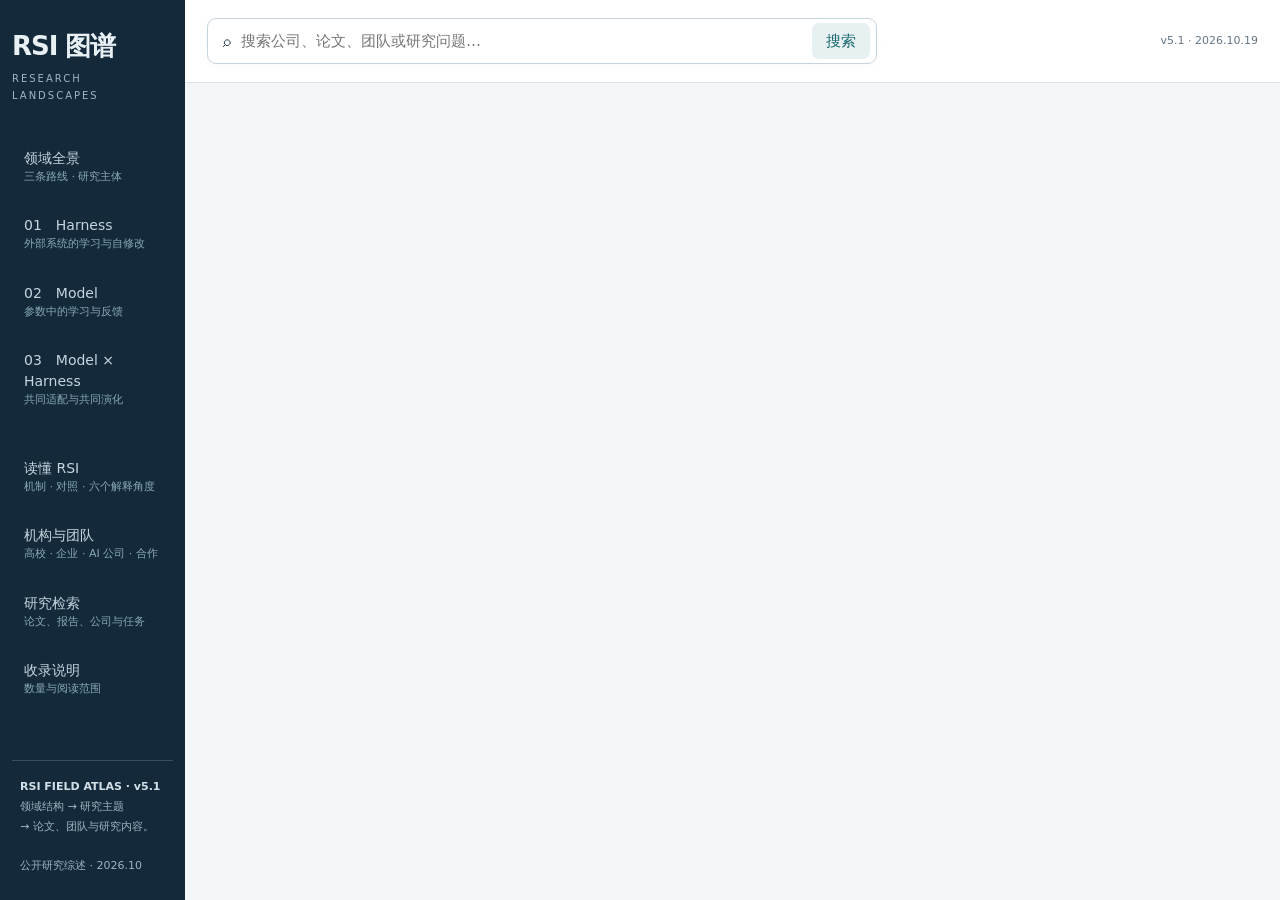
<file: scripts/atlas-template.html>
<!doctype html><html lang="zh-CN"><head><meta charset="utf-8"><meta name="viewport" content="width=device-width,initial-scale=1"><title>RSI 领域知识图谱 v5.1 · Harness / Model / Co-evolution</title><style>
:root{--ink:#193047;--muted:#647585;--line:#dce4e8;--bg:#f4f6f7;--h:#187c80;--m:#7253a0;--x:#bd7036;--paper:#fff;--soft:#edf2f4}*{box-sizing:border-box}body{margin:0;background:var(--bg);color:var(--ink);font:15px/1.75 system-ui,-apple-system,"Segoe UI","Microsoft YaHei",sans-serif}button,input,select{font:inherit}button,a{touch-action:manipulation}button{cursor:pointer;color:inherit}button:focus-visible,a:focus-visible,input:focus-visible,select:focus-visible,[tabindex]:focus-visible{outline:3px solid #d1a346;outline-offset:3px}a{color:var(--h);text-decoration:none}a:hover{text-decoration:underline}button{border:1px solid var(--line);background:white;border-radius:7px;padding:7px 12px}button:hover{background:#edf4f5}button:disabled{opacity:.45;cursor:default}.shell{display:grid;grid-template-columns:216px minmax(0,1fr);min-height:100vh}.sidebar{height:100vh;position:sticky;top:0;background:#142a3b;color:#e8f0f4;padding:29px 18px;display:flex;flex-direction:column}.brand{font-size:26px;font-weight:760;letter-spacing:-1px}.brand small{display:block;font-size:10px;font-weight:500;letter-spacing:2px;color:#9bb8c5}.nav{display:grid;gap:6px;margin-top:31px}.nav button{text-align:left;background:transparent;border:0;color:#c5d5de;padding:12px;font-size:14px;line-height:1.5}.nav button small{display:block;font-size:11px;color:#88a8b9}.nav button.active{background:#274758;color:white;box-shadow:inset 3px 0 #68c6c2}.nav button:hover{background:#203b4d}.nav .separate{margin-top:19px}.sidebar-note{margin-top:auto;font-size:11px;color:#9cb4c1;border-top:1px solid #345062;padding:16px 8px 0;line-height:1.8}.sidebar-note b{color:#d3e0e7}.body{min-width:0}.topbar{height:83px;padding:17px 33px;display:flex;align-items:center;gap:22px;border-bottom:1px solid var(--line);background:#ffffffed;position:sticky;top:0;z-index:5;backdrop-filter:blur(12px)}.searchbox{display:flex;align-items:center;gap:10px;max-width:670px;width:100%;border:1px solid #c8d4dc;border-radius:9px;padding:0 6px 0 15px;background:white;box-shadow:0 3px 12px #122c3e05}.searchbox input{border:0;outline:none;padding:9px 0;min-width:0;flex:1;background:transparent;color:var(--ink)}.searchbox button{border:0;background:#e8f1f1;color:#16676e;padding:5px 14px}.date{font-size:11px;color:var(--muted);white-space:nowrap;margin-left:auto}.content{padding:36px 34px 65px;max-width:1600px;margin:auto}.eyebrow{font-size:11px;letter-spacing:2px;color:var(--h);font-weight:750;margin-bottom:10px}h1{font-size:34px;line-height:1.35;letter-spacing:-.7px;margin:0 0 13px}h2{font-size:21px;line-height:1.5;margin:0 0 14px}h3{font-size:17px;line-height:1.5;margin:0 0 10px}p{margin:0 0 13px}.lead{font-size:16px;color:#566c7b;max-width:980px}.muted,.small{color:var(--muted)}.small{font-size:12px}.kicker{font-size:11px;letter-spacing:1.7px;font-weight:750}.route-cards{display:grid;grid-template-columns:repeat(3,minmax(0,1fr));gap:18px;margin:28px 0}.route-card{background:white;border:1px solid var(--line);border-top:3px solid var(--accent);border-radius:10px;overflow:hidden;display:flex;flex-direction:column}.route-card .inside{padding:22px 23px 14px}.route-card h2{font-size:23px;margin:5px 0 2px}.route-card .zh{font-size:13px;color:var(--muted);margin-bottom:13px}.count-row{display:flex;align-items:baseline;gap:7px;margin:9px 0}.count-row b{font-size:34px;font-weight:650;color:var(--accent)}.count-row span{font-size:12px;color:var(--muted)}.route-card .mini{width:100%;height:186px;background:#fafcfc;border-block:1px solid #edf1f3}.route-card .enter{border:0;border-radius:0;margin-top:auto;padding:13px 23px;text-align:left;color:var(--accent);font-weight:650}.route-card p{font-size:13px;line-height:1.8;min-height:69px}.summary-strip{display:grid;grid-template-columns:repeat(4,1fr);background:#eaf0f2;border:1px solid #dce5e8;border-radius:9px;padding:17px 23px;gap:16px}.summary-strip b{display:block;font-size:23px;font-weight:650}.summary-strip span{font-size:12px;color:var(--muted)}.twocol{display:grid;grid-template-columns:1.2fr 1fr;gap:24px;margin-top:28px}.panel{background:white;border:1px solid var(--line);border-radius:10px;padding:23px}.panel p{font-size:13px}.feature{padding:11px 0;border-bottom:1px solid #edf0f2}.feature:last-child{border:0}.feature strong{font-size:14px}.feature p{margin:3px 0;color:var(--muted);font-size:13px}.legend{display:flex;gap:16px;flex-wrap:wrap;font-size:11px;color:var(--muted);align-items:center}.line{display:inline-block;width:24px;border-top:2px solid #315f80;vertical-align:middle;margin-right:5px}.line.compare{border-color:#bd8642;border-top-style:dashed}.line.member{border-color:#b7c9ce}.route-head{border-left:4px solid var(--accent);padding-left:19px;margin:1px 0 21px}.route-head .lead{font-size:14px;max-width:1100px}.route-stats{display:flex;gap:8px;flex-wrap:wrap;margin:14px 0}.pill,.badge{display:inline-block;padding:3px 9px;background:#eef3f4;border:1px solid #dce6e9;border-radius:15px;font-size:11px;line-height:1.65}.pill.methods,.badge.methods{background:#e7f3ef;border-color:#bdd8cd;color:#276653}.pill.screened,.badge.screened{background:#f9f2e7;border-color:#e9d8b9;color:#8b622f}.badge.small-scale{background:#f1eef7;border-color:#d8cde9;color:#7253a0}.reading-paths{display:grid;grid-template-columns:repeat(3,1fr);gap:14px;margin-bottom:22px}.path{border:1px solid var(--line);background:white;border-radius:8px;padding:15px 17px}.path h3{font-size:14px}.path p{font-size:12px;color:var(--muted)}.path-links{display:flex;gap:5px;flex-wrap:wrap}.path-links button{font-size:11px;padding:3px 7px;border-radius:4px}.toolbar{display:flex;gap:9px;flex-wrap:wrap;align-items:center;margin-bottom:12px}.toolbar select{max-width:250px;border:1px solid #cddae1;background:white;border-radius:6px;padding:6px 9px;color:var(--ink);font-size:12px}.toolbar label{font-size:12px;color:var(--muted);display:flex;align-items:center;gap:5px}.toolbar .spacer{flex:1}.toolbar button{font-size:12px;padding:5px 10px}.graph-layout{display:grid;grid-template-columns:minmax(0,1fr) 292px;gap:17px;align-items:start}.graph-panel{border:1px solid #ccd9df;border-radius:9px;background:white;overflow:hidden}.graph-top{padding:13px 15px;display:flex;align-items:center;gap:15px;border-bottom:1px solid var(--line);font-size:12px}.graph-top b{font-size:13px}.graph-viewport{height:670px;overflow:auto;background:#f9fbfc;scrollbar-color:#b7cbd3 #edf1f4;position:relative}.graph-svg{font-family:system-ui,-apple-system,"Segoe UI","Microsoft YaHei",sans-serif;display:block;max-width:none;touch-action:auto}.graph-svg .node{cursor:pointer;outline:none}.graph-svg .work rect{fill:white;stroke:#c8d6df;stroke-width:1.25}.graph-svg .work.screened rect{stroke-dasharray:4 3}.graph-svg .work.selected rect{stroke:var(--accent);stroke-width:3;fill:#f1f8f7}.graph-svg .node:hover rect,.graph-svg .node:focus rect{stroke:#385f78;stroke-width:2.5}.graph-svg .node.dim{opacity:.25}.graph-svg .wire{fill:none;stroke:#bacbd2;stroke-width:1;opacity:.52}.graph-svg .paper-edge{fill:none;stroke:#3f698a;stroke-width:1.6;opacity:.62}.graph-svg .paper-edge.analytic{stroke:#b58445;stroke-dasharray:6 4}.graph-svg .paper-edge.focus{stroke-width:3;opacity:1}.graph-svg .paper-edge.dim{opacity:.08}.edge-hit{fill:none;stroke:transparent;stroke-width:15;cursor:pointer}.topic rect{fill:#eaf2f4;stroke:#bcd1d8;stroke-width:1.2}.topic text{font-size:15px;font-weight:650;fill:#284c61}.inspector{background:white;border:1px solid var(--line);border-radius:9px;padding:19px;max-height:725px;overflow:auto;position:sticky;top:101px}.inspector h2{font-size:19px;overflow-wrap:anywhere}.inspector p{font-size:13px}.inspector .label{font-size:10px;color:var(--muted);letter-spacing:1px;margin:17px 0 5px}.primary{background:#1a6272;color:white;border-color:#1a6272;width:100%;margin:7px 0}.primary:hover{background:#24566a}.org-tags{display:flex;gap:5px;flex-wrap:wrap;margin:8px 0}.org-tags button{font-size:10px;padding:3px 7px;border-radius:4px;color:#456278}.relation-item{border-top:1px solid var(--line);padding:11px 0;text-align:left}.relation-item button{border:0;padding:0;background:none;text-align:left;font-size:13px;color:var(--h)}.relation-item .small{font-size:10px}.relation-item p{font-size:12px;margin:4px 0}.context-box{background:#f0f5f6;padding:12px;border-radius:6px;margin:12px 0;font-size:12px}.graph-caption{padding:11px 15px;font-size:11px;color:var(--muted);border-top:1px solid var(--line)}details{margin-top:19px;border:1px solid var(--line);border-radius:8px;background:white}summary{cursor:pointer;padding:13px 17px;font-size:13px;font-weight:650}.details-body{padding:0 17px 15px}.related-strip{display:flex;gap:8px;flex-wrap:wrap}.related-strip button{font-size:12px;padding:5px 9px}.results-grid{display:grid;grid-template-columns:repeat(2,minmax(0,1fr));gap:14px}.result-card{background:white;border:1px solid var(--line);border-left:3px solid var(--accent,#8a9baa);border-radius:7px;padding:17px 19px;text-align:left}.result-card h3{font-size:17px;color:#185c7b;margin:8px 0 5px}.result-card .snippet{font-size:13px;margin:8px 0;color:#3e566b}.result-card .team{font-size:11px;color:var(--muted)}.result-card .bottom{display:flex;justify-content:space-between;align-items:center;margin-top:11px}.result-card button{font-size:11px;padding:4px 8px}.query-info{font-size:13px;color:var(--muted);margin:12px 0 18px}.empty{padding:45px;border:1px dashed #bdcdd6;text-align:center;color:var(--muted);grid-column:1/-1}.paper-modal{width:min(1080px,95vw);max-height:91vh;border:1px solid #ccd9df;border-radius:12px;padding:0;color:var(--ink);box-shadow:0 24px 100px #132c3b35;background:white}.paper-modal::backdrop{background:#122b3d8c;backdrop-filter:blur(3px)}.modal-head{padding:25px 31px 19px;border-bottom:1px solid var(--line);background:#f7f9fa;position:relative}.close{position:absolute;right:17px;top:15px;border:0;background:transparent;font-size:25px;padding:0 8px}.modal-head h2{font-size:26px;margin:7px 35px 6px 0;line-height:1.4}.official-title{font-size:12px;color:var(--muted);max-width:900px}.modal-body{padding:24px 31px 31px}.abstract-question{font-size:18px;line-height:1.65;border-left:3px solid var(--accent);padding-left:16px;margin-bottom:21px}.axis-grid{display:grid;grid-template-columns:1fr 1fr;gap:16px 24px}.axis{border-top:1px solid var(--line);padding-top:13px}.axis h3{font-size:14px;color:#244d64;display:flex;align-items:center;gap:8px;margin-bottom:7px}.axis .letter{font-size:11px;font-weight:700;color:var(--accent);background:#edf3f4;width:25px;height:25px;display:inline-grid;place-items:center;border-radius:4px}.axis p{font-size:14px;line-height:1.9;white-space:pre-line}.card-meta{margin:23px 0;background:#f4f7f8;border:1px solid #e2e8eb;border-radius:7px;padding:15px 18px;font-size:12px}.card-meta p{margin:5px 0}.card-meta b{color:#476373}.source-links{display:flex;gap:8px;flex-wrap:wrap;margin:11px 0}.source-links a{font-size:12px;border:1px solid var(--line);padding:4px 9px;border-radius:5px;background:white}.relationship-grid{display:grid;grid-template-columns:1fr 1fr;gap:0 22px}.backmap{font-size:12px;margin-top:12px}.notice{font-size:12px;color:#53697a;border-left:3px solid #c6d7df;padding:7px 13px;margin:14px 0}.footer{font-size:11px;color:#758997;margin-top:35px;border-top:1px solid var(--line);padding-top:14px}.coverage-table{width:100%;border-collapse:collapse;font-size:13px}.coverage-table th,.coverage-table td{padding:10px;border-bottom:1px solid var(--line);text-align:left}.source-status{font-size:11px;color:#667c89;margin:9px 0}.relation-examples{display:grid;gap:7px}.relation-examples button{text-align:left;font-size:12px}.mini text{font-family:inherit}.graph-toggle{background:#eef4f5;border:1px solid #cfdee5}.graph-toggle.active{background:#d7e8eb}.tablewrap{overflow:auto}.mobile-title{display:none}
@media(min-width:1800px){.content{padding-left:48px;padding-right:48px}}@media(max-width:1280px){.shell{grid-template-columns:185px minmax(0,1fr)}.sidebar{padding:24px 12px}.content{padding:28px 22px}.topbar{padding:15px 22px}.route-cards{gap:11px}.route-card .inside{padding:18px}.graph-layout{grid-template-columns:minmax(0,1fr) 255px}.inspector{padding:15px}.reading-paths{grid-template-columns:1fr 1fr}.route-card p{min-height:92px}.route-card .mini{height:170px}}@media(max-width:1050px){.graph-layout{grid-template-columns:1fr}.inspector{position:static;max-height:450px}.route-cards{grid-template-columns:1fr}.route-card p{min-height:0}.route-card .mini{height:200px}.route-card{display:grid;grid-template-columns:1fr 1fr}.route-card .enter{grid-column:1/-1}.summary-strip{grid-template-columns:1fr 1fr}.twocol{grid-template-columns:1fr}.results-grid{grid-template-columns:1fr}}@media(max-width:700px){.shell{display:block}.sidebar{position:static;height:auto;padding:16px 17px}.brand{font-size:22px}.brand small{display:none}.nav{display:flex;gap:3px;overflow-x:auto;margin-top:13px}.nav button{font-size:12px;white-space:nowrap;padding:8px 10px}.nav button small,.sidebar-note{display:none}.nav .separate{margin-top:0}.topbar{position:sticky;height:66px;padding:10px 15px;gap:4px}.date{display:none}.content{padding:25px 17px}h1{font-size:28px}.route-card{display:flex}.route-cards{gap:17px}.reading-paths,.axis-grid,.relationship-grid{grid-template-columns:1fr}.graph-viewport{height:550px}.modal-head,.modal-body{padding:20px}.modal-head h2{font-size:23px}.abstract-question{font-size:16px}.toolbar .spacer{display:none}.toolbar select{max-width:100%}.source-links a{font-size:11px}.summary-strip{padding:15px}.date{display:none}.graph-top{flex-wrap:wrap}.graph-caption{line-height:1.6}.graph-panel{border-radius:7px}}
@media print{.sidebar,.topbar,.toolbar,.close,.inspector,.footer{display:none}.shell{display:block}.content{padding:0}.graph-viewport{height:auto;overflow:visible}.paper-modal{position:static;display:block;width:100%;max-height:none;box-shadow:none;border:0}.axis{break-inside:avoid}.axis-grid{display:block}body{background:white}}
__DOMAIN_STYLE__
__READER_STYLE__
__INDUSTRY_STYLE__
__ACTOR_STYLE__
__CORPUS_STYLE__
</style></head><body><div class="shell"><aside class="sidebar"><div class="brand">RSI 图谱<small>RESEARCH LANDSCAPES</small></div><nav class="nav" aria-label="研究路线"><button data-nav="overview">领域全景<small>三条路线 · 研究主体</small></button><button data-nav="harness">01　Harness<small>外部系统的学习与自修改</small></button><button data-nav="model">02　Model<small>参数中的学习与反馈</small></button><button data-nav="hybrid">03　Model × Harness<small>共同适配与共同演化</small></button><button data-nav="guide" class="separate">读懂 RSI<small>机制 · 对照 · 六个解释角度</small></button><button data-nav="actors">机构与团队<small>高校 · 企业 · AI 公司 · 合作</small></button><button data-nav="search">研究检索<small>论文、报告、公司与任务</small></button><button data-nav="coverage">收录说明<small>数量与阅读范围</small></button></nav><div class="sidebar-note"><b>RSI FIELD ATLAS · v5.1</b><br>领域结构 → 研究主题<br>→ 论文、团队与研究内容。<br><br>公开研究综述 · 2026.10</div></aside><div class="body"><header class="topbar"><form class="searchbox" id="search-form"><span aria-hidden="true">⌕</span><input id="global-search" type="search" placeholder="搜索公司、论文、团队或研究问题…" aria-label="搜索研究图谱" autocomplete="off"><button type="submit">搜索</button></form><span class="date">v5.1 · 2026.10.19</span></header><main class="content" id="main"></main></div></div><dialog id="paper-dialog" class="paper-modal" aria-labelledby="paper-title"><div id="paper-content"></div></dialog><script id="literature-data" type="application/json">__LITERATURE_DATA__</script><script>
'use strict';
const A=JSON.parse(document.getElementById('literature-data').textContent),W=A.works,BY=new Map(W.map(w=>[w.id,w])),RT=new Map(A.routes.map(r=>[r.id,r])),GM=new Map(A.groups.map(g=>[g.id,g]));
const $=id=>document.getElementById(id),esc=s=>String(s??'').replace(/[&<>"']/g,c=>({'&':'&amp;','<':'&lt;','>':'&gt;','"':'&quot;',"'":'&#39;'}[c]));
const state={page:'overview',route:'harness',mapMode:'domain',concept:null,conceptEdge:null,query:'',searchRoute:'all',searchStatus:'all',searchOrg:'all',group:'all',status:'all',small:false,org:'all',selected:null,edge:null,zoom:.9,edgeMode:'all',showMethods:true};
const titles={methods:'来源研读',screened:'待补原文',archive:'历史 / 背景'};
function readingLabel(w){const c=w.review?.source_coverage;return c==='main_text_and_relevant_appendix'?'原文研读':c==='public_materials'?'公开材料研读':c==='paper_sections_read'?'方法与结果研读':c==='abstract_only'?'仅摘要可得':c==='unavailable'?'原文未取回':titles[w.status];}
const color=id=>RT.get(id)?.color||'#748899';const routeName=id=>RT.get(id)?.title||(id==='crosscut'?'跨路线评测 / 理论':'历史 / 背景');
const related=id=>A.relations.filter(e=>e.source===id||e.target===id);
const badge=w=>`<span class="badge ${esc(w.status)}">${readingLabel(w)}</span><span class="badge">${esc(w.scope_label)}</span>${w.placement==='small'?'<span class="badge small-scale">&lt;27B 补充机制</span>':(['model','hybrid'].includes(w.route)&&w.scale_status==='unverified'?'<span class="badge">训练规模待核</span>':'')}`;
const orgButtons=w=>`<div class="org-tags">${w.organizations.length?w.organizations.map(o=>`<button data-team="${esc(o)}">${esc(o)}</button>`).join(''):`<span class="small">${esc(w.team)}</span>`}</div>`;
const methodTags=w=>w.methods.filter(id=>GM.has(id)).map(id=>`<span class="badge">${esc(GM.get(id).title)}${GM.get(id).route!==w.route?' · '+routeName(GM.get(id).route):''}</span>`).join('');
const norm=s=>String(s).normalize('NFKC').toLowerCase().replace(/[-–—×·]/g,' ');
const aliases={'记忆':'memory mem 记忆','技能':'skill 技能','强化学习':'reinforcement rl 强化学习','微软':'microsoft 微软','谷歌':'google 谷歌','阿里':'alibaba qwen tongyi 阿里','浙大':'zhejiang 浙江 浙大','伯克利':'berkeley 伯克利','字节':'bytedance 字节','自博弈':'self play 自博弈','自训练':'self training 自训练','参数':'model 权重 参数','共演':'coevolution co evolving 共同演化 共演'};
function searchText(w){return norm([w.short,w.title,w.team,...w.actor_ids.flatMap(id=>{const a=ABY.get(id);return [a.name,...a.aliases,...(a.search_aliases||[])]}),workCompanies(w.id).flatMap(c=>[c.name,...c.aliases]).join(' '),w.year,w.summary,w.purpose,w.scope_label,w.classification_note,w.resources,w.sections.map(s=>s.title+' '+s.text).join(' '),w.methods.map(m=>GM.get(m)?.title+' '+GM.get(m)?.description).join(' ')].join(' '));}
function searchWorks(){const terms=norm(state.query).trim().split(/\s+/).filter(Boolean);return W.filter(w=>(state.searchRoute==='all'||w.route===state.searchRoute)&&(state.searchStatus==='all'||w.status===state.searchStatus)&&(state.searchOrg==='all'||w.organizations.includes(state.searchOrg))).map(w=>{const t=searchText(w);const ok=terms.every(q=>t.includes(q)||(aliases[q]&&aliases[q].split(' ').some(v=>t.includes(v))));const title=norm(w.short+' '+w.title);const score=terms.reduce((n,q)=>n+(title.includes(q)?10:t.includes(q)?2:1),0);return {w,ok,score};}).filter(x=>x.ok).sort((a,b)=>b.score-a.score||((a.w.status==='methods'?0:1)-(b.w.status==='methods'?0:1))||b.w.year-a.w.year).map(x=>x.w);}
function selectedWorks(){return W.filter(w=>inResearchFocus(w)&&w.route===state.route&&(state.group==='all'||w.methods.includes(state.group))&&(state.status==='all'||w.status===state.status)&&(state.small||w.placement!=='small')&&(state.org==='all'||w.organizations.includes(state.org)));}
function paperButton(id){const w=BY.get(id);return `<button data-paper="${esc(id)}">${esc(w.short)}</button>`;}
function readingPaths(){return `<div class="reading-paths">${A.paths[state.route].map(p=>`<div class="path"><h3>${esc(p.title)}</h3><p>${esc(p.question)}</p><div class="path-links">${p.ids.map(paperButton).join('')}</div></div>`).join('')}</div>`;}
function paperRouteView(){const r=RT.get(state.route),groups=A.groups.filter(g=>g.route===r.id),orgs=[...new Set(W.filter(w=>w.route===r.id).flatMap(w=>w.organizations))].sort();return `<div class="route-head" style="--accent:${r.color}"><div class="eyebrow">RESEARCH GRAPH / ${r.short}</div><h1>${r.title} <span class="small">${r.zh}</span></h1><p class="lead">${r.definition}</p><p class="small">${r.distinction}</p><div class="route-stats"><span class="pill">${r.counts.catalog} 项路线研究</span><span class="pill methods">${r.counts.methods} 项来源已研读</span>${r.counts.screened?`<span class="pill screened">${r.counts.screened} 项原文待补</span>`:""}</div></div><div class="toolbar">${researchFocusControl()}<select id="group-filter" aria-label="研究问题"><option value="all">全部问题与方法</option>${groups.map(g=>`<option value="${g.id}" ${state.group===g.id?'selected':''}>${g.title}</option>`).join('')}</select><select id="status-filter" aria-label="阅读范围"><option value="all">全部已收录研究</option><option value="methods" ${state.status==='methods'?'selected':''}>来源已研读</option>${r.counts.screened?`<option value="screened" ${state.status==='screened'?'selected':''}>原文待补</option>`:""}</select><select id="org-filter" aria-label="机构与团队"><option value="all">全部机构 / 团队</option>${orgs.map(o=>`<option ${state.org===o?'selected':''}>${esc(o)}</option>`).join('')}</select>${r.id!=='harness'?`<label><input id="small-filter" type="checkbox" ${state.small?'checked':''}>含 &lt;27B 补充机制</label>`:''}<span class="spacer"></span><button data-reset="1">重置</button></div><div class="graph-layout"><section class="graph-panel"><div class="graph-top"><b id="graph-count"></b><span class="spacer"></span><button data-zoom="out" aria-label="缩小">−</button><button data-zoom="reset" id="zoom-label">90%</button><button data-zoom="in" aria-label="放大">＋</button><button data-methods="1" class="graph-toggle ${state.showMethods?'active':''}">方法连线</button></div><div class="graph-viewport" id="graph-viewport" tabindex="0" aria-label="知识图谱，可滚动并点击节点"><div id="graph-canvas"></div></div><div class="graph-caption"><div class="legend"><span><i class="line"></i>原文关系</span><span><i class="line compare"></i>方法对照</span><span><i class="line member"></i>问题 / 方法关联</span>${r.counts.screened?'<span>虚线边框：原文待补</span>':''}</div><p style="margin:7px 0 0">点击节点突出相邻研究；点击连线读取关系。图外的跨路线关系也会在右侧列出。拖动滚动条或用触控板浏览全图。</p></div></section><aside id="inspector" class="inspector"></aside></div><details open><summary>建议阅读路径：问题与代表工作</summary><div class="details-body">${readingPaths()}</div></details><details><summary>跨路线的评测、理论与反例</summary><div class="details-body"><p class="small">这些工作用于理解与检验三条路线，不作为第四类系统路线。</p><div class="related-strip">${W.filter(w=>w.route==='crosscut').map(w=>paperButton(w.id)).join('')}</div></div></details>${r.counts.small?`<details><summary>${r.counts.small} 项已确认低于 27B 的补充机制</summary><div class="details-body"><p class="small">按既定规模范围默认不进入主图；规模条件不代表质量判断。</p><div class="related-strip">${W.filter(w=>w.route===r.id&&w.placement==='small').map(w=>paperButton(w.id)).join('')}</div></div></details>`:''}`;}
function wrap(s,n=24,max=2){const chars=Array.from(s),lines=[];let l='',units=0;for(const c of chars){const u=/[\u0000-\u00ff]/.test(c)?0.56:1;if(units+u>n){lines.push(l);l='';units=0;}l+=c;units+=u;}if(l)lines.push(l);if(lines.length>max){lines.length=max;lines[max-1]=lines[max-1].slice(0,-1)+'…';}return lines;}
function svgLines(text,x,y,opts={}){const lines=wrap(text,opts.width||24,opts.max||2);return `<text x="${x}" y="${y}" fill="${opts.fill||'#203d52'}" font-size="${opts.size||14}" font-weight="${opts.weight||600}">${lines.map((l,i)=>`<tspan x="${x}" dy="${i?17:0}">${esc(l)}</tspan>`).join('')}</text>`;}
function buildGraph(){const ws=selectedWorks(),active=new Set(ws.map(w=>w.id)),groups=A.groups.filter(g=>g.route===state.route&&(state.group==='all'||g.id===state.group||ws.some(w=>w.cluster===g.id)));const pos=new Map(),hubs=new Map(),parts=[];let baseY=35;const width=1120;
for(let i=0;i<groups.length;i+=2){let maxHeight=0;for(let col=0;col<2;col++){const g=groups[i+col];if(!g)continue;const subset=ws.filter(w=>w.cluster===g.id).sort((a,b)=>a.year-b.year||a.number-b.number);if(!subset.length)continue;const x=25+col*550,h=120+Math.ceil(subset.length/2)*96;maxHeight=Math.max(maxHeight,h);hubs.set(g.id,{x:x+260,y:baseY+39});parts.push(`<rect x="${x}" y="${baseY}" width="525" height="${h}" rx="11" fill="#f3f7f8" stroke="#e0e8ed"/><g class="node topic" data-group="${g.id}" role="button" tabindex="0" aria-label="${esc(g.title)}"><rect x="${x+20}" y="${baseY+16}" width="485" height="46" rx="7"/><text x="${x+34}" y="${baseY+45}">${esc(g.title)}</text><text x="${x+486}" y="${baseY+45}" text-anchor="end" font-size="12">${subset.length}</text><title>${esc(g.description)}</title></g>`);subset.forEach((w,k)=>pos.set(w.id,{x:x+18+(k%2)*249,y:baseY+88+Math.floor(k/2)*96,w:240,h:80}));}baseY+=maxHeight+29;}
const height=Math.max(baseY+15,230);let wires='',links='',cards='';const neighbors=new Set(state.selected?[state.selected,...related(state.selected).flatMap(e=>[e.source,e.target])]:[]);
if(state.showMethods)for(const w of ws)for(const m of w.methods){const p=pos.get(w.id),h=hubs.get(m);if(!p||!h)continue;const dim=state.selected&&!neighbors.has(w.id);wires+=`<path class="wire" style="opacity:${dim?.08:.38}" d="M${h.x} ${h.y+23} C${h.x} ${p.y-12} ${p.x+120} ${p.y-20} ${p.x+120} ${p.y}"/>`;}
for(const e of A.relations){if(!active.has(e.source)||!active.has(e.target))continue;const p=pos.get(e.source),q=pos.get(e.target);if(!p||!q)continue;const x1=p.x+p.w/2,y1=p.y+p.h/2,x2=q.x+q.w/2,y2=q.y+q.h/2;const opposite=Math.abs(x1-x2)>300;let d;if(opposite){const dir=x2>x1?1:-1;d=`M${x1+dir*120} ${y1} C${x1+dir*175} ${y1} ${x2-dir*175} ${y2} ${x2-dir*120} ${y2}`;}else{const offset=(x1<x2?-1:1)*45;d=`M${x1+118} ${y1} C${Math.max(x1,x2)+165+offset} ${y1} ${Math.max(x1,x2)+165+offset} ${y2} ${x2+118} ${y2}`;}
 const focus=state.edge===e.id||(state.selected&&(e.source===state.selected||e.target===state.selected));const dim=(state.selected||state.edge)&&!focus;links+=`<path d="${d}" ${e.kind!=='method_comparison'?'marker-end="url(#relation-arrow)"':''} class="paper-edge ${e.kind==='method_comparison'?'analytic':''} ${focus?'focus':''} ${dim?'dim':''}"/><path d="${d}" class="edge-hit" data-edge="${e.id}" role="button" tabindex="0" aria-label="${esc(e.label)}"><title>${esc(BY.get(e.source).short+' — '+e.label+' — '+BY.get(e.target).short)}</title></path>`;}
for(const w of ws){const p=pos.get(w.id);if(!p)continue;const dim=state.selected&&!neighbors.has(w.id);const org=w.organizations.length?w.organizations.slice(0,2).join(' / ')+(w.organizations.length>2?' +':''):w.team;cards+=`<g class="node work ${w.status} ${state.selected===w.id?'selected':''} ${dim?'dim':''}" style="--accent:${color(w.route)}" role="button" tabindex="0" data-node="${w.id}" aria-label="${esc(w.short+'，'+w.team)}"><rect x="${p.x}" y="${p.y}" width="${p.w}" height="${p.h}" rx="7"/><circle cx="${p.x+13}" cy="${p.y+16}" r="3" fill="${w.status==='methods'?color(w.route):'#bf965f'}"/><text x="${p.x+23}" y="${p.y+20}" font-size="10" fill="#6c8291">${w.year}</text>${svgLines(w.short,p.x+12,p.y+36,{width:16,max:2,size:13})}${svgLines(org,p.x+12,p.y+72,{width:21,max:1,size:10,weight:400,fill:'#708491'})}<title>${esc(w.title+'\n'+w.team+'\n'+w.purpose)}</title></g>`;}
return {svg:`<svg xmlns="http://www.w3.org/2000/svg" class="graph-svg" width="${width*state.zoom}" height="${height*state.zoom}" viewBox="0 0 ${width} ${height}" role="group" aria-label="${routeName(state.route)} 知识图谱"><defs><marker id="relation-arrow" viewBox="0 0 8 8" refX="7" refY="4" markerWidth="5" markerHeight="5" orient="auto-start-reverse"><path d="M0 0 L8 4 L0 8 Z" fill="#3f698a"/></marker></defs>${parts.join('')}${wires}${links}${cards}${!ws.length?'<text x="60" y="100" fill="#667c8b">没有符合条件的研究。请调整筛选。</text>':''}</svg>`,count:ws.length,pos};}
function relationBlock(e,id){const other=BY.get(e.source===id?e.target:e.source);return `<div class="relation-item"><div class="small">${esc(A.relation_types[e.kind])} · ${esc(e.label)}</div><button data-node="${other.id}">${esc(other.short)}　↗</button><div class="small">${esc(other.team)}</div><p>${esc(e.explanation)}</p><button data-edge="${e.id}" class="small">查看关系依据</button></div>`;}
function inspector(){if(state.edge){const e=A.relations.find(e=>e.id===state.edge),a=BY.get(e.source),b=BY.get(e.target);return `<div class="eyebrow">${esc(A.relation_types[e.kind])}</div><h2>${esc(e.label)}</h2><div class="context-box"><button data-node="${a.id}">${esc(a.short)}</button><p class="small">${esc(a.team)}</p><div>↓ ${e.kind==='method_comparison'?'仅表示下述方法对照':'方向按原文关系说明'}</div><button data-node="${b.id}">${esc(b.short)}</button><p class="small">${esc(b.team)}</p></div><p>${esc(e.explanation)}</p><div class="label">${e.evidence==='survey_comparison'?'比较依据 · 不表示引用或合作':'原文依据'}</div>${e.sources.map((s,i)=>`<p><a href="${esc(s.url)}" target="_blank" rel="noopener">原文 ${i+1} ↗</a><br><span class="small">${esc(s.location)}</span></p>`).join('')}<button data-clear-focus="1">返回整张图</button>`;}
if(state.selected){const w=BY.get(state.selected);return `<div class="eyebrow">${routeName(w.route)} / ${w.year}</div><h2>${esc(w.short)}</h2>${badge(w)}${orgButtons(w)}<div>${methodTags(w)}</div><p>${esc(w.purpose)}</p><p class="small">${esc(w.summary)}</p><button class="primary" data-paper="${w.id}">打开完整阅读卡片</button><button class="backmap" data-locate="${w.id}">在所属路线定位</button><div class="label">与其他工作的联系 · ${related(w.id).length}</div>${related(w.id).map(e=>relationBlock(e,w.id)).join('')||'<p class="small">尚未整理可具名解释的论文关系；所属方法节点已保留。没有连线不代表没有相关研究。</p>'}<div class="label">团队依据</div><a class="small" href="${esc(w.team_source)}" target="_blank" rel="noopener">${esc(w.team_location||'原文署名 / 官方团队')} ↗</a>`;}
return `<div class="eyebrow">阅读当前图谱</div><h2>从一个具体问题进入。</h2><p>点击方法标题收拢相关工作；点击论文突出相邻研究；点击连线查看关系和来源。</p><div class="label">图中的联系</div><p class="small">论文可连接多个方法节点，因此不是单一分类树。机构署名可从论文标签进入，也可用上方机构筛选查看同一团队的研究分布。</p><div class="label">阅读状态</div><p><span class="badge methods">来源已研读</span> 方法、实验、限制和关系已逐项分析；具体原文范围见卡片。</p><div class="notice">图中包含直接自改进、相关学习机制与 AI4AI 支撑。它们不具有相同的递归深度。</div>`;}
function drawGraph(){if(!$('graph-canvas'))return;const v=$('graph-viewport'),x=v.scrollLeft,y=v.scrollTop,g=buildGraph();$('graph-canvas').innerHTML=g.svg;$('graph-count').textContent=`当前显示 ${g.count} / ${RT.get(state.route).counts.catalog} 项`;$('zoom-label').textContent=Math.round(state.zoom*100)+'%';$('inspector').innerHTML=inspector();v.scrollLeft=x;v.scrollTop=y;}
function resultCard(w){return `<article class="result-card" style="--accent:${color(w.route)}"><div class="small">${routeName(w.route)} · ${w.year} · 文献编号 ${String(w.number).padStart(3,'0')}</div><h3><a href="#paper=${w.id}" data-paper="${w.id}">${esc(w.short)}</a></h3><div class="team">${esc(w.team)}</div><p class="snippet">${esc(w.summary)}</p><div class="bottom"><div>${badge(w)}</div><div><button data-paper="${w.id}">阅读</button>${RT.has(w.route)?` <button data-locate="${w.id}">图中定位</button>`:''}</div></div></article>`;}
function searchView(){const orgs=A.institutions;return `<div class="eyebrow">LITERATURE SEARCH</div><h1>${state.query?'研究检索':'全部研究目录'}</h1><p class="lead">检索论文、技术报告、产品机制、公司、团队、方法和卡片正文。文献编号用于引用，不是排名，也不是核心论文数量。</p><div class="toolbar"><select id="search-route" aria-label="筛选路线"><option value="all">全部路线与参考</option>${[...A.routes.map(r=>({id:r.id,title:r.title})),{id:'crosscut',title:'跨路线评测 / 理论'},{id:'archive',title:'历史 / 背景'}].map(r=>`<option value="${r.id}" ${state.searchRoute===r.id?'selected':''}>${r.title}</option>`).join('')}</select><select id="search-status" aria-label="筛选阅读深度"><option value="all">全部阅读状态</option>${Object.entries(titles).map(([id,t])=>`<option value="${id}" ${state.searchStatus===id?'selected':''}>${t}</option>`).join('')}</select><select id="search-org" aria-label="筛选机构"><option value="all">全部机构 / 团队</option>${orgs.map(o=>`<option ${state.searchOrg===o.label?'selected':''}>${esc(o.label)}</option>`).join('')}</select><button data-clear-search="1">清除筛选</button></div><div id="search-company-results"></div><div class="query-info" id="query-info"></div><div class="results-grid" id="results"></div>`;}
function drawResults(){const results=searchWorks();$('search-company-results').innerHTML=searchCompanyPanel();$('query-info').textContent=`${state.query?'“'+state.query+'” · ':''}${results.length} 项结果 / ${W.length} 项参考目录`;$('results').innerHTML=results.map(resultCard).join('')||'<div class="empty">没有匹配结果。可尝试论文简称、机构名或算法关键词。</div>';}
function legacyCoverage(){const rc=A.reading_coverage,pool=A.discovery_coverage;return `<div class="eyebrow">CORPUS & PRIMARY-SOURCE READING</div><h1>目录、研读与检索范围</h1><p class="lead">先看原文支持的机制与结果，再决定它在图谱中的位置。收录数量、阅读深度、研究贡献分别呈现。</p><div class="summary-strip"><div><b>${W.length}</b><span>目录记录，含历史背景</span></div><div><b>${rc.main_text_and_relevant_appendix}</b><span>主文、实验及相关附录研读</span></div><div><b>${rc.paper_sections_read||0}</b><span>选定主文方法与结果研读</span></div><div><b>${rc.public_materials}</b><span>公开发布材料研读</span></div></div><section class="panel" style="margin-top:25px"><h2>按路线查看实际阅读范围</h2><div class="tablewrap"><table class="coverage-table"><thead><tr><th>研究位置</th><th>收录</th><th>论文原文</th><th>方法与结果段落</th><th>公开材料</th><th>仅读摘要 / 未读</th></tr></thead><tbody>${[...A.routes.map(r=>[r.id,r.title]),['crosscut','跨路线评测 / 理论'],['archive','历史 / 背景']].map(([id,title])=>{const ws=W.filter(w=>w.route===id),full=ws.filter(w=>w.review?.source_coverage==='main_text_and_relevant_appendix').length,pub=ws.filter(w=>w.review?.source_coverage==='public_materials').length,part=ws.filter(w=>w.review?.source_coverage==='paper_sections_read').length;return `<tr><td>${title}</td><td>${ws.length}</td><td>${full}</td><td>${part}</td><td>${pub}</td><td>${ws.length-full-part-pub}</td></tr>`;}).join('')}</tbody></table></div><p class="small" style="margin-top:15px">当前逐项记录覆盖主文、方法、实验对照、关键结果及相关技术附录；承接既有研读的项目也补齐必要原文复核。公开材料研读以实际取得的报告、文档、代码或正式发布为界，未公开的细节仍保持未知。卡片列出具体章节、模型角色和结论边界；文献分析不等于独立实验复现。</p></section><section class="panel" style="margin-top:24px"><h2>检索线索与阅读目录是什么关系？</h2><p>检索池是 ${pool.total} 条 arXiv 文献入口，来源于公开文献索引。按 arXiv 编号匹配，${pool.overlap} 条已对应目录，${pool.unmatched} 条尚未对应。目录还含官网报告、仓库及历史来源，不能用两组总数直接相减来计算“淘汰数”。</p><p>未入图的工作分别记录相关性与继续阅读的理由。范围外表示研究对象不符合本图范围；基础方法、评测与综述有各自用途。<b>没有把未收录论文判定为低质量。</b></p>${discoveryView()}</section><div class="twocol"><section class="panel"><h2>三条路线与研究作用</h2>${A.routes.map(r=>`<div class="feature"><strong>${r.title}</strong><p>${r.definition}</p></div>`).join('')}<p class="small">同一论文可有多个实验分支；主位置按核心更新对象确定，其他分支通过跨路线主题挂接。自改进系统、AI4AI支撑、评测和背景材料分别标明。</p></section><section class="panel"><h2>怎样比较贡献</h2><div class="feature"><strong>机制</strong><p>改了什么、保持什么、谁产生反馈、什么进入下一轮。</p></div><div class="feature"><strong>证据</strong><p>实际训练对象、任务与划分、比较基线、消融、成本和迁移结果。</p></div><div class="feature"><strong>关系</strong><p>原文明示的采用、扩展与比较附来源；综述的方法对照单独标记。</p></div><p class="small">≥27B是Model/混合路线的重点显示偏好。固定教师、评价器和推理模型不算实际训练规模；小于门槛的研究仍保留完整阅读卡片。</p></section></div>`;}

function openPaper(id){const w=BY.get(id);if(!w)return;const rels=related(id);$('paper-content').innerHTML=`<div class="modal-head" style="--accent:${color(w.route)}"><button class="close" data-close="1" aria-label="关闭阅读卡片">×</button><div class="eyebrow">${routeName(w.route)} · ${w.year} · 文献 ${String(w.number).padStart(3,'0')}</div><h2 id="paper-title">${esc(w.short)}</h2><div class="official-title">${esc(w.title)}</div>${participantHeader(w)}<div>${badge(w)}</div></div><div class="modal-body" style="--accent:${color(w.route)}"><p class="abstract-question">${esc(w.purpose)}</p>${readerGap(w)}${corpusSelectionNote(w)}${readerCardBrief(w)}<div class="axis-grid">${w.sections.map(s=>`<section class="axis"><h3><span class="letter">${s.axis}</span>${esc(s.title)}</h3><p>${esc(s.text)}</p></section>`).join('')}</div>${readerEvidence(w)}<div class="card-meta">${w.resources?`<p><b>实验与资源</b>　${esc(w.resources)}</p>`:''}${w.models.length?`<p><b>实际模型</b>　${w.models.map(m=>esc(m.name)+(m.role?'（'+esc(m.role)+'）':'')+': '+(m.total_b?esc(m.total_b)+'B 总参数':esc(m.size_label||'总参数未公开核准'))+(m.active_b?' / '+esc(m.active_b)+'B 激活':'')).join('；')}</p>`:''}${w.parameter_note?`<p><b>规模依据</b>　${esc(w.parameter_note)}</p>`:''}<p><b>研究问题</b>　${methodTags(w)||routeName(w.route)}</p><p><b>路线位置</b>　${esc(w.classification_note)}</p><p><b>阅读位置</b>　${esc(w.source_location)}</p><p><b>阅读范围</b>　${esc(w.reading_note)}</p>${paperDomainTags(w.id)}${paperCompanyLinks(w.id)}<p><b>原始署名</b>　${esc(w.team)}</p><p><b>团队依据</b>　<a href="${esc(w.team_source)}" target="_blank" rel="noopener">${esc(w.team_location||'论文署名 / 官方团队说明')} ↗</a></p></div>${rels.length?`<h3>在研究图谱中的关系</h3><div class="relationship-grid">${rels.map(e=>relationBlock(e,w.id)).join('')}</div>`:''}<h3 style="margin-top:23px">原文与项目</h3><div class="source-links">${w.sources.map((url,i)=>`<a href="${esc(url)}" target="_blank" rel="noopener">${i===0?'主要原文':url.includes('github.com')?'代码 / 项目':url.includes('huggingface.co')?'模型 / 配置':'来源 '+(i+1)} ↗</a>`).join('')}</div>${RT.has(w.route)?`<button class="backmap" data-locate="${w.id}">在 ${routeName(w.route)} 图谱中定位 →</button>`:''}</div>`;if(!$('paper-dialog').open)$('paper-dialog').showModal();$('paper-dialog').scrollTop=0;}
function closePaper(){if($('paper-dialog').open)$('paper-dialog').close();}
function setPage(page){closePaper();state.mapMode='domain';state.concept=null;state.conceptEdge=null;state.domainOrg='all';state.domainKind='all';state.domainStatus='all';state.domainPage=1;if(RT.has(page)){state.route=page;state.page='route';state.group='all';state.org='all';state.status='all';state.selected=null;state.edge=null;}else state.page=page;render();window.scrollTo({top:0,behavior:'instant'});}
function locate(id){const w=BY.get(id);if(!w)return;if(!RT.has(w.route)){openPaper(id);return;}closePaper();state.mapMode='papers';state.page='route';state.route=w.route;state.group='all';state.org='all';state.status='all';if(w.placement==='small')state.small=true;if(corpusSelection(w)!=='core')state.researchFocus='all';state.selected=id;state.edge=null;render();const p=buildGraph().pos.get(id);if(p){$('graph-viewport').scrollTop=Math.max(0,p.y*state.zoom-100);$('graph-viewport').scrollLeft=Math.max(0,p.x*state.zoom-100);}window.scrollTo({top:300,behavior:'smooth'});}
function selectNode(id){const w=BY.get(id);if(!w)return;if(state.page!=='route'||w.route!==state.route||state.mapMode!=='papers'){locate(id);return;}state.selected=id;state.edge=null;drawGraph();}
function selectEdge(id){const wasDomain=state.mapMode!=='papers';state.mapMode='papers';const e=A.relations.find(e=>e.id===id);if(!e)return;closePaper();if(state.page!=='route'){const w=BY.get(e.target);state.route=RT.has(w.route)?w.route:BY.get(e.source).route;state.page='route';state.group='all';state.org='all';render();}else if(wasDomain)render();state.edge=id;state.selected=null;drawGraph();}
function render(){document.querySelectorAll('[data-nav]').forEach(b=>b.classList.toggle('active',b.dataset.nav===(state.page==='route'?state.route:state.page)));$('main').innerHTML=(state.page==='overview'?overview():state.page==='route'?routeView():state.page==='search'?searchView():state.page==='actors'?actorsView():state.page==='companies'?companiesView():state.page==='guide'?guideView():coverage())+`<div class="footer">RSI 公开研究综述 · ${A.updated} · v5.1 · 领域结构、论文关系与逐篇研究内容 · 原始来源可追溯。</div>`;if(state.page==='route')drawGraph();if(state.page==='search')drawResults();if(state.page==='companies')drawCompanies();if(state.page==='actors')drawActors();}
$('search-form').addEventListener('submit',ev=>{ev.preventDefault();state.query=$('global-search').value;state.searchPage=1;state.page='search';closePaper();render();});
document.addEventListener('change',ev=>{const x=ev.target;const map={'group-filter':'group','status-filter':'status','org-filter':'org','search-route':'searchRoute','search-status':'searchStatus','search-org':'searchOrg'};if(map[x.id]){state[map[x.id]]=x.value;state.selected=null;state.edge=null;if(state.page==='route')drawGraph();else drawResults();}if(x.id==='small-filter'){state.small=x.checked;state.selected=null;state.edge=null;drawGraph();}});
document.addEventListener('click',ev=>{const el=ev.target.closest('[data-nav],[data-node],[data-paper],[data-edge],[data-locate],[data-team],[data-group],[data-close],[data-reset],[data-clear-focus],[data-zoom],[data-methods],[data-clear-search]');if(!el)return;ev.preventDefault();const d=el.dataset;if(d.nav){setPage(d.nav);return;}if(d.close){closePaper();return;}if(d.paper){openPaper(d.paper);return;}if(d.locate){locate(d.locate);return;}if(d.node){closePaper();selectNode(d.node);return;}if(d.edge){selectEdge(d.edge);return;}if(d.team){closePaper();state.searchOrg=d.team;state.searchRoute='all';state.searchStatus='all';state.query='';$('global-search').value='';state.page='search';render();return;}if(d.group){state.group=state.group===d.group?'all':d.group;state.selected=null;state.edge=null;render();return;}if(d.reset){state.group='all';state.org='all';state.status='all';state.small=false;state.selected=null;state.edge=null;render();return;}if(d.clearFocus){state.selected=null;state.edge=null;drawGraph();return;}if(d.zoom){state.zoom=d.zoom==='reset'?.9:Math.max(.45,Math.min(1.8,state.zoom+(d.zoom==='in'?.15:-.15)));drawGraph();return;}if(d.methods){state.showMethods=!state.showMethods;el.classList.toggle('active',state.showMethods);drawGraph();return;}if(d.clearSearch){state.query='';state.searchOrg='all';state.searchRoute='all';state.searchStatus='all';$('global-search').value='';render();}});
document.addEventListener('keydown',ev=>{if(ev.key==='/'&&!/INPUT|TEXTAREA|SELECT/.test(ev.target.tagName||'')){ev.preventDefault();$('global-search').focus();}if((ev.key==='Enter'||ev.key===' ')&&ev.target.matches?.('svg [data-node],svg [data-edge],svg [data-group]')){ev.preventDefault();ev.target.dispatchEvent(new MouseEvent('click',{bubbles:true}));}});
__DOMAIN_SCRIPT__
__INDUSTRY_SCRIPT__
__READER_SCRIPT__
__ACTOR_SCRIPT__
__CORPUS_SCRIPT__
render();try{const p=new URLSearchParams(window.location.hash.slice(1));if(p.has('paper')&&BY.has(p.get('paper')))openPaper(p.get('paper'));else if(p.has('entry')&&CRBY.has(p.get('entry')))openCorpusEntry(p.get('entry'));else if(p.has('company')&&CBY.has(p.get('company')))openCompany(p.get('company'));else if(RT.has(p.get('route')))setPage(p.get('route'));}catch(e){}
</script></body></html>
</file>
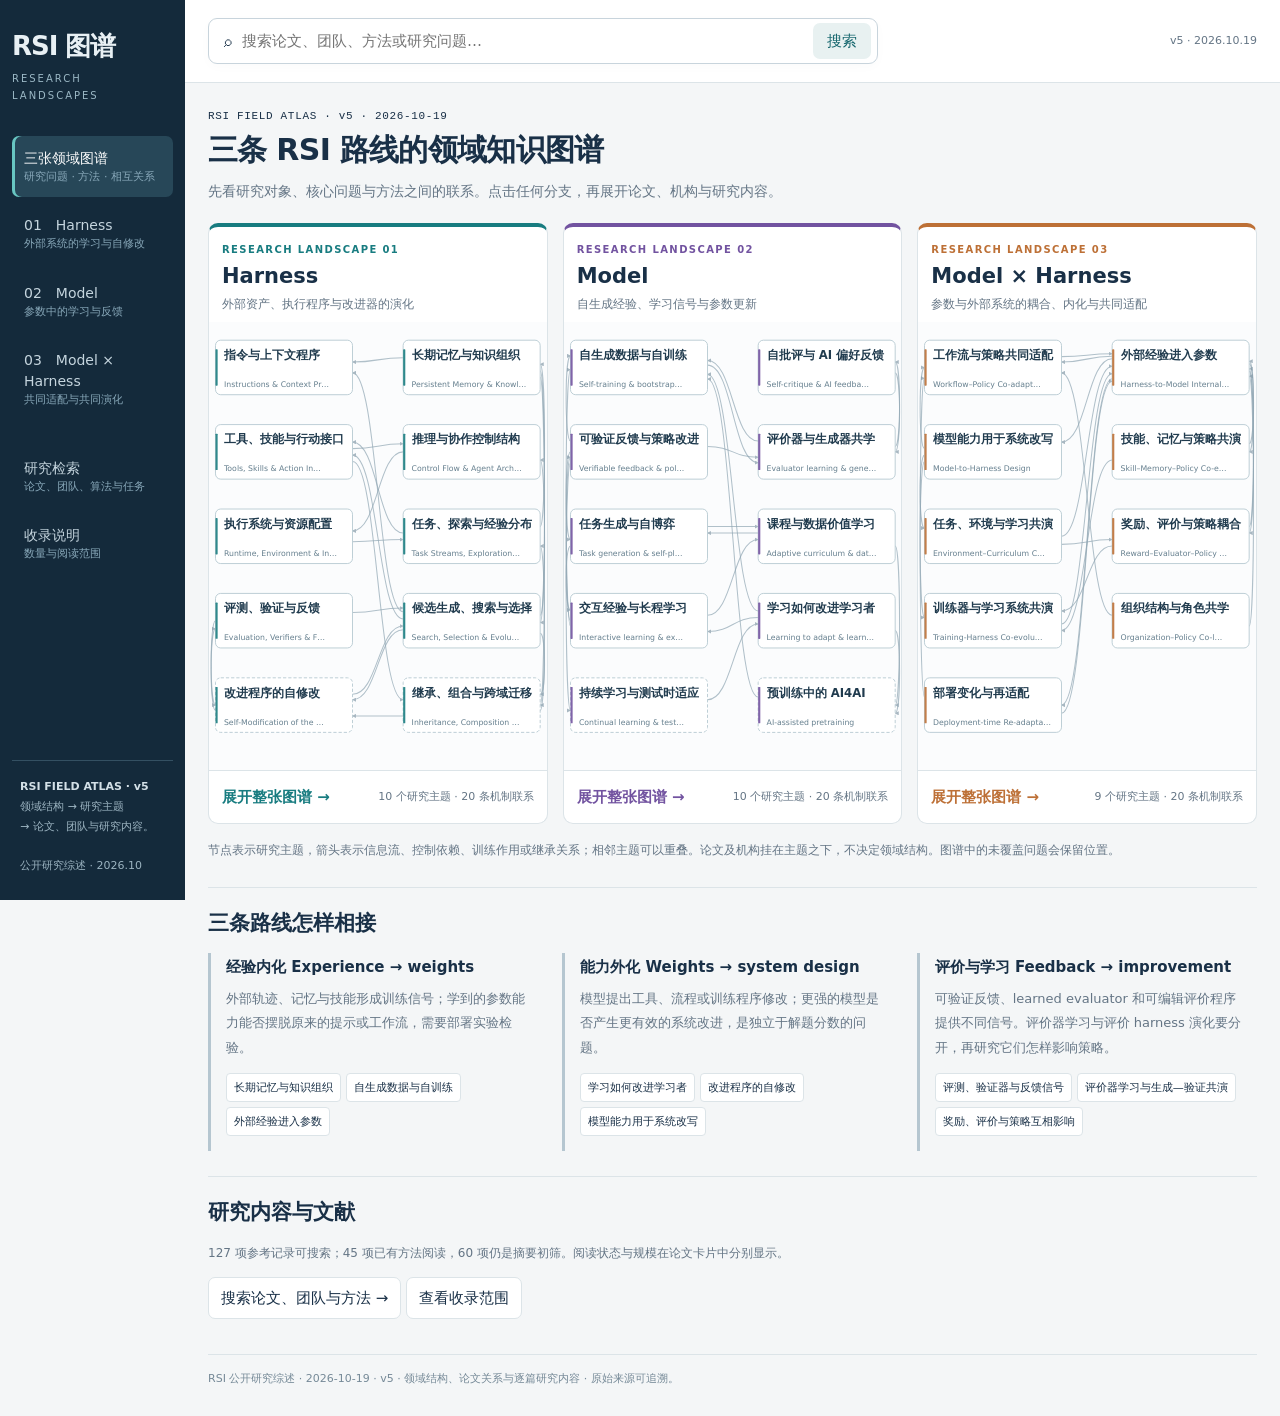
<file: research/atlas/RSI_Field_Atlas_v5.html>
<!doctype html><html lang="zh-CN"><head><meta charset="utf-8"><meta name="viewport" content="width=device-width,initial-scale=1"><title>RSI 领域知识图谱 v5 · Harness / Model / Co-evolution</title><style>
:root{--ink:#193047;--muted:#647585;--line:#dce4e8;--bg:#f4f6f7;--h:#187c80;--m:#7253a0;--x:#bd7036;--paper:#fff;--soft:#edf2f4}*{box-sizing:border-box}body{margin:0;background:var(--bg);color:var(--ink);font:15px/1.75 system-ui,-apple-system,"Segoe UI","Microsoft YaHei",sans-serif}button,input,select{font:inherit}button,a{touch-action:manipulation}button{cursor:pointer;color:inherit}button:focus-visible,a:focus-visible,input:focus-visible,select:focus-visible,[tabindex]:focus-visible{outline:3px solid #d1a346;outline-offset:3px}a{color:var(--h);text-decoration:none}a:hover{text-decoration:underline}button{border:1px solid var(--line);background:white;border-radius:7px;padding:7px 12px}button:hover{background:#edf4f5}button:disabled{opacity:.45;cursor:default}.shell{display:grid;grid-template-columns:216px minmax(0,1fr);min-height:100vh}.sidebar{height:100vh;position:sticky;top:0;background:#142a3b;color:#e8f0f4;padding:29px 18px;display:flex;flex-direction:column}.brand{font-size:26px;font-weight:760;letter-spacing:-1px}.brand small{display:block;font-size:10px;font-weight:500;letter-spacing:2px;color:#9bb8c5}.nav{display:grid;gap:6px;margin-top:31px}.nav button{text-align:left;background:transparent;border:0;color:#c5d5de;padding:12px;font-size:14px;line-height:1.5}.nav button small{display:block;font-size:11px;color:#88a8b9}.nav button.active{background:#274758;color:white;box-shadow:inset 3px 0 #68c6c2}.nav button:hover{background:#203b4d}.nav .separate{margin-top:19px}.sidebar-note{margin-top:auto;font-size:11px;color:#9cb4c1;border-top:1px solid #345062;padding:16px 8px 0;line-height:1.8}.sidebar-note b{color:#d3e0e7}.body{min-width:0}.topbar{height:83px;padding:17px 33px;display:flex;align-items:center;gap:22px;border-bottom:1px solid var(--line);background:#ffffffed;position:sticky;top:0;z-index:5;backdrop-filter:blur(12px)}.searchbox{display:flex;align-items:center;gap:10px;max-width:670px;width:100%;border:1px solid #c8d4dc;border-radius:9px;padding:0 6px 0 15px;background:white;box-shadow:0 3px 12px #122c3e05}.searchbox input{border:0;outline:none;padding:9px 0;min-width:0;flex:1;background:transparent;color:var(--ink)}.searchbox button{border:0;background:#e8f1f1;color:#16676e;padding:5px 14px}.date{font-size:11px;color:var(--muted);white-space:nowrap;margin-left:auto}.content{padding:36px 34px 65px;max-width:1600px;margin:auto}.eyebrow{font-size:11px;letter-spacing:2px;color:var(--h);font-weight:750;margin-bottom:10px}h1{font-size:34px;line-height:1.35;letter-spacing:-.7px;margin:0 0 13px}h2{font-size:21px;line-height:1.5;margin:0 0 14px}h3{font-size:17px;line-height:1.5;margin:0 0 10px}p{margin:0 0 13px}.lead{font-size:16px;color:#566c7b;max-width:980px}.muted,.small{color:var(--muted)}.small{font-size:12px}.kicker{font-size:11px;letter-spacing:1.7px;font-weight:750}.route-cards{display:grid;grid-template-columns:repeat(3,minmax(0,1fr));gap:18px;margin:28px 0}.route-card{background:white;border:1px solid var(--line);border-top:3px solid var(--accent);border-radius:10px;overflow:hidden;display:flex;flex-direction:column}.route-card .inside{padding:22px 23px 14px}.route-card h2{font-size:23px;margin:5px 0 2px}.route-card .zh{font-size:13px;color:var(--muted);margin-bottom:13px}.count-row{display:flex;align-items:baseline;gap:7px;margin:9px 0}.count-row b{font-size:34px;font-weight:650;color:var(--accent)}.count-row span{font-size:12px;color:var(--muted)}.route-card .mini{width:100%;height:186px;background:#fafcfc;border-block:1px solid #edf1f3}.route-card .enter{border:0;border-radius:0;margin-top:auto;padding:13px 23px;text-align:left;color:var(--accent);font-weight:650}.route-card p{font-size:13px;line-height:1.8;min-height:69px}.summary-strip{display:grid;grid-template-columns:repeat(4,1fr);background:#eaf0f2;border:1px solid #dce5e8;border-radius:9px;padding:17px 23px;gap:16px}.summary-strip b{display:block;font-size:23px;font-weight:650}.summary-strip span{font-size:12px;color:var(--muted)}.twocol{display:grid;grid-template-columns:1.2fr 1fr;gap:24px;margin-top:28px}.panel{background:white;border:1px solid var(--line);border-radius:10px;padding:23px}.panel p{font-size:13px}.feature{padding:11px 0;border-bottom:1px solid #edf0f2}.feature:last-child{border:0}.feature strong{font-size:14px}.feature p{margin:3px 0;color:var(--muted);font-size:13px}.legend{display:flex;gap:16px;flex-wrap:wrap;font-size:11px;color:var(--muted);align-items:center}.line{display:inline-block;width:24px;border-top:2px solid #315f80;vertical-align:middle;margin-right:5px}.line.compare{border-color:#bd8642;border-top-style:dashed}.line.member{border-color:#b7c9ce}.route-head{border-left:4px solid var(--accent);padding-left:19px;margin:1px 0 21px}.route-head .lead{font-size:14px;max-width:1100px}.route-stats{display:flex;gap:8px;flex-wrap:wrap;margin:14px 0}.pill,.badge{display:inline-block;padding:3px 9px;background:#eef3f4;border:1px solid #dce6e9;border-radius:15px;font-size:11px;line-height:1.65}.pill.methods,.badge.methods{background:#e7f3ef;border-color:#bdd8cd;color:#276653}.pill.screened,.badge.screened{background:#f9f2e7;border-color:#e9d8b9;color:#8b622f}.badge.small-scale{background:#f1eef7;border-color:#d8cde9;color:#7253a0}.reading-paths{display:grid;grid-template-columns:repeat(3,1fr);gap:14px;margin-bottom:22px}.path{border:1px solid var(--line);background:white;border-radius:8px;padding:15px 17px}.path h3{font-size:14px}.path p{font-size:12px;color:var(--muted)}.path-links{display:flex;gap:5px;flex-wrap:wrap}.path-links button{font-size:11px;padding:3px 7px;border-radius:4px}.toolbar{display:flex;gap:9px;flex-wrap:wrap;align-items:center;margin-bottom:12px}.toolbar select{max-width:250px;border:1px solid #cddae1;background:white;border-radius:6px;padding:6px 9px;color:var(--ink);font-size:12px}.toolbar label{font-size:12px;color:var(--muted);display:flex;align-items:center;gap:5px}.toolbar .spacer{flex:1}.toolbar button{font-size:12px;padding:5px 10px}.graph-layout{display:grid;grid-template-columns:minmax(0,1fr) 292px;gap:17px;align-items:start}.graph-panel{border:1px solid #ccd9df;border-radius:9px;background:white;overflow:hidden}.graph-top{padding:13px 15px;display:flex;align-items:center;gap:15px;border-bottom:1px solid var(--line);font-size:12px}.graph-top b{font-size:13px}.graph-viewport{height:670px;overflow:auto;background:#f9fbfc;scrollbar-color:#b7cbd3 #edf1f4;position:relative}.graph-svg{font-family:system-ui,-apple-system,"Segoe UI","Microsoft YaHei",sans-serif;display:block;max-width:none;touch-action:auto}.graph-svg .node{cursor:pointer;outline:none}.graph-svg .work rect{fill:white;stroke:#c8d6df;stroke-width:1.25}.graph-svg .work.screened rect{stroke-dasharray:4 3}.graph-svg .work.selected rect{stroke:var(--accent);stroke-width:3;fill:#f1f8f7}.graph-svg .node:hover rect,.graph-svg .node:focus rect{stroke:#385f78;stroke-width:2.5}.graph-svg .node.dim{opacity:.25}.graph-svg .wire{fill:none;stroke:#bacbd2;stroke-width:1;opacity:.52}.graph-svg .paper-edge{fill:none;stroke:#3f698a;stroke-width:1.6;opacity:.62}.graph-svg .paper-edge.analytic{stroke:#b58445;stroke-dasharray:6 4}.graph-svg .paper-edge.focus{stroke-width:3;opacity:1}.graph-svg .paper-edge.dim{opacity:.08}.edge-hit{fill:none;stroke:transparent;stroke-width:15;cursor:pointer}.topic rect{fill:#eaf2f4;stroke:#bcd1d8;stroke-width:1.2}.topic text{font-size:15px;font-weight:650;fill:#284c61}.inspector{background:white;border:1px solid var(--line);border-radius:9px;padding:19px;max-height:725px;overflow:auto;position:sticky;top:101px}.inspector h2{font-size:19px;overflow-wrap:anywhere}.inspector p{font-size:13px}.inspector .label{font-size:10px;color:var(--muted);letter-spacing:1px;margin:17px 0 5px}.primary{background:#1a6272;color:white;border-color:#1a6272;width:100%;margin:7px 0}.primary:hover{background:#24566a}.org-tags{display:flex;gap:5px;flex-wrap:wrap;margin:8px 0}.org-tags button{font-size:10px;padding:3px 7px;border-radius:4px;color:#456278}.relation-item{border-top:1px solid var(--line);padding:11px 0;text-align:left}.relation-item button{border:0;padding:0;background:none;text-align:left;font-size:13px;color:var(--h)}.relation-item .small{font-size:10px}.relation-item p{font-size:12px;margin:4px 0}.context-box{background:#f0f5f6;padding:12px;border-radius:6px;margin:12px 0;font-size:12px}.graph-caption{padding:11px 15px;font-size:11px;color:var(--muted);border-top:1px solid var(--line)}details{margin-top:19px;border:1px solid var(--line);border-radius:8px;background:white}summary{cursor:pointer;padding:13px 17px;font-size:13px;font-weight:650}.details-body{padding:0 17px 15px}.related-strip{display:flex;gap:8px;flex-wrap:wrap}.related-strip button{font-size:12px;padding:5px 9px}.results-grid{display:grid;grid-template-columns:repeat(2,minmax(0,1fr));gap:14px}.result-card{background:white;border:1px solid var(--line);border-left:3px solid var(--accent,#8a9baa);border-radius:7px;padding:17px 19px;text-align:left}.result-card h3{font-size:17px;color:#185c7b;margin:8px 0 5px}.result-card .snippet{font-size:13px;margin:8px 0;color:#3e566b}.result-card .team{font-size:11px;color:var(--muted)}.result-card .bottom{display:flex;justify-content:space-between;align-items:center;margin-top:11px}.result-card button{font-size:11px;padding:4px 8px}.query-info{font-size:13px;color:var(--muted);margin:12px 0 18px}.empty{padding:45px;border:1px dashed #bdcdd6;text-align:center;color:var(--muted);grid-column:1/-1}.paper-modal{width:min(1080px,95vw);max-height:91vh;border:1px solid #ccd9df;border-radius:12px;padding:0;color:var(--ink);box-shadow:0 24px 100px #132c3b35;background:white}.paper-modal::backdrop{background:#122b3d8c;backdrop-filter:blur(3px)}.modal-head{padding:25px 31px 19px;border-bottom:1px solid var(--line);background:#f7f9fa;position:relative}.close{position:absolute;right:17px;top:15px;border:0;background:transparent;font-size:25px;padding:0 8px}.modal-head h2{font-size:26px;margin:7px 35px 6px 0;line-height:1.4}.official-title{font-size:12px;color:var(--muted);max-width:900px}.modal-body{padding:24px 31px 31px}.abstract-question{font-size:18px;line-height:1.65;border-left:3px solid var(--accent);padding-left:16px;margin-bottom:21px}.axis-grid{display:grid;grid-template-columns:1fr 1fr;gap:16px 24px}.axis{border-top:1px solid var(--line);padding-top:13px}.axis h3{font-size:14px;color:#244d64;display:flex;align-items:center;gap:8px;margin-bottom:7px}.axis .letter{font-size:11px;font-weight:700;color:var(--accent);background:#edf3f4;width:25px;height:25px;display:inline-grid;place-items:center;border-radius:4px}.axis p{font-size:14px;line-height:1.9;white-space:pre-line}.card-meta{margin:23px 0;background:#f4f7f8;border:1px solid #e2e8eb;border-radius:7px;padding:15px 18px;font-size:12px}.card-meta p{margin:5px 0}.card-meta b{color:#476373}.source-links{display:flex;gap:8px;flex-wrap:wrap;margin:11px 0}.source-links a{font-size:12px;border:1px solid var(--line);padding:4px 9px;border-radius:5px;background:white}.relationship-grid{display:grid;grid-template-columns:1fr 1fr;gap:0 22px}.backmap{font-size:12px;margin-top:12px}.notice{font-size:12px;color:#53697a;border-left:3px solid #c6d7df;padding:7px 13px;margin:14px 0}.footer{font-size:11px;color:#758997;margin-top:35px;border-top:1px solid var(--line);padding-top:14px}.coverage-table{width:100%;border-collapse:collapse;font-size:13px}.coverage-table th,.coverage-table td{padding:10px;border-bottom:1px solid var(--line);text-align:left}.source-status{font-size:11px;color:#667c89;margin:9px 0}.relation-examples{display:grid;gap:7px}.relation-examples button{text-align:left;font-size:12px}.mini text{font-family:inherit}.graph-toggle{background:#eef4f5;border:1px solid #cfdee5}.graph-toggle.active{background:#d7e8eb}.tablewrap{overflow:auto}.mobile-title{display:none}
@media(min-width:1800px){.content{padding-left:48px;padding-right:48px}}@media(max-width:1280px){.shell{grid-template-columns:185px minmax(0,1fr)}.sidebar{padding:24px 12px}.content{padding:28px 22px}.topbar{padding:15px 22px}.route-cards{gap:11px}.route-card .inside{padding:18px}.graph-layout{grid-template-columns:minmax(0,1fr) 255px}.inspector{padding:15px}.reading-paths{grid-template-columns:1fr 1fr}.route-card p{min-height:92px}.route-card .mini{height:170px}}@media(max-width:1050px){.graph-layout{grid-template-columns:1fr}.inspector{position:static;max-height:450px}.route-cards{grid-template-columns:1fr}.route-card p{min-height:0}.route-card .mini{height:200px}.route-card{display:grid;grid-template-columns:1fr 1fr}.route-card .enter{grid-column:1/-1}.summary-strip{grid-template-columns:1fr 1fr}.twocol{grid-template-columns:1fr}.results-grid{grid-template-columns:1fr}}@media(max-width:700px){.shell{display:block}.sidebar{position:static;height:auto;padding:16px 17px}.brand{font-size:22px}.brand small{display:none}.nav{display:flex;gap:3px;overflow-x:auto;margin-top:13px}.nav button{font-size:12px;white-space:nowrap;padding:8px 10px}.nav button small,.sidebar-note{display:none}.nav .separate{margin-top:0}.topbar{position:sticky;height:66px;padding:10px 15px;gap:4px}.date{display:none}.content{padding:25px 17px}h1{font-size:28px}.route-card{display:flex}.route-cards{gap:17px}.reading-paths,.axis-grid,.relationship-grid{grid-template-columns:1fr}.graph-viewport{height:550px}.modal-head,.modal-body{padding:20px}.modal-head h2{font-size:23px}.abstract-question{font-size:16px}.toolbar .spacer{display:none}.toolbar select{max-width:100%}.source-links a{font-size:11px}.summary-strip{padding:15px}.date{display:none}.graph-top{flex-wrap:wrap}.graph-caption{line-height:1.6}.graph-panel{border-radius:7px}}
@media print{.sidebar,.topbar,.toolbar,.close,.inspector,.footer{display:none}.shell{display:block}.content{padding:0}.graph-viewport{height:auto;overflow:visible}.paper-modal{position:static;display:block;width:100%;max-height:none;box-shadow:none;border:0}.axis{break-inside:avoid}.axis-grid{display:block}body{background:white}}
/* Field-level knowledge maps. Paper graphs remain a separate reading layer. */
:root{--domain-edge:#91a7b4}.sidebar{width:auto}.content{max-width:1720px;margin:0 auto;padding-top:24px}.domain-header{margin:0 0 20px}.domain-header h1{font-size:30px;line-height:1.35;margin:4px 0 8px}.domain-header p{margin:0;color:var(--muted);font-size:14px}.field-grid{display:grid;grid-template-columns:repeat(3,minmax(0,1fr));gap:15px}.field-card{min-width:0;background:white;border:1px solid var(--line);border-top:4px solid var(--accent);border-radius:10px;overflow:hidden}.field-head{padding:18px 18px 8px}.field-head .kicker{font-size:10px;font-weight:700;letter-spacing:.14em;color:var(--accent)}.field-head h2{margin:2px 0;font-size:23px}.field-head p{margin:2px 0;font-size:12px;line-height:1.7;color:var(--muted)}.field-network{display:block;width:100%;height:auto;background:#fbfcfd;font-family:system-ui,-apple-system,"Segoe UI","Microsoft YaHei",sans-serif}.field-network .concept-node{cursor:pointer;outline:none}.field-network .concept-box{fill:#fff;stroke:#b8cad2;stroke-width:1.4}.field-network .concept-node:hover .concept-box,.field-network .concept-node:focus .concept-box{stroke:var(--accent);stroke-width:2.4;fill:#f4f9fa}.field-network .selected .concept-box{fill:#edf6f6;stroke:var(--accent);stroke-width:2.8}.field-network .concept-node.dim{opacity:.25}.field-network .concept-edge{fill:none;stroke:var(--domain-edge);stroke-width:1.6;opacity:.7}.field-network .concept-edge.focus{stroke:var(--accent);stroke-width:2.7;opacity:1}.field-network .concept-edge.dim{opacity:.12}.field-network .concept-hit{fill:none;stroke:transparent;stroke-width:12;cursor:pointer}.field-network .concept-kind{fill:var(--accent);opacity:.9}.field-network .concept-node.meta .concept-box{stroke-dasharray:5 3}.field-foot{padding:12px 18px;border-top:1px solid var(--line);display:flex;gap:7px;align-items:center;justify-content:space-between}.field-foot button{border:0;background:none;color:var(--accent);padding:3px 0;font-weight:650}.field-foot span{font-size:11px;color:var(--muted)}.map-caption{font-size:12px;color:var(--muted);margin:16px 0 20px;line-height:1.8}.concept-crossings{margin-top:25px;border-top:1px solid var(--line);padding-top:20px}.concept-crossings h2{font-size:21px;margin:0 0 14px}.bridge-grid{display:grid;grid-template-columns:repeat(3,minmax(0,1fr));gap:14px}.bridge{border-left:3px solid #b5c6d0;padding:3px 15px}.bridge h3{font-size:15px;margin:0 0 8px}.bridge p{font-size:13px;line-height:1.9;color:var(--muted);margin:0}.mode-bar{display:flex;gap:6px;align-items:center;margin:14px 0}.mode-bar button{padding:7px 14px;border:1px solid var(--line);border-radius:6px;background:white}.mode-bar button.active{background:var(--ink);border-color:var(--ink);color:#fff}.mode-bar .small{margin-left:auto}.domain-layout{display:grid;grid-template-columns:minmax(0,1fr) 340px;gap:18px;align-items:start}.domain-canvas{background:#fff;border:1px solid var(--line);border-radius:9px;overflow:hidden}.domain-canvas .field-network{min-height:420px}.canvas-label{padding:12px 18px;border-bottom:1px solid var(--line);display:flex;gap:15px;align-items:center;font-size:13px}.canvas-label button{margin-left:auto;font-size:12px;background:white;border:1px solid var(--line);border-radius:5px;padding:3px 8px}.domain-inspector{border:1px solid var(--line);background:white;border-radius:9px;padding:21px;max-height:820px;overflow:auto;position:sticky;top:100px}.domain-inspector h2{font-size:21px;line-height:1.45;margin:5px 0 3px}.domain-inspector .en-title{font-size:12px;color:var(--muted);margin:0 0 16px}.domain-inspector p{font-size:13px;line-height:1.9;margin:12px 0}.domain-inspector h3{font-size:13px;margin:20px 0 8px}.topic-list{display:flex;flex-wrap:wrap;gap:6px}.topic-chip{display:inline-block;font-size:12px;line-height:1.65;padding:5px 9px;background:#f0f5f7;border:1px solid #e0e9ed;border-radius:5px}.topic-relation{border-top:1px solid var(--line);padding:10px 0}.topic-relation button{font-size:13px;text-align:left;color:var(--accent);padding:0;border:0;background:transparent}.topic-relation p{font-size:12px;color:var(--muted);margin:4px 0}.source-notes{font-size:11px;color:var(--muted)}.source-notes a{margin-right:8px}.flow-strip{display:flex;flex-wrap:wrap;gap:6px;align-items:center;padding:12px 0 16px}.flow-strip span{padding:6px 10px;background:white;border:1px solid var(--line);border-radius:5px;font-size:12px}.flow-strip i{font-style:normal;color:var(--accent)}.domain-lower{margin-top:22px}.domain-lower h2{font-size:20px;margin:0 0 12px}.facet-grid{display:grid;grid-template-columns:repeat(3,minmax(0,1fr));gap:13px}.facet{padding:16px;border:1px solid var(--line);background:#fff;border-radius:8px}.facet h3{margin:0 0 6px;font-size:14px}.facet p{font-size:12px;color:var(--muted);margin:0;line-height:1.9}.attachment-list{display:grid;grid-template-columns:repeat(3,minmax(0,1fr));gap:12px}.attachment{padding:15px;border:1px solid var(--line);border-radius:8px;background:#fff;min-width:0}.attachment .work-name{font-size:16px;font-weight:700;text-align:left;background:none;border:0;padding:0;color:var(--accent)}.attachment p{font-size:12px;line-height:1.8;margin:7px 0}.attachment .team{font-size:11px;color:var(--muted)}.attachment .small{font-size:11px}.attachment .badge{font-size:10px}.mapping-title{display:flex;align-items:center;flex-wrap:wrap;gap:12px;margin-bottom:12px}.mapping-title h2{margin:0;margin-right:auto}.mapping-title label{font-size:12px}.mapping-title select{padding:5px;max-width:200px;background:white;border:1px solid var(--line)}.version-stamp{font-family:monospace;color:var(--accent);font-size:11px;letter-spacing:.06em}.empty-concept{padding:20px;border:1px dashed #b6cad2;border-radius:7px;background:#f6fafb}.domain-inspector ul{padding-left:18px;margin:8px 0}.domain-inspector li{font-size:13px;line-height:1.9;margin-bottom:6px}.field-example-note{font-size:11px;color:var(--muted);padding:7px 18px 12px;margin:0}.node-kind-legend{font-size:11px;display:flex;flex-wrap:wrap;gap:12px;color:var(--muted)}.node-kind-legend span:before{content:'';display:inline-block;width:8px;height:8px;border:1px solid var(--accent);border-radius:2px;margin-right:5px}.node-kind-legend .meta:before{border-style:dashed}.paper-domain-tags{margin:13px 0;display:flex;gap:6px;flex-wrap:wrap}.paper-domain-tags button{font-size:12px;padding:5px 9px;border:1px solid #c9dce1;color:#286675;background:#f4f9fa;border-radius:5px}.domain-edge-detail{font-size:13px;line-height:1.9}.domain-navtopics{display:flex;flex-wrap:wrap;gap:5px;margin:12px 0}.domain-navtopics button{font-size:11px;padding:4px 7px;background:white;border:1px solid var(--line);border-radius:4px}
@media(max-width:1450px){.shell{grid-template-columns:185px minmax(0,1fr)}.sidebar{padding:24px 12px}.content{padding-left:23px;padding-right:23px}.topbar{padding-left:23px;padding-right:23px}.field-head{padding:14px 13px 5px}.field-foot{padding:10px 13px}.field-head h2{font-size:21px}.domain-layout{grid-template-columns:minmax(0,1fr) 300px}.domain-inspector{padding:16px}}
@media(max-width:1150px){.field-grid{gap:9px}.field-head h2{font-size:19px}.field-head p{font-size:11px}.domain-layout{grid-template-columns:1fr}.domain-inspector{position:static;max-height:none}.domain-canvas .field-network{max-height:760px}.attachment-list{grid-template-columns:repeat(2,minmax(0,1fr))}.facet-grid{grid-template-columns:1fr 1fr}}
@media(max-width:850px){.field-grid{grid-template-columns:1fr}.field-card{max-width:560px;width:100%;margin:0 auto}.field-head h2{font-size:25px}.field-head p{font-size:13px}.bridge-grid,.facet-grid{grid-template-columns:1fr}.domain-header h1{font-size:26px}.content{padding:22px 16px}.domain-canvas{overflow:auto}.domain-canvas .field-network{min-width:570px;min-height:0}.attachment-list{grid-template-columns:1fr}.field-foot{font-size:14px}.mode-bar{flex-wrap:wrap}.mode-bar .small{margin-left:0}.domain-inspector h2{font-size:22px}.domain-inspector p{font-size:14px}.field-grid{gap:22px}.mapping-title select{max-width:100%}}
@media print{.field-grid{grid-template-columns:1fr}.field-card{break-inside:avoid}.domain-layout{display:block}.domain-inspector{max-height:none}.field-network{break-inside:avoid}.mode-bar,.field-foot button{display:none}}

.field-network{font-family:system-ui,-apple-system,"Segoe UI","Microsoft YaHei",sans-serif}.concept-edge-label{font-size:17px;font-weight:650;fill:var(--accent);paint-order:stroke;stroke:#fff;stroke-width:6px;stroke-linejoin:round;pointer-events:none}

.domain-graph-scroll{min-width:0;overflow:auto}.domain-canvas.expanded .domain-graph-scroll{max-height:740px}.domain-canvas.expanded .field-network{max-height:none}.canvas-label>div{display:flex;gap:5px}.canvas-label{flex-wrap:wrap;gap:8px}.field-subtopic{font-weight:400}

</style></head><body><div class="shell"><aside class="sidebar"><div class="brand">RSI 图谱<small>RESEARCH LANDSCAPES</small></div><nav class="nav" aria-label="研究路线"><button data-nav="overview">三张领域图谱<small>研究问题 · 方法 · 相互关系</small></button><button data-nav="harness">01　Harness<small>外部系统的学习与自修改</small></button><button data-nav="model">02　Model<small>参数中的学习与反馈</small></button><button data-nav="hybrid">03　Model × Harness<small>共同适配与共同演化</small></button><button data-nav="search" class="separate">研究检索<small>论文、团队、算法与任务</small></button><button data-nav="coverage">收录说明<small>数量与阅读范围</small></button></nav><div class="sidebar-note"><b>RSI FIELD ATLAS · v5</b><br>领域结构 → 研究主题<br>→ 论文、团队与研究内容。<br><br>公开研究综述 · 2026.10</div></aside><div class="body"><header class="topbar"><form class="searchbox" id="search-form"><span aria-hidden="true">⌕</span><input id="global-search" type="search" placeholder="搜索论文、团队、方法或研究问题…" aria-label="搜索研究图谱" autocomplete="off"><button type="submit">搜索</button></form><span class="date">v5 · 2026.10.19</span></header><main class="content" id="main"></main></div></div><dialog id="paper-dialog" class="paper-modal" aria-labelledby="paper-title"><div id="paper-content"></div></dialog><script id="literature-data" type="application/json">{"version":"5.0.0","updated":"2026-10-19","title":"RSI 领域知识图谱","scope":"公开文献的领域主题图、论文关系图与阅读档案；领域结构为综述组织，论文归属可随证据修订。","field":{"version":"1.0.0","updated":"2026-10-19","purpose":"先组织科学与工程问题，再将公开工作及团队挂接到机制位置。图谱是可修订的综述结构，不宣称已证明本体完备。","routes":[{"id":"harness","title":"Harness","tagline":"外部资产、执行程序与改进器的演化","definition":"在这一主线中，主要学习与演化对象是 foundation model 参数之外、决定代理行为和改进过程的持久状态与可执行程序。基础模型通常保持冻结；若研究同时更新模型参数，则可与 Model × Harness 图建立连接。","central_question":"什么被改写，怎样产生下一次改进？","reading_key":"先看可修改对象，再沿“反馈→更新→选择→继承”的有向关系读图，最后看论文及团队占据哪些位置。不同节点是资产、机制或研究问题，不能用作互斥标签。","research_question":"哪些程序修改既提高任务表现，又改善后续搜索、反馈利用与跨任务继承？","scene":"一个代理在真实任务或实验环境中运行，留下行动轨迹、工具错误、结果与成本。系统据此修改提示、知识、技能或执行代码，把候选放回任务中比较；被保留的资产进入后续任务。递归研究进一步把“如何发现问题、提出并实施修改”的程序也放入可编辑范围，由更新后的系统继续推进改进。","loop":["运行任务并收集轨迹","定位失败、机会与成本","生成对具体资产的修改","执行验证并选择候选","继承、组合和再次使用"],"facets":[{"title":"资产 ≠ 更新算法","text":"Prompt、memory、tool、workflow 是可以改变什么；reflection、evolution、MCTS 是怎样改变。相同算法可以作用于不同资产，同一工作也可跨多个资产。"},{"title":"优化目标系统 ≠ 改写优化器","text":"ADAS、GEPA 和 AFlow 可以持续产生更强候选，但外层搜索器可保持固定。STOP、Promptbreeder、HyperAgents 进一步把某些改进机制纳入修改。"},{"title":"持久能力 ≠ 临时轨迹","text":"当前任务的反思与即时工具生成首先是在线适应；只有明确保留并在后续任务复用，才能讨论跨任务能力积累。"},{"title":"改进器自改 ≠ 全系统可改","text":"DGM 的档案维护和父代选择固定；HyperAgents 的主实验也保留手工父代选择。须记录实际可编辑边界，而不是用“递归”一词抹去边界。"},{"title":"参数规模 ≠ 研究质量","text":"冻结模型的 harness 方法需要看机制、迁移、预算和比较是否有解释力；参数规模是实验条件，不能单独替代研究价值判断。"}],"open_questions":[{"title":"什么样的经验能够成为跨任务、跨模型仍然有效的程序改进？","text":"从当前任务中得到的提示、技能和代码补丁，哪些依赖原模型与环境，哪些能组合为可迁移能力？如何避免长期积累后相互干扰、过时或上下文膨胀？ 现有工作已经展示局部迁移和长期记忆机制，但不能由单一分布、有限任务上的迁移推出开放任务流中的持续泛化。"},{"title":"什么改进会同时提升解题能力和产生下一轮改进的能力？","text":"更高 solve rate 是否提高给定预算内发现有效修改的概率？若解题与改进技能不对齐，哪些元层表示、反馈和可编辑边界有帮助？ DGM 和 HyperAgents 已研究自指更新与元层迁移；有限轮次收益还不能建立跨领域、跨预算持续提高改进效率的一般规律。"},{"title":"评价器与任务分布都变化时，系统怎样保持进步的方向？","text":"学习中的 evaluator 如何与任务真值、实际效用和旧版本保持联系？怎样区分真实能力提升、评价器偏好变化与重复选择造成的过拟合？ 共同演化与评价锚点已有方法；开放任务中真值稀少、目标变化和长期比较仍不是已解决的一般问题。"}],"nodes":[{"id":"h-instructions","title":"指令与上下文程序","english":"Instructions & Context Programs","kind":"asset","question":"在权重不变时，怎样改变模型看到的信息和执行指令，使行为稳定改善？","definition":"可修改的对象包括 system prompt、模块提示、few-shot examples、上下文组装与压缩规则。文件只是存储载体；研究对象是这些内容对条件生成和后续工具调用的控制作用。","subtopics":["任务提示与模块提示","示例选择与排序","context assembly / compression","可执行规范与格式约束","反思形成的 playbook"],"mechanisms":["基于执行轨迹的语言反思","候选提示变异与组合","按模块优化提示","增量编辑与去重"],"example_work_ids":["promptbreeder","gepa","opro","ace"],"source_urls":["https://arxiv.org/html/2309.16797v1","https://arxiv.org/pdf/2507.19457v2","https://arxiv.org/abs/2309.03409","https://arxiv.org/html/2510.04618v1"],"layout":{"column":0,"row":0},"kind_label":"可修改的外部资产"},{"id":"h-memory","title":"长期记忆与知识组织","english":"Persistent Memory & Knowledge","kind":"asset","question":"哪些经历应跨任务保留，怎样抽象、检索、修订并消除相互矛盾的经验？","definition":"外部记忆保留模型参数之外的可更新状态：episodic traces、经验规则、检索索引、知识库和效用估计。存入更多记录不自动等于学得更多；关键在后续决策是否有效使用这些记录。","subtopics":["episodic / semantic memory","经验提炼与抽象","检索、排序与记忆效用","冲突、过时知识与遗忘","跨任务知识整合","知识库、数据库与可检索状态"],"mechanisms":["轨迹总结与增量合并","相似度检索与效用排序","回报更新检索价值","基于使用反馈的记忆修订"],"example_work_ids":["ace","memrl","mem2evolve","continual-harness"],"source_urls":["https://arxiv.org/html/2510.04618v1","https://arxiv.org/html/2601.03192v1","https://arxiv.org/abs/2604.10923","https://arxiv.org/abs/2605.09998"],"layout":{"column":0,"row":1},"kind_label":"可修改的外部资产"},{"id":"h-capabilities","title":"工具、技能与行动接口","english":"Tools, Skills & Action Interfaces","kind":"asset","question":"代理如何从重复操作中创造可调用能力，并把已有能力组合成更长的任务？","definition":"可修改对象是可执行工具代码、技能程序、工具说明、输入输出契约及发现与调用方式。Skills、plugins、MCP 是能力暴露和复用的不同载体；安装或调用现成工具本身不构成自改进。","subtopics":["tool synthesis / API construction","代码技能与语言技能","插件、skills、MCP / API 与调用协议","技能组合与依赖","技能测试、修复与淘汰"],"mechanisms":["探索后封装可执行程序","执行错误驱动修复","检索已有技能并组合","评测反馈驱动技能编辑"],"example_work_ids":["voyager","skillweaver","skillopt","live-swe-agent"],"source_urls":["https://arxiv.org/html/2305.16291v2","https://arxiv.org/html/2504.07079v1","https://arxiv.org/abs/2605.23904","https://arxiv.org/html/2511.13646v1"],"layout":{"column":0,"row":2},"kind_label":"可修改的外部资产"},{"id":"h-control","title":"推理与协作控制结构","english":"Control Flow & Agent Architecture","kind":"asset","question":"何时规划、行动、反思、调用工具或委派，以及多个代理之间怎样交换信息？","definition":"结构包括控制流、信息流、角色分工、模型调用路由、停止条件和重试策略。工作流图是其中一种表示；代码还可以表达循环、条件、动态工具和运行时生成的子任务。","subtopics":["规划与反思调度","条件、循环与终止","multi-agent roles / communication","模型与专家路由","并行搜索和结果聚合"],"mechanisms":["代码空间中的架构搜索","图结构搜索与进化","MCTS 分配工作流探索","执行反馈修订控制逻辑"],"example_work_ids":["adas","aflow","agentbreeder","harnessdev"],"source_urls":["https://arxiv.org/html/2408.08435v1","https://arxiv.org/html/2410.10762v4","https://arxiv.org/abs/2502.00757","https://arxiv.org/abs/2609.01437"],"layout":{"column":1,"row":0},"kind_label":"可修改的外部资产"},{"id":"h-runtime","title":"执行系统与资源配置","english":"Runtime, Environment & Infrastructure","kind":"asset","question":"怎样让同一模型用更少的时间、调用与资源完成更可靠的任务，并使系统改动可以运行？","definition":"包括 REPL、文件与进程状态、执行环境、依赖、调度、缓存、上下文预算、错误恢复与部署配置。须区分代理自己的运行环境，与被研究的外部任务环境；也须区分优化外部基础设施和改造自身 harness。","subtopics":["persistent execution / REPL","工具沙箱与依赖环境","并行、缓存与调用预算","错误恢复及状态恢复","软硬件与推理服务优化"],"mechanisms":["执行剖析和瓶颈定位","可运行代码补丁","性能—费用联合选择","在多个环境复用执行机制"],"example_work_ids":["sica","sol-pi","prime-agent","alphaevolve"],"source_urls":["https://arxiv.org/html/2504.15228v1","https://arxiv.org/html/2609.20519v1","https://arxiv.org/abs/2608.23552","https://arxiv.org/abs/2506.13131"],"layout":{"column":1,"row":1},"kind_label":"可修改的外部资产"},{"id":"h-experience","title":"任务、探索与经验分布","english":"Task Streams, Exploration & Curriculum","kind":"feedback","question":"系统下一步做什么，才能同时获得有用成果和改善自身所需的信息？","definition":"任务选择决定可以观察到的失败和成功。研究包括开放任务流、自动课程、主动探索、失败挖掘与迁移任务选择；课程和环境生成器在部分研究中固定，在另一些研究中也可能成为更新对象。","subtopics":["自动课程与能力边界","任务流及分布变化","失败发现与诊断","探索和 exploitation","同任务适应与跨任务积累"],"mechanisms":["根据进度生成下一任务","从失败轨迹选择改进问题","任务路由与专家选择","跨环境复用已有技能"],"example_work_ids":["voyager","continual-harness","adaptive-auto-harness","self-harness"],"source_urls":["https://arxiv.org/html/2305.16291v2","https://arxiv.org/abs/2605.09998","https://arxiv.org/abs/2606.01770","https://arxiv.org/abs/2606.09498"],"layout":{"column":1,"row":2},"kind_label":"经验分布"},{"id":"h-evaluation","title":"评测、验证器与反馈信号","english":"Evaluation, Verifiers & Feedback","kind":"feedback_asset","question":"什么变化算真实进步？反馈不足或评价器自己变化时，怎样继续可靠比较系统版本？","definition":"反馈可来自可执行测试、环境回报、人工评价或模型评审；它既指导更新，也决定版本选择。评价器代码和提示可以被优化，但其改进需要独立的任务结果或可信锚点支撑。","subtopics":["verifiable tests / environment reward","语言反馈与错误归因","模型评审及校准","代价、延迟和回归","评价器更新与历史结果可比性"],"mechanisms":["阶段性评估和多保真选择","外部测试验证候选","评审器与任务代理共同演化","更新评价器后重评或校准记录"],"example_work_ids":["red-queen-godel-machine","hgm","gepa","rrsi"],"source_urls":["https://arxiv.org/html/2606.26294v3","https://arxiv.org/html/2510.21614v1","https://arxiv.org/pdf/2507.19457v2","https://arxiv.org/html/2609.24972v1"],"layout":{"column":2,"row":0},"kind_label":"反馈与可修改评价","short_title":"评测、验证与反馈"},{"id":"h-search","title":"候选生成、搜索与选择","english":"Search, Selection & Evolution","kind":"update_mechanism","question":"如何在昂贵、噪声大而组合复杂的程序空间中找到有积累价值的修改？","definition":"这是作用于不同资产的更新机制，而不是一种独立资产。反思给出修改方向，搜索决定探索分配，选择决定继承哪些候选；档案和种群可以保留暂时非最优但有用的中间方案。","subtopics":["reflection-guided proposals","evolution / crossover","MCTS / bandit allocation","Pareto selection","archives / stepping stones"],"mechanisms":["基于反馈的程序变异","多分支搜索与重组","分层评估分配计算","根据后代收益选择父代"],"example_work_ids":["gepa","aflow","dgm","hgm","shinkaevolve"],"source_urls":["https://arxiv.org/pdf/2507.19457v2","https://arxiv.org/html/2410.10762v4","https://arxiv.org/html/2505.22954v3","https://arxiv.org/html/2510.21614v1","https://arxiv.org/abs/2509.19349"],"layout":{"column":2,"row":1},"kind_label":"更新机制"},{"id":"h-improver","title":"改进程序的自修改","english":"Self-Modification of the Improver","kind":"recursive_boundary","question":"更新后的系统能否参与下一轮更新，并改变提出、实施或组织改进的方法？","definition":"把 task agent 与改进器区分开：自动优化目标系统，不必然修改优化器。真正需要定位的是哪些改进程序可编辑、修改后是否被下一代执行，以及父代选择、评价、预算等外层机制仍有哪些固定部分。","subtopics":["self-editing task agent","可演化的 mutation prompt","editable meta-agent","元层诊断和实验策略","固定外层控制的边界"],"mechanisms":["改进器以自身代码为输入","更新任务逻辑与元代理逻辑","后继改进器继续提出修改","测试改进策略的跨任务迁移"],"example_work_ids":["stop","promptbreeder","dgm","hyperagents"],"source_urls":["https://arxiv.org/pdf/2310.02304v3","https://arxiv.org/html/2309.16797v1","https://arxiv.org/html/2505.22954v3","https://arxiv.org/html/2603.19461v1"],"layout":{"column":2,"row":2},"kind_label":"递归边界"},{"id":"h-inheritance","title":"继承、组合与跨域迁移","english":"Inheritance, Composition & Transfer","kind":"outcome","question":"一次修改如何成为后续仍可调用的能力，而非只对当前任务有效的临时技巧？","definition":"继承对象可以是提示、记忆、技能、程序版本或搜索经验。需要分别观察同任务复用、跨任务迁移、跨模型迁移以及改进策略迁移；这些能力不同，不能用一个总分代替。","subtopics":["跨 episode 继承","模块与技能的组合","跨模型迁移","跨任务与环境迁移","改进策略的迁移"],"mechanisms":["版本与谱系档案","技能检索和依赖复用","模块整合及回归测试","固定预算下比较迁移后改进"],"example_work_ids":["voyager","adas","hyperagents","modular-rsi","skillopt"],"source_urls":["https://arxiv.org/html/2305.16291v2","https://arxiv.org/html/2408.08435v1","https://arxiv.org/html/2603.19461v1","https://arxiv.org/html/2609.14857v2","https://arxiv.org/abs/2605.23904"],"layout":{"column":3,"row":1},"kind_label":"继承与迁移"}],"edges":[{"id":"field-harness-01","source":"h-memory","target":"h-instructions","label":"检索后进入上下文","explanation":"被检索的经验改变模型下一步看到的信息；长时记忆与单次上下文是两种不同状态。","example_work_ids":["ace","memrl"],"source_urls":["https://arxiv.org/html/2510.04618v1","https://arxiv.org/html/2601.03192v1"],"evidence":"survey_structure"},{"id":"field-harness-02","source":"h-experience","target":"h-memory","label":"轨迹形成经验","explanation":"任务交互产生可总结、可修订的持久记录。","example_work_ids":["ace","continual-harness"],"source_urls":["https://arxiv.org/html/2510.04618v1","https://arxiv.org/abs/2605.09998"],"evidence":"survey_structure"},{"id":"field-harness-03","source":"h-experience","target":"h-capabilities","label":"探索产生新技能","explanation":"完成课程或探索网页后，把有效操作封装为可调用技能。","example_work_ids":["voyager","skillweaver"],"source_urls":["https://arxiv.org/html/2305.16291v2","https://arxiv.org/html/2504.07079v1"],"evidence":"survey_structure"},{"id":"field-harness-04","source":"h-capabilities","target":"h-control","label":"扩展可调用动作","explanation":"新工具扩大动作空间，控制逻辑决定何时调用与组合。","example_work_ids":["voyager","live-swe-agent"],"source_urls":["https://arxiv.org/html/2305.16291v2","https://arxiv.org/html/2511.13646v1"],"evidence":"survey_structure"},{"id":"field-harness-05","source":"h-control","target":"h-runtime","label":"在执行系统中实现","explanation":"同一工作流需要具体的调用、状态与错误处理实现，运行成本也随之改变。","example_work_ids":["sica","harnessdev"],"source_urls":["https://arxiv.org/html/2504.15228v1","https://arxiv.org/abs/2609.01437"],"evidence":"survey_structure"},{"id":"field-harness-06","source":"h-runtime","target":"h-experience","label":"产生轨迹与故障","explanation":"执行日志、异常和运行代价决定系统可以学习哪些失败。","example_work_ids":["sica","self-harness"],"source_urls":["https://arxiv.org/html/2504.15228v1","https://arxiv.org/abs/2606.09498"],"evidence":"survey_structure"},{"id":"field-harness-07","source":"h-evaluation","target":"h-search","label":"提供比较与选择信号","explanation":"评价结果影响候选保留、父代采样及下一步探索预算。","example_work_ids":["aflow","hgm"],"source_urls":["https://arxiv.org/html/2410.10762v4","https://arxiv.org/html/2510.21614v1"],"evidence":"survey_structure"},{"id":"field-harness-08","source":"h-search","target":"h-instructions","label":"产生并选择提示修改","explanation":"反思、变异和 Pareto 选择可以作用于提示空间。","example_work_ids":["gepa","promptbreeder"],"source_urls":["https://arxiv.org/pdf/2507.19457v2","https://arxiv.org/html/2309.16797v1"],"evidence":"survey_structure"},{"id":"field-harness-09","source":"h-search","target":"h-control","label":"搜索控制程序","explanation":"搜索算法也可以修改循环、角色与 LLM 调用次序。","example_work_ids":["adas","aflow"],"source_urls":["https://arxiv.org/html/2408.08435v1","https://arxiv.org/html/2410.10762v4"],"evidence":"survey_structure"},{"id":"field-harness-10","source":"h-search","target":"h-capabilities","label":"选择工具与技能版本","explanation":"技能候选通过执行或任务反馈被保留和修复。","example_work_ids":["skillopt","skillweaver"],"source_urls":["https://arxiv.org/abs/2605.23904","https://arxiv.org/html/2504.07079v1"],"evidence":"survey_structure"},{"id":"field-harness-11","source":"h-memory","target":"h-search","label":"提供既往搜索经验","explanation":"历史失败、候选和执行结果可以改善后续提案，不一定改变搜索算法本身。","example_work_ids":["adas","group-evolving-agents"],"source_urls":["https://arxiv.org/html/2408.08435v1","https://arxiv.org/abs/2602.04837"],"evidence":"survey_structure"},{"id":"field-harness-12","source":"h-improver","target":"h-search","label":"改写改进策略","explanation":"当改进器可编辑时，后继系统可以改变诊断和提案方法；外层选择机制是否可改需逐项说明。","example_work_ids":["hyperagents","stop"],"source_urls":["https://arxiv.org/html/2603.19461v1","https://arxiv.org/pdf/2310.02304v3"],"evidence":"survey_structure"},{"id":"field-harness-13","source":"h-search","target":"h-improver","label":"把改进器作为候选对象","explanation":"被搜索的程序可以恰好就是产生下一轮修改的程序，形成自指更新。","example_work_ids":["stop","promptbreeder"],"source_urls":["https://arxiv.org/pdf/2310.02304v3","https://arxiv.org/html/2309.16797v1"],"evidence":"survey_structure"},{"id":"field-harness-14","source":"h-evaluation","target":"h-improver","label":"评价后代改进能力","explanation":"任务分数之外，需观察改进器在给定预算内产生更强后代的能力。","example_work_ids":["hyperagents","aide2"],"source_urls":["https://arxiv.org/html/2603.19461v1","https://arxiv.org/html/2609.26457v1"],"evidence":"survey_structure"},{"id":"field-harness-15","source":"h-improver","target":"h-evaluation","label":"可更新评审组件","explanation":"改进程序可以产生新评价器；采用新评价器改变了后续搜索的信号。","example_work_ids":["red-queen-godel-machine"],"source_urls":["https://arxiv.org/html/2606.26294v3"],"evidence":"survey_structure"},{"id":"field-harness-16","source":"h-search","target":"h-inheritance","label":"保留分支与中间方案","explanation":"谱系档案允许当前非最优候选成为未来改进的起点。","example_work_ids":["dgm","hgm"],"source_urls":["https://arxiv.org/html/2505.22954v3","https://arxiv.org/html/2510.21614v1"],"evidence":"survey_structure"},{"id":"field-harness-17","source":"h-capabilities","target":"h-inheritance","label":"技能可以复用与组合","explanation":"可执行技能是跨任务继承的一种具体载体。","example_work_ids":["voyager","skillweaver"],"source_urls":["https://arxiv.org/html/2305.16291v2","https://arxiv.org/html/2504.07079v1"],"evidence":"survey_structure"},{"id":"field-harness-18","source":"h-memory","target":"h-inheritance","label":"知识跨任务保留","explanation":"持久知识要经后续使用才能转化为能力，而非只增加存储量。","example_work_ids":["memrl","ace"],"source_urls":["https://arxiv.org/html/2601.03192v1","https://arxiv.org/html/2510.04618v1"],"evidence":"survey_structure"},{"id":"field-harness-19","source":"h-inheritance","target":"h-experience","label":"已有能力改变后续探索","explanation":"继承的技能使更复杂任务可达，进而改变将来收集到的经验。","example_work_ids":["voyager","mem2evolve"],"source_urls":["https://arxiv.org/html/2305.16291v2","https://arxiv.org/abs/2604.10923"],"evidence":"survey_structure"},{"id":"field-harness-20","source":"h-inheritance","target":"h-improver","label":"改进经验可跨域使用","explanation":"迁移的不仅可以是解题程序，也可以是产生改进的策略；须由对应的迁移实验确认。","example_work_ids":["hyperagents"],"source_urls":["https://arxiv.org/html/2603.19461v1"],"evidence":"survey_structure"}],"mappings":[{"work_id":"stop","topic_ids":["h-improver","h-search","h-evaluation"],"summary":"改进程序源码。后继改进程序继续改写自身；模型冻结。","source_urls":["https://arxiv.org/pdf/2310.02304v3"],"source_location":"arXiv:2310.02304v3（COLM 2024），§3–5，Algorithm 1，Figure 4，Table 1。","basis":"方法段落支持","primary_route":"harness"},{"work_id":"promptbreeder","topic_ids":["h-instructions","h-search","h-improver"],"summary":"任务提示；变异提示。变异提示也参与演化；不是权重训练。","source_urls":["https://arxiv.org/html/2309.16797v1","https://arxiv.org/pdf/2309.16797v1"],"source_location":"arXiv:2309.16797v1，§3–6、Figure 1–2、Table 1；ICML 2024 论文页面核对出版信息。","basis":"方法段落支持","primary_route":"harness"},{"work_id":"godel-agent","topic_ids":["h-control","h-improver"],"summary":"代理控制代码。自修改的具体范围与跨任务继承仍需方法全文确认。","source_urls":["https://github.com/Arvid-pku/Godel_Agent","https://aclanthology.org/2025.acl-long.1354.pdf"],"source_location":"摘要与既有来源记录","basis":"摘要初筛定位，非完整方法结论","primary_route":"harness"},{"work_id":"adas","topic_ids":["h-control","h-search","h-inheritance"],"summary":"目标 agent 的 forward 代码。meta-agent 实现固定；目标设计与档案更新。","source_urls":["https://arxiv.org/html/2408.08435v1"],"source_location":"arXiv:2408.08435v1，§2–3、§4.1–4.3、Figure 3、Table 1；Appendix A–B 的接口与提示。","basis":"方法段落支持","primary_route":"harness"},{"work_id":"aflow","topic_ids":["h-control","h-search","h-evaluation"],"summary":"工作流代码；模块提示。搜索器固定；搜索的是工作流。","source_urls":["https://arxiv.org/html/2410.10762v4","https://arxiv.org/pdf/2410.10762"],"source_location":"arXiv:2410.10762v4（ICLR 2025），§3.1–3.2、§4、Algorithm 1、§5.1–5.2、Table 1。","basis":"方法段落支持","primary_route":"harness"},{"work_id":"sica","topic_ids":["h-runtime","h-improver","h-search","h-evaluation"],"summary":"编码代理代码。历史最佳后继承担下一轮修改；非全部外层程序可改。","source_urls":["https://arxiv.org/html/2504.15228v1"],"source_location":"arXiv:2504.15228v1，§3、Algorithm 1、§4、Table 1、§4.1。","basis":"方法段落支持","primary_route":"harness"},{"work_id":"dgm","topic_ids":["h-control","h-capabilities","h-search","h-improver","h-inheritance"],"summary":"编码代理代码；工具及上下文实现。被选后继负责修改；archive maintenance 与 parent selection 固定。","source_urls":["https://arxiv.org/html/2505.22954v3"],"source_location":"arXiv v3（2026-03-12）；§3，§4.1–4.4。","basis":"方法段落支持","primary_route":"harness"},{"work_id":"gepa","topic_ids":["h-instructions","h-search","h-evaluation"],"summary":"LLM 模块提示。更新提示；优化算法不自修改。","source_urls":["https://arxiv.org/pdf/2507.19457v2"],"source_location":"arXiv 2507.19457v2 PDF；§3、§3.1、Figure 3、Algorithms 1–2、§4。","basis":"方法段落支持","primary_route":"harness"},{"work_id":"agentbreeder","topic_ids":["h-control","h-search"],"summary":"多代理角色与结构。目标多代理系统演化；外层算法自修改未确认。","source_urls":["https://arxiv.org/abs/2502.00757","https://arxiv.org/pdf/2502.00757"],"source_location":"摘要与既有来源记录","basis":"摘要初筛定位，非完整方法结论","primary_route":"harness"},{"work_id":"hyperagents","topic_ids":["h-improver","h-control","h-memory","h-inheritance"],"summary":"task agent 代码；meta-agent 代码。meta-agent 修改逻辑可改；主实验 parent selection 固定。","source_urls":["https://arxiv.org/html/2603.19461v1"],"source_location":"arXiv v1（2026-03-19）；§3–5.2；Appendix D.3；主文说明 Appendix E.5 为父代选择的另行探索。","basis":"方法段落支持","primary_route":"harness"},{"work_id":"rhi","topic_ids":["h-control","h-instructions","h-evaluation"],"summary":"工作流规格。主位置来自初筛，元层是否自改待方法确认。","source_urls":["https://arxiv.org/abs/2607.15524","https://arxiv.org/pdf/2607.15524"],"source_location":"摘要与既有来源记录","basis":"摘要初筛定位，非完整方法结论","primary_route":"harness"},{"work_id":"helix","topic_ids":["h-runtime","h-search","h-memory"],"summary":"harness 变体；成功及失败轨迹。产出训练记录不等于已实现 model 与 harness 共同演化。","source_urls":["https://github.com/HKUDS/HELIX","https://arxiv.org/pdf/2608.13951"],"source_location":"摘要与既有来源记录","basis":"摘要初筛定位，非完整方法结论","primary_route":"harness"},{"work_id":"hsi","topic_ids":["h-improver","h-search","h-runtime"],"summary":"harness 代码；元演化过程。仓库初筛显示元演化可改；完整作用边界待确认。","source_urls":["https://github.com/TailinZhou/hsi","https://arxiv.org/pdf/2608.08466"],"source_location":"摘要与既有来源记录","basis":"摘要初筛定位，非完整方法结论","primary_route":"harness"},{"work_id":"harnessdev","topic_ids":["h-control","h-runtime","h-search","h-inheritance"],"summary":"可执行 scaffold。创造者与执行者可以不同；不把目标优化等同创造者自改。","source_urls":["https://arxiv.org/abs/2609.01437","https://arxiv.org/pdf/2609.01437"],"source_location":"摘要与既有来源记录","basis":"摘要初筛定位，非完整方法结论","primary_route":"harness"},{"work_id":"rrsi","topic_ids":["h-improver","h-evaluation","h-runtime"],"summary":"harness 修改提案及接受规则。约束的是自修改过程；泛化和成本约束需要分别观察。","source_urls":["https://arxiv.org/html/2609.24972v1"],"source_location":"Table 2；提案 / 接受约束及消融","basis":"方法段落支持","primary_route":"harness"},{"work_id":"meta-harness","topic_ids":["h-instructions","h-memory","h-control","h-runtime","h-search"],"summary":"应用源码；记忆组织与上下文。源码可编辑范围广不等于每种资产均已有有效自改实证。","source_urls":["https://github.com/stanford-iris-lab/meta-harness","https://arxiv.org/pdf/2603.28052"],"source_location":"arXiv:2603.28052v1，§3、Algorithm 1、§4.1–4.3、Tables 2–7；尤其 §4.3 的同基准搜索设置。","basis":"摘要初筛定位，非完整方法结论","primary_route":"harness"},{"work_id":"aide2","topic_ids":["h-improver","h-search","h-evaluation","h-inheritance"],"summary":"内层研究代理。主实验外层研究者固定；另有后继接管外层的实验。","source_urls":["https://arxiv.org/html/2609.26457v1"],"source_location":"§2.1–2.2，§3.6 ignition test","basis":"方法段落支持","primary_route":"harness"},{"work_id":"hgm","topic_ids":["h-search","h-evaluation","h-improver"],"summary":"代理分支；分支研发价值估计。选择机制由研究者设计；它指导自修改分支探索。","source_urls":["https://arxiv.org/html/2510.21614v1"],"source_location":"§2–4，Assumption 1 / Theorem 1；对照与资源口径","basis":"方法段落支持","primary_route":"harness"},{"work_id":"ace","topic_ids":["h-instructions","h-memory","h-inheritance"],"summary":"持久 playbook。内容与条目演化；生成—反思—整理流程固定。","source_urls":["https://arxiv.org/html/2510.04618v1"],"source_location":"arXiv:2510.04618v1，§2.2、§3.1–3.2、§4.1–4.3、Table 1；§4.5–4.6 的组件和成本分析。","basis":"方法段落支持","primary_route":"harness"},{"work_id":"alphaevolve","topic_ids":["h-search","h-runtime"],"summary":"目标程序；部分计算基础设施算法。通用程序发现；只有涉及 AI 基础设施的应用属于 AI4AI，不能全部称自身 RSI。","source_urls":["https://arxiv.org/abs/2506.13131","https://arxiv.org/html/2506.13131v1"],"source_location":"摘要与既有来源记录","basis":"摘要初筛定位，非完整方法结论","primary_route":"harness"},{"work_id":"opro","topic_ids":["h-instructions","h-search"],"summary":"候选提示或数值解。优化提示是相关机制；未因迭代次数多成为改进器自修改。","source_urls":["https://arxiv.org/abs/2309.03409","https://arxiv.org/pdf/2309.03409"],"source_location":"摘要与既有来源记录","basis":"摘要初筛定位，非完整方法结论","primary_route":"harness"},{"work_id":"sol-pi","topic_ids":["h-runtime","h-control","h-search","h-inheritance"],"summary":"运行机制与代理 harness。以执行机制迁移及效率为重点，具体元循环边界见论文。","source_urls":["https://arxiv.org/html/2609.20519v1"],"source_location":"§2.2、§3、§5.1","basis":"方法段落支持","primary_route":"harness"},{"work_id":"modular-rsi","topic_ids":["h-control","h-runtime","h-improver","h-inheritance"],"summary":"harness 模块。模块局部改进必须经组合后的整体验证。","source_urls":["https://arxiv.org/html/2609.14857v2"],"source_location":"§3.1、§6.3–6.4，Table 5","basis":"方法段落支持","primary_route":"harness"},{"work_id":"prime-agent","topic_ids":["h-memory","h-capabilities","h-runtime"],"summary":"长期 REPL 状态；持久经验与技能。持久执行和经验修订可确认；改进器自修改范围待方法确认。","source_urls":["https://arxiv.org/abs/2608.23552","https://arxiv.org/pdf/2608.23552"],"source_location":"摘要与既有来源记录","basis":"摘要初筛定位，非完整方法结论","primary_route":"harness"},{"work_id":"red-queen-godel-machine","topic_ids":["h-evaluation","h-improver","h-search"],"summary":"任务代理；评价器。评价器可改；独立 ground-truth anchors 不随评审器替换而抹去。","source_urls":["https://arxiv.org/html/2606.26294v3"],"source_location":"评价器切换段落；Appendix D 消融与成本边界","basis":"方法段落支持","primary_route":"harness"},{"work_id":"gear","topic_ids":["h-search","h-memory","h-improver"],"summary":"研究状态种群；部分变体中的搜索控制器。仅部分变体让控制器演化，不能概括为所有 GEAR 设置均递归。","source_urls":["https://arxiv.org/abs/2605.13874","https://arxiv.org/pdf/2605.13874"],"source_location":"摘要与既有来源记录","basis":"摘要初筛定位，非完整方法结论","primary_route":"harness"},{"work_id":"meta-n","topic_ids":["h-control","h-capabilities","h-improver"],"summary":"策略层与工具。已有初筛表明元操作固定；层数增加不等于元操作本身进化。","source_urls":["https://arxiv.org/abs/2608.24735","https://arxiv.org/pdf/2608.24735"],"source_location":"摘要与既有来源记录","basis":"摘要初筛定位，非完整方法结论","primary_route":"harness"},{"work_id":"self-harness","topic_ids":["h-runtime","h-experience","h-evaluation","h-improver"],"summary":"自身 harness 代码。需要区分补丁产生与后继继续承担改进的完整循环。","source_urls":["https://arxiv.org/abs/2606.09498","https://arxiv.org/pdf/2606.09498"],"source_location":"摘要与既有来源记录","basis":"摘要初筛定位，非完整方法结论","primary_route":"harness"},{"work_id":"skillopt","topic_ids":["h-capabilities","h-evaluation","h-inheritance"],"summary":"技能文本。外部优化模型修改技能；不是优化模型权重自改。","source_urls":["https://arxiv.org/abs/2605.23904","https://arxiv.org/pdf/2605.23904"],"source_location":"摘要与既有来源记录","basis":"摘要初筛定位，非完整方法结论","primary_route":"harness"},{"work_id":"mem2evolve","topic_ids":["h-memory","h-capabilities","h-experience","h-inheritance"],"summary":"经验记忆；工具与专家资产。经验与能力资产双向影响；不据此认定更新算法也进化。","source_urls":["https://arxiv.org/abs/2604.10923","https://arxiv.org/pdf/2604.10923"],"source_location":"摘要与既有来源记录","basis":"摘要初筛定位，非完整方法结论","primary_route":"harness"},{"work_id":"memrl","topic_ids":["h-memory","h-evaluation","h-inheritance"],"summary":"情景记忆；记忆效用值。LLM 参数冻结；记忆排序价值学习，更新规则本身固定。","source_urls":["https://arxiv.org/html/2601.03192v1"],"source_location":"§3–4，特别是实际使用的式(8)，区别于一般 TD 形式。","basis":"方法段落支持","primary_route":"harness"},{"work_id":"skillweaver","topic_ids":["h-capabilities","h-experience","h-inheritance"],"summary":"网页 API 技能。技能库增长并用于后续任务；生成过程是否自改另论。","source_urls":["https://arxiv.org/html/2504.07079v1","https://arxiv.org/pdf/2504.07079"],"source_location":"摘要与既有来源记录","basis":"摘要初筛定位，非完整方法结论","primary_route":"harness"},{"work_id":"live-swe-agent","topic_ids":["h-capabilities","h-runtime","h-experience"],"summary":"任务运行时创建的自定义工具脚本。主实验不改变 agentic loop；论文重点是同任务在线工具创造，不能说已证明跨任务递归演化。","source_urls":["https://arxiv.org/html/2511.13646v1","https://arxiv.org/pdf/2511.13646"],"source_location":"arXiv:2511.13646v1，§2.1–2.2、§3、§4.1–4.2、Tables 1–3；§2.1 明确“不改变 agentic loop”。","basis":"方法段落支持","primary_route":"harness"},{"work_id":"group-evolving-agents","topic_ids":["h-search","h-memory","h-improver","h-inheritance"],"summary":"代理分支；跨分支经验。初筛支持经验共享引导结构修改；具体递归边界待方法核实。","source_urls":["https://arxiv.org/abs/2602.04837","https://arxiv.org/pdf/2602.04837"],"source_location":"摘要与既有来源记录","basis":"摘要初筛定位，非完整方法结论","primary_route":"harness"},{"work_id":"adaptive-auto-harness","topic_ids":["h-control","h-runtime","h-experience","h-search"],"summary":"harness 集合；任务路由及经验。持续适应含人类引导信号；路由与改进器更新分别判断。","source_urls":["https://arxiv.org/abs/2606.01770","https://arxiv.org/pdf/2606.01770"],"source_location":"摘要与既有来源记录","basis":"摘要初筛定位，非完整方法结论","primary_route":"harness"},{"work_id":"continual-harness","topic_ids":["h-instructions","h-memory","h-capabilities","h-experience"],"summary":"技能；提示；记忆。跨交互持久改进；早期人类参与和后续自动循环分开。","source_urls":["https://arxiv.org/abs/2605.09998","https://arxiv.org/html/2605.09998v1"],"source_location":"摘要与既有来源记录","basis":"摘要初筛定位，非完整方法结论","primary_route":"harness"},{"work_id":"shinkaevolve","topic_ids":["h-search","h-runtime"],"summary":"候选程序；包括部分 agent harness。算法演化框架；普通程序任务属于相关搜索机制，不直接证明自身 RSI。","source_urls":["https://arxiv.org/abs/2509.19349","https://arxiv.org/pdf/2509.19349"],"source_location":"摘要与既有来源记录","basis":"摘要初筛定位，非完整方法结论","primary_route":"harness"},{"work_id":"voyager","topic_ids":["h-capabilities","h-memory","h-experience","h-inheritance"],"summary":"可组合代码技能库。固定 GPT-4 和课程程序；持久技能积累成立，元算法自改未示范。","source_urls":["https://arxiv.org/html/2305.16291v2"],"source_location":"§2、§3；本轮重读结构、技能库与反馈过程。","basis":"方法段落支持","primary_route":"harness"},{"work_id":"dream-rsi","topic_ids":["h-control","h-search","h-experience","h-inheritance"],"summary":"LLM 改写可执行的研究探索策略代码，用已有研究树进行回放、比较和选择；基础 agent 与评价器保持不变。","source_urls":["https://arxiv.org/html/2609.14858v2"],"source_location":"§3 Policy improvement and selection; Appendix D.2","basis":"survey_classification","primary_route":"harness"},{"work_id":"rewardharness","topic_ids":["h-evaluation","h-capabilities","h-search"],"summary":"冻结视觉语言模型，通过偏好误差改进 reward agent 的技能和工具；该评价系统随后用于外部图像编辑模型的 GRPO 训练。","source_urls":["https://arxiv.org/html/2605.08703v1"],"source_location":"Abstract; §1; §2; §3.2; §4","basis":"survey_classification","primary_route":"harness"}]},{"id":"model","title":"Model","tagline":"自生成经验、学习信号与参数更新","definition":"收录参数被学习更新的自训练、自反馈与 AI4AI 机制。ordinary RL、一次性 distillation 和使用 AI 处理数据是相关机制，不自动称为多代 RSI。若迭代对象仅为代码 / prompt，则归 Harness。","central_question":"学习信号从哪里来，下一代怎样变强？","reading_key":"首先按学习反馈机制组织概念关系；训练阶段、算法、在线性和功能角色作为交叉维度。图谱是可重叠概念网络，不要求每篇只属于一个箱子。","research_question":"怎样使自生成数据、评价者和课程持续提供有效的新学习信号，同时保持迁移与已有能力？","scene":"一代模型产生任务、答案或行动经验；反馈决定训练信号和数据分布；参数更新产生下一代。更深的闭环会继续训练评价者、出题者、数据选择者或改进器，使下一代不只更会解题，也改变下一轮学习条件。","loop":["生成任务、答案或经验","评价、验证与选择","形成学习信号","SFT / DPO / RL 更新","新模型再次生成"],"facets":[{"title":"训练阶段 Training stage","text":"pretraining / post-training / test-time / deployment。同一方法可跨阶段；阶段不决定反馈来源。"},{"title":"参数目标 Update objective","text":"SFT / distillation / DPO / preference optimization / policy-gradient RL / learned update。DPO 可使用每轮新采的偏好数据；不能仅因数据在线产生就把它写成 PPO。"},{"title":"经验来源 Data collection","text":"fixed offline data / on-policy refresh / replay / mixed-policy data。online data collection、on-policy objective 和持续不间断训练是不同概念。"},{"title":"更新节奏 Update schedule","text":"one-shot / round-based alternation / interleaved / asynchronous。记录真正运行的轮数与何时刷新 actor / critic / data。"},{"title":"被训练的角色 Trainable roles","text":"actor / solver / judge / critic / task proposer / curriculum curator / improvement policy。共享参数或独立模型都可以；角色是系统功能，不是互斥技术路线。"},{"title":"反馈来源 Grounding","text":"human seeds / rubric / executable checks / learned judge / self-consistency / downstream learning gain。指出每种反馈中的外部信息来源，防止把自生成等同于没有监督。"},{"title":"参数写入 Plasticity","text":"full weights / adapter / LoRA / selected modules / no weight update。只修改 prompt / memory / code 时应回到 Harness 图。"},{"title":"实际被训练模型的规模","text":"≥27B / <27B supplementary / unknown。总参数与 activated parameters 分开记录；大教师不使小学习者自动通过门槛。27B 是本综述主展示范围，不是科学价值定理。"}],"open_questions":[{"title":"谁能可靠地评价新的能力？","text":"当生成器超出现有评审能力时，如何获得仍然相关、可扩展、不会与生成器共同偏移的训练信号？ 更强的自生数据只有在反馈能辨别质量时才改变学习上限。"},{"title":"什么样的自生任务真正增加能力覆盖？","text":"怎样同时优化 learnability、diversity 与跨分布迁移，使课程走向新能力而非在窄题型中重复提高分数？ 当前成功率与即时 advantage 只是训练价值代理；出题、选题与学习者相互适应可能产生局部循环。"},{"title":"一次适应如何成为持续保留的能力？","text":"如何在长期任务流中选择更新时机和参数范围，让新能力可迁移、旧能力被保留，并使更新收益覆盖训练代价？ SEAL 的逐次自编辑实验仍出现遗忘；单任务 test-time 提升不能直接说明长期积累。"}],"nodes":[{"id":"m-bootstrapping","title":"自生成数据与自训练","english":"Self-training & bootstrapping","question":"模型的哪些输出值得成为下一轮训练数据？","definition":"模型生成解答、推理链或示范，经筛选后回流参数学习。关键变量是样本质量、覆盖、多样性，以及新一代是否重新产生训练数据。","subtopics":["Rationale bootstrapping：推理链自举","Rejection fine-tuning：正确轨迹筛选","Self-consistency filtering：自一致筛选","Self-distillation：自身经验蒸馏","Replay / mixture：新旧数据混合"],"mechanisms":["采样候选 → 选取高质量轨迹 → SFT / 蒸馏 → 再采样","筛选信号可来自答案、执行器或 learned evaluator"],"example_work_ids":["star","rest-em","llm-can-self-improve"],"source_urls":["https://arxiv.org/abs/2203.14465","https://arxiv.org/abs/2312.06585","https://aclanthology.org/2023.emnlp-main.67.pdf"],"kind":"feedback_mechanism","note":"","kind_label":"参数学习的反馈机制"},{"id":"m-preferences","title":"自批评与 AI 偏好反馈","english":"Self-critique & AI feedback","question":"没有唯一正确答案时，怎样把批评或偏好变成训练信号？","definition":"由模型根据原则、rubric 或比较任务生成批评、修订与偏好，再训练回答策略。评价者可以冻结，也可以参与下一轮学习；这两种闭环强度不同。","subtopics":["Critique–revise：批评与修订","RLAIF：AI 反馈强化学习","Iterative DPO / preference optimization","Constitution / rubric：原则与评价准则","Shared generator–judge：生成与评价共享参数"],"mechanisms":["自批评 → 修订示范 → SFT","成对评价 → 偏好对 → DPO 或 reward-model RL"],"example_work_ids":["constitutional-ai","self-rewarding-lm","iterative-rpo","spin"],"source_urls":["https://arxiv.org/html/2212.08073v1","https://arxiv.org/html/2401.10020v1","https://arxiv.org/html/2404.19733v2"],"kind":"feedback_mechanism","note":"","kind_label":"参数学习的反馈机制"},{"id":"m-verifiable-feedback","title":"可验证反馈与策略改进","english":"Verifiable feedback & policy improvement","question":"哪些任务能把执行结果变成可靠、可扩展的学习信号？","definition":"答案检查、程序运行、环境状态或形式化证明核验提供外部反馈。可以用这些反馈筛选示范，也可以直接进行 RLVR；可验证反馈不是某一种优化算法。","subtopics":["Outcome verification：结果核验","Execution feedback：程序与工具执行","Formal verification：Lean 等证明核验","Search-to-train：搜索结果回流训练","Process credit：中间步骤与轨迹归因"],"mechanisms":["当前策略采样 / 搜索 → 执行核验 → reward 或正负样本 → 参数更新"],"example_work_ids":["alphaproof","absolute-zero","rest-em","iterative-rpo","metaevolve"],"source_urls":["https://www.nature.com/articles/s41586-025-09833-y","https://arxiv.org/html/2505.03335v1","https://arxiv.org/abs/2607.21971"],"kind":"feedback_mechanism","note":"","kind_label":"参数学习的反馈机制"},{"id":"m-evaluator-learning","title":"评价器学习与生成—验证共演","english":"Evaluator learning & generator–verifier co-training","question":"生成器变强之后，评价器如何继续识别新错误？","definition":"把 judge、reward model 或 verifier 也作为学习对象。生成器不断提供新的判断难例，评价器更新后再影响生成器或数据选择。共享权重和独立模型都能实现这条关系。","subtopics":["Generative reward model：生成式奖励模型","Process / outcome verifier：过程与结果验证","Meta-verification：检查评价理由","Actor–critic co-training：执行与评价共训","Calibration：以可验证任务校准开放式评价"],"mechanisms":["生成器产生新样本 → 训练评价器 → 反馈训练生成器","外部可验证信号 → 评价器校准 → 开放任务反馈"],"example_work_ids":["self-rewarding-lm","self-taught-evaluators","deepseek-math-v2","kimi-k2","rl-tango","coverrl"],"source_urls":["https://arxiv.org/html/2408.02666v1","https://arxiv.org/html/2511.22570v1","https://arxiv.org/html/2507.20534v1","https://arxiv.org/abs/2505.15034"],"kind":"feedback_mechanism","note":"","kind_label":"参数学习的反馈机制","short_title":"评价器与生成器共学"},{"id":"m-self-play","title":"任务生成与自博弈","english":"Task generation & self-play","question":"模型如何持续遇到自己还不会、又可能学会的问题？","definition":"proposer、challenger 或 opponent 根据当前 solver 的表现改变任务或对手。这里区分生成新任务和从既有题库选任务，也区分共享模型与独立角色。","subtopics":["Proposer–solver：出题者与求解者","Adversarial self-play：攻防自博弈","Environment-grounded task generation","Learnability reward：可学习性反馈","Diversity / novelty：覆盖与新颖性"],"mechanisms":["求解表现 → 出题 / 对手策略 → 新任务 → 求解学习 → 新表现"],"example_work_ids":["absolute-zero","r-zero","dr-zero","agent0","tool-r0","gpt-red"],"source_urls":["https://arxiv.org/html/2505.03335v1","https://arxiv.org/abs/2508.05004","https://arxiv.org/html/2601.07055v2","https://arxiv.org/abs/2511.16043","https://cdn.openai.com/pdf/gpt-red-automated-red-teaming-via-self-play-at-scale.pdf"],"kind":"feedback_mechanism","note":"","kind_label":"参数学习的反馈机制"},{"id":"m-curriculum-learning","title":"课程与数据价值学习","english":"Adaptive curriculum & data selection","question":"有限训练预算应投入哪些任务、难度和能力缺口？","definition":"课程控制器根据学习者反馈调整采样分布；反馈可以是当前难度、预期学习增益或训练后的真实提升。困难、罕见、正确率低与有学习价值并不等价。","subtopics":["Competence frontier：能力边界","Learning-progress curriculum：学习进展课程","Bandit curator：数据选择 bandit","Difficulty / domain balancing","Data valuation：样本的下游训练价值"],"mechanisms":["学习者表现 / advantage → 任务采样权重 → 新训练批次 → 更新学习者"],"example_work_ids":["self-evolving-curriculum","actor-curator","webrl","agent-world"],"source_urls":["https://arxiv.org/abs/2505.14970","https://arxiv.org/abs/2602.20532","https://arxiv.org/abs/2411.02337","https://arxiv.org/abs/2604.18292"],"kind":"feedback_mechanism","note":"","kind_label":"参数学习的反馈机制"},{"id":"m-experience-learning","title":"环境交互与长程经验学习","english":"Interactive learning & experience reuse","question":"多步工具行动的成功与失败，如何成为可迁移的策略能力？","definition":"在工具、网页、游戏或代码环境中生成轨迹，通过结果奖励、过程归因、示范筛选与回放训练行动策略。外部 memory 被写入并不等于模型参数学习，需分别标明。","subtopics":["Agentic RL：工具与多步决策训练","Trajectory credit assignment","Experience replay / relabeling","Simulated and real environments","Harness coordination：学会使用外部状态","Policy–world-model co-learning"],"mechanisms":["行动轨迹 → 环境结果 / 过程反馈 → 轨迹选择与归因 → 行动策略更新"],"example_work_ids":["sima2","webrl","agentevolver","agent-world","evoharness-rl"],"source_urls":["https://arxiv.org/html/2512.04797v1","https://arxiv.org/abs/2411.02337","https://arxiv.org/abs/2511.10395","https://arxiv.org/abs/2608.05446"],"kind":"feedback_mechanism","note":"","kind_label":"参数学习的反馈机制","short_title":"交互经验与长程学习"},{"id":"m-learned-updates","title":"学习如何改进学习者","english":"Learning to adapt & learned improvement policies","question":"如何训练一个真正提高后续学习或执行效果的改进器？","definition":"内层执行数据学习、奖励学习、技能整理或 harness 修改，外层用内层之后的表现训练改进策略。下游提升是反馈对象；一般的反思提示或多轮代码修订并不自动属于 meta-learning。","subtopics":["Bilevel optimization：内外层学习","Synthetic-data generator training","Learned self-edit：学习数据 / 更新指令","Reward designer training","Skill / harness curator training"],"mechanisms":["改进器提出更新 → 内层学习或执行 → 下游效果 → 外层改进器训练"],"example_work_ids":["seal","derl","harness-r1","skillos"],"source_urls":["https://arxiv.org/html/2506.10943v1","https://arxiv.org/html/2512.13399v3","https://arxiv.org/abs/2608.02276","https://arxiv.org/abs/2605.06614"],"kind":"feedback_mechanism","note":"若可继承的外部 skills、reward code 或 harness 也同时演化，则在 Model × Harness 图增加连线；执行者冻结不等于全系统没有模型训练。","kind_label":"参数学习的反馈机制"},{"id":"m-continual-adaptation","title":"持续学习与测试时适应","english":"Continual learning & test-time adaptation","question":"模型如何在新任务上学习，同时保留旧能力？","definition":"把上述学习机制放到任务流和部署阶段：何时写入参数、哪些参数可变、何时重置，以及新知识如何长期保留。它是跨机制研究主题，不与 SFT、RL 或 self-play 构成互斥分类。","subtopics":["Test-time training / RL","Streaming adaptation：任务流适应","Retention / interference：保留与干扰","Parameter-efficient adaptation：LoRA 等","Reset / consolidation：重置与长期保留"],"mechanisms":["新任务 → 局部适应 → 新任务效果与旧任务保留 → 下一次适应"],"example_work_ids":["seal","alphaproof"],"source_urls":["https://arxiv.org/html/2506.10943v1","https://www.nature.com/articles/s41586-025-09833-y"],"kind":"cross_cutting_topic","note":"现有代表在本项目 ≥27B 规则下属于补充参考；不能据此判断整个主题已无大规模研究。更多推理 token 或修改上下文，不自动构成 test-time weight learning。","kind_label":"跨阶段问题"},{"id":"m-pretraining-ai4ai","title":"预训练中的 AI4AI","english":"AI-assisted pretraining","question":"AI 能否改善基础模型的数据、训练规则与训练效率？","definition":"AI 改写语料、选择数据混合、设计损失 / 优化器或改进训练代码，均可能帮助预训练；只有训练结果进一步改进这些 AI 组件并形成继承关系，才出现相应的自改进闭环。","subtopics":["Synthetic / rephrased corpora","Data mixture optimization","Curriculum for pretraining","Learned optimizer / objective search","Training systems co-design"],"mechanisms":["AI 处理数据 / 训练方案 → 基础模型训练 → 训练收益反馈；是否回流 AI 改进器需单独核实"],"example_work_ids":["kimi-k2"],"source_urls":["https://arxiv.org/html/2507.20534v1","https://arxiv.org/abs/2305.10429"],"kind":"boundary_topic","note":"Kimi K2 §2.2 支持 AI 改写预训练语料；这项事实不支持“该预训练管线已递归改进自己”。DoReMi 是数据配比机制参考，并非 ≥27B LLM RSI 主案例。","kind_label":"研究边界"}],"edges":[{"id":"field-model-01","source":"m-verifiable-feedback","target":"m-bootstrapping","label":"筛选正确轨迹","explanation":"外部答案或执行结果可以提供自训练的样本接受条件。","example_work_ids":["star","rest-em"],"source_urls":["https://arxiv.org/abs/2203.14465","https://arxiv.org/html/2312.06585v4"],"evidence":"survey_structure"},{"id":"field-model-02","source":"m-evaluator-learning","target":"m-bootstrapping","label":"筛选 / 标注自生数据","explanation":"学到的评价器可决定哪些生成样本进入下一轮训练。","example_work_ids":["self-taught-evaluators","deepseek-math-v2"],"source_urls":["https://arxiv.org/html/2408.02666v1","https://arxiv.org/html/2511.22570v1"],"evidence":"survey_structure"},{"id":"field-model-03","source":"m-evaluator-learning","target":"m-preferences","label":"形成 AI 偏好","explanation":"评价模型把开放式回答比较转为偏好训练信号。","example_work_ids":["self-rewarding-lm","kimi-k2"],"source_urls":["https://arxiv.org/html/2401.10020v1","https://arxiv.org/html/2507.20534v1"],"evidence":"survey_structure"},{"id":"field-model-04","source":"m-preferences","target":"m-evaluator-learning","label":"共同更新评价能力","explanation":"生成与判断共享参数时，偏好训练可能同时改变二者；需实测判断能力。","example_work_ids":["self-rewarding-lm"],"source_urls":["https://arxiv.org/html/2401.10020v1"],"evidence":"survey_structure"},{"id":"field-model-05","source":"m-verifiable-feedback","target":"m-evaluator-learning","label":"校准评价器","explanation":"结果可靠的任务为 learned critic / verifier 提供训练信号。","example_work_ids":["kimi-k2","rl-tango"],"source_urls":["https://arxiv.org/html/2507.20534v1","https://arxiv.org/abs/2505.15034"],"evidence":"survey_structure"},{"id":"field-model-06","source":"m-bootstrapping","target":"m-evaluator-learning","label":"提供新判断样本","explanation":"自生成候选及其选择结果构造新的 evaluator 训练材料。","example_work_ids":["self-taught-evaluators"],"source_urls":["https://arxiv.org/html/2408.02666v1"],"evidence":"survey_structure"},{"id":"field-model-07","source":"m-self-play","target":"m-curriculum-learning","label":"生成能力边缘任务","explanation":"出题策略改变训练候选池；课程策略再分配采样。","example_work_ids":["absolute-zero","r-zero","agent0"],"source_urls":["https://arxiv.org/abs/2505.03335","https://arxiv.org/abs/2508.05004","https://arxiv.org/abs/2511.16043"],"evidence":"survey_structure"},{"id":"field-model-08","source":"m-curriculum-learning","target":"m-self-play","label":"反馈难度与可学习性","explanation":"求解者当前表现反馈给任务生成者，塑造下轮任务。","example_work_ids":["absolute-zero","dr-zero"],"source_urls":["https://arxiv.org/abs/2505.03335","https://arxiv.org/html/2601.07055v2"],"evidence":"survey_structure"},{"id":"field-model-09","source":"m-verifiable-feedback","target":"m-self-play","label":"验证任务与解答","explanation":"可执行环境同时检查自生任务是否合法、解答是否正确。","example_work_ids":["absolute-zero","tool-r0"],"source_urls":["https://arxiv.org/abs/2505.03335","https://arxiv.org/abs/2602.21320"],"evidence":"survey_structure"},{"id":"field-model-10","source":"m-self-play","target":"m-experience-learning","label":"驱动新交互","explanation":"AI 生成任务使执行者获得新的环境轨迹。","example_work_ids":["sima2","agentevolver","agent-world"],"source_urls":["https://arxiv.org/html/2512.04797v1","https://arxiv.org/abs/2511.10395","https://arxiv.org/abs/2604.18292"],"evidence":"survey_structure"},{"id":"field-model-11","source":"m-experience-learning","target":"m-curriculum-learning","label":"从失败调整课程","explanation":"失败与能力缺口改变下一批任务。","example_work_ids":["webrl","agent-world"],"source_urls":["https://arxiv.org/abs/2411.02337","https://arxiv.org/abs/2604.18292"],"evidence":"survey_structure"},{"id":"field-model-12","source":"m-experience-learning","target":"m-verifiable-feedback","label":"产生执行结果","explanation":"环境动作和程序执行产生可检验的状态变化与反馈。","example_work_ids":["tool-r0","metaevolve"],"source_urls":["https://arxiv.org/abs/2602.21320","https://arxiv.org/abs/2607.21971"],"evidence":"survey_structure"},{"id":"field-model-13","source":"m-experience-learning","target":"m-bootstrapping","label":"回放 / 蒸馏有效经验","explanation":"经反馈选择的交互经验可变为后续监督训练材料；与在线 RL 可组合。","example_work_ids":["sima2","agentevolver"],"source_urls":["https://arxiv.org/html/2512.04797v1","https://arxiv.org/abs/2511.10395"],"evidence":"survey_structure"},{"id":"field-model-14","source":"m-learned-updates","target":"m-bootstrapping","label":"优化训练材料","explanation":"外层按内层学习收益训练数据 / 自编辑生成策略。","example_work_ids":["seal"],"source_urls":["https://arxiv.org/html/2506.10943v1"],"evidence":"survey_structure"},{"id":"field-model-15","source":"m-learned-updates","target":"m-experience-learning","label":"训练经验整理策略","explanation":"改进器把经历改写为 skills 或 harness，后续执行效果训练改进器。","example_work_ids":["skillos","harness-r1"],"source_urls":["https://arxiv.org/abs/2605.06614","https://arxiv.org/abs/2608.02276"],"evidence":"survey_structure"},{"id":"field-model-16","source":"m-continual-adaptation","target":"m-learned-updates","label":"把更新策略用于新任务","explanation":"学习如何 self-edit 可用于部署时知识吸收；长期保留仍需单独解决。","example_work_ids":["seal"],"source_urls":["https://arxiv.org/html/2506.10943v1"],"evidence":"survey_structure"},{"id":"field-model-17","source":"m-verifiable-feedback","target":"m-continual-adaptation","label":"支持测试时参数学习","explanation":"测试时的可验证尝试可回流参数，而不只增加搜索量。","example_work_ids":["alphaproof"],"source_urls":["https://www.nature.com/articles/s41586-025-09833-y"],"evidence":"survey_structure"},{"id":"field-model-18","source":"m-pretraining-ai4ai","target":"m-bootstrapping","label":"扩展训练材料","explanation":"AI 合成 / 改写语料可以进入预训练；这条使用关系不证明训练反馈反向改进生成器。","example_work_ids":["kimi-k2"],"source_urls":["https://arxiv.org/html/2507.20534v1"],"evidence":"survey_structure"},{"id":"field-model-19","source":"m-curriculum-learning","target":"m-pretraining-ai4ai","label":"连接数据混合优化","explanation":"按学习反馈选数据的思想也用于预训练数据配比；DoReMi 是机制参考，不列为当前大模型 RSI 主案例。","example_work_ids":[],"source_urls":["https://arxiv.org/abs/2505.14970","https://arxiv.org/abs/2602.20532","https://arxiv.org/abs/2411.02337","https://arxiv.org/abs/2604.18292","https://arxiv.org/html/2507.20534v1","https://arxiv.org/abs/2305.10429"],"evidence":"survey_structure"},{"id":"field-model-20","source":"m-learned-updates","target":"m-pretraining-ai4ai","label":"研究预训练改进器","explanation":"把训练收益用作数据生成器或更新规则的外层目标是研究方向；此处没有据此声称现有目录已经实现前沿预训练 RSI。","example_work_ids":[],"source_urls":["https://arxiv.org/html/2506.10943v1","https://arxiv.org/html/2512.13399v3","https://arxiv.org/abs/2608.02276","https://arxiv.org/abs/2605.06614","https://arxiv.org/html/2507.20534v1","https://arxiv.org/abs/2305.10429"],"evidence":"survey_structure"}],"mappings":[{"work_id":"spin","topic_ids":["m-preferences","m-bootstrapping"],"summary":"以当前输出与原始示范分布比较，迭代改进模型；self-play 一词不等于动态出题。","source_urls":["https://arxiv.org/html/2401.01335v2","https://github.com/uclaml/SPIN"],"source_location":"摘要与既有来源记录","basis":"abstract_position","primary_route":"model"},{"work_id":"self-rewarding-lm","topic_ids":["m-preferences","m-evaluator-learning"],"summary":"回答与 judge 共享模型；自生偏好用于逐轮 DPO。","source_urls":["https://arxiv.org/html/2401.10020v1"],"source_location":"§2.1–2.4，§3.1–3.2；特别是 §3.1.3 的固定出题模型。","basis":"method_supported","primary_route":"model"},{"work_id":"seal","topic_ids":["m-learned-updates","m-bootstrapping","m-continual-adaptation"],"summary":"学习自编辑数据 / 更新指令，并用内层适应效果训练编辑策略。","source_urls":["https://arxiv.org/html/2506.10943v1"],"source_location":"§3；§4 few-shot setup；Appendix A","basis":"method_supported","primary_route":"model"},{"work_id":"evoharness-rl","topic_ids":["m-experience-learning"],"summary":"SFT 与 cost-aware GRPO 训练外部 BPE 状态访问策略；不因名称含 harness 就当成学习更新器。","source_urls":["https://arxiv.org/pdf/2608.05446","https://arxiv.org/abs/2608.05446"],"source_location":"摘要与既有来源记录","basis":"abstract_position","primary_route":"model"},{"work_id":"star","topic_ids":["m-bootstrapping","m-verifiable-feedback"],"summary":"正确答案筛选自生推理链，答案辅助 rationalization 后再微调。","source_urls":["https://arxiv.org/pdf/2203.14465","https://arxiv.org/abs/2203.14465"],"source_location":"摘要与既有来源记录","basis":"abstract_position","primary_route":"model"},{"work_id":"rest-em","topic_ids":["m-bootstrapping","m-verifiable-feedback"],"summary":"自生样本按外部二元反馈筛选，E/M 轮交替。","source_urls":["https://arxiv.org/pdf/2312.06585v4"],"source_location":"首页；§3 Algorithm 1、§5–6、Figure 4/7","basis":"method_supported","primary_route":"model"},{"work_id":"alphaproof","topic_ids":["m-verifiable-feedback","m-bootstrapping","m-continual-adaptation"],"summary":"Lean 验证搜索经验，训练证明网络并做 test-time RL。","source_urls":["https://www.nature.com/articles/s41586-025-09833-y"],"source_location":"Agent / Training / Methods: Proof network；test-time RL","basis":"method_supported","primary_route":"model"},{"work_id":"sima2","topic_ids":["m-experience-learning","m-self-play"],"summary":"AI 提供游戏任务与轨迹反馈，执行代理从交互经验学习；此映射不声称出题者同步训练。","source_urls":["https://arxiv.org/html/2512.04797v1"],"source_location":"首页；§3.3、§4.5，Figures 15–17","basis":"method_supported","primary_route":"model"},{"work_id":"constitutional-ai","topic_ids":["m-preferences","m-bootstrapping"],"summary":"原则引导 self-critique / revision，再以 AI 偏好训练奖励与策略；非多代奖励者共演证据。","source_urls":["https://arxiv.org/html/2212.08073v1"],"source_location":"§1.2、§3、§4；Figure 2 的 52B RL runs","basis":"method_supported","primary_route":"model"},{"work_id":"self-taught-evaluators","topic_ids":["m-evaluator-learning","m-bootstrapping"],"summary":"合成判断与偏好训练 evaluator，再以新评价生成下一轮训练数据。","source_urls":["https://arxiv.org/html/2408.02666v1"],"source_location":"§3–4：构造标签、种子重置、实验","basis":"method_supported","primary_route":"model"},{"work_id":"gpt-red","topic_ids":["m-self-play"],"summary":"攻防模型相互提供训练压力；角色关系是 adversarial self-play。","source_urls":["https://cdn.openai.com/pdf/gpt-red-automated-red-teaming-via-self-play-at-scale.pdf"],"source_location":"论文 §5；官方自玩与生产应用说明","basis":"method_supported","primary_route":"model"},{"work_id":"dr-zero","topic_ids":["m-self-play","m-curriculum-learning","m-experience-learning"],"summary":"搜索增强的 proposer / solver 共训，求解表现决定训练任务。","source_urls":["https://arxiv.org/html/2601.07055v2"],"source_location":"§3.1 设置与学习目标；方法与实验概述","basis":"method_supported","primary_route":"model"},{"work_id":"agent0","topic_ids":["m-self-play","m-curriculum-learning","m-experience-learning"],"summary":"课程代理与工具执行代理形成任务生成和求解反馈。","source_urls":["https://arxiv.org/pdf/2511.16043","https://arxiv.org/abs/2511.16043"],"source_location":"摘要与既有来源记录","basis":"abstract_position","primary_route":"model"},{"work_id":"r-zero","topic_ids":["m-self-play","m-curriculum-learning"],"summary":"challenger 围绕 solver 能力边缘生成下一批任务。","source_urls":["https://arxiv.org/pdf/2508.05004","https://arxiv.org/abs/2508.05004"],"source_location":"摘要与既有来源记录","basis":"abstract_position","primary_route":"model"},{"work_id":"absolute-zero","topic_ids":["m-self-play","m-verifiable-feedback","m-curriculum-learning"],"summary":"同一模型兼任 proposer / solver，执行器给 correctness，求解成功率给 learnability。","source_urls":["https://arxiv.org/html/2505.03335v1","https://arxiv.org/abs/2505.03335"],"source_location":"摘要与既有来源记录","basis":"abstract_position","primary_route":"model"},{"work_id":"tool-r0","topic_ids":["m-self-play","m-verifiable-feedback","m-experience-learning"],"summary":"工具任务生成与工具求解互相反馈；运行结果支持训练信号。","source_urls":["https://arxiv.org/html/2602.21320v1","https://arxiv.org/abs/2602.21320"],"source_location":"摘要与既有来源记录","basis":"abstract_position","primary_route":"model"},{"work_id":"derl","topic_ids":["m-learned-updates"],"summary":"奖励程序设计者通过内层策略训练后的验证效果更新。","source_urls":["https://arxiv.org/html/2512.13399v3"],"source_location":"§3.1、§5.1、Appendix C","basis":"method_supported","primary_route":"model"},{"work_id":"harness-r1","topic_ids":["m-learned-updates"],"summary":"训练 harness 编辑模型，用目标 agent 重跑后的成功评价编辑效果；与 Hybrid 关联。","source_urls":["https://arxiv.org/pdf/2608.02276","https://arxiv.org/abs/2608.02276"],"source_location":"摘要、§4 训练设置、Appendix B.1–B.2 的 9B 编辑模型；仅此范围。","basis":"abstract_position","primary_route":"model"},{"work_id":"webrl","topic_ids":["m-experience-learning","m-curriculum-learning"],"summary":"失败轨迹产生新课程，outcome reward 与在线 RL 更新网页行动策略。","source_urls":["https://arxiv.org/pdf/2411.02337","https://arxiv.org/abs/2411.02337"],"source_location":"摘要与既有来源记录","basis":"abstract_position","primary_route":"model"},{"work_id":"rstar-math","topic_ids":["m-evaluator-learning","m-bootstrapping","m-verifiable-feedback"],"summary":"搜索轨迹训练 policy 与 process preference model，结果验证约束反馈。","source_urls":["https://arxiv.org/pdf/2501.04519","https://arxiv.org/abs/2501.04519"],"source_location":"摘要与既有来源记录","basis":"abstract_position","primary_route":"model"},{"work_id":"self-evolved-reward","topic_ids":["m-evaluator-learning","m-bootstrapping"],"summary":"奖励模型用自生训练反馈迭代学习评价能力。","source_urls":["https://arxiv.org/pdf/2411.00418","https://arxiv.org/abs/2411.00418"],"source_location":"摘要与既有来源记录","basis":"abstract_position","primary_route":"model"},{"work_id":"self-evolving-curriculum","topic_ids":["m-curriculum-learning"],"summary":"以 advantage-derived learning gain 更新非平稳 bandit 课程。","source_urls":["https://arxiv.org/pdf/2505.14970","https://arxiv.org/abs/2505.14970"],"source_location":"摘要与既有来源记录","basis":"abstract_position","primary_route":"model"},{"work_id":"coverrl","topic_ids":["m-evaluator-learning"],"summary":"同一模型交替生成与验证，通过验证缓解 self-consistency 错误。","source_urls":["https://arxiv.org/pdf/2603.17775","https://arxiv.org/abs/2603.17775"],"source_location":"摘要与既有来源记录","basis":"abstract_position","primary_route":"model"},{"work_id":"actor-curator","topic_ids":["m-curriculum-learning"],"summary":"学习 neural curator，以预计策略提升而非单纯难度选题。","source_urls":["https://arxiv.org/pdf/2602.20532","https://arxiv.org/abs/2602.20532"],"source_location":"摘要与既有来源记录","basis":"abstract_position","primary_route":"model"},{"work_id":"agent-world","topic_ids":["m-experience-learning","m-self-play","m-curriculum-learning"],"summary":"真实工具生态中构造可验证任务，按能力缺口产生后续训练经验。","source_urls":["https://arxiv.org/pdf/2604.18292","https://arxiv.org/abs/2604.18292"],"source_location":"摘要与既有来源记录","basis":"abstract_position","primary_route":"model"},{"work_id":"skillos","topic_ids":["m-learned-updates","m-experience-learning"],"summary":"冻结执行者，训练 skill curator；较晚关联任务评价早先 SkillRepo 更新。","source_urls":["https://arxiv.org/pdf/2605.06614","https://arxiv.org/abs/2605.06614"],"source_location":"摘要与既有来源记录","basis":"abstract_position","primary_route":"model"},{"work_id":"agentevolver","topic_ids":["m-experience-learning","m-self-play"],"summary":"自提问生成任务，自导航重用经验，自归因分配训练反馈。","source_urls":["https://arxiv.org/pdf/2511.10395","https://arxiv.org/abs/2511.10395"],"source_location":"摘要与既有来源记录","basis":"abstract_position","primary_route":"model"},{"work_id":"metaevolve","topic_ids":["m-verifiable-feedback","m-experience-learning"],"summary":"用执行反馈训练多轮程序修订；meta-skills 不等于学习优化器。","source_urls":["https://arxiv.org/pdf/2607.21971","https://arxiv.org/abs/2607.21971"],"source_location":"摘要与既有来源记录","basis":"abstract_position","primary_route":"model"},{"work_id":"rl-tango","topic_ids":["m-evaluator-learning","m-verifiable-feedback"],"summary":"生成者与过程验证者交替训练，结果正确性提供外部评价锚点。","source_urls":["https://arxiv.org/pdf/2505.15034","https://arxiv.org/abs/2505.15034"],"source_location":"摘要与既有来源记录","basis":"abstract_position","primary_route":"model"},{"work_id":"iterative-rpo","topic_ids":["m-preferences","m-verifiable-feedback"],"summary":"答案正确性形成正负推理对，以 DPO+NLL 迭代训练；AI 生成数据不等于 AI 决定偏好真值。","source_urls":["https://arxiv.org/html/2404.19733v2"],"source_location":"首页；§2、§3.1–3.3、Appendix A","basis":"method_supported","primary_route":"model"},{"work_id":"deepseek-math-v2","topic_ids":["m-evaluator-learning","m-bootstrapping"],"summary":"验证器、元验证与生成器迭代；轮间 rejection fine-tuning 融合能力。","source_urls":["https://arxiv.org/html/2511.22570v1"],"source_location":"§2.1–2.3、§3.1–3.3；官方 Math-V2 config.json 与 V3.2-Exp 部署配置","basis":"method_supported","primary_route":"model"},{"work_id":"kimi-k2","topic_ids":["m-evaluator-learning","m-preferences","m-verifiable-feedback","m-pretraining-ai4ai"],"summary":"RLVR 信号校准 K2 critic，rubric 评价开放任务；另有预训练 rephrasing，二者不是一个已证递归环。","source_urls":["https://arxiv.org/html/2507.20534v1"],"source_location":"§1、§3.2.2–3.2.3、§4 与 Appendix F","basis":"method_supported","primary_route":"model"},{"work_id":"llm-can-self-improve","topic_ids":["m-bootstrapping"],"summary":"self-consistency 筛选自生推理，回流 SFT；保留一轮自训练范围。","source_urls":["https://aclanthology.org/2023.emnlp-main.67.pdf"],"source_location":"首页；§2–3、消融；2022 预印本 / EMNLP 2023","basis":"method_supported","primary_route":"model"},{"work_id":"seed-distillation","topic_ids":["m-bootstrapping","m-experience-learning"],"summary":"同一策略承担 actor 与训练期 analyzer；从自身轨迹提炼 hindsight skills，形成 on-policy distillation 与 RL 信号。部署时移除 analyzer，保留更新后的策略模型。","source_urls":["https://arxiv.org/html/2607.14777v1"],"source_location":"§3 opening; §3.3; Fig.2","basis":"survey_classification","primary_route":"model"},{"work_id":"webevolver","topic_ids":["m-experience-learning","m-bootstrapping"],"summary":"策略 LLM 与 world-model LLM 从交互轨迹中共同训练；世界模型提供合成经验与前瞻规划。可变对象是两类模型的参数。","source_urls":["https://arxiv.org/html/2504.21024v2"],"source_location":"v2：§3.1–3.3、§4.1–4.4，Tables 1–3","basis":"method_passages_read","primary_route":"model"}]},{"id":"hybrid","title":"Model × Harness","tagline":"参数与外部系统的耦合、内化与共同适配","definition":"Model指系统内所有被学习的参数，包括策略、reward model、world model与controller。Harness指参数之外可保留、可执行或可配置的组织结构与状态，包括工作流、tools、skills、记忆、环境包装和训练程序。Hybrid要求同时说明参数与外部系统的实际更新对象；强一些的协同进化还要说明两类更新怎样相互影响并跨轮复用。","central_question":"模型参数和外部系统同时变化时，经验如何进入参数，更新后的模型又如何改变下一轮学习与执行的组织方式？","reading_key":"先画相互耦合的研究问题，再把论文连接到它实际改变的环节。九个节点是可交叉的机制坐标，不是互斥论文箱。","research_question":"如何辨别顺序适配、双向反馈和持续共演，并在改变的系统条件下保持学习效果？","scene":"模型在 harness 中执行，形成轨迹与任务反馈。反馈可以同时用于参数学习和外部系统修改；更新后的模型是否继续参与系统设计，需要逐篇追踪。循环结构是阅读索引。每篇论文只高亮它实际实现的边；其余边保持空白。","loop":["模型在系统中运行","产生轨迹与任务反馈","更新参数与外部程序","重新适配与比较","保留有效组合"],"facets":[{"title":"更新时间安排","text":"Sequential：先更新H，再训练M；未必再回到H。；Alternating：交替更新H与M，新的一个组件用于下一轮更新另一个。；Joint / Interleaved：多个目标或组件在同一训练过程互相影响；不要求每一步同时更新。；Online / Continual：随当前系统收集新经验并继续更新；应注明发生在训练还是实际部署。"},{"title":"具体改变什么","text":"policy weights；reward/world-model weights；controller weights；workflow / prompts；skills / memory；environment / curriculum；training program / optimizer"},{"title":"回到哪一层","text":"单向能力迁移；模型—系统共同适配；多轮互相更新；改进后的系统参与下一轮改进"},{"title":"共同训练与系统共演的区别","text":"策略、评价器与世界模型同时训练，可能完全发生在参数侧。只有同时识别外部系统的更新对象，才能定位 Model × Harness；一条 H→M 路径也不自动成为双向闭环。"}],"open_questions":[{"title":"联合更新为什么有时互补，有时互相破坏？","text":"harness改变了状态分布与规划习惯；参数更新可能增强它，也可能破坏已经形成的配合。需要解释性能变化来自哪条耦合路径，而不是只比较最终分数。"},{"title":"什么应保留在外部，什么应写入参数？","text":"可检索技能易更新并保留条件，参数内化减少部署依赖。两者的取舍涉及泛化、调用成本、遗忘和新任务适配。SkillRL与Harness-Zero代表不同位置，SEED展示训练期技能向参数的转移。"},{"title":"任务、奖励和改进器都变化后，怎样仍然得到可迁移进步？","text":"学习信号本身可能随策略变化而变好或发生偏移。评价可靠性、任务覆盖与长期版本演化是相互关联的问题；多轮短期增益尚不等于长期稳定增长。"}],"nodes":[{"id":"x-workflow","title":"工作流与策略共同适配","english":"Workflow–Policy Co-adaptation","question":"模型行为改变以后，原来有效的规划、工具调用和错误恢复流程还有效吗？","definition":"将模型参数与外部工作流作为相互依赖的更新对象：先改变工作流会改变轨迹分布；随后训练模型又会改变该工作流的适用条件。研究对象是这种双向适配。","subtopics":["规划与执行分工","工具调用与错误恢复","模型—工作流分布匹配","交替更新与联合目标"],"mechanisms":["harness evolution","failure attribution","alternating optimization","on-policy expert correction"],"example_work_ids":["co-harness","on-policy-harness-coevolution","mass","sia"],"source_urls":["https://arxiv.org/html/2607.22688v1","https://arxiv.org/html/2609.09134","https://arxiv.org/html/2610.12176v1","https://arxiv.org/html/2605.27276v1"],"layout":{"column":1,"row":0},"kind":"coupling_mechanism","kind_label":"参数与系统的耦合机制"},{"id":"x-internalization","title":"外部经验进入参数","english":"Harness-to-Model Internalization","question":"外部流程带来的行为能力，怎样转化为模型在简化或不同harness下仍能使用的能力？","definition":"从外部工具、工作流、技能或教师干预获得训练轨迹与学习信号，通过SFT、RL或蒸馏更新模型。仅有这条单向传递，还不等于反复的双向共演。","subtopics":["成功轨迹筛选与SFT","局部纠错与on-policy监督","技能条件自蒸馏","复杂harness向目标动作空间编译","外部支持移除后的能力保持"],"mechanisms":["trajectory distillation","behavioral internalization","on-policy distillation","agent-as-harness"],"example_work_ids":["harness-zero","on-policy-harness-coevolution","seed-distillation","mass"],"source_urls":["https://arxiv.org/html/2609.24974v1","https://arxiv.org/html/2609.09134","https://arxiv.org/html/2607.14777v1","https://arxiv.org/html/2610.12176v1"],"layout":{"column":0,"row":1},"kind":"coupling_mechanism","kind_label":"参数与系统的耦合机制"},{"id":"x-externalization","title":"模型能力用于系统改写","english":"Model-to-Harness Design","question":"更新后的模型能否提出更有用的工具、技能、工作流和训练干预？","definition":"模型以设计者或改进器身份生成外部系统的修改；反馈筛选后的修改影响后续执行或学习。模型行为变强本身，不自动证明其系统设计能力也变强。","subtopics":["工作流与通信结构生成","工具与技能程序合成","环境包装与任务设计","训练程序与诊断工具修订","改进器在下一轮复用"],"mechanisms":["program synthesis","workflow search","feedback-conditioned editing","improver reuse"],"example_work_ids":["mass","sia","evods","evotrainer","envharness"],"source_urls":["https://arxiv.org/html/2610.12176v1","https://arxiv.org/html/2605.27276v1","https://arxiv.org/html/2606.03841v1","https://arxiv.org/html/2606.03108v2","https://arxiv.org/html/2608.19880v1"],"layout":{"column":2,"row":1},"kind":"coupling_mechanism","kind_label":"参数与系统的耦合机制"},{"id":"x-memory","title":"技能、记忆与策略共演","english":"Skill–Memory–Policy Co-evolution","question":"哪些经验留在外部技能/记忆库，哪些写入参数；二者如何协作？","definition":"外部技能或记忆操作持续增删、修订，同时训练使用这些资产的策略或控制器。技能内容变化与技能使用能力变化必须分别说明。","subtopics":["可执行技能与自然语言技能","技能检索及调用策略","记忆写入/更新/删除策略","经验抽象与适用条件","外部库扩展与参数学习"],"mechanisms":["skill discovery","skill-conditioned RL","memory controller learning","hard-case-driven skill revision"],"example_work_ids":["skillrl","memskill","evods","skill-self-play"],"source_urls":["https://arxiv.org/html/2602.08234v1","https://arxiv.org/html/2602.02474v1","https://arxiv.org/html/2606.03841v1","https://arxiv.org/html/2607.22529v1"],"layout":{"column":0,"row":2},"kind":"coupling_mechanism","kind_label":"参数与系统的耦合机制"},{"id":"x-environment","title":"任务、环境与学习共同变化","english":"Environment–Curriculum Co-adaptation","question":"训练任务怎样随当前能力和失败类型改变，同时保留可验证的任务语义？","definition":"策略表现影响任务生成、难度或环境接口；这些改变再塑造策略可获得的经验。可学习世界模型提供模拟经验，但仅更新世界模型权重不等于修改harness。","subtopics":["自动课程与能力边界","任务生成及验证","环境Stage/Contract/Chain","真实交互与世界模型模拟","探索分布与学习价值"],"mechanisms":["automatic curriculum","task generation","environment wrappers","world-model rollouts"],"example_work_ids":["rlanything","envharness","skill-self-play","socratic-swe","webevolver"],"source_urls":["https://arxiv.org/html/2602.02488v1","https://arxiv.org/html/2608.19880v1","https://arxiv.org/html/2607.22529v1","https://arxiv.org/abs/2606.07412","https://arxiv.org/html/2504.21024v2"],"layout":{"column":1,"row":2},"kind":"coupling_mechanism","kind_label":"参数与系统的耦合机制","short_title":"任务、环境与学习共演"},{"id":"x-feedback","title":"奖励、评价与策略互相影响","english":"Reward–Evaluator–Policy Coupling","question":"评价器怎样跟随策略变化而改进，同时避免把自身偏差当作进步？","definition":"策略轨迹提供评价器学习或诊断材料，评价信号又决定样本选择与参数更新。权重型reward model与外部tool/skill型评价器是两种不同载体。","subtopics":["过程奖励与结果奖励","reward-model更新","可演化的评价工具和skills","偏好示例与环境真值","策略—评价器分布变化"],"mechanisms":["reward-model co-training","process supervision","self-evolving reward harness","external outcome feedback"],"example_work_ids":["rlanything","rewardharness","mass","eureka"],"source_urls":["https://arxiv.org/html/2602.02488v1","https://arxiv.org/html/2605.08703v1","https://arxiv.org/html/2610.12176v1","https://arxiv.org/abs/2310.12931"],"layout":{"column":2,"row":2},"kind":"coupling_mechanism","kind_label":"参数与系统的耦合机制","short_title":"奖励、评价与策略耦合"},{"id":"x-training","title":"训练器与学习系统共同优化","english":"Training-Harness Co-evolution","question":"怎样让模型训练的改进过程本身学会更好地诊断、选择和执行下一次训练？","definition":"目标策略训练产生的结果，反过来用于改写训练程序、数据处理、奖励配方、诊断工具与研究记忆。固定研究LLM驱动目标模型训练属于AI4AI；只有说明哪部分研究系统被保留和改写，才可讨论其自身演化。","subtopics":["训练配方与优化器","样本过滤与rollout调度","奖励形状与训练目标","诊断工具及训练记忆","实验分支选择、合并与复用"],"mechanisms":["training-program search","optimizer/recipe design","training diagnostics","versioned interventions"],"example_work_ids":["evotrainer","sia","execution-grounded-research","automated-alignment-researchers","aira-design"],"source_urls":["https://arxiv.org/html/2606.03108v2","https://arxiv.org/html/2605.27276v1","https://arxiv.org/abs/2601.14525","https://www.anthropic.com/research/automated-researchers-mitigate-alignment-failures","https://arxiv.org/abs/2605.15871"],"layout":{"column":2,"row":3},"kind":"coupling_mechanism","kind_label":"参数与系统的耦合机制","short_title":"训练器与学习系统共演"},{"id":"x-organization","title":"组织结构与角色能力共同学习","english":"Organization–Policy Co-learning","question":"什么分工和信息路由能产生可学习的协作经验，而非仅增加agent数量？","definition":"组织层规定角色、通信、路由和分配；参数学习改变各角色的能力。研究两者如何共同适配。多个模型同时训练或固定多agent流程，都不足以单独证明组织结构在进化。","subtopics":["共享权重与角色特化","异构模型与专家路由","层次化委派与信息交接","协作轨迹与联合训练","预算分配与组织重构"],"mechanisms":["multi-agent workflow search","role-conditioned policies","communication topology","orchestrator–subagent learning"],"example_work_ids":["mass","evods","openrsi","autoscientists"],"source_urls":["https://arxiv.org/html/2610.12176v1","https://arxiv.org/html/2606.03841v1","https://arxiv.org/html/2607.28568v1","https://arxiv.org/abs/2605.28655"],"layout":{"column":0,"row":3},"kind":"coupling_mechanism","kind_label":"参数与系统的耦合机制","short_title":"组织结构与角色共学"},{"id":"x-deployment","title":"部署变化与再适配","english":"Deployment-time Re-adaptation","question":"工具、skills、hooks或模型版本变化后，如何保持原有能力并学会新的接口？","definition":"模型更新与harness更新的时间尺度常不一致；训练需要覆盖接口变化，部署反馈也可能触发后续学习或系统改写。离线鲁棒性训练、测试时适配和持续在线共演应明确区分。","subtopics":["工具schema与动作空间变化","skills/hooks/prompt变体","跨模型harness迁移","测试时训练与局部适配","版本兼容及长期回退"],"mechanisms":["harness-state augmentation","test-time adaptation","continual adaptation","interface alignment"],"example_work_ids":["taolive-hat","harness-zero","on-policy-harness-coevolution","sia"],"source_urls":["https://arxiv.org/abs/2608.15763","https://arxiv.org/html/2609.24974v1","https://arxiv.org/html/2609.09134","https://arxiv.org/html/2605.27276v1"],"layout":{"column":1,"row":3},"kind":"coupling_mechanism","kind_label":"参数与系统的耦合机制"}],"edges":[{"id":"field-hybrid-01","source":"x-workflow","target":"x-internalization","label":"生成学习轨迹","explanation":"工作流改变模型经历的状态和行动，将新的执行经验提供给参数学习。","example_work_ids":["mass","co-harness"],"source_urls":["https://arxiv.org/html/2610.12176v1","https://arxiv.org/html/2607.22688v1"],"evidence":"survey_structure"},{"id":"field-hybrid-02","source":"x-internalization","target":"x-workflow","label":"改变适配条件","explanation":"训练可改变规划风格与能力，原harness不一定继续匹配新模型。","example_work_ids":["on-policy-harness-coevolution"],"source_urls":["https://arxiv.org/html/2609.09134"],"evidence":"survey_structure"},{"id":"field-hybrid-03","source":"x-internalization","target":"x-externalization","label":"更新后重新设计","explanation":"更新模型再次承担改进器角色，检验任务学习是否迁移为系统设计能力。","example_work_ids":["mass"],"source_urls":["https://arxiv.org/html/2610.12176v1"],"evidence":"survey_structure"},{"id":"field-hybrid-04","source":"x-externalization","target":"x-workflow","label":"改写执行流程","explanation":"模型提出并筛选新的角色、指令、工具流程和修复策略。","example_work_ids":["mass","sia","co-harness"],"source_urls":["https://arxiv.org/html/2610.12176v1","https://arxiv.org/html/2605.27276v1","https://arxiv.org/html/2607.22688v1"],"evidence":"survey_structure"},{"id":"field-hybrid-05","source":"x-memory","target":"x-internalization","label":"技能引导学习","explanation":"可检索技能影响rollout与监督，使经验转化为策略学习信号。","example_work_ids":["skillrl","seed-distillation"],"source_urls":["https://arxiv.org/html/2602.08234v1","https://arxiv.org/html/2607.14777v1"],"evidence":"survey_structure"},{"id":"field-hybrid-06","source":"x-internalization","target":"x-memory","label":"产生新的能力缺口","explanation":"更新后的策略产生新成败轨迹，暴露技能库或记忆操作尚未覆盖的情况。","example_work_ids":["skillrl","memskill"],"source_urls":["https://arxiv.org/html/2602.08234v1","https://arxiv.org/html/2602.02474v1"],"evidence":"survey_structure"},{"id":"field-hybrid-07","source":"x-externalization","target":"x-environment","label":"生成任务和包装","explanation":"设计者根据失败轨迹生成课程或环境包装，改变可获得的训练经验。","example_work_ids":["envharness","skill-self-play"],"source_urls":["https://arxiv.org/html/2608.19880v1","https://arxiv.org/html/2607.22529v1"],"evidence":"survey_structure"},{"id":"field-hybrid-08","source":"x-environment","target":"x-internalization","label":"决定训练分布","explanation":"环境与课程的改变决定模型采样到哪些状态、动作和反馈。","example_work_ids":["rlanything","envharness"],"source_urls":["https://arxiv.org/html/2602.02488v1","https://arxiv.org/html/2608.19880v1"],"evidence":"survey_structure"},{"id":"field-hybrid-09","source":"x-feedback","target":"x-internalization","label":"筛选、赋分与纠错","explanation":"评价结果决定保留哪些轨迹、怎样构造奖励或训练目标。","example_work_ids":["mass","rlanything"],"source_urls":["https://arxiv.org/html/2610.12176v1","https://arxiv.org/html/2602.02488v1"],"evidence":"survey_structure"},{"id":"field-hybrid-10","source":"x-internalization","target":"x-feedback","label":"改变评价器所见轨迹","explanation":"策略更新改变评价器的训练样本；评价器需要适应新的错误与成功分布。","example_work_ids":["rlanything"],"source_urls":["https://arxiv.org/html/2602.02488v1"],"evidence":"survey_structure"},{"id":"field-hybrid-11","source":"x-environment","target":"x-feedback","label":"改变反馈可学习性","explanation":"任务过难或过易会改变成功/失败样本平衡，进而影响评价器训练。","example_work_ids":["rlanything"],"source_urls":["https://arxiv.org/html/2602.02488v1"],"evidence":"survey_structure"},{"id":"field-hybrid-12","source":"x-feedback","target":"x-training","label":"触发训练诊断","explanation":"分数与实际行为的差异可以触发奖励、数据过滤或训练诊断工具修改。","example_work_ids":["evotrainer"],"source_urls":["https://arxiv.org/html/2606.03108v2"],"evidence":"survey_structure"},{"id":"field-hybrid-13","source":"x-externalization","target":"x-training","label":"设计训练干预","explanation":"研究模型产生可执行训练程序、诊断工具和配方修改。","example_work_ids":["evotrainer","sia"],"source_urls":["https://arxiv.org/html/2606.03108v2","https://arxiv.org/html/2605.27276v1"],"evidence":"survey_structure"},{"id":"field-hybrid-14","source":"x-training","target":"x-internalization","label":"实施参数更新","explanation":"训练系统决定如何把经验变为梯度更新，以及哪些模型版本继续保留。","example_work_ids":["evotrainer","sia"],"source_urls":["https://arxiv.org/html/2606.03108v2","https://arxiv.org/html/2605.27276v1"],"evidence":"survey_structure"},{"id":"field-hybrid-15","source":"x-organization","target":"x-workflow","label":"规定分工与路由","explanation":"角色分工和通信拓扑成为工作流可优化的内容。","example_work_ids":["mass"],"source_urls":["https://arxiv.org/html/2610.12176v1"],"evidence":"survey_structure"},{"id":"field-hybrid-16","source":"x-organization","target":"x-internalization","label":"提供多角色监督","explanation":"局部执行轨迹与编排轨迹训练同一模型或不同角色策略。","example_work_ids":["mass","evods"],"source_urls":["https://arxiv.org/html/2610.12176v1","https://arxiv.org/html/2606.03841v1"],"evidence":"survey_structure"},{"id":"field-hybrid-17","source":"x-memory","target":"x-training","label":"复用研究经验","explanation":"训练诊断和失效经验沉淀成可调用技能，影响后续训练干预。","example_work_ids":["evotrainer"],"source_urls":["https://arxiv.org/html/2606.03108v2"],"evidence":"survey_structure"},{"id":"field-hybrid-18","source":"x-deployment","target":"x-workflow","label":"暴露兼容性变化","explanation":"接口、工具或模型版本变化会使既有工作流失配，从而要求重新适配。","example_work_ids":["taolive-hat","on-policy-harness-coevolution"],"source_urls":["https://arxiv.org/abs/2608.15763","https://arxiv.org/html/2609.09134"],"evidence":"survey_structure"},{"id":"field-hybrid-19","source":"x-internalization","target":"x-deployment","label":"改变所需外部支持","explanation":"被内化的行为可能降低复杂harness依赖，但必须在目标部署接口下检验。","example_work_ids":["harness-zero","seed-distillation"],"source_urls":["https://arxiv.org/html/2609.24974v1","https://arxiv.org/html/2607.14777v1"],"evidence":"survey_structure"},{"id":"field-hybrid-20","source":"x-deployment","target":"x-internalization","label":"提供适配训练分布","explanation":"训练覆盖不同harness状态或当前学生实际访问状态，以学习稳健行为。","example_work_ids":["taolive-hat","on-policy-harness-coevolution"],"source_urls":["https://arxiv.org/abs/2608.15763","https://arxiv.org/html/2609.09134"],"evidence":"survey_structure"}],"mappings":[{"work_id":"sia","topic_ids":["x-workflow","x-externalization","x-training","x-deployment"],"summary":"反馈代理同时修改目标agent scaffold并训练其LoRA；主实验更新目标agent，未说明反馈代理自身权重随代更新。","source_urls":["https://arxiv.org/html/2605.27276v1"],"source_location":"§3、§5；实际模型名和训练对象须分开核对","basis":"method_passages_read","primary_route":"hybrid"},{"work_id":"co-harness","topic_ids":["x-workflow","x-internalization","x-externalization"],"summary":"HarnessCritic修订外部系统后，用成功轨迹SFT；原文报告两轮。两轮结果不代表无限持续改善。","source_urls":["https://arxiv.org/html/2607.22688v1"],"source_location":"§3、§4、Conclusion","basis":"method_passages_read","primary_route":"hybrid"},{"work_id":"openrsi","topic_ids":["x-training","x-organization","x-internalization"],"summary":"研发操作经过SFT/RL，部署执行长程ML搜索；主要改外部ML解法，系统本身固定。不能按“训练模型+有harness”认定协同RSI。","source_urls":["https://arxiv.org/html/2607.28568v1"],"source_location":"§3–6、§8（既有方法阅读）","basis":"existing_screening","primary_route":"hybrid"},{"work_id":"mass","topic_ids":["x-workflow","x-internalization","x-externalization","x-organization","x-feedback"],"summary":"优化的是文本形式的多agent工作流；底层coding harness、工具和记忆固定。共享模型经SFT后再次承担执行、优化和评价角色；报告两轮。","source_urls":["https://arxiv.org/html/2610.12176v1"],"source_location":"§2、§3 Algorithms 1–3、§4.1","basis":"method_passages_read","primary_route":"hybrid"},{"work_id":"rsi-anything","topic_ids":["x-environment","x-feedback","x-training"],"summary":"官方仓库给出预测—交互—反馈—保留循环。不同领域更新对象可能不同，需逐域核实是否同时改参数与非参数系统。","source_urls":["https://arxiv.org/abs/2610.13912"],"source_location":"官方README Framework；arXiv摘要","basis":"abstract_and_repository_read","primary_route":"hybrid"},{"work_id":"eureka","topic_ids":["x-feedback","x-environment","x-externalization","x-training"],"summary":"奖励程序与机器人策略更新；奖励设计LLM冻结。它是AI设计学习信号的参考，不能当LLM研究者自身参数递归升级。","source_urls":["https://arxiv.org/abs/2310.12931"],"source_location":"既有摘要记录；目标不是LLM策略","basis":"existing_screening","primary_route":"hybrid"},{"work_id":"automated-alignment-researchers","topic_ids":["x-training","x-feedback","x-externalization"],"summary":"研究代理提出干预并训练外部目标模型；目标改善没有直接证明研究代理自身学习或自改。","source_urls":["https://www.anthropic.com/research/automated-researchers-mitigate-alignment-failures"],"source_location":"官方研究报告（既有方法阅读）","basis":"existing_screening","primary_route":"hybrid"},{"work_id":"seed-for-seed","topic_ids":["x-training","x-externalization","x-organization"],"summary":"官方描述AI参与数据、算法和工程开发；尚无统一公开的自我递归协议可从介绍推定。","source_urls":["https://seed.bytedance.com/en/blog/seed2-1-officially-released-advancing-ai-productivity"],"source_location":"官方团队博客","basis":"existing_screening","primary_route":"hybrid"},{"work_id":"skill-self-play","topic_ids":["x-memory","x-environment","x-externalization"],"summary":"技能保存任务生成与验证结构，出题/求解策略与技能内容共同变化；实际训练规模单列，不以教师规模替代。","source_urls":["https://arxiv.org/html/2607.22529v1"],"source_location":"§3.1–3.2、§4（既有方法阅读）","basis":"existing_screening","primary_route":"hybrid"},{"work_id":"rlanything","topic_ids":["x-environment","x-feedback","x-internalization"],"summary":"同时训练策略和奖励模型，依据错误模式改写外部任务；Hybrid归属来自任务侧变化，并非来自“有两个模型”。","source_urls":["https://arxiv.org/html/2602.02488v1"],"source_location":"§2、Algorithm 1、§3.1","basis":"method_passages_read","primary_route":"hybrid"},{"work_id":"evotrainer","topic_ids":["x-training","x-memory","x-externalization","x-feedback"],"summary":"训练侧诊断工具/流程与目标策略版本共同改进；训练者LLM为固定Sonnet，昂贵执行有人类把关。不能描述成训练者权重自进化。","source_urls":["https://arxiv.org/html/2606.03108v2"],"source_location":"§3.3–3.6；Limitations","basis":"method_passages_read","primary_route":"hybrid"},{"work_id":"autoscientists","topic_ids":["x-training","x-organization","x-memory"],"summary":"研究团队共享实验知识并搜索外部目标训练方案；需要单独验证团队系统本身是否更新。","source_urls":["https://arxiv.org/abs/2605.28655"],"source_location":"摘要及既有来源记录","basis":"existing_screening","primary_route":"hybrid"},{"work_id":"execution-grounded-research","topic_ids":["x-training","x-feedback","x-externalization"],"summary":"执行候选AI研究方案并反馈构思者；训练构思模型与改进目标模型须分开计，不把外部训练目标当成其自身后继。","source_urls":["https://arxiv.org/abs/2601.14525"],"source_location":"摘要及既有来源记录","basis":"existing_screening","primary_route":"hybrid"},{"work_id":"harness-zero","topic_ids":["x-internalization","x-workflow","x-deployment"],"summary":"先演化harness，再由harnessing agent在学生动作空间生成干预轨迹并SFT；支持H→M内化，未直接展示更新学生继续演化H的反复闭环。","source_urls":["https://arxiv.org/html/2609.24974v1"],"source_location":"§3.1–3.3、§4","basis":"method_passages_read","primary_route":"hybrid"},{"work_id":"skillrl","topic_ids":["x-memory","x-internalization","x-externalization"],"summary":"外部SkillBank与策略GRPO共同更新，teacher负责技能提炼且非被训练主体。训练主体7B，属于机制补充。","source_urls":["https://arxiv.org/html/2602.08234v1"],"source_location":"§3、Algorithm 1、§4.1","basis":"method_passages_read","primary_route":"hybrid"},{"work_id":"memskill","topic_ids":["x-memory","x-internalization","x-externalization"],"summary":"训练对象是轻量MLP技能选择controller（PPO，精确参数量未报告）；Qwen3-Embedding-0.6B作shared encoder，LLaMA70B与Qwen80B通过API使用，executor/designer固定。不得将70B/80B当作被训练模型。","source_urls":["https://arxiv.org/html/2602.02474v1"],"source_location":"§3.3–3.5；§4.1 Implementation Details；Table1注释","basis":"method_passages_read","primary_route":"hybrid"},{"work_id":"evods","topic_ids":["x-memory","x-organization","x-externalization","x-internalization"],"summary":"共享骨干的多角色策略经过SFT和online RL，产生并复用可执行技能；组织架构本身固定，不应把多角色训练说成拓扑演化。","source_urls":["https://arxiv.org/html/2606.03841v1"],"source_location":"§4.1–4.4","basis":"method_passages_read","primary_route":"hybrid"},{"work_id":"on-policy-harness-coevolution","topic_ids":["x-workflow","x-internalization","x-deployment"],"summary":"对进化后harness做学生访问状态上的局部纠错与LoRA-SFT；主要实证是一次顺序适配，循环接续是提出的方向。on-policy描述采样状态，不代表训练算法为RL。","source_urls":["https://arxiv.org/html/2609.09134"],"source_location":"§3.1–3.4、Conclusion","basis":"method_passages_read","primary_route":"hybrid"},{"work_id":"taolive-hat","topic_ids":["x-deployment","x-workflow","x-internalization"],"summary":"harness-state augmentation使模型适应skills/tool schemas/prompts/hooks变体；这是训练鲁棒性与部署适配，不证明AI自动演化harness。","source_urls":["https://arxiv.org/abs/2608.15763"],"source_location":"v5摘要，具体方法需继续阅读","basis":"abstract_read","primary_route":"hybrid"},{"work_id":"rewardharness","topic_ids":["x-feedback","x-memory","x-externalization","x-training"],"summary":"跨路线机制联系。主贡献是评价Harness演化；下游训练提供跨路线联系，未建立更新目标反向改进奖励系统的闭环。 冻结视觉语言模型，通过偏好误差改进 reward agent 的技能和工具；该评价系统随后用于外部图像编辑模型的 GRPO 训练。","source_urls":["https://arxiv.org/html/2605.08703v1"],"source_location":"§1、§2、§3.2、§4","basis":"method_passages_read","primary_route":"harness","cross_route_reference":true},{"work_id":"webevolver","topic_ids":["x-environment","x-internalization","x-deployment"],"summary":"跨路线机制联系。同时改多个模型仍是参数侧共学；已读方法没有非参数工作流/工具/环境包装被优化。 策略 LLM 与 world-model LLM 从交互轨迹中共同训练；世界模型提供合成经验与前瞻规划。可变对象是两类模型的参数。","source_urls":["https://arxiv.org/html/2504.21024v2"],"source_location":"v2：§3.1–3.3、§4.1–4.4，Tables 1–3","basis":"method_passages_read","primary_route":"model","cross_route_reference":true},{"work_id":"envharness","topic_ids":["x-environment","x-externalization","x-internalization"],"summary":"EnvRigger根据失败生成环境wrapper，原环境底层和verifier冻结；再用重塑环境训练policy。是否跨多代反复重建wrapper应依据训练流程逐项说明。","source_urls":["https://arxiv.org/html/2608.19880v1"],"source_location":"§2.1–2.2；§3","basis":"method_passages_read","primary_route":"hybrid"},{"work_id":"aira-design","topic_ids":["x-training","x-externalization","x-organization"],"summary":"研究代理搜索架构/计算原语，候选扩展到外部目标预训练；没有据此证明目标模型回到下一代研究者角色。","source_urls":["https://arxiv.org/abs/2605.15871"],"source_location":"摘要及既有来源记录","basis":"existing_screening","primary_route":"hybrid"},{"work_id":"socratic-swe","topic_ids":["x-environment","x-memory","x-internalization"],"summary":"从软件求解轨迹提炼技能并生成新任务训练求解者；是否有跨轮持久可调用技能库及其明确更新边界，需方法全文确认。","source_urls":["https://arxiv.org/abs/2606.07412"],"source_location":"摘要及既有来源记录","basis":"existing_screening","primary_route":"hybrid"},{"work_id":"seed-distillation","topic_ids":["x-internalization","x-memory","x-feedback"],"summary":"跨路线机制联系。明确更新模型参数；未显示持久非参数harness共同演化。 同一策略承担 actor 与训练期 analyzer；从自身轨迹提炼 hindsight skills，形成 on-policy distillation 与 RL 信号。部署时移除 analyzer，保留更新后的策略模型。","source_urls":["https://arxiv.org/html/2607.14777v1"],"source_location":"§3、§3.3；Fig.2","basis":"method_passages_read","primary_route":"model","cross_route_reference":true}]}],"bridges":[{"title":"经验内化 Experience → weights","text":"外部轨迹、记忆与技能形成训练信号；学到的参数能力能否摆脱原来的提示或工作流，需要部署实验检验。","topic_ids":["h-memory","m-bootstrapping","x-internalization"]},{"title":"能力外化 Weights → system design","text":"模型提出工具、流程或训练程序修改；更强的模型是否产生更有效的系统改进，是独立于解题分数的问题。","topic_ids":["m-learned-updates","h-improver","x-externalization"]},{"title":"评价与学习 Feedback → improvement","text":"可验证反馈、learned evaluator 和可编辑评价程序提供不同信号。评价器学习与评价 harness 演化要分开，再研究它们怎样影响策略。","topic_ids":["h-evaluation","m-evaluator-learning","x-feedback"]}]},"routes":[{"id":"harness","title":"Harness","zh":"外部系统的学习与自修改","color":"#187c80","short":"经验、程序与改进过程","definition":"基础模型可以冻结。系统通过提示、代码、记忆、技能、工具、控制流、评价程序或运行机制的更新，改变后续行为。","distinction":"重点追踪：改的是任务执行系统，还是产生下一次改进的程序？经验积累、自动优化与改进器自修改是不同过程。","counts":{"catalog":40,"methods":19,"screened":21,"small":0,"previous_main":12}},{"id":"model","title":"Model","zh":"参数中的学习与反馈闭环","color":"#7253a0","short":"训练信号、权重与学习角色","definition":"训练实际更新模型权重或 adapter。模型生成的数据、偏好、奖励、任务或验证结果进入后续学习；执行者、评价器和出题者都可能是被训练模型。","distinction":"重点追踪：谁生成训练信号、谁更新参数、什么进入下一轮？多个模型共同训练不必然是 Model × Harness；数据变化也不等于运行程序自修改。","counts":{"catalog":35,"methods":15,"screened":20,"small":6,"previous_main":5}},{"id":"hybrid","title":"Model × Harness","zh":"外部系统与参数共同适配","color":"#bd7036","short":"工作流、训练与双向适配","definition":"模型参数与外部执行或训练系统都发生更新。harness 改变经验与训练轨迹，参数更新改变代理的行为及后续系统设计。","distinction":"重点追踪：两类更新是否真正相互影响？一次联合适配、顺序内化、多轮交替及持续共同进化分别标明。这里也保留尚未闭合自改进的 AI4AI 支撑工作。","counts":{"catalog":22,"methods":8,"screened":14,"small":3,"previous_main":2}}],"groups":[{"id":"h-prompt","route":"harness","title":"提示与上下文优化","description":"搜索指令、示例与反思提示；保留能改善后续调用的文本。"},{"id":"h-memory","route":"harness","title":"记忆与可复用技能","description":"把执行经验写成可检索的记忆、策略或代码技能。"},{"id":"h-workflow","route":"harness","title":"Agent 架构与工作流搜索","description":"改变工具调用、控制流与多代理协作；区分固定设计者与可变设计者。"},{"id":"h-self","route":"harness","title":"代码自修改与元改进","description":"系统修改自己的实现；进一步区分任务代理、修改程序与搜索策略是否可变。"},{"id":"h-research","route":"harness","title":"自动研发与运行效率","description":"搜索科研流程、程序或基础设施；是否反哺研发者自身需要具体追踪。"},{"id":"h-evaluator","route":"harness","title":"评价程序共同演化","description":"让评价逻辑也能更新；评价标准变化后需要重新比较候选。"},{"id":"m-selftrain","route":"model","title":"自生成数据与迭代 SFT","description":"当前模型产生训练样本，筛选后训练下一版模型。"},{"id":"m-preference","route":"model","title":"自反馈与偏好优化","description":"自生成比较样本或偏好信号，用 DPO、SFT 或 RLAIF 更新模型。"},{"id":"m-verifier","route":"model","title":"策略—评价器共同学习","description":"策略改变训练分布，评价器学习提供反馈；对手与验证者也可成为训练角色。"},{"id":"m-curriculum","route":"model","title":"自博弈与自生成课程","description":"求解结果决定后续任务与训练信号；多个模型共同更新仍可属于 Model 路线。"},{"id":"m-meta","route":"model","title":"学习数据、编辑与改进策略","description":"把下游学习或执行的效果，作为训练数据生成者、编辑者或整理者的信号。"},{"id":"m-proof","route":"model","title":"搜索引导训练与测试时学习","description":"搜索得到可验证轨迹，再更新策略；训练可发生在部署前或解题期间。"},{"id":"x-workflow","route":"hybrid","title":"工作流演化与轨迹内化","description":"工作流产生训练轨迹，参数适配改变模型在该工作流中的行为。"},{"id":"x-skills","route":"hybrid","title":"技能、记忆与策略共演","description":"外部技能结构与模型参数都更新，并共同决定下一轮经验。"},{"id":"x-environment","route":"hybrid","title":"环境、奖励与策略共演","description":"任务或奖励实现改变学习经验，模型更新又改变后续设计需求。"},{"id":"x-training","route":"hybrid","title":"训练系统与模型共同优化","description":"AI 修改训练方案、数据或软件，再根据目标模型训练结果继续研发。"}],"works":[{"id":"good-1965","short":"Good：智能机器设计","route":"archive","cluster":"historical","methods":["historical"],"purpose":"智能机器能否设计更强机器，从而加快后续设计？","summary":"Good 提出能力提升与机器设计能力之间的正反馈设想。","sections":[{"axis":"A","title":"目标与问题","text":"智能机器能否设计更强机器，从而加快后续设计？"},{"axis":"C","title":"系统与原理","text":"Good 提出能力提升与机器设计能力之间的正反馈设想。"},{"axis":"F","title":"结果与迁移","text":"这是思想性论证，没有给出可执行的训练算法或实证增长曲线。"}],"team":"署名机构尚未整理","team_source":"https://doi.org/10.1016/S0065-2458(08)60418-0","status":"archive","placement":"historical","primary_url":"https://doi.org/10.1016/S0065-2458(08)60418-0","source_location":"摘要与既有来源记录","limitations":"这是思想性论证，没有给出可执行的训练算法或实证增长曲线。","scope_kind":"theory","scope_label":"形式与理论","classification_note":"历史溯源或技术背景；不进入三条当代路线图。","number":1,"title":"Speculations Concerning the First Ultraintelligent Machine","year":1965,"sources":["https://doi.org/10.1016/S0065-2458(08)60418-0"],"resources":"","models":[],"training":{},"parameter_note":"","scale_status":"unverified","organizations":[],"main_case":false,"reading_note":"历史或背景阅读，不计作当代 RSI 系统。"},{"id":"eurisko","short":"EURISKO","route":"archive","cluster":"historical","methods":["historical"],"purpose":"程序能否不只搜索答案，还发现指导自己搜索的新启发式？","summary":"Lenat 把概念与启发式都表示成可操作的符号对象。EURISKO 用启发式提出新概念和新规则，再依据领域任务的结果调整规则的优先级。被保留的新规则会参与下一轮发现。","sections":[{"axis":"A","title":"目标与问题","text":"AM 可以发现领域概念，却难以发现有用的新启发式。EURISKO 要让程序同时改进“研究什么”和“怎样研究”。"},{"axis":"B","title":"关键思想","text":"关键不只是增加搜索次数，而是为启发式设计可操作的表示，使语法变异更可能产生有意义的规则。"},{"axis":"C","title":"系统与原理","text":"领域概念与启发式由带槽位的单元表示；条件、动作、用途和价值可被其他规则读取与修改。"},{"axis":"D","title":"算法与实现","text":"启发式提出任务与候选概念、修改规则并分配注意；系统依据已有结果更新优先级。"},{"axis":"E","title":"反馈与迭代","text":"新发现的规则可以参与后续发现，也可以作用于其他启发式；知识与控制规则因此相互影响。"},{"axis":"F","title":"结果与迁移","text":"论文讨论舰队设计、数学、程序与电路等八类任务。它是符号启发式发现的历史案例；依赖手工表示与人类参与，不能作为现代 LLM RSI 的规模证据。"}],"team":"Douglas B. Lenat · Stanford University","team_source":"https://www.cs.northwestern.edu/~mek802/papers/not-mine/Lenat_EURISKO.pdf","status":"archive","placement":"historical","primary_url":"https://www.cs.northwestern.edu/~mek802/papers/not-mine/Lenat_EURISKO.pdf","source_location":"摘要、§1 表示与控制设计；历史溯源阅读。","limitations":"它展示了启发式发现与自修改的早期实现；能力受手工表示、领域评价和人类参与约束。它不是 LLM 系统，也不是现代通用 RSI 的实证。","scope_kind":"foundation","scope_label":"历史 / 机制基础","classification_note":"历史溯源或技术背景；不进入三条当代路线图。","number":2,"title":"EURISKO","year":1983,"sources":["https://www.cs.northwestern.edu/~mek802/papers/not-mine/Lenat_EURISKO.pdf"],"resources":"","models":[],"training":{},"parameter_note":"","scale_status":"unverified","organizations":["Stanford"],"main_case":false,"reading_note":"历史或背景阅读，不计作当代 RSI 系统。"},{"id":"godel-machine","short":"Gödel Machine","route":"archive","cluster":"historical","methods":["historical"],"purpose":"能否在证明修改有利后，让机器改写包括学习程序在内的自身代码？","summary":"Gödel Machine 将程序、效用和环境假设编码进形式系统，用证明搜索寻找可批准的自修改。","sections":[{"axis":"A","title":"目标与问题","text":"能否在证明修改有利后，让机器改写包括学习程序在内的自身代码？"},{"axis":"C","title":"系统与原理","text":"Gödel Machine 将程序、效用和环境假设编码进形式系统，用证明搜索寻找可批准的自修改。"},{"axis":"F","title":"结果与迁移","text":"贡献是自指优化的形式构造；证明是否可获得、搜索成本是否可承受，仍是实际使用的关键限制。"}],"team":"署名机构尚未整理","team_source":"https://arxiv.org/abs/cs/0309048","status":"archive","placement":"historical","primary_url":"https://arxiv.org/abs/cs/0309048","source_location":"摘要与既有来源记录","limitations":"贡献是自指优化的形式构造；证明是否可获得、搜索成本是否可承受，仍是实际使用的关键限制。","scope_kind":"theory","scope_label":"形式与理论","classification_note":"历史溯源或技术背景；不进入三条当代路线图。","number":3,"title":"Gödel Machine","year":2003,"sources":["https://arxiv.org/abs/cs/0309048"],"resources":"","models":[],"training":{},"parameter_note":"","scale_status":"unverified","organizations":[],"main_case":false,"reading_note":"历史或背景阅读，不计作当代 RSI 系统。"},{"id":"maml","short":"MAML","route":"archive","cluster":"historical","methods":["historical"],"purpose":"怎样学习一个能快速适应新任务的模型初始化？","summary":"外层训练优化参数初始化，使少量任务内梯度更新即可得到较好的新任务表现。","sections":[{"axis":"A","title":"目标与问题","text":"怎样学习一个能快速适应新任务的模型初始化？"},{"axis":"C","title":"系统与原理","text":"外层训练优化参数初始化，使少量任务内梯度更新即可得到较好的新任务表现。"},{"axis":"F","title":"结果与迁移","text":"它研究快速适应；外层元学习算法本身仍由人设计。"}],"team":"署名机构尚未整理","team_source":"https://proceedings.mlr.press/v70/finn17a.html","status":"archive","placement":"historical","primary_url":"https://proceedings.mlr.press/v70/finn17a.html","source_location":"摘要与既有来源记录","limitations":"它研究快速适应；外层元学习算法本身仍由人设计。","scope_kind":"foundation","scope_label":"历史 / 机制基础","classification_note":"历史溯源或技术背景；不进入三条当代路线图。","number":4,"title":"MAML","year":2017,"sources":["https://proceedings.mlr.press/v70/finn17a.html"],"resources":"","models":[],"training":{},"parameter_note":"","scale_status":"unverified","organizations":[],"main_case":false,"reading_note":"历史或背景阅读，不计作当代 RSI 系统。"},{"id":"alphago-zero","short":"AlphaGo Zero","route":"archive","cluster":"historical","methods":["historical"],"purpose":"能否只靠规则和自我对弈学会超人围棋？","summary":"蒙特卡洛树搜索改进动作选择，自我对弈产生训练目标，策略和价值网络再指导下一轮搜索。","sections":[{"axis":"A","title":"目标与问题","text":"能否只靠规则和自我对弈学会超人围棋？"},{"axis":"C","title":"系统与原理","text":"蒙特卡洛树搜索改进动作选择，自我对弈产生训练目标，策略和价值网络再指导下一轮搜索。"},{"axis":"F","title":"结果与迁移","text":"在规则明确的围棋中形成强学习闭环；它不自动改写搜索或训练算法。"}],"team":"署名机构尚未整理","team_source":"https://www.nature.com/articles/nature24270","status":"archive","placement":"historical","primary_url":"https://www.nature.com/articles/nature24270","source_location":"摘要与既有来源记录","limitations":"在规则明确的围棋中形成强学习闭环；它不自动改写搜索或训练算法。","scope_kind":"foundation","scope_label":"历史 / 机制基础","classification_note":"历史溯源或技术背景；不进入三条当代路线图。","number":5,"title":"AlphaGo Zero","year":2017,"sources":["https://www.nature.com/articles/nature24270","https://deepmind.google/blog/alphago-zero-starting-from-scratch/"],"resources":"","models":[],"training":{},"parameter_note":"","scale_status":"unverified","organizations":[],"main_case":false,"reading_note":"历史或背景阅读，不计作当代 RSI 系统。"},{"id":"automl-zero","short":"AutoML-Zero","route":"archive","cluster":"historical","methods":["historical"],"purpose":"能否从简单运算出发搜索机器学习算法？","summary":"进化搜索对学习程序进行变异和选择，用任务上的学习表现评价候选。","sections":[{"axis":"A","title":"目标与问题","text":"能否从简单运算出发搜索机器学习算法？"},{"axis":"C","title":"系统与原理","text":"进化搜索对学习程序进行变异和选择，用任务上的学习表现评价候选。"},{"axis":"F","title":"结果与迁移","text":"发现的是目标学习算法，外层搜索器并未因此成为可递归自改进的系统。"}],"team":"署名机构尚未整理","team_source":"https://proceedings.mlr.press/v119/real20a.html","status":"archive","placement":"historical","primary_url":"https://proceedings.mlr.press/v119/real20a.html","source_location":"摘要与既有来源记录","limitations":"发现的是目标学习算法，外层搜索器并未因此成为可递归自改进的系统。","scope_kind":"foundation","scope_label":"历史 / 机制基础","classification_note":"历史溯源或技术背景；不进入三条当代路线图。","number":6,"title":"AutoML-Zero","year":2020,"sources":["https://proceedings.mlr.press/v119/real20a.html"],"resources":"","models":[],"training":{},"parameter_note":"","scale_status":"unverified","organizations":[],"main_case":false,"reading_note":"历史或背景阅读，不计作当代 RSI 系统。"},{"id":"stop","short":"STOP","route":"harness","cluster":"h-self","methods":["h-self","h-research"],"purpose":"让程序改进器改进自身，检验其产生改进的能力能否传递到新任务。","summary":"STOP 将调用固定 LLM 的代码改进器本身作为优化对象；后继改进器继续承担下一轮自修改。","sections":[{"axis":"A","title":"目标与价值","text":"优化的是生成更好程序的 improver，而不只是某一道题的解。它把自改进落实为一个可执行的元优化问题：后继程序能否更有效地改进下游解？"},{"axis":"B","title":"核心思想","text":"改进器也是程序，因此同一个代码改进接口可以作用于普通解，也可以作用于改进器自身。好坏由下游任务效用决定，而非让模型自行宣称改进成功。"},{"axis":"C","title":"结构与原理","text":"I(u,s,L) 用固定模型 L 改进解 s；meta-utility 是改进结果在任务集合上的平均效用。递归步骤为 Iₜ₊₁ = Iₜ(meta-utility, Iₜ, L)，可变对象是包含提示和搜索逻辑的 improver 源码。"},{"axis":"D","title":"算法与实验","text":"种子 improver 调用 LLM 生成多个候选，再执行效用函数选择候选。人类预设任务、评分函数、调用预算及递归轮数；实验主要用 GPT-4，并比较 GPT-3.5、Mixtral。"},{"axis":"E","title":"反馈与继承","text":"后继源码实际进入下一轮自修改，因而搜索策略可以被继承。作者观察到 beam search、遗传搜索等策略，但每轮性能并不保证单调增长。"},{"axis":"F","title":"成果与迁移","text":"作者报告 GPT-4 条件下的有限轮次收益，并把在 learning parity with noise 上产生的 improver 迁移到五类新任务。较弱模型实验反而退化，说明自应用接口本身不足以保证有效自改进。"}],"team":"Microsoft Research / Stanford / OpenAI（研究在微软期间完成）","team_source":"https://arxiv.org/pdf/2310.02304v3","status":"methods","placement":"main","primary_url":"https://arxiv.org/pdf/2310.02304","source_location":"arXiv:2310.02304v3（COLM 2024），§3–5，Algorithm 1，Figure 4，Table 1。","limitations":"实验覆盖小规模算法任务和有限递归轮次；不能推出每轮改进、开放领域增长或模型权重自改进。","scope_kind":"direct","scope_label":"自改进研究","classification_note":"Harness 的递归改进器代码演化：目标程序与下一轮 improver 是同一可继承对象。","reading_scope":"已读问题形式化、递归算法、固定任务实验及五任务迁移实验；未逐项检查全部附录代码。","resources":"冻结 GPT-4-0314；另比较 GPT-3.5-turbo-0613、Mixtral-8x7B-Instruct-v0.1；调用次数、执行时间和递归轮数由实验协议限制。","number":7,"title":"STOP","year":2023,"sources":["https://arxiv.org/pdf/2310.02304","https://github.com/microsoft/stop","https://arxiv.org/abs/2310.02304","https://arxiv.org/pdf/2310.02304v3"],"models":[],"training":{"stage":"不训练权重","algorithm":"外部状态/代码更新","data_regime":"执行轨迹与任务反馈","cadence":"按轮更新"},"parameter_note":"","scale_status":"not_applicable","organizations":["Microsoft Research","Stanford","OpenAI"],"main_case":true,"reading_note":"已读问题形式化、递归算法、固定任务实验及五任务迁移实验；未逐项检查全部附录代码。"},{"id":"promptbreeder","short":"Promptbreeder","route":"harness","cluster":"h-prompt","methods":["h-prompt","h-self"],"purpose":"同时演化任务提示和产生提示变体的指令，减少对固定 prompt optimizer 的依赖。","summary":"种群中的 task-prompts 与 mutation-prompt 一起传递；固定 LLM 既执行任务，也生成两类提示的变体。","sections":[{"axis":"A","title":"目标与价值","text":"手写提示和固定改写指令可能限制提示搜索。Promptbreeder 研究能否把“怎样改写提示”也放进演化过程，让搜索适应具体任务领域。"},{"axis":"B","title":"核心思想","text":"把 task-prompt 和 mutation-prompt 组成同一个遗传单元。任务分数既选择解题提示，也间接选择与其绑定的变异策略，这是它的 self-referential 部分。"},{"axis":"C","title":"结构与原理","text":"普通变异生成 P′ = LLM(M + P)；hyper-mutation 再改写 M。模型权重、锦标赛选择代码、预设算子种类及评分协议保持固定；few-shot 版本还携带正确解题示例。"},{"axis":"D","title":"算法与实验","text":"二元锦标赛用较优个体的变体替换较差个体，结合直接变异、群体分布、hyper-mutation 等算子。论文使用 50 个体、通常 20–30 代，并在训练样本批次上估计适应度。"},{"axis":"E","title":"反馈与继承","text":"更新后的任务提示和关联变异提示进入后继种群，影响以后候选的产生。初始任务描述、thinking styles 和变异算子框架由研究者提供，不是所有搜索规则都自动演化。"},{"axis":"F","title":"成果与迁移","text":"作者在算术、常识推理和 ETHOS 分类上报告优于若干提示基线，并分析各变异组件的作用。主要证据是分领域提示演化；未展示一个通用提示改进器在开放任务流上持续自我增强。"}],"team":"Google DeepMind","team_source":"https://arxiv.org/pdf/2309.16797v1","status":"methods","placement":"main","primary_url":"https://arxiv.org/pdf/2309.16797","source_location":"arXiv:2309.16797v1，§3–6、Figure 1–2、Table 1；ICML 2024 论文页面核对出版信息。","limitations":"变异指令参与演化，但 prompting topology、外层遗传算法与基础模型固定；不等于模型参数训练或整个优化器代码自修改。","scope_kind":"direct","scope_label":"自改进研究","classification_note":"Harness 的提示协同演化：task-prompt 与 mutation-prompt 同时改变，属于提示层的改进机制演化。","reading_scope":"已读演化单元、两级提示变异、锦标赛、算子设计及实验设置与主结果；未逐条分析所有生成提示。","resources":"PaLM 2-L 冻结；50 个体，通常 20–30 代；训练批次估计适应度，测试样本报告结果。","number":8,"title":"Promptbreeder: Self-Referential Self-Improvement via Prompt Evolution","year":2023,"sources":["https://arxiv.org/pdf/2309.16797","https://proceedings.mlr.press/v235/fernando24a.html","https://arxiv.org/pdf/2309.16797v1"],"models":[],"training":{"stage":"不训练权重","algorithm":"外部状态/代码更新","data_regime":"执行轨迹与任务反馈","cadence":"按轮更新"},"parameter_note":"","scale_status":"not_applicable","organizations":["Google DeepMind"],"main_case":true,"reading_note":"已读演化单元、两级提示变异、锦标赛、算子设计及实验设置与主结果；未逐条分析所有生成提示。"},{"id":"funsearch","short":"FunSearch","route":"archive","cluster":"historical","methods":["historical"],"purpose":"语言模型生成程序与精确评价结合，能否得到数学或算法新解？","summary":"模型提出程序，自动评价筛选候选，程序档案保留高质量与多样化解供后续生成。","sections":[{"axis":"A","title":"目标与问题","text":"语言模型生成程序与精确评价结合，能否得到数学或算法新解？"},{"axis":"C","title":"系统与原理","text":"模型提出程序，自动评价筛选候选，程序档案保留高质量与多样化解供后续生成。"},{"axis":"F","title":"结果与迁移","text":"成果是外部数学、算法程序；模型和外层搜索过程固定，不按自身演化系统计数。"}],"team":"署名机构尚未整理","team_source":"https://www.nature.com/articles/s41586-023-06924-6","status":"archive","placement":"historical","primary_url":"https://www.nature.com/articles/s41586-023-06924-6","source_location":"摘要与既有来源记录","limitations":"成果是外部数学、算法程序；模型和外层搜索过程固定，不按自身演化系统计数。","scope_kind":"foundation","scope_label":"历史 / 机制基础","classification_note":"历史溯源或技术背景；不进入三条当代路线图。","number":9,"title":"FunSearch","year":2024,"sources":["https://www.nature.com/articles/s41586-023-06924-6","https://github.com/google-deepmind/funsearch"],"resources":"","models":[],"training":{},"parameter_note":"","scale_status":"unverified","organizations":[],"main_case":false,"reading_note":"历史或背景阅读，不计作当代 RSI 系统。"},{"id":"spin","short":"SPIN","route":"model","cluster":"m-preference","methods":["m-preference"],"purpose":"能否利用当前模型的回答与原始示范之间的差异，继续改善模型？","summary":"以当前模型生成回答作为对照，通过与原始示范数据的比较构造训练目标，反复更新模型。","sections":[{"axis":"A","title":"目标与问题","text":"能否利用当前模型的回答与原始示范之间的差异，继续改善模型？"},{"axis":"C","title":"系统与原理","text":"以当前模型生成回答作为对照，通过与原始示范数据的比较构造训练目标，反复更新模型。"},{"axis":"F","title":"结果与迁移","text":"自博弈仍以原始示范分布为参照；固定训练规则不代表它会自行改写学习算法。"}],"team":"UCLA · Quanquan Gu 团队","team_source":"https://arxiv.org/html/2401.01335v2","status":"screened","placement":"pending","primary_url":"https://github.com/uclaml/SPIN","source_location":"摘要与既有来源记录","limitations":"自博弈仍以原始示范分布为参照；固定训练规则不代表它会自行改写学习算法。","scope_kind":"enabler","scope_label":"相关学习机制 / AI4AI","classification_note":"以论文主要学习对象确定主位置；初筛条目的归属仍需方法全文确认。","number":10,"title":"SPIN","year":2024,"sources":["https://github.com/uclaml/SPIN","https://proceedings.mlr.press/v235/chen24j.html","https://arxiv.org/html/2401.01335v2"],"resources":"","models":[],"training":{},"parameter_note":"","scale_status":"unverified","organizations":["UCLA"],"main_case":false,"reading_note":"摘要与来源初筛；研究结果和方法细节尚未完成逐项阅读。"},{"id":"self-rewarding-lm","short":"Self-Rewarding LM","route":"model","cluster":"m-preference","methods":["m-preference"],"purpose":"让回答能力和偏好评价能力随同一模型的迭代训练共同改善。","summary":"Self-Rewarding LM 用当前模型生成并评价回答，再由偏好对训练下一代；更新后的模型继续承担回答者与评审者。","sections":[{"axis":"A","title":"目标与价值","text":"固定 reward model 可能限制后续学习；论文探索奖励判断能否和指令跟随一起改善，实验基座是 Llama 2 70B。"},{"axis":"B","title":"核心思想与洞察","text":"把评审也写成指令跟随任务，使同一个模型既能回答，又能给回答评分；因此模型更新后，产生下一轮训练信号的能力也可能改变。"},{"axis":"C","title":"结构与原理","text":"先用人工种子做回答与评价 SFT，得到 M1；M1 生成并评分的偏好对用于 DPO 得到 M2，再重复得到 M3。"},{"axis":"D","title":"算法与实验","text":"每题采样四个回答，分别多次评分后选偏好对。新问题由固定 Llama 2-Chat 70B 生成，候选回答与评分使用当前迭代模型。"},{"axis":"E","title":"反馈与继承","text":"跨轮继承模型参数及生成偏好的能力；评价 rubric 和出题流程不随之演化。训练是分轮收集偏好后做 DPO，并非 PPO 式在线交互。"},{"axis":"F","title":"成果与迁移","text":"作者报告指令跟随与人类偏好一致性均改善；只加入高分回答做 SFT 未取得同样收益。回答长度随轮次增加，解释偏好胜率时也应考虑这一变化。"}],"team":"Meta / NYU","team_source":"https://arxiv.org/html/2401.10020v1","status":"methods","placement":"main","primary_url":"https://arxiv.org/html/2401.10020v1","source_location":"arXiv v1（2024-01-18）；§2.1–2.4，§3.1.3，§3.2.1–3.2.2，Tables 1–2。","limitations":"实际新题由固定 Llama 2-Chat 70B 生成；有人类种子、外部评审和早停。不证明无外部信息或无限递归增长。","scope_kind":"direct","scope_label":"自改进研究","classification_note":"回答与 judge 共享模型；自生偏好用于逐轮 DPO。","reading_scope":"已读种子训练、偏好构造、两轮 DPO、评价与长度分析；未独立复现。","details":{"changed":"Llama 2 70B 的生成与评审参数","feedback":"当前模型的 rubric 评分形成偏好对","retained":"M1 → M2 → M3 的模型权重","fixed":"问题生成模型、评分提示；Claude 2 用于验证集早停。","task_distribution":"人工种子和合成指令用于训练；另用指令测试集和留出的人类偏好评价。","budget":"一次种子 SFT；两轮 DPO。","claim_type":"source fact；奖励能力改善为有限轮次的实证。"},"number":11,"title":"Self-Rewarding Language Models","year":2024,"sources":["https://arxiv.org/html/2401.10020v1","https://proceedings.mlr.press/v235/yuan24d.html"],"resources":"Llama 2 70B；两轮偏好集分别 3,964 / 6,942 对；256 题成对比较与 805 题 AlpacaEval 2。","models":[{"name":"Llama 2 70B","total_b":70,"active_b":null,"role":"实际训练对象"}],"training":{"stage":"后训练","algorithm":"种子 SFT → 迭代 DPO","data_regime":"轮间在线生成偏好；每轮 DPO 优化已收集的偏好对，不等于 PPO 在线 RL。","cadence":"一次种子 SFT + 两轮 DPO"},"parameter_note":"","scale_status":"eligible","organizations":["Meta AI","NYU"],"main_case":true,"reading_note":"已读种子训练、偏好构造、两轮 DPO、评价与长度分析；未独立复现。"},{"id":"godel-agent","short":"Gödel Agent","route":"harness","cluster":"h-self","methods":["h-self"],"purpose":"LLM 代理能否根据反馈直接重写自身逻辑？","summary":"代理读取任务反馈并修改自身控制逻辑，使后续行动与反馈处理方式发生变化。","sections":[{"axis":"A","title":"目标与问题","text":"LLM 代理能否根据反馈直接重写自身逻辑？"},{"axis":"C","title":"系统与原理","text":"代理读取任务反馈并修改自身控制逻辑，使后续行动与反馈处理方式发生变化。"},{"axis":"F","title":"结果与迁移","text":"实验证明的任务范围有限，跨领域持续改进仍需与任务内适应区分。"}],"team":"Peking University / UC Santa Barbara / University of Arizona","team_source":"https://aclanthology.org/2025.acl-long.1354.pdf","status":"screened","placement":"pending","primary_url":"https://github.com/Arvid-pku/Godel_Agent","source_location":"摘要与既有来源记录","limitations":"实验证明的任务范围有限，跨领域持续改进仍需与任务内适应区分。","team_location":"论文首页署名（2026-10-19读取）","scope_kind":"direct","scope_label":"自改进研究","classification_note":"以论文主要学习对象确定主位置；初筛条目的归属仍需方法全文确认。","number":12,"title":"Gödel Agent","year":2024,"sources":["https://github.com/Arvid-pku/Godel_Agent","https://aclanthology.org/2025.acl-long.1354/","https://aclanthology.org/2025.acl-long.1354.pdf"],"resources":"","models":[],"training":{},"parameter_note":"","scale_status":"unverified","organizations":["Peking University","UCSB","University of Arizona"],"main_case":false,"reading_note":"摘要与来源初筛；研究结果和方法细节尚未完成逐项阅读。"},{"id":"adas","short":"ADAS","route":"harness","cluster":"h-workflow","methods":["h-workflow"],"purpose":"在代码空间自动设计 agent 的提示组合和控制流程，并检验发现的架构能否迁移。","summary":"固定 meta-agent 读取历史设计与验证结果，编写目标 agent 的 forward 函数；发现的设计进入不断扩充的档案。","sections":[{"axis":"A","title":"目标与价值","text":"人工设计提示、反思和多 agent 协作只能覆盖少量组合。ADAS 把 agent architecture discovery 作为可搜索问题，研究能否自动找到更有效的控制流程。"},{"axis":"B","title":"核心思想","text":"用程序表达 agent，而非只在预列出的提示模板中选择。保留历史设计作为 stepping stones，使后来的候选可以重组早期发现，即使某个中间设计暂时分数不高。"},{"axis":"C","title":"结构与原理","text":"Meta Agent Search 的实际搜索对象是基础框架中的 forward 函数，框架提供模型查询和格式化接口。固定 meta-agent 编写目标 agent；二者未合并为同一个不断替换的改进器。"},{"axis":"D","title":"算法与实验","text":"meta-agent 根据档案提出设计，经新颖性/正确性反思和运行报错修订后，在验证集评测并入档。主实验由 GPT-4 设计、GPT-3.5 执行，按领域搜索 25 或 30 轮。"},{"axis":"E","title":"反馈与继承","text":"后续搜索读取候选源码、得分和置信区间；被继承的是设计经验与代码。评价函数、搜索外循环和 meta-agent 实现由研究者固定，目标 agent 的成功不会自动升级设计器。"},{"axis":"F","title":"成果与迁移","text":"作者在 ARC 子集、DROP、MGSM、MMLU、GPQA 报告收益，并将已发现设计迁移到未参与搜索的模型及任务。它提供自动 agent 设计与架构迁移的证据，而非完整的改进器递归替换实验。"}],"team":"UBC / Vector Institute","team_source":"https://arxiv.org/html/2408.08435v1","status":"methods","placement":"adjacent","primary_url":"https://arxiv.org/html/2408.08435v1","source_location":"arXiv:2408.08435v1，§2–3、§4.1–4.3、Figure 3、Table 1；Appendix A–B 的接口与提示。","limitations":"具体实验搜索 forward 函数；开放代码空间的理论表达能力不等于任意 agent 架构均被有效搜索。","scope_kind":"enabler","scope_label":"相关学习机制 / AI4AI","classification_note":"Harness 的自动架构设计；固定设计器和被搜索的目标 agent 分离。","reading_scope":"已读代码搜索空间、Meta Agent Search、ARC/推理任务设置及跨模型/跨任务迁移结果；未重跑其搜索。","resources":"冻结 GPT-4 设计目标 agent，冻结 GPT-3.5 执行主实验；领域分别搜索；验证集用于发现，留出测试集用于报告。","number":13,"title":"Automated Design of Agentic Systems","year":2024,"sources":["https://arxiv.org/html/2408.08435v1","https://github.com/ShengranHu/ADAS"],"models":[],"training":{"stage":"不训练权重","algorithm":"外部状态/代码更新","data_regime":"执行轨迹与任务反馈","cadence":"按轮更新"},"parameter_note":"","scale_status":"not_applicable","organizations":["UBC","Vector"],"main_case":false,"reading_note":"已读代码搜索空间、Meta Agent Search、ARC/推理任务设置及跨模型/跨任务迁移结果；未重跑其搜索。"},{"id":"aflow","short":"AFlow","route":"harness","cluster":"h-workflow","methods":["h-workflow"],"purpose":"在代码表示的工作流空间中高效分配搜索预算，自动组合提示、调用顺序和分支逻辑。","summary":"AFlow 用 MCTS 变体搜索完整 workflow；LLM 根据执行反馈修改提示与代码连接，外层搜索算法保持固定。","sections":[{"axis":"A","title":"目标与价值","text":"自动工作流设计的瓶颈不仅是候选表达，还包括有限预算下怎样利用历史成功与失败。AFlow 针对这一搜索效率问题，把 workflow synthesis 组织为树搜索。"},{"axis":"B","title":"核心思想","text":"搜索树的一个节点代表完整 workflow；workflow 内部的节点才代表 LLM 调用，两者不能混淆。代码表达顺序、条件与循环，操作子提供已有的有效组合。"},{"axis":"C","title":"结构与原理","text":"实际搜索改变 prompts 和 code-represented edges，并组合 Generate、Review/Revise、Ensemble 等算子。模型、temperature、输出格式及外层 MCTS 变体固定，不进行模型训练。"},{"axis":"D","title":"算法与实验","text":"循环包含混合概率选父节点、LLM 扩展、验证集执行和经验回传；每个候选在验证集运行五次。人类提供算子、评分函数和预算，主实验搜索 20 轮，涵盖问答、数学和代码六个数据集。"},{"axis":"E","title":"反馈与继承","text":"保存相对父 workflow 的改动、效果及错误日志，下次扩展时复用这些经验。新 workflow 进入搜索树，但不替换搜索器代码；其能力积累发生在候选程序和搜索经验中。"},{"axis":"F","title":"成果与迁移","text":"作者报告在所划分测试集上，GPT-4o-mini 执行的六数据集平均指标为 80.3，对照 CoT-SC 为 76.0。论文也比较不同执行模型和成本；这些结果支持自动工作流搜索，不构成搜索器自身进化的证据。"}],"team":"DeepWisdom / HKUST / HKUST(GZ) / RUC / Nanjing / Fudan / KAUST / Montréal / Mila","team_source":"https://arxiv.org/pdf/2410.10762","status":"methods","placement":"pending","primary_url":"https://arxiv.org/html/2410.10762v4","source_location":"arXiv:2410.10762v4（ICLR 2025），§3.1–3.2、§4、Algorithm 1、§5.1–5.2、Table 1。","limitations":"80.3 是六种数据集指标的均值，非统一任务成功率；外层搜索算法及预设算子不参与自动改写。","team_location":"论文首页署名（2026-10-19读取）","scope_kind":"enabler","scope_label":"相关学习机制 / AI4AI","classification_note":"Harness 的工作流程序搜索；与递归修改搜索器本身分开表述。","reading_scope":"本轮补读搜索空间、MCTS 变体、五次评测、数据划分及主实验结果；从摘要初筛升级为方法已读。","resources":"Claude 3.5 Sonnet 作为 optimizer；GPT-4o-mini 等作为 executor；API 权重冻结；主搜索 20 轮，验证/测试按 1:4 划分。","number":14,"title":"AFlow","year":2024,"sources":["https://arxiv.org/html/2410.10762v4","https://github.com/FoundationAgents/AFlow","https://arxiv.org/abs/2410.10762","https://arxiv.org/pdf/2410.10762","https://arxiv.org/pdf/2410.10762v4"],"models":[],"training":{},"parameter_note":"","scale_status":"unverified","organizations":["DeepWisdom","HKUST","HKUST(GZ)","RUC","Nanjing","Fudan","KAUST","Montréal","Mila"],"main_case":false,"reading_note":"本轮补读搜索空间、MCTS 变体、五次评测、数据划分及主实验结果；从摘要初筛升级为方法已读。"},{"id":"sica","short":"SICA","route":"harness","cluster":"h-self","methods":["h-self"],"purpose":"让编码 agent 修改自己的实现，并把改进后的版本用于后续任务和下一轮自修改。","summary":"SICA 从版本档案中选取效用最高的 agent，由它修改自身代码；选拔同时考虑任务表现、时间和费用。","sections":[{"axis":"A","title":"目标与价值","text":"研究具有文件、终端和子 agent 能力的编码系统，能否自行改进工具与执行方式。目标同时包含完成任务的能力、运行时间和费用。"},{"axis":"B","title":"核心思想","text":"target-agent 与 meta-agent 共享同一可编辑实现：执行任务的版本也负责产生后继版本。与固定设计器生成目标 agent 相比，改进后的工具能力可以参与下一轮自修改。"},{"axis":"C","title":"结构与原理","text":"可编辑对象包括 agent 源码、工具、提示、子 agent 和上下文组织；主实验使用冻结的 Sonnet 3.5 与 o3-mini。外层档案选择、任务集合及效用定义由研究者给定。"},{"axis":"D","title":"算法与实验","text":"每轮运行基准任务、记录准确率和成本，再让历史效用最好的 agent 阅读档案并实现一个新版本。编码实验包含固定随机抽取的 50 道 SWE-bench Verified、50 道 LiveCodeBench 及文件编辑和符号定位任务。"},{"axis":"E","title":"反馈与继承","text":"候选版本及分数存入档案，被选中的版本成为后续修改者。轨迹中出现 diff/range 编辑器和 AST 符号定位器，具体工具改变成为可复用的系统资产。"},{"axis":"F","title":"成果与迁移","text":"作者报告 SWE-bench 子集成绩从 17% 提升至最高 53%；这不是完整 500 题的成绩。推理任务上的收益明显较弱，说明 harness 改进取决于任务瓶颈和基座模型能力。"}],"team":"iGent AI / University of Bristol","team_source":"https://arxiv.org/html/2504.15228v1","status":"methods","placement":"main","primary_url":"https://arxiv.org/html/2504.15228v1","source_location":"arXiv:2504.15228v1，§3、Algorithm 1、§4、Table 1、§4.1。","limitations":"主要提升来自固定编码子集；同一评测集合参与版本选择，推理任务未显示同等幅度收益。","scope_kind":"direct","scope_label":"自改进研究","classification_note":"Harness 的 agent 源码自修改；选定的后继版本同时承担任务求解和后续改进。","reading_scope":"已读初始 agent 结构、自指更新算法、效用函数、逐轮编码结果及推理任务实验。","resources":"冻结 Sonnet 3.5 v2；推理子 agent 使用 o3-mini；评分含准确率、时间和美元成本；主编码实验反复使用固定任务子集。","number":15,"title":"A Self-Improving Coding Agent","year":2025,"sources":["https://arxiv.org/html/2504.15228v1","https://github.com/MaximeRobeyns/self_improving_coding_agent","https://arxiv.org/abs/2504.15228"],"models":[],"training":{"stage":"不训练权重","algorithm":"外部状态/代码更新","data_regime":"执行轨迹与任务反馈","cadence":"按轮更新"},"parameter_note":"","scale_status":"not_applicable","organizations":["iGent AI","Bristol"],"main_case":true,"reading_note":"已读初始 agent 结构、自指更新算法、效用函数、逐轮编码结果及推理任务实验。"},{"id":"dgm","short":"DGM","route":"harness","cluster":"h-self","methods":["h-self","h-research"],"purpose":"让 coding agent 通过修改自身实现，积累能继续产生改进的程序版本。","summary":"DGM 把 agent 自修改放进有历史档案的程序进化：被改进的 agent 也成为下一轮的改进者，基础模型权重保持冻结。","sections":[{"axis":"A","title":"目标与价值","text":"目标是自动改进 coding agent 的工具与执行流程，并让这些改动继续参与后续开发；实验对象是冻结 LLM 驱动的可编辑 Python 程序。"},{"axis":"B","title":"核心思想与洞察","text":"只沿当前最优版本前进，可能丢掉有用的中间结构。DGM 保留仍能编辑代码的历史分支，使暂时降分的版本也能成为后续改进的起点。"},{"axis":"C","title":"结构与原理","text":"父代既执行编码任务，也修改自己的代码；archive 保存程序谱系与评测结果。父代选择倾向高分、后代较少的分支，档案维护与选择规则由外层固定。"},{"axis":"D","title":"算法与实验","text":"每轮根据运行日志提出改动，实施代码修改，再分阶段评测新 agent。论文运行 80 轮，并对比固定改进者、取消历史档案两种设置。"},{"axis":"E","title":"反馈与继承","text":"继承的是可运行代码、工具和工作流，而不是新的 LLM 权重。后继再用这些能力改写自身，因此反馈路径经过真实的软件执行与版本继承。"},{"axis":"F","title":"成果与迁移","text":"作者报告 SWE-bench 评测子集从 20% 到 50%，全量 Polyglot 从 14.2% 到 30.7%；还测试了跨模型迁移。这支持代码层自改进及分支探索的效果，不能把子集成绩当作全量成绩。"}],"team":"Sakana AI / UBC / Vector Institute","team_source":"https://arxiv.org/html/2505.22954v3","status":"methods","placement":"main","primary_url":"https://arxiv.org/html/2505.22954v3","source_location":"arXiv v3（2026-03-12）；§3，§4.1–4.4。","limitations":"开放搜索的收益仍受评估次数、选择集和基座能力影响；未证明无限增长。","scope_kind":"direct","scope_label":"自改进研究","classification_note":"编码代理代码；工具及上下文实现。被选后继负责修改；archive maintenance 与 parent selection 固定。","reading_scope":"已读自修改、父代选择、分阶段评测、消融和主要结果段落；未独立复现。","details":{"changed":"agent 代码中的工具、提示与工作流","feedback":"编码任务执行日志和成功率","retained":"可执行 agent 版本及其谱系档案","fixed":"基础模型权重；主实验的档案维护、父代选择与评测流程","models":"自修改使用 Claude 3.5 Sonnet (New)；Polyglot 评测使用 o3-mini。","task_distribution":"搜索使用 SWE-bench / Polyglot 子集；最佳版本另在全量 Polyglot 评测。","budget":"每个主要搜索实验 80 轮；各候选采用不同规模的分阶段评测。","claim_type":"source fact；结果为作者报告。"},"number":16,"title":"Darwin Gödel Machine: Open-Ended Evolution of Self-Improving Agents","year":2025,"sources":["https://arxiv.org/html/2505.22954v3","https://github.com/jennyzzt/dgm","https://arxiv.org/abs/2505.22954"],"resources":"冻结基础模型；80 次进化；SWE-bench 与 Polyglot，采用分阶段任务子集评价。","models":[],"training":{"stage":"不涉及参数训练","algorithm":"不涉及参数训练","data_regime":"执行轨迹与评价反馈","cadence":"离散候选 / 评价 / 继承"},"parameter_note":"","scale_status":"not_applicable","organizations":["Sakana AI","UBC","Vector"],"main_case":true,"reading_note":"已读自修改、父代选择、分阶段评测、消融和主要结果段落；未独立复现。"},{"id":"gepa","short":"GEPA","route":"harness","cluster":"h-prompt","methods":["h-prompt"],"purpose":"利用完整执行反馈，提高多模块 LLM 系统的提示优化效率。","summary":"GEPA 用语言反思定位失败原因，再搜索模块提示；按任务实例维护互补候选，而非只追踪一个平均分最高的提示。","sections":[{"axis":"A","title":"目标与价值","text":"复杂 agent 的一次执行会产生推理、工具调用和错误信息。GEPA 要将这些信息用于提示优化，减少只凭最终分数反复试错的成本。"},{"axis":"B","title":"核心思想与洞察","text":"执行轨迹能说明错误发生在哪里；不同提示又可能擅长不同样本。反思负责提出有针对性的改动，Pareto selection 负责保留互补策略。"},{"axis":"C","title":"结构与原理","text":"系统保持 LLM 权重与程序模块结构不变，更新模块的自然语言指令。候选按各训练实例的表现比较，并记录父子关系；GEPA+Merge 还组合不同分支的模块改动。"},{"axis":"D","title":"算法与实验","text":"选候选与模块 → 在小批量样本运行 → 读取分数和文本反馈 → 修改提示 → 复测；改进后再进入更大的选择集。研究比较 GRPO、MIPROv2 等方法。"},{"axis":"E","title":"反馈与继承","text":"保存的提示、候选池及其成绩影响后续搜索；反思模型与外层搜索算法本身没有在这项实验中被训练或自改写。它属于 Harness 优化机制。"},{"axis":"F","title":"成果与迁移","text":"作者在六个任务配置中报告优于多项对照的效果与 rollout 效率，主要 GRPO 对照使用 Qwen3-8B。较少 rollout 不直接等于同比例减少总算力或费用，反思调用也有成本。"}],"team":"UC Berkeley / Stanford / Notre Dame / MIT / Databricks / Bespoke Labs","team_source":"https://arxiv.org/pdf/2507.19457v2","status":"methods","placement":"adjacent","primary_url":"https://arxiv.org/pdf/2507.19457v2","source_location":"arXiv 2507.19457v2 PDF；§3、§3.1、Figure 3、Algorithms 1–2、§4。","limitations":"优化器本身未证自改；较少 rollout 不等于同比总 FLOPs 或费用。","scope_kind":"enabler","scope_label":"相关学习机制 / AI4AI","classification_note":"LLM 模块提示。更新提示；优化算法不自修改。","reading_scope":"已读反思更新、候选选择、组合机制及主要对照结果；未运行官方实现。","details":{"changed":"各 LLM 模块的 prompt","feedback":"任务分数、执行轨迹、编译/评测文本反馈","retained":"提示候选、逐实例成绩、祖先关系","fixed":"被优化模型权重；反思模型；优化器与评测函数","task_distribution":"训练反馈集与 Pareto 选择集分开；最终报告测试集表现。","models":"主要 GRPO 对照：Qwen3-8B；另有其他模型及代码生成扩展实验。","classification":"外部 Harness 优化器；未展示优化器自身递归改进。","claim_type":"source fact；效率限定为论文计量口径。"},"number":17,"title":"GEPA: Reflective Prompt Evolution Can Outperform Reinforcement Learning","year":2025,"sources":["https://arxiv.org/pdf/2507.19457v2","https://github.com/gepa-ai/gepa","https://arxiv.org/abs/2507.19457"],"resources":"提示优化基座冻结；GRPO 是对照，不应把其训练算成 GEPA 的参数更新。","models":[],"training":{"stage":"不训练权重","algorithm":"外部状态/代码更新","data_regime":"执行轨迹与任务反馈","cadence":"按轮更新"},"parameter_note":"","scale_status":"not_applicable","organizations":["Berkeley","Stanford","Notre Dame","MIT","Databricks","Bespoke Labs"],"main_case":false,"reading_note":"已读反思更新、候选选择、组合机制及主要对照结果；未运行官方实现。"},{"id":"agentbreeder","short":"AgentBreeder","route":"harness","cluster":"h-workflow","methods":["h-workflow"],"purpose":"怎样自动演化多代理系统的角色分工与通信结构？","summary":"用进化搜索修改多代理架构中的角色、协作与通信方式。","sections":[{"axis":"A","title":"目标与问题","text":"怎样自动演化多代理系统的角色分工与通信结构？"},{"axis":"C","title":"系统与原理","text":"用进化搜索修改多代理架构中的角色、协作与通信方式。"},{"axis":"F","title":"结果与迁移","text":"被优化的是目标代理系统；进化算法自身的持续改进另需证据。"}],"team":"University of Oxford","team_source":"https://arxiv.org/pdf/2502.00757","status":"screened","placement":"pending","primary_url":"https://arxiv.org/abs/2502.00757","source_location":"摘要与既有来源记录","limitations":"被优化的是目标代理系统；进化算法自身的持续改进另需证据。","team_location":"论文首页署名（2026-10-19读取）","scope_kind":"enabler","scope_label":"相关学习机制 / AI4AI","classification_note":"以论文主要学习对象确定主位置；初筛条目的归属仍需方法全文确认。","number":18,"title":"AgentBreeder","year":2025,"sources":["https://arxiv.org/abs/2502.00757","https://arxiv.org/pdf/2502.00757"],"resources":"","models":[],"training":{},"parameter_note":"","scale_status":"unverified","organizations":["Oxford"],"main_case":false,"reading_note":"摘要与来源初筛；研究结果和方法细节尚未完成逐项阅读。"},{"id":"statistical-limits","short":"Statistical Limits","route":"crosscut","cluster":"cross-evaluation","methods":["cross-evaluation"],"purpose":"在限定策略类与反馈样本下，自改进的泛化能力受到什么统计约束？","summary":"在给定可达策略类与独立同分布的 PAC 条件下，分析反馈样本能够支持的泛化。","sections":[{"axis":"A","title":"目标与问题","text":"在限定策略类与反馈样本下，自改进的泛化能力受到什么统计约束？"},{"axis":"C","title":"系统与原理","text":"在给定可达策略类与独立同分布的 PAC 条件下，分析反馈样本能够支持的泛化。"},{"axis":"F","title":"结果与迁移","text":"定理依赖明确的假设，不能作为任意开放环境自改进的保证。"}],"team":"Columbia University","team_source":"https://arxiv.org/pdf/2510.04399","status":"screened","placement":"pending","primary_url":"https://arxiv.org/abs/2510.04399","source_location":"摘要与既有来源记录","limitations":"定理依赖明确的假设，不能作为任意开放环境自改进的保证。","team_location":"论文首页署名（2026-10-19读取）","scope_kind":"evaluation","scope_label":"评测与反例","classification_note":"跨路线的评价、反例或形式研究；通过具体论文关系连接三条路线。","number":19,"title":"On the Statistical Limits of Self-Improving Agents","year":2025,"sources":["https://arxiv.org/abs/2510.04399","https://arxiv.org/pdf/2510.04399"],"resources":"","models":[],"training":{},"parameter_note":"","scale_status":"unverified","organizations":["Columbia University"],"main_case":false,"reading_note":"摘要与来源初筛；研究结果和方法细节尚未完成逐项阅读。"},{"id":"seal","short":"SEAL","route":"model","cluster":"m-meta","methods":["m-meta","m-selftrain"],"purpose":"怎样让模型学会生成真正有利于自己学习的数据和更新指令？","summary":"模型产生训练数据或更新配置，执行内层学习后，用学习者的效果训练生成策略。","sections":[{"axis":"A","title":"目标与问题","text":"怎样让模型学会生成真正有利于自己学习的数据和更新指令？"},{"axis":"B","title":"关键思想","text":"评价对象从答案质量转为“这项自编辑使当前学习者怎样改变”。"},{"axis":"C","title":"系统与原理","text":"模型产生训练数据或更新配置，执行内层学习后，用学习者的效果训练生成策略。"},{"axis":"D","title":"算法与实现","text":"后训练 / 测试时适应；ReST-EM 外层 + 内层微调；当前策略采编辑，执行内层学习后构造反馈。"},{"axis":"E","title":"反馈与迭代","text":"按内部微调后的效果更新编辑策略；受训练设置约束。"},{"axis":"F","title":"结果与迁移","text":"比较未训练的自编辑和学习后的自编辑；奖励随学习者变化，文中采用 on-policy 更新。\n小规模且筛选的 ARC 结果不能外推一般智能；旧编辑奖励对新学习者可能失效。"}],"team":"MIT · Improbable AI Lab / CSAIL","team_source":"https://arxiv.org/html/2506.10943v1","status":"methods","placement":"small","primary_url":"https://arxiv.org/html/2506.10943v1","source_location":"§3；§4 few-shot setup；Appendix A","limitations":"小规模且筛选的 ARC 结果不能外推一般智能；旧编辑奖励对新学习者可能失效。","scope_kind":"direct","scope_label":"自改进研究","classification_note":"学习自编辑数据 / 更新指令，并用内层适应效果训练编辑策略。","number":20,"title":"Self-Adapting Language Models","year":2025,"sources":["https://arxiv.org/html/2506.10943v1","https://github.com/Continual-Intelligence/SEAL","https://arxiv.org/abs/2506.10943"],"resources":"知识吸收为 Qwen2.5-7B；ARC 为 Llama-3.2-1B，筛选后 11 个训练 / 8 个评测任务。","models":[{"name":"Qwen2.5-7B","total_b":7,"active_b":null,"role":"实际训练对象"},{"name":"Llama-3.2-1B","total_b":1,"active_b":null,"role":"实际训练对象"}],"training":{"stage":"后训练 / 测试时适应","algorithm":"ReST-EM 外层 + 内层微调","data_regime":"当前策略采编辑，执行内层学习后构造反馈。","cadence":"嵌套更新；知识分支两轮"},"parameter_note":"","scale_status":"below","organizations":["MIT","CSAIL"],"main_case":false,"reading_note":"已读相关方法与结果段落；不表示全文和实现均已复现。"},{"id":"hyperagents","short":"HyperAgents","route":"harness","cluster":"h-self","methods":["h-self","h-workflow","h-evaluator"],"purpose":"让执行任务的方法与产生下一代 agent 的方法，都成为可演化程序。","summary":"HyperAgents 将 task agent 与 meta-agent 放进同一可编辑程序，在 DGM 的谱系搜索上进一步开放修改策略本身。","sections":[{"axis":"A","title":"目标与价值","text":"做好任务与善于改进系统是两种能力：论文关注编码之外的领域，任务表现变好时，修改方法是否也能变好并迁移。"},{"axis":"B","title":"核心思想与洞察","text":"如果诊断失败、组织修改和使用历史经验的流程始终固定，递归改进就受这个固定流程约束。HyperAgents 将这些元层步骤也纳入程序修改范围。"},{"axis":"C","title":"结构与原理","text":"一个 hyperagent 包含 task agent 和 meta-agent；后者能读取历史版本、评测结果并改写两者。DGM-H 保留谱系档案，主实验的父代选择仍由外层固定。"},{"axis":"D","title":"算法与实验","text":"研究比较固定 meta-agent、去掉档案等设置，并在代码、论文评审、机器人奖励设计与数学评分上实验。迁移实验用固定修改预算衡量元代理能带来多大提升。"},{"axis":"E","title":"反馈与继承","text":"继承的不仅是任务程序，还包括日志分析、预算安排、记忆和提出改动的方法。迁移测试将演化后的 meta-agent 固定下来，以区分已有改进能力与继续自修改。"},{"axis":"F","title":"成果与迁移","text":"作者报告元层策略可迁往数学评分并继续产生改进；不同对照的差距并非全部显著。其贡献是演示可迁移的改进方法，程序可表达任意计算并不等于已覆盖任意任务。"}],"team":"Meta / UBC / Vector / Edinburgh / NYU","team_source":"https://arxiv.org/html/2603.19461v1","status":"methods","placement":"main","primary_url":"https://arxiv.org/html/2603.19461v1","source_location":"arXiv v1（2026-03-19）；§3–5.2；Appendix D.3；主文说明 Appendix E.5 为父代选择的另行探索。","limitations":"可表达任意程序不等于能有效发现任意改进；不同领域评价可信度不同。","scope_kind":"direct","scope_label":"自改进研究","classification_note":"task agent 代码；meta-agent 代码。meta-agent 修改逻辑可改；主实验 parent selection 固定。","reading_scope":"已读程序结构、主实验边界、改进能力测量和跨域迁移段落；未独立复现。","details":{"changed":"task agent 与 meta-agent 的 Python 实现","feedback":"领域任务评测、历史日志、剩余实验预算","retained":"包含任务程序和修改程序的后继版本及谱系","fixed":"基础模型权重；主文的父代选择和评测规则","task_distribution":"代码、论文接收预测、机器人奖励设计；迁往 Olympiad-level math grading。","budget":"元层迁移实验固定 50 次修改，以 imp@50 比较。","claim_type":"source fact；泛化表述限于报告的跨域实验。"},"number":21,"title":"HyperAgents","year":2026,"sources":["https://arxiv.org/html/2603.19461v1","https://github.com/facebookresearch/HyperAgents","https://arxiv.org/abs/2603.19461"],"resources":"编码、论文评审、机器人奖励设计、数学评分；冻结基础模型，多域代理实验。","models":[],"training":{"stage":"不涉及参数训练","algorithm":"不涉及参数训练","data_regime":"执行轨迹与评价反馈","cadence":"离散候选 / 评价 / 继承"},"parameter_note":"","scale_status":"not_applicable","organizations":["Meta AI","UBC","Vector","Edinburgh","NYU"],"main_case":true,"reading_note":"已读程序结构、主实验边界、改进能力测量和跨域迁移段落；未独立复现。"},{"id":"harness-updating-benefit","short":"Updating ≠ Benefit","route":"crosscut","cluster":"cross-evaluation","methods":["cross-evaluation"],"purpose":"擅长改 harness 的模型，与能从改动中获益的模型，是同一种能力吗？","summary":"固定执行者更换改进者，再固定改进者更换执行者，分离两种能力。","sections":[{"axis":"A","title":"目标与问题","text":"擅长改 harness 的模型，与能从改动中获益的模型，是同一种能力吗？"},{"axis":"B","title":"关键思想","text":"提出可测的能力分解，反驳“模型越强，必然越会改且越受益”。"},{"axis":"C","title":"系统与原理","text":"固定执行者更换改进者，再固定改进者更换执行者，分离两种能力。"},{"axis":"D","title":"算法与实现","text":"交叉替换 evolver 与 executor，把产生改动的能力和利用改动的收益分开测量。"},{"axis":"E","title":"反馈与迭代","text":"检验闭环、收益与成本，不以评测论文冒充新的 RSI 系统。"},{"axis":"F","title":"结果与迁移","text":"原文报告更新收益与基础能力关系较平、使用收益随执行者明显变化。\n在线累计收益不能替代冻结后继的未来任务评价；相关模式未证明普遍因果律。"}],"team":"Amazon / Penn State / UCSC / Emory / UIUC / Northeastern","team_source":"https://arxiv.org/html/2605.30621v1","status":"methods","placement":"crosscut","primary_url":"https://arxiv.org/html/2605.30621v1","source_location":"§3.2–3.3、§4；Appendix B–D","limitations":"在线累计收益不能替代冻结后继的未来任务评价；相关模式未证明普遍因果律。","scope_kind":"evaluation","scope_label":"评测与反例","classification_note":"跨路线的评价、反例或形式研究；通过具体论文关系连接三条路线。","number":22,"title":"Harness Updating Is Not Harness Benefit","year":2026,"sources":["https://arxiv.org/html/2605.30621v1","https://arxiv.org/abs/2605.30621"],"resources":"7 个候选 evolver、3 个基准；部分分析使用 3 个锚定执行者；在线任务流评价。","models":[],"training":{"stage":"不涉及参数训练","algorithm":"不涉及参数训练","data_regime":"执行轨迹与评价反馈","cadence":"离散候选 / 评价 / 继承"},"parameter_note":"","scale_status":"not_applicable","organizations":["Amazon","Penn State","UCSC","Emory","UIUC","Northeastern"],"main_case":false,"reading_note":"已读相关方法与结果段落；不表示全文和实现均已复现。"},{"id":"sia","short":"SIA","route":"hybrid","cluster":"x-training","methods":["x-training"],"purpose":"系统应在什么位置改代码或更新权重，才能改善后续表现？","summary":"利用运行反馈指导代码修改或权重学习，使后续执行与训练经验发生变化。","sections":[{"axis":"A","title":"目标与问题","text":"系统应在什么位置改代码或更新权重，才能改善后续表现？"},{"axis":"C","title":"系统与原理","text":"利用运行反馈指导代码修改或权重学习，使后续执行与训练经验发生变化。"},{"axis":"F","title":"结果与迁移","text":"不同更新对象的贡献、持续多轮反馈和任务外迁移仍须逐项区分。"}],"team":"Hexo Labs / University of Oxford","team_source":"https://arxiv.org/pdf/2605.27276","status":"screened","placement":"pending","primary_url":"https://github.com/hexo-ai/sia","source_location":"摘要与既有来源记录","limitations":"不同更新对象的贡献、持续多轮反馈和任务外迁移仍须逐项区分。","team_location":"论文首页署名（2026-10-19读取）","scope_kind":"direct","scope_label":"自改进研究","classification_note":"以论文主要学习对象确定主位置；初筛条目的归属仍需方法全文确认。","number":23,"title":"SIA","year":2026,"sources":["https://github.com/hexo-ai/sia","https://arxiv.org/abs/2605.27276","https://arxiv.org/pdf/2605.27276"],"resources":"","models":[],"training":{},"parameter_note":"","scale_status":"unverified","organizations":["Hexo Labs","Oxford"],"main_case":false,"reading_note":"摘要与来源初筛；研究结果和方法细节尚未完成逐项阅读。"},{"id":"rhi","short":"Recursive Harness SI","route":"harness","cluster":"h-workflow","methods":["h-workflow"],"purpose":"怎样用任务结果反复改进代理的工作流规格？","summary":"依据任务结果比较修订工作流规格，改变信息流与执行组织。","sections":[{"axis":"A","title":"目标与问题","text":"怎样用任务结果反复改进代理的工作流规格？"},{"axis":"C","title":"系统与原理","text":"依据任务结果比较修订工作流规格，改变信息流与执行组织。"},{"axis":"F","title":"结果与迁移","text":"受限合成任务和少量轮次不能推出开放任务的持续增长。"}],"team":"Sakana AI / UC Berkeley","team_source":"https://arxiv.org/pdf/2607.15524","status":"screened","placement":"pending","primary_url":"https://arxiv.org/abs/2607.15524","source_location":"摘要与既有来源记录","limitations":"受限合成任务和少量轮次不能推出开放任务的持续增长。","team_location":"论文首页署名（2026-10-19读取）","scope_kind":"direct","scope_label":"自改进研究","classification_note":"以论文主要学习对象确定主位置；初筛条目的归属仍需方法全文确认。","number":24,"title":"Recursive Harness Self-Improvement","year":2026,"sources":["https://arxiv.org/abs/2607.15524","https://arxiv.org/pdf/2607.15524"],"resources":"","models":[],"training":{},"parameter_note":"","scale_status":"unverified","organizations":["Sakana AI","Berkeley"],"main_case":false,"reading_note":"摘要与来源初筛；研究结果和方法细节尚未完成逐项阅读。"},{"id":"rethink-harness-eval","short":"Rethinking Harness Eval","route":"crosscut","cluster":"cross-evaluation","methods":["cross-evaluation"],"purpose":"同样的反馈和预算，用于改 harness 是否优于直接增加解题尝试？","summary":"让 harness 修改与直接增加解题尝试竞争同一反馈和预算，再单独测迁移。","sections":[{"axis":"A","title":"目标与问题","text":"同样的反馈和预算，用于改 harness 是否优于直接增加解题尝试？"},{"axis":"B","title":"关键思想","text":"同时提供失效与有效条件，区分跨任务演化和单个长任务适应。"},{"axis":"C","title":"系统与原理","text":"让 harness 修改与直接增加解题尝试竞争同一反馈和预算，再单独测迁移。"},{"axis":"D","title":"算法与实现","text":"在共同预算内比较 harness 演化与直接增加尝试，并分别考察新任务迁移与单个长期任务适应。"},{"axis":"E","title":"反馈与迭代","text":"检验闭环、收益与成本，不以评测论文冒充新的 RSI 系统。"},{"axis":"F","title":"结果与迁移","text":"Terminal-Bench 2.1 上无稳定优于简单搜索的优势；长时游戏存在收益，性质是任务内适应。\n动作数、rollout 数与时间是不同成本口径；游戏中的提升不能当作未见任务迁移。"}],"team":"Ai2 / University of Washington / Independent","team_source":"https://arxiv.org/html/2607.12227v1","status":"methods","placement":"crosscut","primary_url":"https://arxiv.org/html/2607.12227v4","source_location":"v4 §3–5；§4.4 保留任务；§5.2–5.3 长时游戏","limitations":"动作数、rollout 数与时间是不同成本口径；游戏中的提升不能当作未见任务迁移。","scope_kind":"evaluation","scope_label":"评测与反例","classification_note":"跨路线的评价、反例或形式研究；通过具体论文关系连接三条路线。","number":25,"title":"Rethinking the Evaluation of Harness Evolution for Agents","year":2026,"sources":["https://arxiv.org/html/2607.12227v4","https://arxiv.org/abs/2607.12227","https://arxiv.org/html/2607.12227v1"],"resources":"89 个终端任务；公开 ARC-AGI-3 游戏按 2,000 动作；EdgeBench 游戏按 12 小时。","models":[],"training":{"stage":"不涉及参数训练","algorithm":"不涉及参数训练","data_regime":"执行轨迹与评价反馈","cadence":"离散候选 / 评价 / 继承"},"parameter_note":"","scale_status":"not_applicable","organizations":["Ai2","UW","Independent"],"main_case":false,"reading_note":"已读相关方法与结果段落；不表示全文和实现均已复现。"},{"id":"co-harness","short":"Co-Harness","route":"hybrid","cluster":"x-workflow","methods":["x-workflow"],"purpose":"harness 修复和模型微调能否交替进行，减少代理的重复失败？","summary":"诊断运行失败并修订 harness，再以成功轨迹监督微调模型；报告两轮交替。","sections":[{"axis":"A","title":"目标与问题","text":"harness 修复和模型微调能否交替进行，减少代理的重复失败？"},{"axis":"C","title":"系统与原理","text":"诊断运行失败并修订 harness，再以成功轨迹监督微调模型；报告两轮交替。"},{"axis":"E","title":"反馈与迭代","text":"每轮 harness 优化后用成功轨迹 SFT，两轮交替。"},{"axis":"F","title":"结果与迁移","text":"已读包含 32B 分支；方法与训练、选择、测试划分尚未完成同等深度的整理。"}],"team":"Meituan / Ai2 / Independent","team_source":"https://arxiv.org/pdf/2607.22688","status":"screened","placement":"pending","primary_url":"https://arxiv.org/abs/2607.22688","source_location":"摘要与既有来源记录","limitations":"已读包含 32B 分支；方法与训练、选择、测试划分尚未完成同等深度的整理。","team_location":"论文首页署名（2026-10-19读取）","scope_kind":"direct","scope_label":"自改进研究","classification_note":"以论文主要学习对象确定主位置；初筛条目的归属仍需方法全文确认。","number":26,"title":"Co-Evolving Harnesses and Model Weights for LLM Agents","year":2026,"sources":["https://arxiv.org/abs/2607.22688","https://arxiv.org/pdf/2607.22688"],"resources":"","models":[{"name":"Qwen3-32B","total_b":32,"active_b":null,"role":"实际训练对象"},{"name":"Qwen3-8B","total_b":8,"active_b":null,"role":"实际训练对象"}],"training":{"stage":"后训练","algorithm":"harness 进化 + SFT","data_regime":"当前系统成功轨迹作监督。","cadence":"两轮，每轮 harness 内循环 K=5"},"parameter_note":"","scale_status":"eligible","organizations":["Meituan","Ai2","Independent"],"main_case":false,"reading_note":"摘要与来源初筛；研究结果和方法细节尚未完成逐项阅读。"},{"id":"helix","short":"HELIX","route":"harness","cluster":"h-research","methods":["h-research"],"purpose":"harness 演化产生的轨迹如何整理成后续训练材料？","summary":"执行并比较 harness 变体，保存成功与失败轨迹，构造可用于后续模型训练的记录。","sections":[{"axis":"A","title":"目标与问题","text":"harness 演化产生的轨迹如何整理成后续训练材料？"},{"axis":"C","title":"系统与原理","text":"执行并比较 harness 变体，保存成功与失败轨迹，构造可用于后续模型训练的记录。"},{"axis":"F","title":"结果与迁移","text":"已读实验没有完成权重更新后重新演化 harness 的整轮回流；权重侧是拟议后续路径。"}],"team":"HKU · In3 Lab","team_source":"https://arxiv.org/pdf/2608.13951","status":"screened","placement":"pending","primary_url":"https://github.com/HKUDS/HELIX","source_location":"摘要与既有来源记录","limitations":"已读实验没有完成权重更新后重新演化 harness 的整轮回流；权重侧是拟议后续路径。","team_location":"论文首页署名（2026-10-19读取）","scope_kind":"direct","scope_label":"自改进研究","classification_note":"以论文主要学习对象确定主位置；初筛条目的归属仍需方法全文确认。","number":27,"title":"HELIX","year":2026,"sources":["https://github.com/HKUDS/HELIX","https://arxiv.org/abs/2608.13951","https://arxiv.org/pdf/2608.13951"],"resources":"","models":[],"training":{},"parameter_note":"","scale_status":"unverified","organizations":["HKU"],"main_case":false,"reading_note":"摘要与来源初筛；研究结果和方法细节尚未完成逐项阅读。"},{"id":"hsi","short":"HSI","route":"harness","cluster":"h-self","methods":["h-self"],"purpose":"能否让产生 harness 改动的元流程也进入演化？","summary":"把元演化过程也纳入修改，使后续 harness 编辑方式与搜索分配发生变化。","sections":[{"axis":"A","title":"目标与问题","text":"能否让产生 harness 改动的元流程也进入演化？"},{"axis":"C","title":"系统与原理","text":"把元演化过程也纳入修改，使后续 harness 编辑方式与搜索分配发生变化。"},{"axis":"F","title":"结果与迁移","text":"元层改变能否迁移到独立改进任务，需要相应实验，不能只看原任务得分。"}],"team":"HKUST","team_source":"https://arxiv.org/pdf/2608.08466","status":"screened","placement":"pending","primary_url":"https://github.com/TailinZhou/hsi","source_location":"摘要与既有来源记录","limitations":"元层改变能否迁移到独立改进任务，需要相应实验，不能只看原任务得分。","team_location":"论文首页署名（2026-10-19读取）","scope_kind":"direct","scope_label":"自改进研究","classification_note":"以论文主要学习对象确定主位置；初筛条目的归属仍需方法全文确认。","number":28,"title":"HSI","year":2026,"sources":["https://github.com/TailinZhou/hsi","https://arxiv.org/abs/2608.08466","https://arxiv.org/pdf/2608.08466"],"resources":"","models":[],"training":{},"parameter_note":"","scale_status":"unverified","organizations":["HKUST"],"main_case":false,"reading_note":"摘要与来源初筛；研究结果和方法细节尚未完成逐项阅读。"},{"id":"evoharness-rl","short":"EvoHarness-RL","route":"model","cluster":"m-meta","methods":["m-meta"],"purpose":"如何训练长期任务中外部状态与工具使用的协调策略？","summary":"训练长期任务中的协调策略，决定何时写入、检索和使用外部状态。","sections":[{"axis":"A","title":"目标与问题","text":"如何训练长期任务中外部状态与工具使用的协调策略？"},{"axis":"C","title":"系统与原理","text":"训练长期任务中的协调策略，决定何时写入、检索和使用外部状态。"},{"axis":"F","title":"结果与迁移","text":"协调策略学习不自动意味着外层训练规则也会自我改进。"}],"team":"UIUC / Meta AI / Rutgers / Carnegie Mellon","team_source":"https://arxiv.org/pdf/2608.05446","status":"screened","placement":"pending","primary_url":"https://arxiv.org/abs/2608.05446","source_location":"摘要与既有来源记录","limitations":"协调策略学习不自动意味着外层训练规则也会自我改进。","team_location":"论文首页署名（2026-10-19读取）","scope_kind":"enabler","scope_label":"相关学习机制 / AI4AI","classification_note":"以论文主要学习对象确定主位置；初筛条目的归属仍需方法全文确认。","number":29,"title":"EvoHarness-RL","year":2026,"sources":["https://arxiv.org/abs/2608.05446","https://arxiv.org/pdf/2608.05446"],"resources":"","models":[],"training":{},"parameter_note":"","scale_status":"unverified","organizations":["UIUC","Meta AI","Rutgers","Carnegie Mellon"],"main_case":false,"reading_note":"摘要与来源初筛；研究结果和方法细节尚未完成逐项阅读。"},{"id":"harness-tampering","short":"Harness Tampering","route":"crosscut","cluster":"cross-evaluation","methods":["cross-evaluation"],"purpose":"自改进的得分增加，是否可能来自修改测量或评价路径？","summary":"检查自改进代理是否修改评分或测量路径，从而提高记录分数却没有改善任务表现。","sections":[{"axis":"A","title":"目标与问题","text":"自改进的得分增加，是否可能来自修改测量或评价路径？"},{"axis":"C","title":"系统与原理","text":"检查自改进代理是否修改评分或测量路径，从而提高记录分数却没有改善任务表现。"},{"axis":"F","title":"结果与迁移","text":"这是一项失效分析，而不是另一个实现能力增长的 RSI 系统。"}],"team":"UESTC","team_source":"https://arxiv.org/pdf/2609.00069","status":"screened","placement":"pending","primary_url":"https://arxiv.org/abs/2609.00069","source_location":"摘要与既有来源记录","limitations":"这是一项失效分析，而不是另一个实现能力增长的 RSI 系统。","team_location":"论文首页署名（2026-10-19读取）","scope_kind":"evaluation","scope_label":"评测与反例","classification_note":"跨路线的评价、反例或形式研究；通过具体论文关系连接三条路线。","number":30,"title":"Auditing Harness Tampering in Self-Improving Agents","year":2026,"sources":["https://arxiv.org/abs/2609.00069","https://arxiv.org/pdf/2609.00069"],"resources":"","models":[],"training":{},"parameter_note":"","scale_status":"unverified","organizations":["UESTC"],"main_case":false,"reading_note":"摘要与来源初筛；研究结果和方法细节尚未完成逐项阅读。"},{"id":"harnessdev","short":"HarnessDev","route":"harness","cluster":"h-workflow","methods":["h-workflow"],"purpose":"自动开发的 harness 能否服务于不同的执行模型？","summary":"创造者搜索可执行 scaffold，再由可能不同的执行模型完成任务。","sections":[{"axis":"A","title":"目标与问题","text":"自动开发的 harness 能否服务于不同的执行模型？"},{"axis":"C","title":"系统与原理","text":"创造者搜索可执行 scaffold，再由可能不同的执行模型完成任务。"},{"axis":"F","title":"结果与迁移","text":"创造者与执行者的迁移效果需要分别测量。"}],"team":"ByteDance Seed / SUTD / Georgia Tech / M-A-P / TokenWave.AI","team_source":"https://arxiv.org/pdf/2609.01437","status":"screened","placement":"pending","primary_url":"https://arxiv.org/abs/2609.01437","source_location":"摘要与既有来源记录","limitations":"创造者与执行者的迁移效果需要分别测量。","team_location":"论文首页署名（2026-10-19读取）","scope_kind":"direct","scope_label":"自改进研究","classification_note":"以论文主要学习对象确定主位置；初筛条目的归属仍需方法全文确认。","number":31,"title":"HarnessDev","year":2026,"sources":["https://arxiv.org/abs/2609.01437","https://arxiv.org/pdf/2609.01437"],"resources":"","models":[],"training":{},"parameter_note":"","scale_status":"unverified","organizations":["ByteDance Seed","SUTD","Georgia Tech","M-A-P","TokenWave.AI"],"main_case":false,"reading_note":"摘要与来源初筛；研究结果和方法细节尚未完成逐项阅读。"},{"id":"rrsi","short":"RRSI","route":"harness","cluster":"h-self","methods":["h-self"],"purpose":"如何避免 harness 在进化任务上得分提高，却在新任务上退化或成本膨胀？","summary":"对修改提案与接受环节施加约束，防止任务特化和运行成本膨胀。","sections":[{"axis":"A","title":"目标与问题","text":"如何避免 harness 在进化任务上得分提高，却在新任务上退化或成本膨胀？"},{"axis":"B","title":"关键思想","text":"把外部迁移与使用成本纳入选择，而不是只追求进化集最高分。"},{"axis":"C","title":"系统与原理","text":"对修改提案与接受环节施加约束，防止任务特化和运行成本膨胀。"},{"axis":"D","title":"算法与实现","text":"在修改提案与候选接受过程中约束任务特化和成本增长，再评价新任务表现。"},{"axis":"E","title":"反馈与迭代","text":"限制候选改动并筛掉过拟合/昂贵改动，保留到未见任务"},{"axis":"F","title":"结果与迁移","text":"Table 2 中无约束搜索进化分更高，RRSI 的 OOD 均值更高且 token 更少。\n这是作者聚合表上的比较，尚无独立重跑和完整多重比较不确定性分析。"}],"team":"Google Cloud AI Research / Stanford / Washington University / UNC","team_source":"https://arxiv.org/html/2609.24972v1","status":"methods","placement":"main","primary_url":"https://arxiv.org/html/2609.24972v1","source_location":"Table 2；提案 / 接受约束及消融","limitations":"这是作者聚合表上的比较，尚无独立重跑和完整多重比较不确定性分析。","scope_kind":"direct","scope_label":"自改进研究","classification_note":"harness 修改提案及接受规则。约束的是自修改过程；泛化和成本约束需要分别观察。","number":32,"title":"RRSI: Regularized Recursive Self-Improvement of Agent Harnesses","year":2026,"sources":["https://arxiv.org/html/2609.24972v1","https://github.com/google-research/rrsi","https://arxiv.org/abs/2609.24972"],"resources":"冻结基础模型、有限进化任务；报告百万 token / trial；仓库保留表格算术。","models":[],"training":{"stage":"不涉及参数训练","algorithm":"不涉及参数训练","data_regime":"执行轨迹与评价反馈","cadence":"离散候选 / 评价 / 继承"},"parameter_note":"","scale_status":"not_applicable","organizations":["Google Cloud AI Research","Stanford","WashU","UNC"],"main_case":true,"reading_note":"已读相关方法与结果段落；不表示全文和实现均已复现。"},{"id":"meta-harness","short":"Meta-Harness","route":"harness","cluster":"h-workflow","methods":["h-workflow"],"purpose":"让 coding agent 利用完整代码与执行轨迹，搜索固定模型的上下文、检索、记忆和编排程序。","summary":"Meta-Harness 将每个候选的源码、分数和轨迹保存在文件系统中；固定 proposer 自行检索历史并改写目标 harness。","sections":[{"axis":"A","title":"目标与价值","text":"复杂 harness 的失败信息分散在代码与长执行轨迹中，仅给总分或摘要会丢失诊断线索。研究目标是自动发现更有效的信息组织与执行程序。"},{"axis":"B","title":"核心思想","text":"不预先把全部历史压成固定提示，而让 proposer 通过文件工具按需检查具体失败。搜索空间是可执行 harness 代码，检索和诊断本身由 coding agent 完成。"},{"axis":"C","title":"结构与原理","text":"候选是单文件 Python harness，可改变 prompt construction、retrieval、memory 与 orchestration。proposer 使用 Claude Code + Opus-4.6，目标模型冻结；实验未让候选 harness 替换这个 proposer。"},{"axis":"D","title":"算法与实验","text":"每轮检索历史、提出候选、检查接口并执行，结果写回文件系统，父代选择不被硬编码。分类和数学实验使用 search/test 划分；TerminalBench-2 实验在同一 89 题上搜索与报告结果。"},{"axis":"E","title":"反馈与继承","text":"后续迭代可读取任意先前源码及 raw traces，再修改算法结构。保留的是候选种群和完整搜索经历；分类、数学的留出测试不反馈给 proposer，外层执行协议保持固定。"},{"axis":"F","title":"成果与迁移","text":"作者报告分类平均准确率由 ACE 的 40.9% 提升至 48.6%，额外上下文由 50.8K 降至 11.4K tokens。九个未见分类数据集和跨模型数学实验提供迁移证据；终端编码结果属于同基准优化。"}],"team":"Stanford / KRAFTON / MIT","team_source":"https://arxiv.org/pdf/2603.28052","status":"methods","placement":"pending","primary_url":"https://arxiv.org/html/2603.28052v1","source_location":"arXiv:2603.28052v1，§3、Algorithm 1、§4.1–4.3、Tables 2–7；尤其 §4.3 的同基准搜索设置。","limitations":"目标 harness 的全程序搜索不等于 proposer 自改进；TerminalBench-2 同集搜索与评测，不能作留出任务泛化证据。","team_location":"论文首页署名（2026-10-19读取）","scope_kind":"direct","scope_label":"自改进研究","classification_note":"Harness 的执行程序与上下文机制搜索；proposer 和目标 harness 之间保持明确边界。","reading_scope":"本轮补读搜索方法、文件化反馈、分类主结果/OOD、数学迁移和终端任务设置与结果；未重跑候选程序。","resources":"固定 Claude Code + Opus-4.6 proposer；分类使用冻结 GPT-OSS-120B，20 轮、每轮 2 候选；数学用 GPT-OSS-20B 搜索并测试其他模型；终端实验搜索和报告使用同一 89 题。","number":33,"title":"Meta-Harness","year":2026,"sources":["https://arxiv.org/html/2603.28052v1","https://github.com/stanford-iris-lab/meta-harness","https://arxiv.org/abs/2603.28052","https://arxiv.org/pdf/2603.28052"],"models":[],"training":{},"parameter_note":"","scale_status":"unverified","organizations":["Stanford","KRAFTON","MIT"],"main_case":false,"reading_note":"本轮补读搜索方法、文件化反馈、分类主结果/OOD、数学迁移和终端任务设置与结果；未重跑候选程序。"},{"id":"aide2","short":"AIDE²","route":"harness","cluster":"h-research","methods":["h-research"],"purpose":"怎样自动改进科研代理，并进一步检查后继代理能否接管研发过程？","summary":"固定外层研究者反复改写内层研究代理，按预算内研发结果选择；另测后继接管外层。","sections":[{"axis":"A","title":"目标与问题","text":"怎样自动改进科研代理，并进一步检查后继代理能否接管研发过程？"},{"axis":"B","title":"关键思想","text":"将更好的研究代理与更好的自改进者分成可执行比较。"},{"axis":"C","title":"系统与原理","text":"固定外层研究者反复改写内层研究代理，按预算内研发结果选择；另测后继接管外层。"},{"axis":"D","title":"算法与实现","text":"固定外层研究者提出内层代理的软件改动，按研发任务表现保留版本，并另行测试后继能否承担外层研发。"},{"axis":"E","title":"反馈与迭代","text":"外层研发产生内层后继；另有后继接管共同目标的点火比较，增益并未明确成立"},{"axis":"F","title":"结果与迁移","text":"Ignition test 从共同内层目标开始；每臂 3 seeds、50 步，作者判定结果不确定。\n主循环外层固定；私有数据参与外层选择后便不是整个循环未触碰的最终测试。"}],"team":"Weco AI","team_source":"https://arxiv.org/html/2609.26457v1","status":"methods","placement":"main","primary_url":"https://arxiv.org/html/2609.26457v1","source_location":"§2.1–2.2，§3.6 ignition test","limitations":"主循环外层固定；私有数据参与外层选择后便不是整个循环未触碰的最终测试。","scope_kind":"direct","scope_label":"自改进研究","classification_note":"内层研究代理。主实验外层研究者固定；另有后继接管外层的实验。","number":34,"title":"Recursive self-improvement of AI research agents","year":2026,"sources":["https://arxiv.org/html/2609.26457v1","https://arxiv.org/abs/2609.26457","https://www.weco.ai/blog/first-evidence-of-recursive-self-improvement"],"resources":"ML 工程、启发式算法、harness 工程；外层 Opus 4.7，内层 Gemini 3 Flash。","models":[],"training":{"stage":"不涉及参数训练","algorithm":"不涉及参数训练","data_regime":"执行轨迹与评价反馈","cadence":"离散候选 / 评价 / 继承"},"parameter_note":"","scale_status":"not_applicable","organizations":["Weco AI"],"main_case":true,"reading_note":"已读相关方法与结果段落；不表示全文和实现均已复现。"},{"id":"openrsi","short":"Frontis-MA1 / OpenMLE","route":"hybrid","cluster":"x-workflow","methods":["x-workflow"],"purpose":"怎样让训练过的研发操作与长程机器学习工程搜索相匹配？","summary":"训练 Draft、Improve、Debug、Crossover 等研发操作，再把同类操作组合为长程搜索。","sections":[{"axis":"A","title":"目标与问题","text":"怎样让训练过的研发操作与长程机器学习工程搜索相匹配？"},{"axis":"B","title":"关键思想","text":"把训练的操作与部署时实际执行的研发动作对齐，并保留可执行反馈与搜索记忆。"},{"axis":"C","title":"系统与原理","text":"训练 Draft、Improve、Debug、Crossover 等研发操作，再把同类操作组合为长程搜索。"},{"axis":"D","title":"算法与实现","text":"后训练；全参数 SFT + 执行反馈 RL；SFT 用筛选轨迹；RL 用执行结果；部署长程搜索另阶段。"},{"axis":"E","title":"反馈与迭代","text":"执行经验用于 SFT/RL；部署时搜索解法。未核实搜索系统本身反复自修改/接管训练。"},{"axis":"F","title":"结果与迁移","text":"报告固定框架换模型、固定模型换框架及外部任务迁移；原目录以 OpenRSI 作入口名。\n§8 明确：主要改外部 ML 解法，演化系统本身基本固定；训练模型加工程化 harness 不等于自治协同 RSI。"}],"team":"Horizon Research / Frontis.AI / 清华大学","team_source":"https://arxiv.org/html/2607.28568v1","status":"methods","placement":"adjacent","primary_url":"https://arxiv.org/html/2607.28568v1","source_location":"§3–6，Appendix B / E；本轮核对标题与系统名","limitations":"§8 明确：主要改外部 ML 解法，演化系统本身基本固定；训练模型加工程化 harness 不等于自治协同 RSI。","scope_kind":"direct","scope_label":"自改进研究","classification_note":"研发操作经过SFT/RL，部署执行长程ML搜索；主要改外部ML解法，系统本身固定。不能按“训练模型+有harness”认定协同RSI。","number":35,"title":"Frontis-MA1 / OpenMLE (catalog alias: OpenRSI)","year":2026,"sources":["https://arxiv.org/html/2607.28568v1","https://github.com/FrontisAI/OpenRSI","https://arxiv.org/abs/2607.28568"],"resources":"35B 主模型；MLE-Bench Lite 每题 12 小时、单 RTX 4090 沙箱限 12 GB；不含远程模型服务总算力。","models":[{"name":"Qwen3.6-35B-A3B","total_b":35,"active_b":3,"role":"实际训练对象"},{"name":"Qwen3-30B-A3B","total_b":30,"active_b":3,"role":"实际训练对象"}],"training":{"stage":"后训练","algorithm":"全参数 SFT + 执行反馈 RL","data_regime":"SFT 用筛选轨迹；RL 用执行结果；部署长程搜索另阶段。","cadence":"训练与部署搜索分开，不写成边部署边持续自训"},"parameter_note":"","scale_status":"eligible","organizations":["Horizon Research","Frontis.AI","清华大学"],"main_case":false,"reading_note":"已读相关方法与结果段落；不表示全文和实现均已复现。"},{"id":"mass","short":"MASS","route":"hybrid","cluster":"x-workflow","methods":["x-workflow","x-skills"],"purpose":"把多代理协作产生的行为学进权重，再用更新后的模型继续优化协作。","summary":"MASS 交替运行 workflow evolution 与 SFT：同一代模型担任执行者、工作流优化器和评价者，下一代权重重新承担三种角色。","sections":[{"axis":"A","title":"目标与价值","text":"多代理系统可以依靠外部组织方式提升表现，但能力仍依赖特定脚手架。MASS 研究如何把协作轨迹内化进模型，并反馈到下一轮工作流设计。"},{"axis":"B","title":"核心思想与洞察","text":"将协作结构与参数学习连起来：先改善同一模型多个副本的分工和通信，再从这些执行经验中训练模型，而不是始终依靠固定强教师。"},{"axis":"C","title":"结构与原理","text":"workflow 是角色、调用顺序和输出约定的文本；执行器、优化器、评审器共享当前模型。每个任务保留当前最优工作流，比较最终交付物而非只看过程文字。"},{"axis":"D","title":"算法与实验","text":"先固定权重搜索工作流，再重复执行并成对排名轨迹，以 Bradley–Terry 分数选择训练数据。构造 SFT 样本时移除工作流提示，训练 assistant 行为，工具输出不计入目标损失。"},{"axis":"E","title":"反馈与继承","text":"更新模型后重新执行、评价和优化，形成 H → 数据 → M → 新 H 的交替闭环。论文实验为两个周期；外层算法与 qwen-code 执行框架保持给定。"},{"axis":"F","title":"成果与迁移","text":"作者报告只用执行轨迹做 SFT，也改善了后续工作流优化及评审一致性；部分公开研究任务随两轮训练提升。Terminal-Bench 与 SWE-bench 同时回退，显示这种内化并不保证所有能力都增长。"}],"team":"Sakana AI / UC Berkeley","team_source":"https://arxiv.org/html/2610.12176v1","status":"methods","placement":"main","primary_url":"https://arxiv.org/html/2610.12176v1","source_location":"arXiv v1；§3（Algorithms 1–3），§4.1–4.4。","limitations":"共享权重可能共享偏差；训练 token 对齐不等于总成本对齐或广泛正迁移。","scope_kind":"direct","scope_label":"自改进研究","classification_note":"优化的是文本形式的多agent工作流；底层coding harness、工具和记忆固定。共享模型经SFT后再次承担执行、优化和评价角色；报告两轮。","reading_scope":"已读工作流表示、搜索、轨迹选择、SFT 内化及主要公开测试结果；未复现私有任务与训练。","details":{"changed":"多代理 workflow 文本与 Qwen3.6-27B 参数","feedback":"当前模型对任务交付物的成对评价；外部强模型与公开基准用于报告结果","retained":"任务工作流、选中轨迹、代际模型权重","fixed":"qwen-code 0.20.0；外层工作流搜索与 SFT 流程","models":"Qwen3.6-27B-FP8；同一代模型担任 executor / optimizer / evaluator。","task_distribution":"合成研究编程任务中 8 项进入轨迹训练；另有合成留出任务与 6 个公开基准。","budget":"两个交替周期；论文另区分存储 token 与实际处理 token。","claim_type":"source fact；公开测试有改善也有回退。"},"number":36,"title":"Recursive Self-Improvement through Multi-Agent Self-Supervision","year":2026,"sources":["https://arxiv.org/html/2610.12176v1","https://github.com/SakanaAI/mass","https://arxiv.org/abs/2610.12176"],"resources":"Qwen3.6-27B；8 个训练任务，6 个公开测试基准；各任务与重复次数单列。","models":[{"name":"Qwen3.6-27B-FP8","total_b":27,"active_b":null,"role":"实际训练对象"}],"training":{"stage":"后训练","algorithm":"工作流进化搜索 + SFT","data_regime":"每轮由当前模型与工作流采集轨迹；训练阶段做 SFT。","cadence":"2 个交替周期；非同时异步训练"},"parameter_note":"","scale_status":"eligible","organizations":["Sakana AI","Berkeley"],"main_case":true,"reading_note":"已读工作流表示、搜索、轨迹选择、SFT 内化及主要公开测试结果；未复现私有任务与训练。"},{"id":"rsi-anything","short":"RSI-Anything","route":"hybrid","cluster":"x-environment","methods":["x-environment"],"purpose":"交互和世界模型能否支持环境中的持续改进？","summary":"使用交互结果与世界模型预测引导环境中的系统更新。","sections":[{"axis":"A","title":"目标与问题","text":"交互和世界模型能否支持环境中的持续改进？"},{"axis":"C","title":"系统与原理","text":"使用交互结果与世界模型预测引导环境中的系统更新。"},{"axis":"F","title":"结果与迁移","text":"模拟器误差和对评价器的适应，可能与真实迁移能力混淆。"}],"team":"Gen-Verse（项目团队；机构未核准）","team_source":"https://github.com/Gen-Verse/RSI-Anything","status":"screened","placement":"pending","primary_url":"https://github.com/Gen-Verse/RSI-Anything","source_location":"摘要与既有来源记录","limitations":"模拟器误差和对评价器的适应，可能与真实迁移能力混淆。","team_location":"官方仓库组织；不等同作者机构","scope_kind":"direct","scope_label":"自改进研究","classification_note":"以论文主要学习对象确定主位置；初筛条目的归属仍需方法全文确认。","number":37,"title":"RSI-Anything","year":2026,"sources":["https://github.com/Gen-Verse/RSI-Anything"],"resources":"","models":[],"training":{},"parameter_note":"","scale_status":"unverified","organizations":[],"main_case":false,"reading_note":"摘要与来源初筛；研究结果和方法细节尚未完成逐项阅读。"},{"id":"dream-rsi","short":"Dream-RSI","route":"harness","cluster":"h-research","methods":["h-research"],"purpose":"怎样在真实研究树的回放中改进探索策略，减少昂贵的真实研发试错？","summary":"LLM 改写可执行的研究探索策略代码，用已有研究树进行回放、比较和选择；基础 agent 与评价器保持不变。","sections":[{"axis":"A","title":"目标与问题","text":"怎样在真实研究树的回放中改进探索策略，减少昂贵的真实研发试错？"},{"axis":"C","title":"系统与原理","text":"LLM 改写可执行的研究探索策略代码，用已有研究树进行回放、比较和选择；基础 agent 与评价器保持不变。"},{"axis":"F","title":"结果与迁移","text":"模拟回放中的收益需要在真实研发环境中检验；这里的策略改进是代码更新，不是模型权重训练。"}],"team":"Google / Google DeepMind / Maryland / Virginia","team_source":"https://arxiv.org/pdf/2609.14858","status":"screened","placement":"pending","primary_url":"https://arxiv.org/html/2609.14858v2","source_location":"§3 Policy improvement and selection; Appendix D.2","limitations":"模拟回放中的收益需要在真实研发环境中检验；这里的策略改进是代码更新，不是模型权重训练。","team_location":"论文首页署名（2026-10-19读取）","scope_kind":"direct","scope_label":"自改进研究","classification_note":"可执行探索策略代码被 LLM 改写；基础 agent 保持不变。","reading_scope":"已读路线判断相关的方法段落；研究结果与完整资源记录仍待逐项整理。","number":38,"title":"Dream-RSI","year":2026,"sources":["https://arxiv.org/html/2609.14858v2","https://github.com/zhengkid/Dream-RSI","https://arxiv.org/abs/2609.14858","https://arxiv.org/pdf/2609.14858"],"resources":"","models":[],"training":{},"parameter_note":"","scale_status":"unverified","organizations":["Google","Google DeepMind","Maryland","Virginia"],"main_case":false,"reading_note":"已读路线判断相关的方法段落；研究结果与完整资源记录仍待逐项整理。"},{"id":"hgm","short":"Huxley–Gödel Machine","route":"harness","cluster":"h-self","methods":["h-self","h-research"],"purpose":"有限计算应投入当前最强代理，还是更可能产生优质后代的谱系？","summary":"用一个分支的后代表现估计其继续研发价值，分开选择扩展与追加评估。","sections":[{"axis":"A","title":"目标与问题","text":"有限计算应投入当前最强代理，还是更可能产生优质后代的谱系？"},{"axis":"B","title":"关键思想","text":"把“当前做题能力”与“产生好后代的能力”分开，并以 clade metaproductivity 指导搜索。"},{"axis":"C","title":"系统与原理","text":"用一个分支的后代表现估计其继续研发价值，分开选择扩展与追加评估。"},{"axis":"D","title":"算法与实现","text":"以谱系后代的表现估计 clade metaproductivity，分别决定扩展哪个分支、对哪个候选追加评价。"},{"axis":"E","title":"反馈与迭代","text":"按分支未来产出分配扩展与评价；外层搜索规则是否自改须另判"},{"axis":"F","title":"结果与迁移","text":"论文比较 DGM / SICA，给出当前表现与后代生产力错位；形式对应依赖真实 CMP oracle。\n自适应后代采样有选择偏差；oracle 命题不能转成实际估计器的无条件最优性。"}],"team":"KAUST","team_source":"https://arxiv.org/html/2510.21614v1","status":"methods","placement":"main","primary_url":"https://arxiv.org/html/2510.21614v1","source_location":"§2–4，Assumption 1 / Theorem 1；对照与资源口径","limitations":"自适应后代采样有选择偏差；oracle 命题不能转成实际估计器的无条件最优性。","scope_kind":"direct","scope_label":"自改进研究","classification_note":"代理分支；分支研发价值估计。选择机制由研究者设计；它指导自修改分支探索。","number":39,"title":"Huxley-Gödel Machine: Human-Level Coding Agent Development by an Approximation of the Optimal Self-Improving Machine","year":2025,"sources":["https://arxiv.org/html/2510.21614v1","https://arxiv.org/abs/2510.21614"],"resources":"编码代理；SWE-bench Verified、Polyglot 和跨模型测试；报告分配 CPU 时间。","models":[],"training":{"stage":"不涉及参数训练","algorithm":"不涉及参数训练","data_regime":"执行轨迹与评价反馈","cadence":"离散候选 / 评价 / 继承"},"parameter_note":"","scale_status":"not_applicable","organizations":["KAUST"],"main_case":true,"reading_note":"已读相关方法与结果段落；不表示全文和实现均已复现。"},{"id":"ace","short":"ACE","route":"harness","cluster":"h-memory","methods":["h-memory","h-prompt"],"purpose":"把执行经验积累为可持续维护的上下文，避免反复整段重写造成知识丢失。","summary":"ACE 维护条目化 playbook：Reflector 从轨迹提炼经验，Curator 生成局部 delta，由确定性逻辑合并。","sections":[{"axis":"A","title":"目标与价值","text":"长程上下文适应面临 brevity bias 和 context collapse：反复重写会把具体经验压成泛泛摘要。ACE 研究如何持续保留、修订并复用这些经验。"},{"axis":"B","title":"核心思想","text":"把可积累知识表示为带标识的独立条目，只修改受新证据影响的部分。将执行、反思和整理分工，减少一个模型同时重写全部记忆造成的信息损失。"},{"axis":"C","title":"结构与原理","text":"Generator 运行任务，Reflector 分析轨迹，Curator 产生 delta，非 LLM 逻辑完成合并。实验三种角色使用同一冻结 DeepSeek-V3.1；更新的是 playbook，而非角色实现或模型权重。"},{"axis":"D","title":"算法与实验","text":"每个条目含唯一 ID、内容及 helpful/harmful 计数；系统增补或修订条目，并用语义相似度去重。实验覆盖 AppWorld、FiNER 和 Formula，并消融反思与多轮适应。"},{"axis":"E","title":"反馈与继承","text":"离线模式在训练数据上积累 playbook 后用于测试；在线模式先用当前 playbook 作答，再依据该任务反馈更新。继承的是可复用经验，维护算法本身保持固定。"},{"axis":"F","title":"成果与迁移","text":"作者报告 AppWorld 在线、无真实答案标签条件下，test-challenge 的 Task Goal Completion 从 ReAct 的 41.5% 提升至 66.0%。它支持外部经验积累的价值，不意味着已实现改进器自身的递归演化。"}],"team":"Stanford / SambaNova / UC Berkeley","team_source":"https://arxiv.org/html/2510.04618v1","status":"methods","placement":"main","primary_url":"https://arxiv.org/html/2510.04618v1","source_location":"arXiv:2510.04618v1，§2.2、§3.1–3.2、§4.1–4.3、Table 1；§4.5–4.6 的组件和成本分析。","limitations":"增益针对既定经验维护流程；未训练模型参数，也未演化 Reflector/Curator 的实现。","scope_kind":"enabler","scope_label":"相关学习机制 / AI4AI","classification_note":"Harness 的经验与上下文持续适应；可继承对象是 playbook，不是自修改的元优化器。","reading_scope":"已读 context collapse 动机、条目化更新、三角色算法、离线/在线评测协议、主表和相关分析。","resources":"三个角色均用冻结 DeepSeek-V3.1 non-thinking；离线最多 5 epochs、Reflector 最多 5 轮；AppWorld 使用官方 ReAct 框架。","number":40,"title":"Agentic Context Engineering (ACE)","year":2025,"sources":["https://arxiv.org/html/2510.04618v1","https://arxiv.org/abs/2510.04618"],"models":[],"training":{"stage":"不训练权重","algorithm":"外部状态/代码更新","data_regime":"执行轨迹与任务反馈","cadence":"按轮更新"},"parameter_note":"","scale_status":"not_applicable","organizations":["Stanford","SambaNova","Berkeley"],"main_case":true,"reading_note":"已读 context collapse 动机、条目化更新、三角色算法、离线/在线评测协议、主表和相关分析。"},{"id":"alphaevolve","short":"AlphaEvolve","route":"harness","cluster":"h-research","methods":["h-research"],"purpose":"语言模型与自动执行评价能否发现有实际用途的算法和计算优化？","summary":"Gemini 提出程序修改，自动评价与进化档案筛选候选，应用于算法和计算系统优化。","sections":[{"axis":"A","title":"目标与问题","text":"语言模型与自动执行评价能否发现有实际用途的算法和计算优化？"},{"axis":"C","title":"系统与原理","text":"Gemini 提出程序修改，自动评价与进化档案筛选候选，应用于算法和计算系统优化。"},{"axis":"F","title":"结果与迁移","text":"包含对 AI 计算基础设施有用的结果；这些收益不等于已展示多代研发者自身加速。"}],"team":"Google DeepMind","team_source":"https://arxiv.org/html/2506.13131v1","status":"screened","placement":"pending","primary_url":"https://arxiv.org/abs/2506.13131","source_location":"摘要与既有来源记录","limitations":"包含对 AI 计算基础设施有用的结果；这些收益不等于已展示多代研发者自身加速。","scope_kind":"enabler","scope_label":"相关学习机制 / AI4AI","classification_note":"以论文主要学习对象确定主位置；初筛条目的归属仍需方法全文确认。","number":41,"title":"AlphaEvolve","year":2025,"sources":["https://arxiv.org/abs/2506.13131","https://arxiv.org/html/2506.13131v1"],"resources":"","models":[],"training":{},"parameter_note":"","scale_status":"unverified","organizations":["Google DeepMind"],"main_case":false,"reading_note":"摘要与来源初筛；研究结果和方法细节尚未完成逐项阅读。"},{"id":"opro","short":"OPRO","route":"harness","cluster":"h-prompt","methods":["h-prompt"],"purpose":"语言模型能否直接根据候选与分数历史提出更好的优化方案？","summary":"把候选方案及其分数放入上下文，让 LLM 据此提出下一批更好的方案。","sections":[{"axis":"A","title":"目标与问题","text":"语言模型能否直接根据候选与分数历史提出更好的优化方案？"},{"axis":"C","title":"系统与原理","text":"把候选方案及其分数放入上下文，让 LLM 据此提出下一批更好的方案。"},{"axis":"F","title":"结果与迁移","text":"历史条件化的优化不等于模型权重或优化程序自身发生持久更新。"}],"team":"Google DeepMind","team_source":"https://arxiv.org/pdf/2309.03409","status":"screened","placement":"pending","primary_url":"https://arxiv.org/abs/2309.03409","source_location":"摘要与既有来源记录","limitations":"历史条件化的优化不等于模型权重或优化程序自身发生持久更新。","team_location":"论文首页署名（2026-10-19读取）","scope_kind":"enabler","scope_label":"相关学习机制 / AI4AI","classification_note":"以论文主要学习对象确定主位置；初筛条目的归属仍需方法全文确认。","number":42,"title":"Optimization by PROmpting (OPRO)","year":2023,"sources":["https://arxiv.org/abs/2309.03409","https://arxiv.org/pdf/2309.03409"],"resources":"","models":[],"training":{},"parameter_note":"","scale_status":"unverified","organizations":["Google DeepMind"],"main_case":false,"reading_note":"摘要与来源初筛；研究结果和方法细节尚未完成逐项阅读。"},{"id":"learned-optimizer-2016","short":"Learned Optimizer","route":"archive","cluster":"historical","methods":["historical"],"purpose":"梯度更新规则能否通过学习获得？","summary":"用循环网络产生参数更新，通过优化任务的训练损失反向训练该优化器。","sections":[{"axis":"A","title":"目标与问题","text":"梯度更新规则能否通过学习获得？"},{"axis":"C","title":"系统与原理","text":"用循环网络产生参数更新，通过优化任务的训练损失反向训练该优化器。"},{"axis":"F","title":"结果与迁移","text":"学习的是优化器，迁移依赖任务族与训练时间范围；不等于无条件的自我改进。"}],"team":"署名机构尚未整理","team_source":"https://arxiv.org/abs/1606.04474","status":"archive","placement":"historical","primary_url":"https://arxiv.org/abs/1606.04474","source_location":"摘要与既有来源记录","limitations":"学习的是优化器，迁移依赖任务族与训练时间范围；不等于无条件的自我改进。","scope_kind":"foundation","scope_label":"历史 / 机制基础","classification_note":"历史溯源或技术背景；不进入三条当代路线图。","number":43,"title":"Learning to learn by gradient descent by gradient descent","year":2016,"sources":["https://arxiv.org/abs/1606.04474"],"resources":"","models":[],"training":{},"parameter_note":"","scale_status":"unverified","organizations":[],"main_case":false,"reading_note":"历史或背景阅读，不计作当代 RSI 系统。"},{"id":"poet","short":"Paired Open-Ended Trailblazer (POET)","route":"archive","cluster":"historical","methods":["historical"],"purpose":"能否同时产生更难的环境和适合它们的策略？","summary":"环境变异、策略优化与跨环境迁移交替进行，保留多条不同难度和行为的学习路径。","sections":[{"axis":"A","title":"目标与问题","text":"能否同时产生更难的环境和适合它们的策略？"},{"axis":"C","title":"系统与原理","text":"环境变异、策略优化与跨环境迁移交替进行，保留多条不同难度和行为的学习路径。"},{"axis":"F","title":"结果与迁移","text":"展示环境—策略共同演化；环境生成与选择规则仍是预先设计的。"}],"team":"署名机构尚未整理","team_source":"https://arxiv.org/abs/1901.01753","status":"archive","placement":"historical","primary_url":"https://arxiv.org/abs/1901.01753","source_location":"摘要与既有来源记录","limitations":"展示环境—策略共同演化；环境生成与选择规则仍是预先设计的。","scope_kind":"foundation","scope_label":"历史 / 机制基础","classification_note":"历史溯源或技术背景；不进入三条当代路线图。","number":44,"title":"Paired Open-Ended Trailblazer (POET): Endlessly Generating Increasingly Complex and Diverse Learning Environments and Their Solutions","year":2019,"sources":["https://arxiv.org/abs/1901.01753"],"resources":"","models":[],"training":{},"parameter_note":"","scale_status":"unverified","organizations":[],"main_case":false,"reading_note":"历史或背景阅读，不计作当代 RSI 系统。"},{"id":"self-training-optimizer-2020","short":"Self-training Optimizer","route":"archive","cluster":"historical","methods":["historical"],"purpose":"学到的优化器能否进一步用于训练优化器？","summary":"研究优化器的架构、稳定性与计算规模，并考察用学习型优化器执行优化器训练。","sections":[{"axis":"A","title":"目标与问题","text":"学到的优化器能否进一步用于训练优化器？"},{"axis":"C","title":"系统与原理","text":"研究优化器的架构、稳定性与计算规模，并考察用学习型优化器执行优化器训练。"},{"axis":"F","title":"结果与迁移","text":"是学习规则自训练的重要前身；稳定性、任务分布与优化时域限制结论。"}],"team":"署名机构尚未整理","team_source":"https://arxiv.org/abs/2009.11243","status":"archive","placement":"historical","primary_url":"https://arxiv.org/abs/2009.11243","source_location":"摘要与既有来源记录","limitations":"是学习规则自训练的重要前身；稳定性、任务分布与优化时域限制结论。","scope_kind":"foundation","scope_label":"历史 / 机制基础","classification_note":"历史溯源或技术背景；不进入三条当代路线图。","number":45,"title":"Tasks, stability, architecture, and compute: Training more effective learned optimizers, and using them to train themselves","year":2020,"sources":["https://arxiv.org/abs/2009.11243"],"resources":"","models":[],"training":{},"parameter_note":"","scale_status":"unverified","organizations":[],"main_case":false,"reading_note":"历史或背景阅读，不计作当代 RSI 系统。"},{"id":"star","short":"STaR","route":"model","cluster":"m-selftrain","methods":["m-selftrain"],"purpose":"推理模型能否利用正确答案筛选自己生成的推理过程并继续训练？","summary":"生成推理链并按答案正确性筛选；对失败问题使用已知答案辅助生成推理，再用这些轨迹微调。","sections":[{"axis":"A","title":"目标与问题","text":"推理模型能否利用正确答案筛选自己生成的推理过程并继续训练？"},{"axis":"C","title":"系统与原理","text":"生成推理链并按答案正确性筛选；对失败问题使用已知答案辅助生成推理，再用这些轨迹微调。"},{"axis":"F","title":"结果与迁移","text":"外部答案仍提供训练锚点；推理链看似合理不保证其过程忠实。"}],"team":"Stanford / Google Research","team_source":"https://arxiv.org/pdf/2203.14465","status":"screened","placement":"pending","primary_url":"https://arxiv.org/abs/2203.14465","source_location":"摘要与既有来源记录","limitations":"外部答案仍提供训练锚点；推理链看似合理不保证其过程忠实。","team_location":"论文首页署名（2026-10-19读取）","scope_kind":"enabler","scope_label":"相关学习机制 / AI4AI","classification_note":"以论文主要学习对象确定主位置；初筛条目的归属仍需方法全文确认。","number":46,"title":"STaR: Bootstrapping Reasoning With Reasoning","year":2022,"sources":["https://arxiv.org/abs/2203.14465","https://arxiv.org/pdf/2203.14465"],"resources":"","models":[],"training":{},"parameter_note":"","scale_status":"unverified","organizations":["Stanford","Google Research"],"main_case":false,"reading_note":"摘要与来源初筛；研究结果和方法细节尚未完成逐项阅读。"},{"id":"rest-em","short":"ReST-EM","route":"model","cluster":"m-selftrain","methods":["m-selftrain"],"purpose":"用可验证的自生成解答，扩展大模型的数学与编程训练数据。","summary":"当前模型采样，外部正确性检查筛选，原始基座再学习；迭代传递的是更好的训练分布。","sections":[{"axis":"A","title":"目标与价值","text":"人工解题示范有限，但检查最终答案或执行代码通常更便宜。ReST-EM 利用这一差异扩展训练数据。"},{"axis":"B","title":"思想与洞察","text":"把昂贵的在线采样与参数优化拆开：先集中生成，再集中训练，便于大模型批量执行。"},{"axis":"C","title":"结构与原理","text":"二元奖励下，reward-weighted maximum likelihood 等价于仅学习通过验证的样本；论文用 EM 框架解释这个更新。"},{"axis":"D","title":"算法与实验","text":"每轮 Generate 从当前策略采样；Improve 对筛选数据做 SFT。验证答案与程序测试保持固定。"},{"axis":"E","title":"反馈与演化","text":"每轮学生从同一个预训练基座重新开始，但教师是上一轮模型；新能力经生成数据传递，而非不断续训旧权重。"},{"axis":"F","title":"成果与迁移","text":"作者在 PaLM 2 数学、编程及未训练任务上报告收益；多轮也出现饱和或过拟合。理想 EM 的目标改进不保证有限样本训练的测试性能单调增加。"}],"team":"Google DeepMind / Mila","team_source":"https://arxiv.org/pdf/2312.06585v4","status":"methods","placement":"scale_unverified","primary_url":"https://arxiv.org/html/2312.06585v4","source_location":"v4：§3、Algorithm 1；§5.1–5.3、Figures 4/7","limitations":"外部验证规则与更新程序固定；规模未知不表示低于 27B。","scope_kind":"enabler","scope_label":"相关学习机制 / AI4AI","classification_note":"自生样本按外部二元反馈筛选，E/M 轮交替。","reading_scope":"已读方法、实验与重置基座对照；参数量未公开。结果为作者报告。","details":{"training_stage":"post-training","update":"reward-filtered SFT / EM-style policy improvement","data_regime":"每轮在线生成一个批次，随后离线优化；不是逐梯度步刷新样本的在线 RL","inheritance":"上一轮模型生成的数据；学生权重重置至原基座"},"number":47,"title":"Beyond Human Data: Scaling Self-Training for Problem-Solving with Language Models","year":2023,"sources":["https://arxiv.org/html/2312.06585v4","https://arxiv.org/abs/2312.06585","https://arxiv.org/pdf/2312.06585v4"],"resources":"PaLM 2-S / 2-L；本论文未公开精确参数，不能将图中的 62B/540B 对照当作训练对象。","models":[{"name":"PaLM 2-S / 2-L","total_b":null,"active_b":null,"role":"实际训练对象"}],"training":{"stage":"后训练","algorithm":"反馈筛选 SFT / EM 式自训练","data_regime":"按轮刷新数据；非连续 on-policy 梯度更新。","cadence":"多轮，学生重置基座"},"parameter_note":"","scale_status":"unverified","organizations":["Google DeepMind","Mila"],"main_case":false,"reading_note":"已读方法、实验与重置基座对照；参数量未公开。结果为作者报告。"},{"id":"expert-iteration","short":"Expert Iteration","route":"archive","cluster":"historical","methods":["historical"],"purpose":"怎样把昂贵搜索得到的改进策略转化为快速决策能力？","summary":"搜索充当专家产生训练目标，神经策略学习专家行为，再指导下一轮搜索。","sections":[{"axis":"A","title":"目标与问题","text":"怎样把昂贵搜索得到的改进策略转化为快速决策能力？"},{"axis":"C","title":"系统与原理","text":"搜索充当专家产生训练目标，神经策略学习专家行为，再指导下一轮搜索。"},{"axis":"F","title":"结果与迁移","text":"解释搜索与学习的相互促进；不要求搜索算法或学习程序自身变化。"}],"team":"署名机构尚未整理","team_source":"https://arxiv.org/abs/1705.08439","status":"archive","placement":"historical","primary_url":"https://arxiv.org/abs/1705.08439","source_location":"摘要与既有来源记录","limitations":"解释搜索与学习的相互促进；不要求搜索算法或学习程序自身变化。","scope_kind":"foundation","scope_label":"历史 / 机制基础","classification_note":"历史溯源或技术背景；不进入三条当代路线图。","number":48,"title":"Thinking Fast and Slow with Deep Learning and Tree Search","year":2017,"sources":["https://arxiv.org/abs/1705.08439"],"resources":"","models":[],"training":{},"parameter_note":"","scale_status":"unverified","organizations":[],"main_case":false,"reading_note":"历史或背景阅读，不计作当代 RSI 系统。"},{"id":"dreamcoder","short":"DreamCoder","route":"archive","cluster":"historical","methods":["historical"],"purpose":"程序合成器能否同时学习搜索策略和更有用的程序语言？","summary":"清醒阶段解任务，睡眠阶段提炼库函数并训练识别模型，以新的抽象与搜索策略解决后续任务。","sections":[{"axis":"A","title":"目标与问题","text":"程序合成器能否同时学习搜索策略和更有用的程序语言？"},{"axis":"C","title":"系统与原理","text":"清醒阶段解任务，睡眠阶段提炼库函数并训练识别模型，以新的抽象与搜索策略解决后续任务。"},{"axis":"F","title":"结果与迁移","text":"程序库与神经引导共同改进；任务语言和外层学习流程仍限定可发现空间。"}],"team":"署名机构尚未整理","team_source":"https://www.neurosymbolic.org/papers/EllisWNSMHCST21.pdf","status":"archive","placement":"historical","primary_url":"https://www.neurosymbolic.org/papers/EllisWNSMHCST21.pdf","source_location":"摘要与既有来源记录","limitations":"程序库与神经引导共同改进；任务语言和外层学习流程仍限定可发现空间。","scope_kind":"foundation","scope_label":"历史 / 机制基础","classification_note":"历史溯源或技术背景；不进入三条当代路线图。","number":49,"title":"DreamCoder: Bootstrapping Inductive Program Synthesis with Wake-Sleep Library Learning","year":2021,"sources":["https://www.neurosymbolic.org/papers/EllisWNSMHCST21.pdf"],"resources":"","models":[],"training":{},"parameter_note":"","scale_status":"unverified","organizations":[],"main_case":false,"reading_note":"历史或背景阅读，不计作当代 RSI 系统。"},{"id":"selecting-computations","short":"Selecting Computations","route":"archive","cluster":"historical","methods":["historical"],"purpose":"有限计算预算应投入哪些进一步推理？","summary":"按计算可能改变最终行动所带来的价值，分析是否继续计算及计算什么。","sections":[{"axis":"A","title":"目标与问题","text":"有限计算预算应投入哪些进一步推理？"},{"axis":"C","title":"系统与原理","text":"按计算可能改变最终行动所带来的价值，分析是否继续计算及计算什么。"},{"axis":"F","title":"结果与迁移","text":"这是元推理与计算分配基础，不是一套已经运行的 LLM 自进化系统。"}],"team":"署名机构尚未整理","team_source":"https://arxiv.org/abs/1207.5879","status":"archive","placement":"historical","primary_url":"https://arxiv.org/abs/1207.5879","source_location":"摘要与既有来源记录","limitations":"这是元推理与计算分配基础，不是一套已经运行的 LLM 自进化系统。","scope_kind":"foundation","scope_label":"历史 / 机制基础","classification_note":"历史溯源或技术背景；不进入三条当代路线图。","number":50,"title":"Selecting Computations: Theory and Applications","year":2012,"sources":["https://arxiv.org/abs/1207.5879"],"resources":"","models":[],"training":{},"parameter_note":"","scale_status":"unverified","organizations":[],"main_case":false,"reading_note":"历史或背景阅读，不计作当代 RSI 系统。"},{"id":"levin-tree-search","short":"Levin Tree Search","route":"archive","cluster":"historical","methods":["historical"],"purpose":"如何把策略概率变成搜索顺序和可证明的搜索代价？","summary":"按路径深度与策略概率共同排序搜索节点，将策略偏好纳入搜索效率界。","sections":[{"axis":"A","title":"目标与问题","text":"如何把策略概率变成搜索顺序和可证明的搜索代价？"},{"axis":"C","title":"系统与原理","text":"按路径深度与策略概率共同排序搜索节点，将策略偏好纳入搜索效率界。"},{"axis":"F","title":"结果与迁移","text":"给出搜索层面的保证；不是模型或改进器自进化的实证。"}],"team":"署名机构尚未整理","team_source":"https://arxiv.org/abs/1811.10928","status":"archive","placement":"historical","primary_url":"https://arxiv.org/abs/1811.10928","source_location":"摘要与既有来源记录","limitations":"给出搜索层面的保证；不是模型或改进器自进化的实证。","scope_kind":"foundation","scope_label":"历史 / 机制基础","classification_note":"历史溯源或技术背景；不进入三条当代路线图。","number":51,"title":"Single-Agent Policy Tree Search With Guarantees","year":2018,"sources":["https://arxiv.org/abs/1811.10928"],"resources":"","models":[],"training":{},"parameter_note":"","scale_status":"unverified","organizations":[],"main_case":false,"reading_note":"历史或背景阅读，不计作当代 RSI 系统。"},{"id":"policy-guided-heuristic-search","short":"PHS","route":"archive","cluster":"historical","methods":["historical"],"purpose":"策略和启发函数怎样共同引导有界代价的搜索？","summary":"把策略概率与启发式估计共同用于路径优先级，并分析搜索损失界。","sections":[{"axis":"A","title":"目标与问题","text":"策略和启发函数怎样共同引导有界代价的搜索？"},{"axis":"C","title":"系统与原理","text":"把策略概率与启发式估计共同用于路径优先级，并分析搜索损失界。"},{"axis":"F","title":"结果与迁移","text":"形式保证依赖既定搜索条件，不能直接转写成通用 RSI 的收敛保证。"}],"team":"署名机构尚未整理","team_source":"https://arxiv.org/abs/2103.11505","status":"archive","placement":"historical","primary_url":"https://arxiv.org/abs/2103.11505","source_location":"摘要与既有来源记录","limitations":"形式保证依赖既定搜索条件，不能直接转写成通用 RSI 的收敛保证。","scope_kind":"foundation","scope_label":"历史 / 机制基础","classification_note":"历史溯源或技术背景；不进入三条当代路线图。","number":52,"title":"Policy-Guided Heuristic Search with Guarantees","year":2021,"sources":["https://arxiv.org/abs/2103.11505"],"resources":"","models":[],"training":{},"parameter_note":"","scale_status":"unverified","organizations":[],"main_case":false,"reading_note":"历史或背景阅读，不计作当代 RSI 系统。"},{"id":"lts-context-models","short":"LTS + Context Models","route":"archive","cluster":"historical","methods":["historical"],"purpose":"怎样从成功轨迹学习能减少树搜索代价的策略？","summary":"用上下文模型表示搜索策略，以搜索代价相关损失训练，并接入 Levin Tree Search。","sections":[{"axis":"A","title":"目标与问题","text":"怎样从成功轨迹学习能减少树搜索代价的策略？"},{"axis":"C","title":"系统与原理","text":"用上下文模型表示搜索策略，以搜索代价相关损失训练，并接入 Levin Tree Search。"},{"axis":"F","title":"结果与迁移","text":"是搜索与学习的基础连接；不证明代理能够自主改写整个研发系统。"}],"team":"署名机构尚未整理","team_source":"https://www.ijcai.org/proceedings/2023/0624.pdf","status":"archive","placement":"historical","primary_url":"https://www.ijcai.org/proceedings/2023/0624.pdf","source_location":"摘要与既有来源记录","limitations":"是搜索与学习的基础连接；不证明代理能够自主改写整个研发系统。","scope_kind":"foundation","scope_label":"历史 / 机制基础","classification_note":"历史溯源或技术背景；不进入三条当代路线图。","number":53,"title":"Levin Tree Search with Context Models","year":2023,"sources":["https://www.ijcai.org/proceedings/2023/0624.pdf"],"resources":"","models":[],"training":{},"parameter_note":"","scale_status":"unverified","organizations":[],"main_case":false,"reading_note":"历史或背景阅读，不计作当代 RSI 系统。"},{"id":"openai-o1","short":"OpenAI o1","route":"archive","cluster":"background","methods":["background"],"purpose":"强化学习与更多推理计算能否提高复杂推理能力？","summary":"官方说明通过大规模强化学习改善推理行为，并研究训练与推理计算的作用。","sections":[{"axis":"A","title":"目标与问题","text":"强化学习与更多推理计算能否提高复杂推理能力？"},{"axis":"C","title":"系统与原理","text":"官方说明通过大规模强化学习改善推理行为，并研究训练与推理计算的作用。"},{"axis":"F","title":"结果与迁移","text":"训练实现未完全公开；推理 RL 本身不足以证明递归自改进。"}],"team":"署名机构尚未整理","team_source":"https://openai.com/index/learning-to-reason-with-llms/","status":"archive","placement":"background","primary_url":"https://openai.com/index/learning-to-reason-with-llms/","source_location":"摘要与既有来源记录","limitations":"训练实现未完全公开；推理 RL 本身不足以证明递归自改进。","scope_kind":"background","scope_label":"背景参考","classification_note":"历史溯源或技术背景；不进入三条当代路线图。","number":54,"title":"OpenAI o1: Learning to reason with LLMs","year":2024,"sources":["https://openai.com/index/learning-to-reason-with-llms/"],"resources":"","models":[],"training":{},"parameter_note":"","scale_status":"unverified","organizations":[],"main_case":false,"reading_note":"历史或背景阅读，不计作当代 RSI 系统。"},{"id":"deepseek-r1","short":"DeepSeek-R1","route":"archive","cluster":"background","methods":["background"],"purpose":"基于可验证奖励的 RL 能否产生复杂推理行为？","summary":"R1-Zero 探索直接 RL；R1 结合冷启动数据、强化学习和后续数据构造，另提供蒸馏模型。","sections":[{"axis":"A","title":"目标与问题","text":"基于可验证奖励的 RL 能否产生复杂推理行为？"},{"axis":"C","title":"系统与原理","text":"R1-Zero 探索直接 RL；R1 结合冷启动数据、强化学习和后续数据构造，另提供蒸馏模型。"},{"axis":"F","title":"结果与迁移","text":"是理解推理训练的重要背景，但通用 RL 训练不能整篇等同于 RSI。"}],"team":"署名机构尚未整理","team_source":"https://arxiv.org/html/2501.12948v1","status":"archive","placement":"background","primary_url":"https://arxiv.org/html/2501.12948v1","source_location":"摘要与既有来源记录","limitations":"是理解推理训练的重要背景，但通用 RL 训练不能整篇等同于 RSI。","scope_kind":"background","scope_label":"背景参考","classification_note":"历史溯源或技术背景；不进入三条当代路线图。","number":55,"title":"DeepSeek-R1","year":2025,"sources":["https://arxiv.org/html/2501.12948v1"],"resources":"","models":[],"training":{},"parameter_note":"","scale_status":"unverified","organizations":[],"main_case":false,"reading_note":"历史或背景阅读，不计作当代 RSI 系统。"},{"id":"qwen3","short":"Qwen3 Technical Report","route":"archive","cluster":"background","methods":["background"],"purpose":"如何在预训练与后训练中获得兼容不同推理预算的模型？","summary":"报告模型训练、推理模式与强到弱知识迁移等方法。","sections":[{"axis":"A","title":"目标与问题","text":"如何在预训练与后训练中获得兼容不同推理预算的模型？"},{"axis":"C","title":"系统与原理","text":"报告模型训练、推理模式与强到弱知识迁移等方法。"},{"axis":"F","title":"结果与迁移","text":"提供训练与模型能力背景；需要具体反馈与继承机制才能讨论 RSI。"}],"team":"署名机构尚未整理","team_source":"https://arxiv.org/html/2505.09388v1","status":"archive","placement":"background","primary_url":"https://arxiv.org/html/2505.09388v1","source_location":"摘要与既有来源记录","limitations":"提供训练与模型能力背景；需要具体反馈与继承机制才能讨论 RSI。","scope_kind":"background","scope_label":"背景参考","classification_note":"历史溯源或技术背景；不进入三条当代路线图。","number":56,"title":"Qwen3 Technical Report","year":2025,"sources":["https://arxiv.org/html/2505.09388v1"],"resources":"","models":[],"training":{},"parameter_note":"","scale_status":"unverified","organizations":[],"main_case":false,"reading_note":"历史或背景阅读，不计作当代 RSI 系统。"},{"id":"alphaproof","short":"AlphaProof","route":"model","cluster":"m-proof","methods":["m-proof"],"purpose":"怎样把可验证的证明搜索结果变成后续证明能力？","summary":"证明搜索和 Lean 校验产生经验训练策略/价值网络，难题再做测试时 RL。","sections":[{"axis":"A","title":"目标与问题","text":"怎样把可验证的证明搜索结果变成后续证明能力？"},{"axis":"B","title":"关键思想","text":"把可验证的自生成经验与题目变体课程结合。"},{"axis":"C","title":"系统与原理","text":"证明搜索和 Lean 校验产生经验训练策略/价值网络，难题再做测试时 RL。"},{"axis":"D","title":"算法与实现","text":"后训练；搜索引导 RL + 测试时 RL；Lean 提供外部可验证信号。"},{"axis":"E","title":"反馈与迭代","text":"搜索成功轨迹与变体反馈进入证明网络训练。"},{"axis":"F","title":"结果与迁移","text":"报告正式竞赛级证明与主训练、测试时学习机制。\n不满足本项目 ≥27B 主图门槛，但不能因此判为低质量；外部训练程序仍固定。"}],"team":"Google DeepMind","team_source":"https://www.nature.com/articles/s41586-025-09833-y","status":"methods","placement":"small","primary_url":"https://www.nature.com/articles/s41586-025-09833-y","source_location":"Agent / Training / Methods: Proof network；test-time RL","limitations":"不满足本项目 ≥27B 主图门槛，但不能因此判为低质量；外部训练程序仍固定。","scope_kind":"enabler","scope_label":"相关学习机制 / AI4AI","classification_note":"Lean 验证搜索经验，训练证明网络并做 test-time RL。","number":57,"title":"AlphaProof","year":2024,"sources":["https://www.nature.com/articles/s41586-025-09833-y"],"resources":"主证明网络 3B；Gemini 自动形式化模型的规模不能替代它。","models":[{"name":"AlphaProof proof network","total_b":3,"active_b":null,"role":"实际训练对象"}],"training":{"stage":"后训练","algorithm":"搜索引导 RL + 测试时 RL","data_regime":"Lean 提供外部可验证信号。","cadence":"主训练与问题特定训练"},"parameter_note":"","scale_status":"below","organizations":["Google DeepMind"],"main_case":false,"reading_note":"已读相关方法与结果段落；不表示全文和实现均已复现。"},{"id":"muzero","short":"MuZero","route":"archive","cluster":"background","methods":["background"],"purpose":"没有已知环境动态时，能否学习用于规划的模型？","summary":"学习与价值、奖励和策略预测相关的潜在动态，并用搜索指导行动与后续学习。","sections":[{"axis":"A","title":"目标与问题","text":"没有已知环境动态时，能否学习用于规划的模型？"},{"axis":"C","title":"系统与原理","text":"学习与价值、奖励和策略预测相关的潜在动态，并用搜索指导行动与后续学习。"},{"axis":"F","title":"结果与迁移","text":"是模型学习与规划闭环，不是 LLM agent 自修改研究。"}],"team":"署名机构尚未整理","team_source":"https://arxiv.org/abs/1911.08265","status":"archive","placement":"background","primary_url":"https://arxiv.org/abs/1911.08265","source_location":"摘要与既有来源记录","limitations":"是模型学习与规划闭环，不是 LLM agent 自修改研究。","scope_kind":"background","scope_label":"背景参考","classification_note":"历史溯源或技术背景；不进入三条当代路线图。","number":58,"title":"MuZero","year":2019,"sources":["https://arxiv.org/abs/1911.08265"],"resources":"","models":[],"training":{},"parameter_note":"","scale_status":"unverified","organizations":[],"main_case":false,"reading_note":"历史或背景阅读，不计作当代 RSI 系统。"},{"id":"xland","short":"Open-Ended Learning Leads to Generally Capable Agents (XLand)","route":"archive","cluster":"background","methods":["background"],"purpose":"怎样训练能适应大量未见游戏任务的通用策略？","summary":"通过多样化环境、任务生成和种群训练建立持续变化的学习分布。","sections":[{"axis":"A","title":"目标与问题","text":"怎样训练能适应大量未见游戏任务的通用策略？"},{"axis":"C","title":"系统与原理","text":"通过多样化环境、任务生成和种群训练建立持续变化的学习分布。"},{"axis":"F","title":"结果与迁移","text":"提供开放环境学习背景；不能据此断言训练器自身递归变强。"}],"team":"署名机构尚未整理","team_source":"https://arxiv.org/abs/2107.12808","status":"archive","placement":"background","primary_url":"https://arxiv.org/abs/2107.12808","source_location":"摘要与既有来源记录","limitations":"提供开放环境学习背景；不能据此断言训练器自身递归变强。","scope_kind":"background","scope_label":"背景参考","classification_note":"历史溯源或技术背景；不进入三条当代路线图。","number":59,"title":"Open-Ended Learning Leads to Generally Capable Agents (XLand)","year":2021,"sources":["https://arxiv.org/abs/2107.12808"],"resources":"","models":[],"training":{},"parameter_note":"","scale_status":"unverified","organizations":[],"main_case":false,"reading_note":"历史或背景阅读，不计作当代 RSI 系统。"},{"id":"sima2","short":"SIMA 2","route":"model","cluster":"m-curriculum","methods":["m-curriculum"],"purpose":"让虚拟世界中的通用 agent 从自身交互继续学习新技能。","summary":"Gemini 负责提出任务与评价视频轨迹，SIMA 2 用这些交互经验继续训练。","sections":[{"axis":"A","title":"目标与价值","text":"跨游戏零样本泛化仍会遇到新物体与操作；目标是用自主练习获得这些技能，减少追加人类示范。"},{"axis":"B","title":"思想与洞察","text":"把基础模型的视觉、语言理解用于 task setting 与 reward modeling，为缺少内部状态接口的世界提供学习信号。"},{"axis":"C","title":"结构与原理","text":"SIMA 2 执行键鼠动作；独立 Gemini 组件提出指令、观看轨迹并评分，评分规则用少量人类偏好校准。"},{"axis":"D","title":"算法与实验","text":"基础训练包括人类轨迹与 bridge data 的 SFT，再做可验证奖励的在线 RL；后续自改实验另从评分后的自身经验训练。"},{"axis":"E","title":"反馈与演化","text":"训练后的 agent 再采集经验，评价反馈引导任务生成器聚焦弱项；改变的是 agent 参数与练习分布。"},{"axis":"F","title":"成果与迁移","text":"作者展示 ASKA 技能学习，以及 Genie 3 城市场景训练向自然场景任务迁移。自改阶段的具体损失未展开，不能直接套用基础阶段的 RL 配方。"}],"team":"Google DeepMind","team_source":"https://arxiv.org/html/2512.04797v1","status":"methods","placement":"scale_unverified","primary_url":"https://arxiv.org/html/2512.04797v1","source_location":"v1：§3.3.1–3.3.3；§4.5.1–4.5.2、Figures 15–17","limitations":"未证明 task setter、reward model 或世界模型也随 agent 共同训练。","scope_kind":"direct","scope_label":"自改进研究","classification_note":"AI 提供游戏任务与轨迹反馈，执行代理从交互经验学习；此映射不声称出题者同步训练。","reading_scope":"已读基础训练与自生成经验实验；task setter、reward model、世界模型未报告同步参数训练。","details":{"model":"Gemini Flash-Lite backbone / SIMA 2；参数量未披露","training_stage":"SFT → online RL（基础阶段）→ 自生成经验适配实验","update":"自改实验更新损失未具体公开；不与基础在线 RL 混写","changed_objects":["SIMA 2 参数","反馈驱动的练习任务分布"]},"number":60,"title":"SIMA 2: A Generalist Embodied Agent for Virtual Worlds","year":2025,"sources":["https://arxiv.org/html/2512.04797v1","https://deepmind.google/blog/sima-2-an-agent-that-plays-reasons-and-learns-with-you-in-virtual-3d-worlds/"],"resources":"Gemini 基础模型；训练目标参数未公开核准。","models":[{"name":"SIMA 2 / Gemini backbone","total_b":null,"active_b":null,"role":"实际训练对象"}],"training":{"stage":"后训练","algorithm":"自生成经验训练；报告另含 RL 阶段","data_regime":"本卡不将所有训练阶段笼统写成同一个 RL 算法。","cadence":"多轮自改实验"},"parameter_note":"","scale_status":"unverified","organizations":["Google DeepMind"],"main_case":false,"reading_note":"已读基础训练与自生成经验实验；task setter、reward model、世界模型未报告同步参数训练。"},{"id":"constitutional-ai","short":"Constitutional AI","route":"model","cluster":"m-preference","methods":["m-preference"],"purpose":"以明确原则和 AI 反馈训练有帮助、低危害且不一味回避的助手。","summary":"Constitution 指导自批评、修订和偏好判断；SFT 与 RLAIF 将这些反馈写入参数。","sections":[{"axis":"A","title":"目标与价值","text":"减少对人工危害性偏好标注的依赖，并使行为目标可用自然语言明确表达。"},{"axis":"B","title":"思想与洞察","text":"把原则转化为可扩展监督：模型先应用原则批评自己，再把修订结果和比较判断转成训练信号。"},{"axis":"C","title":"结构与原理","text":"固定 constitution 约束判断。助手、偏好模型和训练程序分工明确；帮助性部分仍使用人类反馈。"},{"axis":"D","title":"算法与实验","text":"先用 critique–revision 生成的回答做 SFT；再用 AI 成对偏好训练 preference model，以其奖励继续 RL。"},{"axis":"E","title":"反馈与演化","text":"修订和偏好数据先离线生成，再进入策略训练。论文展示分阶段自改进，没有反复更新 constitution 或训练算法。"},{"axis":"F","title":"成果与迁移","text":"作者在含 52B 策略的实验中用人类比较评估帮助性、危害性与回避性。主要贡献是 RLAIF 监督路线，不能据此视为多代自治研发系统。"}],"team":"Anthropic","team_source":"https://arxiv.org/html/2212.08073v1","status":"methods","placement":"adjacent","primary_url":"https://arxiv.org/html/2212.08073v1","source_location":"v1：§1.2、§3.1–3.3、§4.1–4.4；Figure 2","limitations":"关键 AI4AI 前身；论文没有证实改进器不断自改的多代闭环。","scope_kind":"enabler","scope_label":"相关学习机制 / AI4AI","classification_note":"原则引导 self-critique / revision，再以 AI 偏好训练奖励与策略；非多代奖励者共演证据。","reading_scope":"已读两阶段方法、数据来源与人类评估；结果为作者报告。","details":{"model":"Anthropic 52B policy（论文亦含其他规模）","training_stage":"post-training","update":"critique–revision SFT, then RL from AI Feedback","human_inputs":"constitution、提示示例、帮助性偏好及其他既有训练数据"},"number":61,"title":"Constitutional AI: Harmlessness from AI Feedback","year":2022,"sources":["https://arxiv.org/html/2212.08073v1","https://arxiv.org/abs/2212.08073"],"resources":"含 52B 策略；不是无人工目标、无人工数据。","models":[{"name":"Anthropic 52B policy","total_b":52,"active_b":null,"role":"实际训练对象"}],"training":{"stage":"后训练","algorithm":"自修订 SFT + RLAIF","data_regime":"固定 constitution；帮助性反馈含人工标注。","cadence":"分阶段训练"},"parameter_note":"","scale_status":"eligible","organizations":["Anthropic"],"main_case":false,"reading_note":"已读两阶段方法、数据来源与人类评估；结果为作者报告。"},{"id":"self-taught-evaluators","short":"Self-Taught Evaluators","route":"model","cluster":"m-verifier","methods":["m-verifier","m-selftrain"],"purpose":"减少人工偏好标注，训练能够解释并比较答案的 LLM-as-a-Judge。","summary":"先构造预期优劣已知的回答对，再用筛选过的自生成判断逐轮训练评价器。","sections":[{"axis":"A","title":"目标与价值","text":"若评价器总依赖新增人工偏好标签，AI 监督的规模仍受标注限制；本文把评价器本身作为学习对象。"},{"axis":"B","title":"思想与洞察","text":"通过修改原问题制造答非所问的负例，获得廉价偏好标签；再学习怎样推理出这个偏好，而非仅背诵分数。"},{"axis":"C","title":"结构与原理","text":"Mixtral 生成原问题回答与扰动问题回答；后者被视为原问题的较差回答。评价器输出比较理由和最终裁决。"},{"axis":"D","title":"算法与实验","text":"对每组回答采样判断，只保留裁决符合构造标签的推理，用 NLL 训练 Llama3-70B-Instruct；这是 SFT，不是 RL。"},{"axis":"E","title":"反馈与演化","text":"每轮重新从种子模型微调，由上一轮评价器生成新的判断文本；裁决能力通过训练数据传递。"},{"axis":"F","title":"成果与迁移","text":"作者报告五轮后 RewardBench 从 75.4 升至 88.3；MT-Bench 改善较小。构造标签不等同于人工真值，训练产物是评价器。"}],"team":"Meta FAIR","team_source":"https://arxiv.org/html/2408.02666v1","status":"methods","placement":"main","primary_url":"https://arxiv.org/html/2408.02666v1","source_location":"v1：§3.1–3.5、§4.1；§5.1–5.2、Tables 1–2","limitations":"并非无锚定自证，也不是每轮直接继续微调；标签构造可能有误。","scope_kind":"direct","scope_label":"自改进研究","classification_note":"合成判断与偏好训练 evaluator，再以新评价生成下一轮训练数据。","reading_scope":"已读合成回答、判断筛选、种子重置与结果；未把评价器改进等同于下游策略共同训练。","details":{"model":"Llama3-70B-Instruct","auxiliary_model":"Mixtral-8x22B-Instruct 生成/分类数据及初始判断","training_stage":"post-training","update":"offline SFT on judgment traces","inheritance":"上一轮生成的判断；每轮学生从种子权重重新微调"},"number":62,"title":"Self-Taught Evaluators","year":2024,"sources":["https://arxiv.org/html/2408.02666v1"],"resources":"Llama3-70B-Instruct 种子，Mixtral 辅助数据，RewardBench 等评价。","models":[{"name":"Llama3-70B-Instruct","total_b":70,"active_b":null,"role":"实际训练对象"}],"training":{"stage":"后训练","algorithm":"SFT / 判断文本负对数似然","data_regime":"轮间刷新合成判断，轮内固定数据批次；构造偏好标签提供锚点。","cadence":"5 轮；生成与训练交替"},"parameter_note":"","scale_status":"eligible","organizations":["Meta AI"],"main_case":true,"reading_note":"已读合成回答、判断筛选、种子重置与结果；未把评价器改进等同于下游策略共同训练。"},{"id":"eureka","short":"Eureka","route":"hybrid","cluster":"x-environment","methods":["x-environment"],"purpose":"语言模型能否自动编写有利于机器人策略训练的奖励函数？","summary":"LLM 编写奖励函数，运行策略训练，以训练结果为反馈继续修订奖励代码。","sections":[{"axis":"A","title":"目标与问题","text":"语言模型能否自动编写有利于机器人策略训练的奖励函数？"},{"axis":"C","title":"系统与原理","text":"LLM 编写奖励函数，运行策略训练，以训练结果为反馈继续修订奖励代码。"},{"axis":"F","title":"结果与迁移","text":"更新的是奖励程序和目标策略；奖励设计 LLM 通常冻结。"}],"team":"NVIDIA / UPenn / Caltech / UT Austin","team_source":"https://arxiv.org/pdf/2310.12931","status":"screened","placement":"pending","primary_url":"https://arxiv.org/abs/2310.12931","source_location":"摘要与既有来源记录","limitations":"更新的是奖励程序和目标策略；奖励设计 LLM 通常冻结。","team_location":"论文首页署名（2026-10-19读取）","scope_kind":"enabler","scope_label":"相关学习机制 / AI4AI","classification_note":"以论文主要学习对象确定主位置；初筛条目的归属仍需方法全文确认。","number":63,"title":"Eureka","year":2023,"sources":["https://arxiv.org/abs/2310.12931","https://arxiv.org/pdf/2310.12931"],"resources":"","models":[],"training":{},"parameter_note":"","scale_status":"unverified","organizations":["NVIDIA","UPenn","Caltech","UT Austin"],"main_case":false,"reading_note":"摘要与来源初筛；研究结果和方法细节尚未完成逐项阅读。"},{"id":"co-scientist","short":"Co-Scientist","route":"archive","cluster":"background","methods":["background"],"purpose":"多代理搜索能否提出值得实验验证的科学假设？","summary":"代理生成、评价、辩论并修订假设，再由外部实验检验部分预测。","sections":[{"axis":"A","title":"目标与问题","text":"多代理搜索能否提出值得实验验证的科学假设？"},{"axis":"C","title":"系统与原理","text":"代理生成、评价、辩论并修订假设，再由外部实验检验部分预测。"},{"axis":"F","title":"结果与迁移","text":"科学发现的自动化不等于研究系统自身完成了模型或 harness 的持续进化。"}],"team":"署名机构尚未整理","team_source":"https://arxiv.org/abs/2502.18864v2","status":"archive","placement":"background","primary_url":"https://arxiv.org/abs/2502.18864v2","source_location":"摘要与既有来源记录","limitations":"科学发现的自动化不等于研究系统自身完成了模型或 harness 的持续进化。","scope_kind":"background","scope_label":"背景参考","classification_note":"历史溯源或技术背景；不进入三条当代路线图。","number":64,"title":"Co-Scientist","year":2025,"sources":["https://arxiv.org/abs/2502.18864v2"],"resources":"","models":[],"training":{},"parameter_note":"","scale_status":"unverified","organizations":[],"main_case":false,"reading_note":"历史或背景阅读，不计作当代 RSI 系统。"},{"id":"gpt-red","short":"GPT-Red","route":"model","cluster":"m-verifier","methods":["m-verifier","m-curriculum"],"purpose":"持续发现模型安全弱点，并让防御模型从越来越强的攻击中学习。","summary":"攻击者与多种防御模型共同进行 self-play RL；对手变化形成持续更新的训练课程。","sections":[{"axis":"A","title":"目标与价值","text":"静态攻击集容易被学完。GPT-Red 研究如何持续生成有效攻击，同时提高模型完成原任务时的稳健性。"},{"axis":"B","title":"思想与洞察","text":"防御增强迫使攻击者换策略；多种防御模型减少攻击者对单一弱点的过拟合，形成 adaptive curriculum。"},{"axis":"C","title":"结构与原理","text":"攻击者在 agentic red-teaming harness 中试探防御者；环境判定攻击有效性、攻击成败及原任务完成情况。"},{"axis":"D","title":"算法与实验","text":"每轮采样环境、生成交互轨迹与奖励，再对攻击者和防御者做 RL；这是随双方策略刷新数据的自博弈训练。"},{"axis":"E","title":"反馈与演化","text":"双方更新后的策略成为下一轮对手。训练器与环境规则仍由外部定义，多模型共同训练本身不构成 harness 自改。"},{"axis":"F","title":"成果与迁移","text":"作者用冻结攻击者对照及跨检查点评价展示共同训练收益，并报告生产模型应用。公开结论聚焦安全稳健性，参数量和总算力未完整公开。"}],"team":"OpenAI","team_source":"https://cdn.openai.com/pdf/gpt-red-automated-red-teaming-via-self-play-at-scale.pdf","status":"methods","placement":"scale_unverified","primary_url":"https://cdn.openai.com/pdf/gpt-red-automated-red-teaming-via-self-play-at-scale.pdf","source_location":"官方论文：§4–5.1；Figures 4–7；§8–9","limitations":"安全鲁棒性是特定能力；不能推导无限研发加速或全部通用能力增长。","scope_kind":"direct","scope_label":"自改进研究","classification_note":"攻防模型相互提供训练压力；角色关系是 adversarial self-play。","reading_scope":"已读 agentic harness、自博弈更新与核心对照；未展开具体攻击操作，结果为作者报告。","details":{"training_stage":"post-training","update":"online self-play RL，攻击者与防御者同时训练","changed_objects":["attacker parameters","defender parameters"],"retained_external_structure":"red-teaming harness 与环境奖励规则未报告被学习修改"},"number":65,"title":"GPT-Red: Automated Red Teaming via Self-Play at Scale","year":2026,"sources":["https://cdn.openai.com/pdf/gpt-red-automated-red-teaming-via-self-play-at-scale.pdf"],"resources":"官方称大规模后训练，训练攻击进入生产模型；精确 GPU 总量未披露于已读材料。","models":[{"name":"attacker / defender（未公开参数）","total_b":null,"active_b":null,"role":"实际训练对象"}],"training":{"stage":"后训练","algorithm":"自博弈 RL","data_regime":"攻击与防御交互生成训练信号。","cadence":"分阶段协同训练；本卡不推测在线异步细节"},"parameter_note":"","scale_status":"unverified","organizations":["OpenAI"],"main_case":false,"reading_note":"已读 agentic harness、自博弈更新与核心对照；未展开具体攻击操作，结果为作者报告。"},{"id":"automated-alignment-researchers","short":"Automated Alignment Researchers","route":"hybrid","cluster":"x-training","methods":["x-training"],"purpose":"研究代理能否提出并验证有效的模型对齐干预？","summary":"研究代理提出方法和数据，训练目标模型，再用外部评测检验对齐干预。","sections":[{"axis":"A","title":"目标与问题","text":"研究代理能否提出并验证有效的模型对齐干预？"},{"axis":"B","title":"关键思想","text":"把真实模型训练后的结果作为研发产出，并检验向更大目标与生产场景迁移。"},{"axis":"C","title":"系统与原理","text":"研究代理提出方法和数据，训练目标模型，再用外部评测检验对齐干预。"},{"axis":"D","title":"算法与实现","text":"后训练；自动对齐实验；不同干预不能归为单一训练算法；目标训练反馈与外部评测。"},{"axis":"E","title":"反馈与迭代","text":"训练结果反馈给固定研究代理；不能直接声称研究代理参数自进化。"},{"axis":"F","title":"结果与迁移","text":"官方报告与论文列出 10 类失败、保留评测及生产模型案例；人类比较迭代机会并不完全相等。\n改善目标模型不证明研究者自进化；数据效率比值不等于完整研发成本比。"}],"team":"Anthropic","team_source":"https://www.anthropic.com/research/automated-researchers-mitigate-alignment-failures","status":"methods","placement":"adjacent","primary_url":"https://www.anthropic.com/research/automated-researchers-mitigate-alignment-failures","source_location":"官方研究报告；链接论文 task / transfer / production 段落","limitations":"改善目标模型不证明研究者自进化；数据效率比值不等于完整研发成本比。","scope_kind":"enabler","scope_label":"相关学习机制 / AI4AI","classification_note":"研究代理提出干预并训练外部目标模型；目标改善没有直接证明研究代理自身学习或自改。","number":66,"title":"Automated Alignment Researchers: mitigating alignment failures","year":2026,"sources":["https://www.anthropic.com/research/automated-researchers-mitigate-alignment-failures"],"resources":"真实目标训练及更大模型迁移；完整端到端 GPU 预算未在本卡核准。","models":[{"name":"目标模型（参数未核准）","total_b":null,"active_b":null,"role":"实际训练对象"}],"training":{"stage":"后训练","algorithm":"自动对齐实验；不同干预不能归为单一训练算法","data_regime":"目标训练反馈与外部评测。","cadence":"研究代理迭代实验；递归接管未核准"},"parameter_note":"","scale_status":"unverified","organizations":["Anthropic"],"main_case":false,"reading_note":"已读相关方法与结果段落；不表示全文和实现均已复现。"},{"id":"seed-for-seed","short":"Seed for Seed","route":"hybrid","cluster":"x-training","methods":["x-training"],"purpose":"模型开发中的 AI 产出如何实际进入数据、算法和系统研发？","summary":"官方介绍将 AI 用于模型开发中的数据、算法与工程环节。","sections":[{"axis":"A","title":"目标与问题","text":"模型开发中的 AI 产出如何实际进入数据、算法和系统研发？"},{"axis":"C","title":"系统与原理","text":"官方介绍将 AI 用于模型开发中的数据、算法与工程环节。"},{"axis":"F","title":"结果与迁移","text":"部署用途说明不是同预算、跨代研发能力提升的因果实验。"}],"team":"ByteDance Seed","team_source":"https://seed.bytedance.com/en/blog/seed2-1-officially-released-advancing-ai-productivity","status":"screened","placement":"pending","primary_url":"https://seed.bytedance.com/en/blog/seed2-1-officially-released-advancing-ai-productivity","source_location":"摘要与既有来源记录","limitations":"部署用途说明不是同预算、跨代研发能力提升的因果实验。","team_location":"官方团队发布页","scope_kind":"enabler","scope_label":"相关学习机制 / AI4AI","classification_note":"以论文主要学习对象确定主位置；初筛条目的归属仍需方法全文确认。","number":67,"title":"Seed for Seed (Seed2.1)","year":2026,"sources":["https://seed.bytedance.com/en/blog/seed2-1-officially-released-advancing-ai-productivity"],"resources":"","models":[],"training":{},"parameter_note":"","scale_status":"unverified","organizations":["ByteDance Seed"],"main_case":false,"reading_note":"摘要与来源初筛；研究结果和方法细节尚未完成逐项阅读。"},{"id":"sol-pi","short":"SoL-Pi","route":"harness","cluster":"h-research","methods":["h-research"],"purpose":"自动研究能否发现同时改善任务成功率与 token 效率的运行机制？","summary":"从多环境经验中发现、筛选和组合运行机制，改善代理执行效率。","sections":[{"axis":"A","title":"目标与问题","text":"自动研究能否发现同时改善任务成功率与 token 效率的运行机制？"},{"axis":"B","title":"关键思想","text":"把 harness 当成跨任务研发产物，区分性能点和成本点。"},{"axis":"C","title":"系统与原理","text":"从多环境经验中发现、筛选和组合运行机制，改善代理执行效率。"},{"axis":"D","title":"算法与实现","text":"汇集多环境执行轨迹，搜索观察处理、上下文压缩和执行机制，筛选后进行组合评价。"},{"axis":"E","title":"反馈与迭代","text":"自动研发保留执行优化；未来递归研发成本下降仍需单独实测"},{"axis":"F","title":"结果与迁移","text":"论文给出开发/保留任务划分、跨后端结果及 §5.1；作者将递归研发加速列为未来方向。\n运行节约不等于全生命周期节约，也不是已证明的后继研发复利。"}],"team":"NVIDIA / NTU / MIT","team_source":"https://arxiv.org/html/2609.20519v1","status":"methods","placement":"main","primary_url":"https://arxiv.org/html/2609.20519v1","source_location":"§2.2、§3、§5.1","limitations":"运行节约不等于全生命周期节约，也不是已证明的后继研发复利。","scope_kind":"enabler","scope_label":"相关学习机制 / AI4AI","classification_note":"运行机制与代理 harness。以执行机制迁移及效率为重点，具体元循环边界见论文。","number":68,"title":"SoL-Pi: Recursively Scaling Auto-Research Loops for Efficient Agent Harness","year":2026,"sources":["https://arxiv.org/html/2609.20519v1","https://arxiv.org/abs/2609.20519"],"resources":"EdgeBench 等多环境；NVIDIA / NTU / MIT；报告 token/API 代价，完整发现成本尚未对齐。","models":[],"training":{"stage":"不涉及参数训练","algorithm":"不涉及参数训练","data_regime":"执行轨迹与评价反馈","cadence":"离散候选 / 评价 / 继承"},"parameter_note":"","scale_status":"not_applicable","organizations":["NVIDIA","NTU","MIT"],"main_case":true,"reading_note":"已读相关方法与结果段落；不表示全文和实现均已复现。"},{"id":"modular-rsi","short":"ModularRSI","route":"harness","cluster":"h-self","methods":["h-self","h-workflow"],"purpose":"能否把代理拆成可分别演化的模块，并组合成可迁移的系统？","summary":"把 harness 分模块分别改进，再通过函数管理与验证整合。","sections":[{"axis":"A","title":"目标与问题","text":"能否把代理拆成可分别演化的模块，并组合成可迁移的系统？"},{"axis":"B","title":"关键思想","text":"用成功/失败对照定位修改，同时处理独立模块整合的冲突。"},{"axis":"C","title":"系统与原理","text":"把 harness 分模块分别改进，再通过函数管理与验证整合。"},{"axis":"D","title":"算法与实现","text":"各模块维护独立改进轨迹，使用成功与失败对照分析生成修改，通过函数管理和集成验证组合模块。"},{"axis":"E","title":"反馈与迭代","text":"模块反馈进入下一轮提案与筛选；基座保持冻结"},{"axis":"F","title":"结果与迁移","text":"2,000 个基准外进化任务；Table 5 分别去掉轨迹对照、函数管理和验证门。\n模块独立改进不保证组合增益；同域迁移与少量基座不等于全面泛化。"}],"team":"IQuest Research / Langboat / Beihang / Manchester / Hohai / M-A-P","team_source":"https://arxiv.org/html/2609.14857v2","status":"methods","placement":"main","primary_url":"https://arxiv.org/html/2609.14857v2","source_location":"§3.1、§6.3–6.4，Table 5","limitations":"模块独立改进不保证组合增益；同域迁移与少量基座不等于全面泛化。","scope_kind":"direct","scope_label":"自改进研究","classification_note":"harness 模块。模块局部改进必须经组合后的整体验证。","number":69,"title":"ModularRSI: Modular and Generalizable Recursive Harness Self-Improvement","year":2026,"sources":["https://arxiv.org/html/2609.14857v2","https://arxiv.org/abs/2609.14857"],"resources":"Terminal-Bench 2.0 / SWE-bench Verified；基座冻结；总训练或搜索成本尚未提取。","models":[],"training":{"stage":"不涉及参数训练","algorithm":"不涉及参数训练","data_regime":"执行轨迹与评价反馈","cadence":"离散候选 / 评价 / 继承"},"parameter_note":"","scale_status":"not_applicable","organizations":["IQuest Research","Langboat","Beihang","Manchester","Hohai","M-A-P"],"main_case":true,"reading_note":"已读相关方法与结果段落；不表示全文和实现均已复现。"},{"id":"prime-agent","short":"Prime Agent","route":"harness","cluster":"h-memory","methods":["h-memory","h-self"],"purpose":"持久 REPL 与经验复用能否支持复杂任务中的长期策略改进？","summary":"长期 REPL 与持久经验支撑跨轨迹策略修订和技能使用。","sections":[{"axis":"A","title":"目标与问题","text":"持久 REPL 与经验复用能否支持复杂任务中的长期策略改进？"},{"axis":"C","title":"系统与原理","text":"长期 REPL 与持久经验支撑跨轨迹策略修订和技能使用。"},{"axis":"F","title":"结果与迁移","text":"递归子代理调用本身不是 RSI；摘要没有隔离后继作为改进者的贡献。"}],"team":"Princeton / Prime Intellect / MIT","team_source":"https://arxiv.org/pdf/2608.23552","status":"screened","placement":"pending","primary_url":"https://arxiv.org/abs/2608.23552","source_location":"摘要与既有来源记录","limitations":"递归子代理调用本身不是 RSI；摘要没有隔离后继作为改进者的贡献。","team_location":"论文首页署名（2026-10-19读取）","scope_kind":"direct","scope_label":"自改进研究","classification_note":"以论文主要学习对象确定主位置；初筛条目的归属仍需方法全文确认。","number":70,"title":"Prime Agent: A Self-Improving RLM Harness","year":2026,"sources":["https://arxiv.org/abs/2608.23552","https://arxiv.org/pdf/2608.23552"],"resources":"长上下文编码、kernel、nanoGPT、Factorio；摘要未给统一研发预算。","models":[],"training":{},"parameter_note":"","scale_status":"unverified","organizations":["Princeton","Prime Intellect","MIT"],"main_case":false,"reading_note":"摘要与来源初筛；研究结果和方法细节尚未完成逐项阅读。"},{"id":"red-queen-godel-machine","short":"Red Queen Gödel Machine","route":"harness","cluster":"h-evaluator","methods":["h-evaluator","h-self"],"purpose":"代理变强后，固定评价器是否成为瓶颈，怎样让两者共同演化？","summary":"智能体与评价器共同改进；更换评价器时，旧效用记录需要重置或校准。","sections":[{"axis":"A","title":"目标与问题","text":"代理变强后，固定评价器是否成为瓶颈，怎样让两者共同演化？"},{"axis":"B","title":"关键思想","text":"显式处理评价器进化导致的分数语义变化，而非把旧分数直接累加。"},{"axis":"C","title":"系统与原理","text":"智能体与评价器共同改进；更换评价器时，旧效用记录需要重置或校准。"},{"axis":"D","title":"算法与实现","text":"同时搜索任务代理与评价程序；当评价标准更新时重新处理旧候选的效用记录。"},{"axis":"E","title":"反馈与迭代","text":"新评价器接替后清理旧评价相关记录；评价器演化不代表评价模型权重训练"},{"axis":"F","title":"结果与迁移","text":"有固定评价器、效用重置等对照；IMO 评分保留人工锚点。\n共同漂移会制造虚假进步；内部论文接收分不能替代外部学术验证。"}],"team":"Cambridge / NVIDIA / Flower Labs / MBZUAI / Inria","team_source":"https://arxiv.org/html/2606.26294v3","status":"methods","placement":"main","primary_url":"https://arxiv.org/html/2606.26294v3","source_location":"评价器切换段落；Appendix D 消融与成本边界","limitations":"共同漂移会制造虚假进步；内部论文接收分不能替代外部学术验证。","scope_kind":"direct","scope_label":"自改进研究","classification_note":"任务代理；评价器。评价器可改；独立 ground-truth anchors 不随评审器替换而抹去。","number":71,"title":"The Red Queen Gödel Machine: Co-Evolving Agents and Their Evaluators","year":2026,"sources":["https://arxiv.org/html/2606.26294v3","https://arxiv.org/abs/2606.26294"],"resources":"编码与评审相关任务；部分比较 token 预算不等；论文评分不等于科学价值。","models":[],"training":{"stage":"不涉及参数训练","algorithm":"不涉及参数训练","data_regime":"执行轨迹与评价反馈","cadence":"离散候选 / 评价 / 继承"},"parameter_note":"","scale_status":"not_applicable","organizations":["Cambridge","NVIDIA","Flower Labs","MBZUAI","Inria"],"main_case":true,"reading_note":"已读相关方法与结果段落；不表示全文和实现均已复现。"},{"id":"dr-zero","short":"Dr. Zero","route":"model","cluster":"m-curriculum","methods":["m-curriculum"],"purpose":"不用整理好的问答训练集，自主训练具备检索能力的搜索 agent。","summary":"proposer 检索后出题，solver 检索后解题；双方根据当前成功率交替强化学习。","sections":[{"axis":"A","title":"目标与价值","text":"搜索代理的训练常依赖人工问题与答案；本文用外部检索知识和 proposer–solver 自博弈构造课程。"},{"axis":"B","title":"思想与洞察","text":"出题不能只追求难：完全解不出与全部解出都缺少训练价值；奖励偏向可解但有挑战的任务。"},{"axis":"C","title":"结构与原理","text":"出题者生成问题及参考答案，求解者多次尝试；搜索文档是外部知识来源，答案匹配提供学习信号。"},{"axis":"D","title":"算法与实验","text":"proposer 用严格 on-policy 的 HRPO，按检索跳数分组归一化优势以节省采样；solver 用 GRPO。"},{"axis":"E","title":"反馈与演化","text":"更新后的 solver 改变题目成功率，进而改变 proposer 的奖励与下一轮题目；两个参数化策略交替更新。"},{"axis":"F","title":"成果与迁移","text":"作者在 3B/7B 搜索问答任务上报告结果。跳数只是分组变量，真实性仍受合成答案影响；本目录将其保留为低于 27B 的方法参考。"}],"team":"Meta Superintelligence Labs / UIUC","team_source":"https://arxiv.org/html/2601.07055v2","status":"methods","placement":"small","primary_url":"https://arxiv.org/html/2601.07055v2","source_location":"v2：§3.1–3.4、Equations 1–5；§4、Appendix Tables 8–10","limitations":"无人工训练数据不等于无外部信息；题目真实性、难度和多样性仍是限制。","scope_kind":"direct","scope_label":"自改进研究","classification_note":"搜索增强的 proposer / solver 共训，求解表现决定训练任务。","reading_scope":"已读方法、模型规模及 HRPO/GRPO 对照；不把无人工 QA 数据表述成无外部信息。","details":{"models":["Qwen2.5-3B-Instruct","Qwen2.5-7B-Instruct"],"training_stage":"post-training","update":"proposer: on-policy HRPO; solver: GRPO","inheritance":"两方权重与其共同决定的下一轮问题分布","scale_status":"below"},"number":72,"title":"Dr. Zero: Self-Evolving Search Agents without Training Data","year":2026,"sources":["https://arxiv.org/html/2601.07055v2","https://arxiv.org/abs/2601.07055"],"resources":"Qwen2.5-3B / 7B Instruct；出题者与求解者迭代训练，检索提供外部信息。","models":[{"name":"Qwen2.5-3B-Instruct","total_b":3,"active_b":null,"role":"实际训练对象"},{"name":"Qwen2.5-7B-Instruct","total_b":7,"active_b":null,"role":"实际训练对象"}],"training":{"stage":"后训练","algorithm":"HRPO 等自博弈 RL","data_regime":"按当前求解能力产生新问题，使用检索反馈。","cadence":"交替；报告多轮及后期平台"},"parameter_note":"","scale_status":"below","organizations":["Meta Superintelligence Labs","UIUC"],"main_case":false,"reading_note":"已读方法、模型规模及 HRPO/GRPO 对照；不把无人工 QA 数据表述成无外部信息。"},{"id":"skill-self-play","short":"Skill Self-Play","route":"hybrid","cluster":"x-skills","methods":["x-skills","x-environment"],"purpose":"让自博弈课程既能追踪学习难度，也能持续生成结构有效的新任务。","summary":"proposer/solver 的 RL 与外部 skill library 更新联动；技能携带生成规则、示例及可执行验证器。","sections":[{"axis":"A","title":"目标与价值","text":"自由出题容易产生无效任务或重复题型；目标是提高有效任务供给，同时扩展 solver 能力。"},{"axis":"B","title":"思想与洞察","text":"把任务生成知识写成可复用 skill，结合无技能约束的探索；任务先通过有效性筛选，再按学习难度奖励。"},{"axis":"C","title":"结构与原理","text":"外部技能库提供结构规则与 validators；proposer 生成题目，solver 执行，成功率决定课程难度。"},{"axis":"D","title":"算法与实验","text":"当前 solver 提供反馈后，proposer 与 solver 分别用 GRPO 更新；每轮重新生成训练池，进行五轮自博弈。"},{"axis":"E","title":"反馈与演化","text":"固定初始模型担任 skill controller，从失败轨迹修订技能、从探索归纳新技能、淘汰已过易的技能。参数与外部知识库均被保留到下一轮。"},{"axis":"F","title":"成果与迁移","text":"作者在 3B–14B 的工具调用与逻辑推理上测试，并提供冻结技能和冻结策略对照。属于小模型的协同机制证据，尚非 ≥27B 规模结论。"}],"team":"Alibaba Qwen / CUHK / RUC / SYSU / PKU / ETH / UZH / Buffalo","team_source":"https://arxiv.org/html/2607.22529v1","status":"methods","placement":"small","primary_url":"https://arxiv.org/html/2607.22529v1","source_location":"v1：§3.1–3.4、Algorithm 1；§4.1–4.4、Tables 3–4","limitations":"任务有效性与验证器边界约束扩展；技能增多未必增加真实覆盖。","scope_kind":"direct","scope_label":"自改进研究","classification_note":"技能保存任务生成与验证结构，出题/求解策略与技能内容共同变化；实际训练规模单列，不以教师规模替代。","reading_scope":"已读目标、验证器、双策略更新及技能库生命周期；数字与对照均为作者报告。","details":{"models":["Granite-4.1-3B","Qwen3-4B-Instruct","Qwen3-8B","Ministral-3-8B-Instruct","Ministral-3-14B-Instruct"],"training_stage":"post-training","update":"GRPO for proposer and solver; external skill edits/induction/pruning","controller":"固定初始 backbone，未报告 controller 参数共同训练","scale_status":"below"},"number":73,"title":"Skill Self-Play: Pushing the Frontier of LLM Capability with Co-Evolving Skills","year":2026,"sources":["https://arxiv.org/html/2607.22529v1","https://arxiv.org/abs/2607.22529"],"resources":"5 个 3B–14B 基座；工具调用与逻辑推理两域；不是前沿大模型训练证明。","models":[{"name":"Granite4.1-3B","total_b":3,"active_b":null,"role":"实际训练对象"},{"name":"Qwen3-4B","total_b":4,"active_b":null,"role":"实际训练对象"},{"name":"Qwen3-8B","total_b":8,"active_b":null,"role":"实际训练对象"},{"name":"Ministral3-8B","total_b":8,"active_b":null,"role":"实际训练对象"},{"name":"Ministral3-14B","total_b":14,"active_b":null,"role":"实际训练对象"}],"training":{"stage":"后训练","algorithm":"技能自博弈 RL","data_regime":"随能力更新任务。","cadence":"多轮交替"},"parameter_note":"","scale_status":"below","organizations":["Alibaba Qwen","CUHK","RUC","SYSU","PKU","ETH","UZH","Buffalo"],"main_case":false,"reading_note":"已读目标、验证器、双策略更新及技能库生命周期；数字与对照均为作者报告。"},{"id":"rlanything","short":"RLAnything","route":"hybrid","cluster":"x-environment","methods":["x-environment","x-training"],"purpose":"固定课程和奖励是否限制训练，能否使它们与策略一起调整？","summary":"策略、奖励模型与环境任务动态变化，互相影响训练。","sections":[{"axis":"A","title":"目标与问题","text":"固定课程和奖励是否限制训练，能否使它们与策略一起调整？"},{"axis":"B","title":"关键思想","text":"把策略学习之外的反馈与环境配置一起放入优化过程。"},{"axis":"C","title":"系统与原理","text":"策略、奖励模型与环境任务动态变化，互相影响训练。"},{"axis":"D","title":"算法与实现","text":"后训练；策略与奖励 RL；任务改写；边交互边采样并更新；配置适应与权重优化交替。"},{"axis":"E","title":"反馈与迭代","text":"策略错误 → 环境/任务难度干预 → 新轨迹 → 策略/奖励更新；环境侧是否可持续泛化需另验。"},{"axis":"F","title":"结果与迁移","text":"给出组件比较和 ID/OOD 设置；GUI 实验仍依赖预建可校验任务及扰动。\n环境变化受预建任务与验证器约束；不能据此宣称任意世界可自我生成真值。"}],"team":"Yinjie Wang · Tianbao Xie · Ke Shen · Mengdi Wang · Ling Yang（作者；机构待核）","team_source":"https://arxiv.org/html/2602.02488v1","status":"methods","placement":"small","primary_url":"https://arxiv.org/html/2602.02488v1","source_location":"§3.1–3.2 与组件比较","limitations":"环境变化受预建任务与验证器约束；不能据此宣称任意世界可自我生成真值。","scope_kind":"direct","scope_label":"自改进研究","classification_note":"同时训练策略和奖励模型，依据错误模式改写外部任务；Hybrid归属来自任务侧变化，并非来自“有两个模型”。","number":74,"title":"RLAnything: Forge Environment, Policy, and Reward Model in Completely Dynamic RL System","year":2026,"sources":["https://arxiv.org/html/2602.02488v1","https://arxiv.org/abs/2602.02488"],"resources":"已读策略为 7B / 8B，奖励模型为 8B / 14B，任务改写器为 4B；32B / 72B 出现在评价角色，不能作为训练规模。","models":[{"name":"policy","total_b":7,"active_b":null,"role":"实际训练对象"},{"name":"GUI policy/reward","total_b":8,"active_b":null,"role":"实际训练对象"},{"name":"text reward","total_b":14,"active_b":null,"role":"实际训练对象"}],"training":{"stage":"后训练","algorithm":"策略与奖励 RL；任务改写","data_regime":"边交互边采样并更新；配置适应与权重优化交替。","cadence":"GUI 240、LLM 200、coding 300 步"},"parameter_note":"","scale_status":"below","organizations":[],"main_case":false,"reading_note":"已读相关方法与结果段落；不表示全文和实现均已复现。"},{"id":"agent0","short":"Agent0","route":"model","cluster":"m-curriculum","methods":["m-curriculum"],"purpose":"工具反馈能否让课程代理和执行者共同产生新的训练任务？","summary":"工具增强执行者与课程代理共同生成下一轮训练任务。","sections":[{"axis":"A","title":"目标与问题","text":"工具反馈能否让课程代理和执行者共同产生新的训练任务？"},{"axis":"C","title":"系统与原理","text":"工具增强执行者与课程代理共同生成下一轮训练任务。"},{"axis":"F","title":"结果与迁移","text":"工具与预训练提供外部能力；多轮共同训练不证明通用研发递归。"}],"team":"UNC / Google / Stanford / Recursive Superintelligence","team_source":"https://arxiv.org/pdf/2511.16043","status":"screened","placement":"pending","primary_url":"https://arxiv.org/abs/2511.16043","source_location":"摘要与既有来源记录","limitations":"工具与预训练提供外部能力；多轮共同训练不证明通用研发递归。","team_location":"论文首页署名（2026-10-19读取）","scope_kind":"direct","scope_label":"自改进研究","classification_note":"以论文主要学习对象确定主位置；初筛条目的归属仍需方法全文确认。","number":75,"title":"Agent0: Unleashing Self-Evolving Agents from Zero Data via Tool-Integrated Reasoning","year":2025,"sources":["https://arxiv.org/abs/2511.16043","https://arxiv.org/pdf/2511.16043"],"resources":"Qwen3-8B；数学与通用推理，摘要未给总训练算力。","models":[],"training":{},"parameter_note":"","scale_status":"unverified","organizations":["UNC","Google","Stanford","Recursive Superintelligence"],"main_case":false,"reading_note":"摘要与来源初筛；研究结果和方法细节尚未完成逐项阅读。"},{"id":"r-zero","short":"R-Zero","route":"model","cluster":"m-curriculum","methods":["m-curriculum"],"purpose":"出题者怎样围绕求解者的能力边界组织自训练？","summary":"挑战者寻找求解者能力边缘任务，求解者训练后改变出题反馈。","sections":[{"axis":"A","title":"目标与问题","text":"出题者怎样围绕求解者的能力边界组织自训练？"},{"axis":"C","title":"系统与原理","text":"挑战者寻找求解者能力边缘任务，求解者训练后改变出题反馈。"},{"axis":"F","title":"结果与迁移","text":"自生成题目和标签可能共同偏误，不能由内部奖励证明正确性。"}],"team":"Tencent AI Seattle / WashU / Maryland / UT Dallas","team_source":"https://arxiv.org/pdf/2508.05004","status":"screened","placement":"pending","primary_url":"https://arxiv.org/abs/2508.05004","source_location":"摘要与既有来源记录","limitations":"自生成题目和标签可能共同偏误，不能由内部奖励证明正确性。","team_location":"论文首页署名（2026-10-19读取）","scope_kind":"direct","scope_label":"自改进研究","classification_note":"以论文主要学习对象确定主位置；初筛条目的归属仍需方法全文确认。","number":76,"title":"R-Zero: Self-Evolving Reasoning LLM from Zero Data","year":2025,"sources":["https://arxiv.org/abs/2508.05004","https://arxiv.org/pdf/2508.05004"],"resources":"多底座数学/通用推理；摘要报告 Qwen3-4B 示例，预算待全文核查。","models":[],"training":{},"parameter_note":"","scale_status":"unverified","organizations":["Tencent AI Seattle","WashU","Maryland","UT Dallas"],"main_case":false,"reading_note":"摘要与来源初筛；研究结果和方法细节尚未完成逐项阅读。"},{"id":"absolute-zero","short":"Absolute Zero","route":"model","cluster":"m-curriculum","methods":["m-curriculum"],"purpose":"没有预置题目与答案时，能否用代码执行产生可学习的推理任务？","summary":"同一模型生成训练任务并求解，代码执行提供验证反馈。","sections":[{"axis":"A","title":"目标与问题","text":"没有预置题目与答案时，能否用代码执行产生可学习的推理任务？"},{"axis":"C","title":"系统与原理","text":"同一模型生成训练任务并求解，代码执行提供验证反馈。"},{"axis":"F","title":"结果与迁移","text":"无需新人工数据仍依赖预训练、执行语义和初始任务表达范围。"}],"team":"Tsinghua / BIGAI / Penn State","team_source":"https://arxiv.org/html/2505.03335v1","status":"screened","placement":"pending","primary_url":"https://arxiv.org/abs/2505.03335","source_location":"摘要与既有来源记录","limitations":"无需新人工数据仍依赖预训练、执行语义和初始任务表达范围。","scope_kind":"direct","scope_label":"自改进研究","classification_note":"以论文主要学习对象确定主位置；初筛条目的归属仍需方法全文确认。","number":77,"title":"Absolute Zero: Reinforced Self-play Reasoning with Zero Data","year":2025,"sources":["https://arxiv.org/abs/2505.03335","https://arxiv.org/html/2505.03335v1"],"resources":"代码与数学、多模型尺度；摘要未提取总训练成本。","models":[],"training":{},"parameter_note":"","scale_status":"unverified","organizations":["Tsinghua","BIGAI","Penn State"],"main_case":false,"reading_note":"摘要与来源初筛；研究结果和方法细节尚未完成逐项阅读。"},{"id":"tool-r0","short":"Tool-R0","route":"model","cluster":"m-curriculum","methods":["m-curriculum"],"purpose":"真实工具反馈能否支持出题者和工具求解者共同学习？","summary":"生成器针对工具求解者的能力边界构造任务，真实工具调用反馈训练双方。","sections":[{"axis":"A","title":"目标与问题","text":"真实工具反馈能否支持出题者和工具求解者共同学习？"},{"axis":"C","title":"系统与原理","text":"生成器针对工具求解者的能力边界构造任务，真实工具调用反馈训练双方。"},{"axis":"F","title":"结果与迁移","text":"工具接口和答案校验限定可学空间；不能把相对增幅当跨基准绝对优势。"}],"team":"UIUC / ETH Zürich","team_source":"https://arxiv.org/html/2602.21320v1","status":"screened","placement":"pending","primary_url":"https://arxiv.org/abs/2602.21320","source_location":"摘要与既有来源记录","limitations":"工具接口和答案校验限定可学空间；不能把相对增幅当跨基准绝对优势。","team_location":"论文首页署名（2026-10-19读取）","scope_kind":"direct","scope_label":"自改进研究","classification_note":"以论文主要学习对象确定主位置；初筛条目的归属仍需方法全文确认。","number":78,"title":"Tool-R0: Self-Evolving LLM Agents for Tool-Learning from Zero Data","year":2026,"sources":["https://arxiv.org/abs/2602.21320","https://arxiv.org/html/2602.21320v1"],"resources":"多个工具使用基准；零预置任务不等于无预训练先验。","models":[],"training":{},"parameter_note":"","scale_status":"unverified","organizations":["UIUC","ETH Zürich"],"main_case":false,"reading_note":"摘要与来源初筛；研究结果和方法细节尚未完成逐项阅读。"},{"id":"evotrainer","short":"EvoTrainer","route":"hybrid","cluster":"x-training","methods":["x-training","x-skills"],"purpose":"让训练 agent 根据策略表现持续修改训练配方和分析工具。","summary":"目标策略通过 RL 更新；固定权重的 trainer agent 修改训练 harness，并积累可复用的分析技能。","sections":[{"axis":"A","title":"目标与价值","text":"固定 RL 配方与粗粒度分数难以解释训练停滞；本文把训练过程中的分析能力也纳入可修改对象。"},{"axis":"B","title":"思想与洞察","text":"把“策略学得怎样”与“训练者凭什么决定下一步”连起来，允许新增指标、分析器和训练干预。"},{"axis":"C","title":"结构与原理","text":"Sonnet 4.6 担任 trainer；目标模型接受 RL，外部 harness 保存版本、轨迹、分析脚本与技能。"},{"axis":"D","title":"算法与实验","text":"trainer 建立候选训练分支，修改奖励、过滤、采样或优化设置；实际策略训练采用 GRPO 类更新。"},{"axis":"E","title":"反馈与演化","text":"训练结果促使 trainer 修订分析工具并选择后续方案；版本与技能跨轮保留。训练启动和版本晋升仍由人确认。"},{"axis":"F","title":"成果与迁移","text":"作者在数学、编程和 SWE 上报告收益；SWE 为 4B/9B，Math/Coding 规模未明确。结果说明训练 harness 可适配，未展示 trainer 自身权重进化。"}],"team":"Alibaba Tongyi Lab / SIAT-CAS / SUAT","team_source":"https://arxiv.org/html/2606.03108v2","status":"methods","placement":"scale_unverified","primary_url":"https://arxiv.org/html/2606.03108v2","source_location":"v2：§3.1–3.6；§4.1–4.4、Tables 2–3","limitations":"自主流程不等于完全无人参与，也不证明训练代理权重或研发能力递归增长。","scope_kind":"direct","scope_label":"自改进研究","classification_note":"训练侧诊断工具/流程与目标策略版本共同改进；训练者LLM为固定Sonnet，昂贵执行有人类把关。不能描述成训练者权重自进化。","reading_scope":"已读训练侧 harness、RL 配方、权限分工与实验；Math/Coding 训练对象参数量未据评价器型号推断。","details":{"trainer":"Claude Sonnet 4.6，权重固定","trained_models":"SWE 4B / 9B；Math/Coding 参数量未明确","training_stage":"post-training","update":"GRPO-style policy training + training-harness code/skills revision","human_role":"启动训练和版本晋升需要确认"},"number":79,"title":"EvoTrainer: Co-Evolving LLM Policies and Training Harnesses for Autonomous Agentic Reinforcement Learning","year":2026,"sources":["https://arxiv.org/html/2606.03108v2","https://arxiv.org/abs/2606.03108"],"resources":"SWE 训练对象明确为 4B / 9B；Math/Coding 的参数量本轮未核准。训练代理为冻结 Sonnet 4.6，不能当作被训练模型。","models":[{"name":"SWE target","total_b":4,"active_b":null,"role":"实际训练对象"},{"name":"SWE target","total_b":9,"active_b":null,"role":"实际训练对象"},{"name":"Math/Coding（本轮未核准）","total_b":null,"active_b":null,"role":"实际训练对象"}],"training":{"stage":"后训练","algorithm":"GRPO 类策略训练 + 训练软件修改","data_regime":"按训练轨迹与诊断调整下一段训练。","cadence":"分段训练、版本选择；非无人工自治"},"parameter_note":"","scale_status":"unverified","organizations":["Alibaba Tongyi Lab","SIAT-CAS","SUAT"],"main_case":false,"reading_note":"已读训练侧 harness、RL 配方、权限分工与实验；Math/Coding 训练对象参数量未据评价器型号推断。"},{"id":"autoscientists","short":"AutoScientists","route":"hybrid","cluster":"x-training","methods":["x-training"],"purpose":"长程研究团队如何共享成功和失败经验，提高实验搜索效率？","summary":"去中心化团队共享成功和失败的实验知识，搜索目标模型训练改进。","sections":[{"axis":"A","title":"目标与问题","text":"长程研究团队如何共享成功和失败经验，提高实验搜索效率？"},{"axis":"C","title":"系统与原理","text":"去中心化团队共享成功和失败的实验知识，搜索目标模型训练改进。"},{"axis":"F","title":"结果与迁移","text":"生物研究部分不是本项目核心；目标 GPT 训练优化不证明研究代理自我升级。"}],"team":"Harvard","team_source":"https://arxiv.org/pdf/2605.28655","status":"screened","placement":"pending","primary_url":"https://arxiv.org/abs/2605.28655","source_location":"摘要与既有来源记录","limitations":"生物研究部分不是本项目核心；目标 GPT 训练优化不证明研究代理自我升级。","team_location":"论文首页署名（2026-10-19读取）","scope_kind":"enabler","scope_label":"相关学习机制 / AI4AI","classification_note":"以论文主要学习对象确定主位置；初筛条目的归属仍需方法全文确认。","number":80,"title":"AutoScientists: Self-Organizing Agent Teams for Long-Running Scientific Experimentation","year":2026,"sources":["https://arxiv.org/abs/2605.28655","https://arxiv.org/pdf/2605.28655"],"resources":"BioML、GPT 训练、ProteinGym；保留 GPT 训练分支及其预算对照价值。","models":[],"training":{},"parameter_note":"","scale_status":"unverified","organizations":["Harvard"],"main_case":false,"reading_note":"摘要与来源初筛；研究结果和方法细节尚未完成逐项阅读。"},{"id":"derl","short":"DERL","route":"model","cluster":"m-meta","methods":["m-meta","x-environment"],"purpose":"奖励设计模型能否从下游策略的训练效果中学会设计奖励？","summary":"奖励程序设计者根据内层策略训练后的验证效果更新自身。","sections":[{"axis":"A","title":"目标与问题","text":"奖励设计模型能否从下游策略的训练效果中学会设计奖励？"},{"axis":"B","title":"关键思想","text":"相对固定 LLM 奖励设计，设计者也学习；目标是下游训练价值。"},{"axis":"C","title":"系统与原理","text":"奖励程序设计者根据内层策略训练后的验证效果更新自身。"},{"axis":"D","title":"算法与实现","text":"后训练；双层强化学习；奖励设计依赖学习者训练反馈。"},{"axis":"E","title":"反馈与迭代","text":"设计奖励 → 训练学习者 → 以学习增益训练设计者。"},{"axis":"F","title":"结果与迁移","text":"有等预算静态提案者对照；搜索所得策略舍弃后，使用选出的奖励重新训练。\n人定义原语和训练预算限制可发现空间；尚无前沿模型广泛迁移证据。"}],"team":"Waterloo / HKU / CUHK-Shenzhen / Duke","team_source":"https://arxiv.org/html/2512.13399v3","status":"methods","placement":"small","primary_url":"https://arxiv.org/html/2512.13399v3","source_location":"§3.1、§5.1、Appendix C","limitations":"人定义原语和训练预算限制可发现空间；尚无前沿模型广泛迁移证据。","scope_kind":"direct","scope_label":"自改进研究","classification_note":"Model 主位置指奖励设计模型的学习；它生成内层学习者的奖励程序，因此也连接混合路线的奖励设计方法。","number":81,"title":"Dual-Evolving Reinforcement Learning for Automated Reward Design","year":2025,"sources":["https://arxiv.org/html/2512.13399v3","https://arxiv.org/abs/2512.13399"],"resources":"已读设置为 0.5B 设计者、1.5B 学习者；8:2 训练/验证划分。","models":[{"name":"reward proposer","total_b":0.5,"active_b":null,"role":"实际训练对象"},{"name":"learner","total_b":1.5,"active_b":null,"role":"实际训练对象"}],"training":{"stage":"后训练","algorithm":"双层强化学习","data_regime":"奖励设计依赖学习者训练反馈。","cadence":"交替更新"},"parameter_note":"","scale_status":"below","organizations":["Waterloo","HKU","CUHK-Shenzhen","Duke"],"main_case":false,"reading_note":"已读相关方法与结果段落；不表示全文和实现均已复现。"},{"id":"gear","short":"GEAR","route":"harness","cluster":"h-research","methods":["h-research"],"purpose":"研究代码的种群、重组与控制器演化能否改善自动实验搜索？","summary":"维护研究状态种群并交叉重组；其中一个变体允许搜索控制器演化。","sections":[{"axis":"A","title":"目标与问题","text":"研究代码的种群、重组与控制器演化能否改善自动实验搜索？"},{"axis":"C","title":"系统与原理","text":"维护研究状态种群并交叉重组；其中一个变体允许搜索控制器演化。"},{"axis":"F","title":"结果与迁移","text":"固定控制器的另外两个变体不是改进器自修改，不能合并宣称递归。"}],"team":"Toronto / Vector / Samsung AI Center–Toronto / York","team_source":"https://arxiv.org/pdf/2605.13874","status":"screened","placement":"pending","primary_url":"https://arxiv.org/abs/2605.13874","source_location":"摘要与既有来源记录","limitations":"固定控制器的另外两个变体不是改进器自修改，不能合并宣称递归。","team_location":"论文首页署名（2026-10-19读取）","scope_kind":"direct","scope_label":"自改进研究","classification_note":"以论文主要学习对象确定主位置；初筛条目的归属仍需方法全文确认。","number":82,"title":"GEAR: Genetic AutoResearch for Agentic Code Evolution","year":2026,"sources":["https://arxiv.org/abs/2605.13874","https://arxiv.org/pdf/2605.13874"],"resources":"同环境和算力的 AutoResearch 对照；摘要未给完整预算数值。","models":[],"training":{},"parameter_note":"","scale_status":"unverified","organizations":["Toronto","Vector","Samsung AI Center–Toronto","York"],"main_case":false,"reading_note":"摘要与来源初筛；研究结果和方法细节尚未完成逐项阅读。"},{"id":"execution-grounded-research","short":"Execution-Grounded Research","route":"hybrid","cluster":"x-training","methods":["x-training"],"purpose":"自动提出的 AI 研究方案，经真实训练执行后究竟有多大效用？","summary":"执行预训练/后训练研究方案，用结果做演化搜索或训练构思模型。","sections":[{"axis":"A","title":"目标与问题","text":"自动提出的 AI 研究方案，经真实训练执行后究竟有多大效用？"},{"axis":"C","title":"系统与原理","text":"执行预训练/后训练研究方案，用结果做演化搜索或训练构思模型。"},{"axis":"F","title":"结果与迁移","text":"RL 平均奖励上升同时出现模式坍缩，上限改善未建立；并未训练自身后继。"}],"team":"Stanford","team_source":"https://arxiv.org/pdf/2601.14525","status":"screened","placement":"pending","primary_url":"https://arxiv.org/abs/2601.14525","source_location":"摘要与既有来源记录","limitations":"RL 平均奖励上升同时出现模式坍缩，上限改善未建立；并未训练自身后继。","team_location":"论文首页署名（2026-10-19读取）","scope_kind":"enabler","scope_label":"相关学习机制 / AI4AI","classification_note":"以论文主要学习对象确定主位置；初筛条目的归属仍需方法全文确认。","number":83,"title":"Towards Execution-Grounded Automated AI Research","year":2026,"sources":["https://arxiv.org/abs/2601.14525","https://arxiv.org/pdf/2601.14525"],"resources":"LLM 预训练与后训练；报告十轮搜索和 RL 负面结果。","models":[],"training":{},"parameter_note":"","scale_status":"unverified","organizations":["Stanford"],"main_case":false,"reading_note":"摘要与来源初筛；研究结果和方法细节尚未完成逐项阅读。"},{"id":"meta-n","short":"Metaⁿ","route":"harness","cluster":"h-self","methods":["h-self"],"purpose":"固定元操作能否通过读写已有策略和工具形成更深的改进结构？","summary":"固定元操作反复读取已有代码与轨迹，生成后续策略层及工具。","sections":[{"axis":"A","title":"目标与问题","text":"固定元操作能否通过读写已有策略和工具形成更深的改进结构？"},{"axis":"C","title":"系统与原理","text":"固定元操作反复读取已有代码与轨迹，生成后续策略层及工具。"},{"axis":"F","title":"结果与迁移","text":"固定元操作不自动保证整体稳定；层数与真实改进效率不可混同。"}],"team":"University of Minnesota / Seoul National University","team_source":"https://arxiv.org/pdf/2608.24735","status":"screened","placement":"pending","primary_url":"https://arxiv.org/abs/2608.24735","source_location":"摘要与既有来源记录","limitations":"固定元操作不自动保证整体稳定；层数与真实改进效率不可混同。","team_location":"论文首页署名（2026-10-19读取）","scope_kind":"direct","scope_label":"自改进研究","classification_note":"以论文主要学习对象确定主位置；初筛条目的归属仍需方法全文确认。","number":84,"title":"Meta$^n$: Recursive Self-Improvement through Emergent Depth","year":2026,"sources":["https://arxiv.org/abs/2608.24735","https://arxiv.org/pdf/2608.24735"],"resources":"两个底座、八类基准；摘要未给完整成本及独立复现。","models":[],"training":{},"parameter_note":"","scale_status":"unverified","organizations":["Minnesota","Seoul National University"],"main_case":false,"reading_note":"摘要与来源初筛；研究结果和方法细节尚未完成逐项阅读。"},{"id":"self-harness","short":"Self-Harness","route":"harness","cluster":"h-self","methods":["h-self"],"purpose":"代理能否从自身失败中提炼可通过回归检查的运行修改？","summary":"代理从自身失败中挖掘弱点、提出最小修改并经回归测试保留。","sections":[{"axis":"A","title":"目标与问题","text":"代理能否从自身失败中提炼可通过回归检查的运行修改？"},{"axis":"C","title":"系统与原理","text":"代理从自身失败中挖掘弱点、提出最小修改并经回归测试保留。"},{"axis":"F","title":"结果与迁移","text":"自己提出修改不自动证明后继更会修改；同基准划分与跨领域迁移不同。"}],"team":"Shanghai AI Laboratory","team_source":"https://arxiv.org/pdf/2606.09498","status":"screened","placement":"pending","primary_url":"https://arxiv.org/abs/2606.09498","source_location":"摘要与既有来源记录","limitations":"自己提出修改不自动证明后继更会修改；同基准划分与跨领域迁移不同。","team_location":"论文首页署名（2026-10-19读取）","scope_kind":"direct","scope_label":"自改进研究","classification_note":"以论文主要学习对象确定主位置；初筛条目的归属仍需方法全文确认。","number":85,"title":"Self-Harness: Harnesses That Improve Themselves","year":2026,"sources":["https://arxiv.org/abs/2606.09498","https://arxiv.org/pdf/2606.09498"],"resources":"三模型×TB2.0/SWE-bench Verified/AppWorld，含 held-in/held-out。","models":[],"training":{},"parameter_note":"","scale_status":"unverified","organizations":["Shanghai AI Laboratory"],"main_case":false,"reading_note":"摘要与来源初筛；研究结果和方法细节尚未完成逐项阅读。"},{"id":"harness-zero","short":"Harness-Zero","route":"hybrid","cluster":"x-workflow","methods":["x-workflow"],"purpose":"复杂 harness 提供的行为能力能否通过训练示范内化进模型？","summary":"harnessing agent 把复杂 harness 指导转换为目标动作空间的训练示范。","sections":[{"axis":"A","title":"目标与问题","text":"复杂 harness 提供的行为能力能否通过训练示范内化进模型？"},{"axis":"C","title":"系统与原理","text":"harnessing agent 把复杂 harness 指导转换为目标动作空间的训练示范。"},{"axis":"F","title":"结果与迁移","text":"展示内化与部署收益，未据摘要证明多代改进器闭环。"}],"team":"Peking University / Google / HKUST","team_source":"https://arxiv.org/pdf/2609.24974","status":"screened","placement":"pending","primary_url":"https://arxiv.org/abs/2609.24974","source_location":"摘要与既有来源记录","limitations":"展示内化与部署收益，未据摘要证明多代改进器闭环。","team_location":"论文首页署名（2026-10-19读取）","scope_kind":"enabler","scope_label":"相关学习机制 / AI4AI","classification_note":"以论文主要学习对象确定主位置；初筛条目的归属仍需方法全文确认。","number":86,"title":"Harness-Zero: Harness Distillation via Agent-as-Harness","year":2026,"sources":["https://arxiv.org/abs/2609.24974","https://arxiv.org/pdf/2609.24974"],"resources":"知识工作、工具使用、科学任务；摘要未给全部数据生成与训练成本。","models":[],"training":{},"parameter_note":"","scale_status":"unverified","organizations":["Peking University","Google","HKUST"],"main_case":false,"reading_note":"摘要与来源初筛；研究结果和方法细节尚未完成逐项阅读。"},{"id":"harness-r1","short":"Harness-R1","route":"model","cluster":"m-meta","methods":["m-meta","x-workflow"],"purpose":"能否按目标代理重跑后的表现，训练一个专门修改 harness 的模型？","summary":"用目标代理重跑后的任务成功训练专门的 harness 编辑模型。","sections":[{"axis":"A","title":"目标与问题","text":"能否按目标代理重跑后的表现，训练一个专门修改 harness 的模型？"},{"axis":"C","title":"系统与原理","text":"用目标代理重跑后的任务成功训练专门的 harness 编辑模型。"},{"axis":"F","title":"结果与迁移","text":"主实验训练 9B 编辑模型，目标代理冻结；另有先微调目标再训练编辑者的顺序适配。未展示持续双向共同进化。"}],"team":"SJTU / Xiaohongshu / Southeast University","team_source":"https://arxiv.org/pdf/2608.02276","status":"screened","placement":"small","primary_url":"https://arxiv.org/abs/2608.02276","source_location":"摘要、§4 训练设置、Appendix B.1–B.2 的 9B 编辑模型；仅此范围。","limitations":"主训练只更新编辑者、目标冻结；论文指向共同进化，未证明持续双向循环。","team_location":"论文首页署名（2026-10-19读取）","scope_kind":"enabler","scope_label":"相关学习机制 / AI4AI","classification_note":"Model 主位置指被训练的编辑模型；目标 harness 是其生成的补丁。按编辑者加目标系统的联合边界，也连接混合路线的工作流方法。","scale_status":"below","models":[{"name":"Qwen3.5-9B engineer","total_b":9,"active_b":null,"role":"实际训练对象"}],"resources":"独立的 Qwen3.5-9B 编辑模型；冷启动 SFT 后做在线 GRPO。大规模目标模型出现在迁移评测中，不是这项训练的参数规模。","number":87,"title":"Harness-R1: Learning to Edit Executable Runtime Harnesses from Agent Failure Trajectories","year":2026,"sources":["https://arxiv.org/abs/2608.02276","https://arxiv.org/pdf/2608.02276"],"training":{},"parameter_note":"","organizations":["SJTU","Xiaohongshu","Southeast University"],"main_case":false,"reading_note":"摘要与来源初筛；研究结果和方法细节尚未完成逐项阅读。"},{"id":"skillrl","short":"SkillRL","route":"hybrid","cluster":"x-skills","methods":["x-skills","x-workflow"],"purpose":"怎样把长轨迹压缩为技能，并让技能积累与策略 RL 相互促进？","summary":"从经验提炼分层技能，并让技能库与 RL 策略共同更新。","sections":[{"axis":"A","title":"目标与问题","text":"怎样把长轨迹压缩为技能，并让技能积累与策略 RL 相互促进？"},{"axis":"B","title":"关键思想","text":"把长交互轨迹提炼成包含适用条件的通用和任务特定技能。"},{"axis":"C","title":"系统与原理","text":"从经验提炼分层技能，并让技能库与 RL 策略共同更新。"},{"axis":"D","title":"算法与实现","text":"将通用与任务技能分层存入 SkillBank，检索技能增强策略上下文；Qwen2.5-7B 先 SFT 再做 GRPO，o3 提供技能蒸馏与 SFT 数据。"},{"axis":"E","title":"反馈与迭代","text":"训练后的策略产生新的成败轨迹，再用于扩充或修订技能库。"},{"axis":"F","title":"结果与迁移","text":"作者报告 ALFWorld、WebShop 与搜索问答表现，以及静态技能对照。训练主体为 7B，因此放入小规模机制补充；教师更大不能替代实际训练规模。"}],"team":"UNC / UChicago / UCSD / NEC Labs / Berkeley / UCSC","team_source":"https://arxiv.org/html/2602.08234v1","status":"methods","placement":"small","primary_url":"https://arxiv.org/html/2602.08234v1","source_location":"§2–3；§4.1 Implementation Details、Tables 1–2；未审阅全部附录和实现。","limitations":"技能压缩可能丢失适用条件，特定基准增益不证明通用递归能力。","scope_kind":"direct","scope_label":"自改进研究","classification_note":"外部SkillBank与策略GRPO共同更新，teacher负责技能提炼且非被训练主体。训练主体7B，属于机制补充。","scale_status":"below","models":[{"name":"Qwen2.5-7B-Instruct","total_b":7,"active_b":null,"role":"实际训练对象"}],"resources":"Qwen2.5-7B-Instruct；o3 用于技能蒸馏和 SFT 数据，策略使用 GRPO。ALFWorld、WebShop、搜索问答；总体训练成本尚未整理。","number":88,"title":"SkillRL: Evolving Agents via Recursive Skill-Augmented Reinforcement Learning","year":2026,"sources":["https://arxiv.org/html/2602.08234v1","https://arxiv.org/abs/2602.08234"],"training":{},"parameter_note":"","organizations":["UNC","UChicago","UCSD","NEC Labs","Berkeley","UCSC"],"main_case":false,"reading_note":"已读相关方法与结果段落；不表示全文和实现均已复现。"},{"id":"skillopt","short":"SkillOpt","route":"harness","cluster":"h-memory","methods":["h-memory"],"purpose":"如何从评测轨迹中提炼可以跨模型、跨 harness 迁移的技能修改？","summary":"外部优化模型把评分轨迹变成受限文本编辑，验证后保留技能。","sections":[{"axis":"A","title":"目标与问题","text":"如何从评测轨迹中提炼可以跨模型、跨 harness 迁移的技能修改？"},{"axis":"C","title":"系统与原理","text":"外部优化模型把评分轨迹变成受限文本编辑，验证后保留技能。"},{"axis":"F","title":"结果与迁移","text":"外部技能优化与优化器自改不同；重复验证选择仍需最终未触碰测试。"}],"team":"Microsoft / SJTU / Tongji / Fudan","team_source":"https://arxiv.org/pdf/2605.23904","status":"screened","placement":"pending","primary_url":"https://arxiv.org/abs/2605.23904","source_location":"摘要与既有来源记录","limitations":"外部技能优化与优化器自改不同；重复验证选择仍需最终未触碰测试。","team_location":"论文首页署名（2026-10-19读取）","scope_kind":"enabler","scope_label":"相关学习机制 / AI4AI","classification_note":"以论文主要学习对象确定主位置；初筛条目的归属仍需方法全文确认。","number":89,"title":"SkillOpt: Executive Strategy for Self-Evolving Agent Skills","year":2026,"sources":["https://arxiv.org/abs/2605.23904","https://arxiv.org/pdf/2605.23904"],"resources":"六基准、七目标模型、三 harness；52 个评测组合和迁移报告。","models":[],"training":{},"parameter_note":"","scale_status":"unverified","organizations":["Microsoft","SJTU","Tongji","Fudan"],"main_case":false,"reading_note":"摘要与来源初筛；研究结果和方法细节尚未完成逐项阅读。"},{"id":"mem2evolve","short":"Mem²Evolve","route":"harness","cluster":"h-memory","methods":["h-memory"],"purpose":"经验积累与工具、专家资产扩展能否相互促进？","summary":"经验指导创建工具/专家资产，新资产反过来产生后续经验。","sections":[{"axis":"A","title":"目标与问题","text":"经验积累与工具、专家资产扩展能否相互促进？"},{"axis":"C","title":"系统与原理","text":"经验指导创建工具/专家资产，新资产反过来产生后续经验。"},{"axis":"F","title":"结果与迁移","text":"资产增加不保证改进速度上升，组合依赖和维护成本尚须控制。"}],"team":"Beihang / Beijing Institute of Technology / Independent / MCML / Edinburgh","team_source":"https://arxiv.org/pdf/2604.10923","status":"screened","placement":"pending","primary_url":"https://arxiv.org/abs/2604.10923","source_location":"摘要与既有来源记录","limitations":"资产增加不保证改进速度上升，组合依赖和维护成本尚须控制。","team_location":"论文首页署名（2026-10-19读取）","scope_kind":"direct","scope_label":"自改进研究","classification_note":"以论文主要学习对象确定主位置；初筛条目的归属仍需方法全文确认。","number":90,"title":"Mem$^2$Evolve: Towards Self-Evolving Agents via Co-Evolutionary Capability Expansion and Experience Distillation","year":2026,"sources":["https://arxiv.org/abs/2604.10923","https://arxiv.org/pdf/2604.10923"],"resources":"六类任务、八基准；摘要给隔离经验与资产的对照。","models":[],"training":{},"parameter_note":"","scale_status":"unverified","organizations":["Beihang","Beijing Institute of Technology","Independent","MCML","Edinburgh"],"main_case":false,"reading_note":"摘要与来源初筛；研究结果和方法细节尚未完成逐项阅读。"},{"id":"memskill","short":"MemSkill","route":"hybrid","cluster":"x-skills","methods":["x-skills","x-training"],"purpose":"如何同时学习记忆技能的选择方式和修订方式？","summary":"控制器学习选择记忆技能，设计者根据难例周期性修订技能集。","sections":[{"axis":"A","title":"目标与问题","text":"如何同时学习记忆技能的选择方式和修订方式？"},{"axis":"C","title":"系统与原理","text":"控制器学习选择记忆技能，设计者根据难例周期性修订技能集。"},{"axis":"F","title":"结果与迁移","text":"设计者本身是否改进未确定；技能选择和技能生成的贡献需分离。"}],"team":"NTU / UIUC / UIC / Tsinghua","team_source":"https://arxiv.org/pdf/2602.02474","status":"screened","placement":"pending","primary_url":"https://arxiv.org/html/2602.02474v1","source_location":"§3.3.2; §3.4; §4.1 Implementation Details; Table1 footnote","limitations":"设计者本身是否改进未确定；技能选择和技能生成的贡献需分离。","team_location":"论文首页署名（2026-10-19读取）","scope_kind":"direct","scope_label":"自改进研究","classification_note":"不能使用70B/80B冻结base LLM规模满足“实际训练模型≥27B”门槛；controller确切规模保持未知。","models":[{"name":"lightweight MLP skill-selection controller","total_b":null,"algorithm":"PPO","parameter_count_status":"论文已读正文未报告controller精确参数量","role":"实际训练的技能选择控制器"}],"scale_status":"unverified","resources":"PPO 训练轻量 MLP skill-selection controller，已读段落未报告其精确参数量。Qwen3-Embedding-0.6B 是共享 encoder；LLaMA-3.3-70B 为冻结 API executor，Qwen3-Next-80B-A3B 仅用于迁移评测。不能用这些冻结 LLM 的规模代表被训练模型。","reading_scope":"已读 controller、技能演化和实验设置段落；控制器精确参数量未公开。","number":91,"title":"MemSkill: Learning and Evolving Memory Skills for Self-Evolving Agents","year":2026,"sources":["https://arxiv.org/html/2602.02474v1","https://arxiv.org/abs/2602.02474","https://arxiv.org/pdf/2602.02474"],"training":{},"parameter_note":"","organizations":["NTU","UIUC","UIC","Tsinghua"],"main_case":false,"reading_note":"已读 controller、技能演化和实验设置段落；控制器精确参数量未公开。"},{"id":"memrl","short":"MemRL","route":"harness","cluster":"h-memory","methods":["h-memory"],"purpose":"不更新 LLM 权重时，能否用真实回报学会选择更有用的记忆？","summary":"固定推理模型通过环境反馈更新经验检索效用。","sections":[{"axis":"A","title":"目标与问题","text":"不更新 LLM 权重时，能否用真实回报学会选择更有用的记忆？"},{"axis":"B","title":"关键思想","text":"把记忆检索由语义相似度问题改成经验效用估计问题。"},{"axis":"C","title":"系统与原理","text":"固定推理模型通过环境反馈更新经验检索效用。"},{"axis":"D","title":"算法与实现","text":"先按相似度召回，再按经验效用排序；任务结束后以 Q←Q+α(r−Q) 更新记忆效用，LLM 参数保持冻结。"},{"axis":"E","title":"反馈与迭代","text":"新轨迹被总结为记忆，回报修订其效用；更新后的排序参与后续任务。"},{"axis":"F","title":"结果与迁移","text":"论文报告多类推理与代理任务结果；改善的是非参数记忆及其使用，不是 LLM 权重或记忆更新规则自身。"}],"team":"SJTU / Xidian / NUS / Shanghai Innovation Institute / MemTensor / USTC","team_source":"https://arxiv.org/html/2601.03192v1","status":"methods","placement":"pending","primary_url":"https://arxiv.org/html/2601.03192v1","source_location":"§3–4，特别是实际使用的式(8)，区别于一般 TD 形式。","limitations":"持久记忆学习成立不等于记忆更新规则或改进能力已自进化。","scope_kind":"enabler","scope_label":"相关学习机制 / AI4AI","classification_note":"情景记忆；记忆效用值。LLM 参数冻结；记忆排序价值学习，更新规则本身固定。","number":92,"title":"MemRL: Self-Evolving Agents via Runtime Reinforcement Learning on Episodic Memory","year":2026,"sources":["https://arxiv.org/html/2601.03192v1","https://arxiv.org/abs/2601.03192"],"resources":"HLE、BigCodeBench、ALFWorld、Lifelong Agent Bench；无权重更新。","models":[],"training":{},"parameter_note":"","scale_status":"unverified","organizations":["SJTU","Xidian","NUS","Shanghai Innovation Institute","MemTensor","USTC"],"main_case":false,"reading_note":"已读相关方法与结果段落；不表示全文和实现均已复现。"},{"id":"evods","short":"EvoDS","route":"hybrid","cluster":"x-skills","methods":["x-skills"],"purpose":"数据科学代理怎样同时学习执行技能和上下文管理？","summary":"学习生成可复用执行技能，并把上下文压缩作为训练控制策略。","sections":[{"axis":"A","title":"目标与问题","text":"数据科学代理怎样同时学习执行技能和上下文管理？"},{"axis":"C","title":"系统与原理","text":"学习生成可复用执行技能，并把上下文压缩作为训练控制策略。"},{"axis":"F","title":"结果与迁移","text":"数据科学成绩与生成后继研究者能力不同；摘要定理不能代替逐项假设核查。"}],"team":"HKUST","team_source":"https://arxiv.org/pdf/2606.03841","status":"screened","placement":"pending","primary_url":"https://arxiv.org/abs/2606.03841","source_location":"摘要与既有来源记录","limitations":"数据科学成绩与生成后继研究者能力不同；摘要定理不能代替逐项假设核查。","team_location":"论文首页署名（2026-10-19读取）","scope_kind":"direct","scope_label":"自改进研究","classification_note":"以论文主要学习对象确定主位置；初筛条目的归属仍需方法全文确认。","number":93,"title":"EvoDS: Self-Evolving Autonomous Data Science Agent with Skill Learning and Context Management","year":2026,"sources":["https://arxiv.org/abs/2606.03841","https://arxiv.org/pdf/2606.03841"],"resources":"四类数据科学基准、两阶段多代理训练；完整算力待核。","models":[],"training":{},"parameter_note":"","scale_status":"unverified","organizations":["HKUST"],"main_case":false,"reading_note":"摘要与来源初筛；研究结果和方法细节尚未完成逐项阅读。"},{"id":"on-policy-harness-coevolution","short":"On-policy Co-evolution","route":"hybrid","cluster":"x-workflow","methods":["x-workflow","x-training"],"purpose":"在为学生模型优化过的 Harness 中，让权重学习继续受益，而不破坏已有适配。","summary":"论文发现整段模仿强教师可能降低已演化 agent 的成功率；改为在学生实际访问的状态上局部纠错，再做 LoRA-SFT。","sections":[{"axis":"A","title":"目标与价值","text":"Harness 与模型权重都会改变 agent 行为；问题是先优化 Harness 后，怎样继续训练模型，使两种改进能够组合。"},{"axis":"B","title":"核心思想与洞察","text":"作者提出 model–harness fit：脚手架可能已适应学生的规划方式。直接模仿强教师会改变规划分布，即使学到更多知识，也可能降低任务完成率。"},{"axis":"C","title":"结构与原理","text":"先用学生运行任务，并以 GEPA-style search 修改提示、工具、hooks 和上下文；随后保留学生失败轨迹的周围步骤，只让教师改写定位出的失败回合。"},{"axis":"D","title":"算法与实验","text":"局部纠正数据混合学生自身成功轨迹，再做 LoRA-SFT，并在同一演化 Harness 中复测。这里 on-policy 指数据来自学生访问的状态，参数训练目标仍是监督学习。"},{"axis":"E","title":"反馈与继承","text":"保留优化后的 Harness 与更新的学生权重；下一轮可以再围绕新学生优化 Harness。主要结果检验一次 Harness 演化后的模型适配，反复多轮属于提出的接续流程。"},{"axis":"F","title":"成果与迁移","text":"Qwen3-Coder-30B-A3B 的七任务平均成功率：演化 Harness 为 78.0%，整轨迹模仿为 63.1%，局部纠正为 79.7%。这一结果支持适配方式的重要性，规划失配是作者据失败分析提出的解释。"}],"team":"Salesforce AI","team_source":"https://arxiv.org/html/2609.09134","status":"methods","placement":"main","primary_url":"https://arxiv.org/html/2609.09134v1","source_location":"arXiv v1（2026-09-08）；§3.1–3.4，Tables 1–3；Appendix B–C。","limitations":"主要结果支持一次 harness 演化后的权重适配；多轮闭环是可接续方案，已读结果未展示长期反复迭代。完整轨迹模仿有明显退化。","scope_kind":"direct","scope_label":"自改进研究","classification_note":"对进化后harness做学生访问状态上的局部纠错与LoRA-SFT；主要实证是一次顺序适配，循环接续是提出的方向。on-policy描述采样状态，不代表训练算法为RL。","reading_scope":"已读 Harness 搜索、LoRA-SFT、回退分析与局部纠正结果；未复现实验。","details":{"changed":"提示、工具、hooks、上下文与子代理设置；随后学生模型 LoRA 参数","feedback":"任务成功率与学生真实失败轨迹；强教师局部改写","retained":"演化 Harness 与适配后的学生模型","fixed":"任务环境与测试划分；教师及局部纠正流程","models":"主实验 Qwen3-Coder-30B-A3B；Gemma-4-26B-A4B 为补充；教师 Gemini 3.1 Pro Preview。","task_distribution":"七项企业 agent 任务；训练/验证用于优化，测试留出；多数结果平均三次运行。","claim_type":"机制与数字是 source fact；planning-strategy drift 为作者解释，非普遍定理。"},"number":94,"title":"Co-Evolving Harnesses and Models: On-Policy Correction Helps Weaker Models Catch Up Where Imitation Fails","year":2026,"sources":["https://arxiv.org/html/2609.09134v1","https://arxiv.org/abs/2609.09134","https://arxiv.org/html/2609.09134"],"resources":"主实验 Qwen3-Coder-30B-A3B（总 30B / 激活 3B），LoRA SFT；Gemma-4-26B-A4B 为 <27B 补充实验，7 个企业任务。","models":[{"name":"Qwen3-Coder-30B-A3B","total_b":30,"active_b":3,"role":"实际训练对象"},{"name":"Gemma-4-26B-A4B（补充实验，移出主尺度）","total_b":26,"active_b":4,"role":"实际训练对象"}],"training":{"stage":"后训练","algorithm":"LoRA SFT；整轨迹模仿 vs 局部纠错","data_regime":"on-policy 指学生访问的状态；训练目标是 SFT，不是在线 RL。","cadence":"主要表格为一次联合适配；反复多轮未核准"},"parameter_note":"","scale_status":"eligible","organizations":["Salesforce AI"],"main_case":true,"reading_note":"已读 Harness 搜索、LoRA-SFT、回退分析与局部纠正结果；未复现实验。"},{"id":"taolive-hat","short":"TaoLive HAT","route":"hybrid","cluster":"x-workflow","methods":["x-workflow"],"purpose":"模型如何适应持续变化的运行 harness，而不为每次变化重新做完整训练？","summary":"用多种 harness 状态增强训练，使紧凑模型适应独立变化的运行框架。","sections":[{"axis":"A","title":"目标与问题","text":"模型如何适应持续变化的运行 harness，而不为每次变化重新做完整训练？"},{"axis":"C","title":"系统与原理","text":"用多种 harness 状态增强训练，使紧凑模型适应独立变化的运行框架。"},{"axis":"F","title":"结果与迁移","text":"兼容变化中的 harness 不等于 AI 自己设计或进化该 harness。"}],"team":"TaoLive AIGC LLM Team","team_source":"https://arxiv.org/pdf/2608.15763","status":"screened","placement":"pending","primary_url":"https://arxiv.org/abs/2608.15763","source_location":"摘要与既有来源记录","limitations":"兼容变化中的 harness 不等于 AI 自己设计或进化该 harness。","team_location":"论文首页署名（2026-10-19读取）","scope_kind":"enabler","scope_label":"相关学习机制 / AI4AI","classification_note":"暂列协同适配候选：摘要支持训练模型适应 skills、tools、prompts、hooks 的变化；是否包含持续保留的 harness 优化，还需完整方法确认。","number":95,"title":"Training Agents to Evolve with Their Harness: TaoLive Digital Avatar Agent Technical Report","year":2026,"sources":["https://arxiv.org/abs/2608.15763","https://arxiv.org/pdf/2608.15763"],"resources":"淘宝直播部署；四评测集、单 H20 延迟和线上 A/B 报告。","models":[],"training":{},"parameter_note":"","scale_status":"unverified","organizations":["TaoLive AIGC LLM Team"],"main_case":false,"reading_note":"摘要与来源初筛；研究结果和方法细节尚未完成逐项阅读。"},{"id":"rewardharness","short":"RewardHarness","route":"harness","cluster":"h-evaluator","methods":["h-evaluator"],"purpose":"奖励代理能否根据偏好误差修改自己的工具和技能，再改善后训练？","summary":"冻结视觉语言模型，通过偏好误差改进 reward agent 的技能和工具；该评价系统随后用于外部图像编辑模型的 GRPO 训练。","sections":[{"axis":"A","title":"目标与问题","text":"奖励代理能否根据偏好误差修改自己的工具和技能，再改善后训练？"},{"axis":"C","title":"系统与原理","text":"冻结视觉语言模型，通过偏好误差改进 reward agent 的技能和工具；该评价系统随后用于外部图像编辑模型的 GRPO 训练。"},{"axis":"F","title":"结果与迁移","text":"初始人类偏好是锚点；奖励器自改与被训练模型回馈奖励器须区分。"}],"team":"UBC / Vector / Kuaishou Kolors / Etude AI / Waterloo / Carnegie Mellon / Tsinghua / Georgia Tech","team_source":"https://arxiv.org/html/2605.08703v1","status":"screened","placement":"pending","primary_url":"https://arxiv.org/html/2605.08703v1","source_location":"Abstract; §1; §2; §3.2; §4","limitations":"初始人类偏好是锚点；奖励器自改与被训练模型回馈奖励器须区分。","team_location":"论文首页署名（2026-10-19读取）","scope_kind":"direct","scope_label":"自改进研究","classification_note":"主贡献是评价Harness演化；下游训练提供跨路线联系，未建立更新目标反向改进奖励系统的闭环。","reading_scope":"已读路线判断相关的方法段落；研究结果与完整资源记录仍待逐项整理。","number":96,"title":"RewardHarness: Self-Evolving Agentic Post-Training","year":2026,"sources":["https://arxiv.org/html/2605.08703v1","https://arxiv.org/abs/2605.08703"],"resources":"图像编辑偏好，100 示范，后接 FlowGRPO；非纯 LLM 输出领域。","models":[],"training":{},"parameter_note":"","scale_status":"unverified","organizations":["UBC","Vector","Kuaishou Kolors","Etude AI","Waterloo","Carnegie Mellon","Tsinghua","Georgia Tech"],"main_case":false,"reading_note":"已读路线判断相关的方法段落；研究结果与完整资源记录仍待逐项整理。"},{"id":"webevolver","short":"WebEvolver","route":"model","cluster":"m-curriculum","methods":["m-curriculum"],"purpose":"网页代理与网页世界模型共同学习，能否减少真实交互成本？","summary":"策略 LLM 与 world-model LLM 从交互轨迹中共同训练；世界模型提供合成经验与前瞻规划。可变对象是两类模型的参数。","sections":[{"axis":"A","title":"目标与价值","text":"减少网页自训练的探索停滞与真实交互成本。"},{"axis":"B","title":"思想与洞察","text":"把网页动态建模为可学习的下一观测预测器，用已有网页知识生成新经验。"},{"axis":"C","title":"结构与原理","text":"策略与世界模型分别学习动作、下一网页；二者都更新权重，网页执行程序保持固定。"},{"axis":"D","title":"算法与实验","text":"成功轨迹筛选后做迭代 SFT；世界模型学习同批交互，再合成轨迹训练策略。另用 WMLA 前瞻选择动作。"},{"axis":"E","title":"反馈与演化","text":"新策略继续采样，经验更新两个模型；实验使用特定迭代的模型组合，并非每轮统一同步更新。"},{"axis":"F","title":"成果与迁移","text":"作者报告 WebVoyager 从 32.98% 到 42.49%；加深度 2 的 WMLA 后为 51.37%。GAIA-web 另使用 GPT-4o 分解与汇总，不能将整个系统的成绩等同于独立策略能力。"}],"team":"Tencent AI Lab","team_source":"https://arxiv.org/pdf/2504.21024","status":"methods","placement":"pending","primary_url":"https://arxiv.org/html/2504.21024v2","source_location":"v2：§3.1–3.3、§4.1–4.4，Tables 1–3","limitations":"世界模型的长程误差会增加；线上网页随时间变化。WMLA 与 GAIA 的附加 GPT-4o 调用须计入系统条件，不能把总成绩全归因于参数学习。","team_location":"论文首页署名（2026-10-19读取）","scope_kind":"direct","scope_label":"自改进研究","classification_note":"同时改多个模型仍是参数侧共学；已读方法没有非参数工作流/工具/环境包装被优化。","reading_scope":"已读方法、训练对象、迭代设置与主要结果；未复现实验。","scale_status":"eligible","models":[{"name":"Llama-3.3-70B policy","total_b":70,"role":"实际训练的网页策略"},{"name":"Llama-3.3-70B world model","total_b":70,"role":"实际训练的网页世界模型"}],"resources":"策略与世界模型均为 Llama-3.3-70B。训练查询 1,516 条；主要报告使用过滤后的 WebVoyager（473 题）与 Mind2Web-Live（53 题）。训练筛选用 Llama，最终任务评测与 WMLA 选择使用 GPT-4o。","number":97,"title":"WebEvolver: Enhancing Web Agent Self-Improvement with Coevolving World Model","year":2025,"sources":["https://arxiv.org/html/2504.21024v2","https://arxiv.org/abs/2504.21024","https://arxiv.org/pdf/2504.21024"],"training":{},"parameter_note":"","organizations":["Tencent AI Lab"],"main_case":false,"reading_note":"已读方法、训练对象、迭代设置与主要结果；未复现实验。"},{"id":"webrl","short":"WebRL","route":"model","cluster":"m-curriculum","methods":["m-curriculum"],"purpose":"怎样用网页执行失败自动生成新的训练课程？","summary":"用失败生成新课程，配合结果奖励与策略漂移控制进行在线训练。","sections":[{"axis":"A","title":"目标与问题","text":"怎样用网页执行失败自动生成新的训练课程？"},{"axis":"C","title":"系统与原理","text":"用失败生成新课程，配合结果奖励与策略漂移控制进行在线训练。"},{"axis":"F","title":"结果与迁移","text":"课程反馈闭环不同于训练算法自改；目标领域仍限定在网页任务。"}],"team":"Tsinghua / Zhipu AI","team_source":"https://arxiv.org/pdf/2411.02337","status":"screened","placement":"small","primary_url":"https://arxiv.org/abs/2411.02337","source_location":"摘要与既有来源记录","limitations":"课程反馈闭环不同于训练算法自改；目标领域仍限定在网页任务。","team_location":"论文首页署名（2026-10-19读取）","scope_kind":"direct","scope_label":"自改进研究","classification_note":"以论文主要学习对象确定主位置；初筛条目的归属仍需方法全文确认。","scale_status":"below","models":[{"name":"Llama-3.1-8B","total_b":8,"role":"实际训练的网页策略"},{"name":"GLM-4-9B","total_b":9,"role":"实际训练的网页策略"}],"resources":"实际训练的网页策略为 Llama-3.1-8B 与 GLM-4-9B；按本综述展示范围列为 <27B 机制参考。","number":98,"title":"WebRL: Training LLM Web Agents via Self-Evolving Online Curriculum Reinforcement Learning","year":2024,"sources":["https://arxiv.org/abs/2411.02337","https://arxiv.org/pdf/2411.02337"],"training":{},"parameter_note":"","organizations":["Tsinghua","Zhipu AI"],"main_case":false,"reading_note":"摘要与来源初筛；研究结果和方法细节尚未完成逐项阅读。"},{"id":"rstar-math","short":"rStar-Math","route":"model","cluster":"m-verifier","methods":["m-verifier"],"purpose":"搜索策略与过程评价模型能否从同一批数学推理轨迹共同学习？","summary":"搜索轨迹训练策略和过程偏好模型，两者四轮共同更新。","sections":[{"axis":"A","title":"目标与问题","text":"搜索策略与过程评价模型能否从同一批数学推理轨迹共同学习？"},{"axis":"C","title":"系统与原理","text":"搜索轨迹训练策略和过程偏好模型，两者四轮共同更新。"},{"axis":"F","title":"结果与迁移","text":"外部题库与执行验证仍支撑学习；数学域共同进化不是开放科研闭环。"}],"team":"Microsoft Research Asia / Peking University / Tsinghua","team_source":"https://arxiv.org/pdf/2501.04519","status":"screened","placement":"pending","primary_url":"https://arxiv.org/abs/2501.04519","source_location":"摘要与既有来源记录","limitations":"外部题库与执行验证仍支撑学习；数学域共同进化不是开放科研闭环。","team_location":"论文首页署名（2026-10-19读取）","scope_kind":"direct","scope_label":"自改进研究","classification_note":"以论文主要学习对象确定主位置；初筛条目的归属仍需方法全文确认。","number":99,"title":"rStar-Math: Small LLMs Can Master Math Reasoning with Self-Evolved Deep Thinking","year":2025,"sources":["https://arxiv.org/abs/2501.04519","https://arxiv.org/pdf/2501.04519"],"resources":"747k 数学题、百万合成解、四轮；Qwen/Phi 两底座。","models":[],"training":{},"parameter_note":"","scale_status":"unverified","organizations":["Microsoft Research Asia","Peking University","Tsinghua"],"main_case":false,"reading_note":"摘要与来源初筛；研究结果和方法细节尚未完成逐项阅读。"},{"id":"self-evolved-reward","short":"Self-Evolved Reward","route":"model","cluster":"m-verifier","methods":["m-verifier"],"purpose":"奖励模型能否用自生成反馈继续训练自己的评价能力？","summary":"奖励模型生成训练反馈，迭代训练自己的评价能力。","sections":[{"axis":"A","title":"目标与问题","text":"奖励模型能否用自生成反馈继续训练自己的评价能力？"},{"axis":"C","title":"系统与原理","text":"奖励模型生成训练反馈，迭代训练自己的评价能力。"},{"axis":"F","title":"结果与迁移","text":"有限人工标注和预训练仍是信息锚点；自反馈可能积累偏差。"}],"team":"Fudan / Peking University / Microsoft","team_source":"https://arxiv.org/pdf/2411.00418","status":"screened","placement":"pending","primary_url":"https://arxiv.org/abs/2411.00418","source_location":"摘要与既有来源记录","limitations":"有限人工标注和预训练仍是信息锚点；自反馈可能积累偏差。","team_location":"论文首页署名（2026-10-19读取）","scope_kind":"direct","scope_label":"自改进研究","classification_note":"以论文主要学习对象确定主位置；初筛条目的归属仍需方法全文确认。","number":100,"title":"Self-Evolved Reward Learning for LLMs","year":2024,"sources":["https://arxiv.org/abs/2411.00418","https://arxiv.org/pdf/2411.00418"],"resources":"HH-RLHF、UltraFeedback，Mistral/Llama；总预算待全文核查。","models":[],"training":{},"parameter_note":"","scale_status":"unverified","organizations":["Fudan","Peking University","Microsoft"],"main_case":false,"reading_note":"摘要与来源初筛；研究结果和方法细节尚未完成逐项阅读。"},{"id":"self-evolving-curriculum","short":"Self-Evolving Curriculum","route":"model","cluster":"m-curriculum","methods":["m-curriculum"],"purpose":"如何按学习进展而非固定比例分配推理训练任务？","summary":"以估计学习收益更新非平稳 bandit 课程策略，配合模型 RL。","sections":[{"axis":"A","title":"目标与问题","text":"如何按学习进展而非固定比例分配推理训练任务？"},{"axis":"C","title":"系统与原理","text":"以估计学习收益更新非平稳 bandit 课程策略，配合模型 RL。"},{"axis":"F","title":"结果与迁移","text":"固定课程更新律是自适应训练，不自动构成改进器递归重写。"}],"team":"Mila / Montréal / KAIST / Microsoft Research / HEC Montréal / ServiceNow AI","team_source":"https://arxiv.org/pdf/2505.14970","status":"screened","placement":"pending","primary_url":"https://arxiv.org/abs/2505.14970","source_location":"摘要与既有来源记录","limitations":"固定课程更新律是自适应训练，不自动构成改进器递归重写。","team_location":"论文首页署名（2026-10-19读取）","scope_kind":"enabler","scope_label":"相关学习机制 / AI4AI","classification_note":"以论文主要学习对象确定主位置；初筛条目的归属仍需方法全文确认。","number":101,"title":"Self-Evolving Curriculum for LLM Reasoning","year":2025,"sources":["https://arxiv.org/abs/2505.14970","https://arxiv.org/pdf/2505.14970"],"resources":"规划、归纳、数学；题目类别作为 bandit 臂。","models":[],"training":{},"parameter_note":"","scale_status":"unverified","organizations":["Mila","Montréal","KAIST","Microsoft Research","HEC Montréal","ServiceNow AI"],"main_case":false,"reading_note":"摘要与来源初筛；研究结果和方法细节尚未完成逐项阅读。"},{"id":"skillweaver","short":"SkillWeaver","route":"harness","cluster":"h-memory","methods":["h-memory"],"purpose":"网页代理能否通过探索把有效操作封装成可复用 API？","summary":"网页代理探索、练习并封装 API，复用新技能继续积累能力。","sections":[{"axis":"A","title":"目标与问题","text":"网页代理能否通过探索把有效操作封装成可复用 API？"},{"axis":"C","title":"系统与原理","text":"网页代理探索、练习并封装 API，复用新技能继续积累能力。"},{"axis":"F","title":"结果与迁移","text":"技能积累和任务迁移不等于技能发现过程效率持续上升。"}],"team":"Ohio State / Virginia / Purdue / Carnegie Mellon / Cisco Research","team_source":"https://arxiv.org/pdf/2504.07079","status":"screened","placement":"pending","primary_url":"https://arxiv.org/abs/2504.07079","source_location":"摘要与既有来源记录","limitations":"技能积累和任务迁移不等于技能发现过程效率持续上升。","team_location":"论文首页署名（2026-10-19读取）","scope_kind":"direct","scope_label":"自改进研究","classification_note":"以论文主要学习对象确定主位置；初筛条目的归属仍需方法全文确认。","number":102,"title":"SkillWeaver: Web Agents can Self-Improve by Discovering and Honing Skills","year":2025,"sources":["https://arxiv.org/abs/2504.07079","https://arxiv.org/pdf/2504.07079"],"resources":"WebArena 与真实网站，另报告向弱模型迁移。","models":[],"training":{},"parameter_note":"","scale_status":"unverified","organizations":["Ohio State","Virginia","Purdue","Carnegie Mellon","Cisco Research"],"main_case":false,"reading_note":"摘要与来源初筛；研究结果和方法细节尚未完成逐项阅读。"},{"id":"live-swe-agent","short":"Live-SWE-agent","route":"harness","cluster":"h-self","methods":["h-self"],"purpose":"让软件 agent 在解决当前 issue 时即时合成适合该问题的工具。","summary":"Live-SWE-agent 在 mini-SWE-agent 的固定循环中加入工具创建与反思提示；实际变化是运行环境内的 custom tool scripts。","sections":[{"axis":"A","title":"目标与价值","text":"预设工具未必适合每个仓库和 issue，复杂 bash 命令也可能增加上下文与操作错误。该工作研究 task-time tool synthesis，按当前问题构造更合适的搜索、编辑和分析工具。"},{"axis":"B","title":"核心思想","text":"工具本身也是可执行代码，agent 可以在发现具体需要后再编写和使用。工具选择因此从固定工具箱扩展为随任务产生的程序，而不必事先穷举全部工具。"},{"axis":"C","title":"结构与原理","text":"论文 §2.1 明确说明不改变 agentic loop；修改是在初始提示和每步环境反馈后加入反思提示。custom tool 被定义为环境中可执行的 script，基础模型及 agent 外循环固定。"},{"axis":"D","title":"算法与实验","text":"agent 根据刚发生的操作结果决定是否写脚本，随后通过 shell 执行并可继续修订。实现基于 mini-SWE-agent，默认每题最多 250 步、3 美元；实验覆盖 SWE-bench Verified 和 SWE-Bench Pro。"},{"axis":"E","title":"反馈与继承","text":"脚本执行输出和 issue 的测试反馈影响当前任务中的后续工具设计。论文展示同一任务内的创建、使用与修订，没有建立跨 issue 持久工具库或代际改进器替换实验。"},{"axis":"F","title":"成果与迁移","text":"v1 作者报告 Claude 4.5 Sonnet 在完整 SWE-bench Verified 上由 mini-SWE-agent 的 70.6% 提升至 75.4%，在 SWE-Bench Pro 为 45.8%。这是在线工具合成的任务收益，不能表述为已改写整个 agent 框架。"}],"team":"UIUC / Google","team_source":"https://arxiv.org/pdf/2511.13646","status":"methods","placement":"pending","primary_url":"https://arxiv.org/html/2511.13646v1","source_location":"arXiv:2511.13646v1，§2.1–2.2、§3、§4.1–4.2、Tables 1–3；§2.1 明确“不改变 agentic loop”。","limitations":"实际可变对象为任务内工具脚本；agent loop 不变，跨任务继承未由这些实验建立。","team_location":"论文首页署名（2026-10-19读取）","scope_kind":"direct","scope_label":"自改进研究","classification_note":"Harness 的运行期工具合成与修订；应从“自修改整个 scaffold”改为这一具体位置。","reading_scope":"本轮补读工具合成算法、mini-SWE-agent 实现、预算、完整数据集主结果与工具案例；结果固定引用 v1。","resources":"冻结 Claude 4.5 Sonnet 为默认基座；另测试 GPT-5/GPT-5-Mini；temperature 0、250 steps、每题 3 美元上限、每题单补丁。","number":103,"title":"Live-SWE-agent: Can Software Engineering Agents Self-Evolve on the Fly?","year":2025,"sources":["https://arxiv.org/html/2511.13646v1","https://arxiv.org/abs/2511.13646","https://arxiv.org/pdf/2511.13646"],"models":[],"training":{},"parameter_note":"","scale_status":"unverified","organizations":["UIUC","Google"],"main_case":false,"reading_note":"本轮补读工具合成算法、mini-SWE-agent 实现、预算、完整数据集主结果与工具案例；结果固定引用 v1。"},{"id":"group-evolving-agents","short":"Group-Evolving Agents","route":"harness","cluster":"h-self","methods":["h-self"],"purpose":"共享不同代理分支的经验，能否改善后续结构演化？","summary":"智能体群共享不同进化分支的经验来指导后续结构修改。","sections":[{"axis":"A","title":"目标与问题","text":"共享不同代理分支的经验，能否改善后续结构演化？"},{"axis":"C","title":"系统与原理","text":"智能体群共享不同进化分支的经验来指导后续结构修改。"},{"axis":"F","title":"结果与迁移","text":"同进化个体数不保证同算力；探索多样性的价值需与开销分开。"}],"team":"UC Santa Barbara","team_source":"https://arxiv.org/pdf/2602.04837","status":"screened","placement":"pending","primary_url":"https://arxiv.org/abs/2602.04837","source_location":"摘要与既有来源记录","limitations":"同进化个体数不保证同算力；探索多样性的价值需与开销分开。","team_location":"论文首页署名（2026-10-19读取）","scope_kind":"direct","scope_label":"自改进研究","classification_note":"以论文主要学习对象确定主位置；初筛条目的归属仍需方法全文确认。","number":104,"title":"Group-Evolving Agents: Open-Ended Self-Improvement via Experience Sharing","year":2026,"sources":["https://arxiv.org/abs/2602.04837","https://arxiv.org/pdf/2602.04837"],"resources":"SWE-bench Verified、Polyglot，报告跨模型迁移与错误修复。","models":[],"training":{},"parameter_note":"","scale_status":"unverified","organizations":["UCSB"],"main_case":false,"reading_note":"摘要与来源初筛；研究结果和方法细节尚未完成逐项阅读。"},{"id":"adaptive-auto-harness","short":"Adaptive Auto-Harness","route":"harness","cluster":"h-self","methods":["h-self"],"purpose":"面对持续变化的任务流，系统应如何创建、选择和更新不同 harness？","summary":"任务流驱动持续构建不同 harness，并按任务路由及保留演化经验。","sections":[{"axis":"A","title":"目标与问题","text":"面对持续变化的任务流，系统应如何创建、选择和更新不同 harness？"},{"axis":"C","title":"系统与原理","text":"任务流驱动持续构建不同 harness，并按任务路由及保留演化经验。"},{"axis":"F","title":"结果与迁移","text":"部分信号来自人类引导；路由收益不等于改进器变强。"}],"team":"Emory / Amazon / Penn State / UIUC / Northeastern","team_source":"https://arxiv.org/pdf/2606.01770","status":"screened","placement":"pending","primary_url":"https://arxiv.org/abs/2606.01770","source_location":"摘要与既有来源记录","limitations":"部分信号来自人类引导；路由收益不等于改进器变强。","team_location":"论文首页署名（2026-10-19读取）","scope_kind":"direct","scope_label":"自改进研究","classification_note":"以论文主要学习对象确定主位置；初筛条目的归属仍需方法全文确认。","number":105,"title":"Adaptive Auto-Harness: Sustained Self-Improvement for Agentic System Deployment on Open-Ended Task Streams","year":2026,"sources":["https://arxiv.org/abs/2606.01770","https://arxiv.org/pdf/2606.01770"],"resources":"预测市场、安全竞赛、事件预测任务流；摘要未给统一完整成本。","models":[],"training":{},"parameter_note":"","scale_status":"unverified","organizations":["Emory","Amazon","Penn State","UIUC","Northeastern"],"main_case":false,"reading_note":"摘要与来源初筛；研究结果和方法细节尚未完成逐项阅读。"},{"id":"continual-harness","short":"Continual Harness","route":"harness","cluster":"h-memory","methods":["h-memory"],"purpose":"持续交互中的行动、记忆和技能修订能否共同推进长期任务？","summary":"代理在持续交互中交替行动并修订持久技能、提示和记忆。","sections":[{"axis":"A","title":"目标与问题","text":"持续交互中的行动、记忆和技能修订能否共同推进长期任务？"},{"axis":"C","title":"系统与原理","text":"代理在持续交互中交替行动并修订持久技能、提示和记忆。"},{"axis":"F","title":"结果与迁移","text":"早期 GPP 人类参与与后续自动循环必须分开，游戏进度不直接代表通用研发能力。"}],"team":"Princeton / Google DeepMind / ARISE Foundation","team_source":"https://arxiv.org/html/2605.09998v1","status":"screened","placement":"pending","primary_url":"https://arxiv.org/abs/2605.09998","source_location":"摘要与既有来源记录","limitations":"早期 GPP 人类参与与后续自动循环必须分开，游戏进度不直接代表通用研发能力。","team_location":"论文首页署名（2026-10-19读取）","scope_kind":"direct","scope_label":"自改进研究","classification_note":"以论文主要学习对象确定主位置；初筛条目的归属仍需方法全文确认。","number":106,"title":"Continual Harness: Online Adaptation for Self-Improving Foundation Agents","year":2026,"sources":["https://arxiv.org/abs/2605.09998","https://arxiv.org/html/2605.09998v1"],"resources":"具身长期任务/游戏；摘要报告 reset-free 流程，完整预算待核。","models":[],"training":{},"parameter_note":"","scale_status":"unverified","organizations":["Princeton","Google DeepMind","ARISE Foundation"],"main_case":false,"reading_note":"摘要与来源初筛；研究结果和方法细节尚未完成逐项阅读。"},{"id":"envharness","short":"EnvHarness","route":"hybrid","cluster":"x-environment","methods":["x-environment"],"purpose":"怎样把静态环境包装成更适合代理学习的交互环境？","summary":"根据代理失败生成环境包装组件，保留原验证器并训练策略。","sections":[{"axis":"A","title":"目标与问题","text":"怎样把静态环境包装成更适合代理学习的交互环境？"},{"axis":"C","title":"系统与原理","text":"根据代理失败生成环境包装组件，保留原验证器并训练策略。"},{"axis":"F","title":"结果与迁移","text":"环境包装保留验证器是特定设计，不保证所有新任务忠实有效。"}],"team":"WashU / Google Cloud AI Research / Google Cloud / UNC","team_source":"https://arxiv.org/pdf/2608.19880","status":"screened","placement":"pending","primary_url":"https://arxiv.org/abs/2608.19880","source_location":"摘要与既有来源记录","limitations":"环境包装保留验证器是特定设计，不保证所有新任务忠实有效。","team_location":"论文首页署名（2026-10-19读取）","scope_kind":"direct","scope_label":"自改进研究","classification_note":"以论文主要学习对象确定主位置；初筛条目的归属仍需方法全文确认。","number":107,"title":"EnvHarness: Awakening Static Worlds for Agent Learning","year":2026,"sources":["https://arxiv.org/abs/2608.19880","https://arxiv.org/pdf/2608.19880"],"resources":"四领域五基准；报告独立实例泛化与执行步数。","models":[],"training":{},"parameter_note":"","scale_status":"unverified","organizations":["WashU","Google Cloud AI Research","Google Cloud","UNC"],"main_case":false,"reading_note":"摘要与来源初筛；研究结果和方法细节尚未完成逐项阅读。"},{"id":"aira-design","short":"AIRA-Compose / Design","route":"hybrid","cluster":"x-training","methods":["x-training"],"purpose":"研究代理能否发现可扩展到真实预训练的神经网络计算结构？","summary":"研究代理设计计算原语和架构，并将候选扩展到较大模型训练。","sections":[{"axis":"A","title":"目标与问题","text":"研究代理能否发现可扩展到真实预训练的神经网络计算结构？"},{"axis":"C","title":"系统与原理","text":"研究代理设计计算原语和架构，并将候选扩展到较大模型训练。"},{"axis":"F","title":"结果与迁移","text":"发现目标模型架构不等于将目标用作下一代设计者。"}],"team":"Meta FAIR / Oxford","team_source":"https://arxiv.org/pdf/2605.15871","status":"screened","placement":"pending","primary_url":"https://arxiv.org/abs/2605.15871","source_location":"摘要与既有来源记录","limitations":"发现目标模型架构不等于将目标用作下一代设计者。","team_location":"论文首页署名（2026-10-19读取）","scope_kind":"enabler","scope_label":"相关学习机制 / AI4AI","classification_note":"以论文主要学习对象确定主位置；初筛条目的归属仍需方法全文确认。","number":108,"title":"Agentic Discovery of Neural Architectures: AIRA-Compose and AIRA-Design","year":2026,"sources":["https://arxiv.org/abs/2605.15871","https://arxiv.org/pdf/2605.15871"],"resources":"24 小时搜索，候选扩展至350M/1B/3B；有1B预训练结果。","models":[],"training":{},"parameter_note":"","scale_status":"unverified","organizations":["Meta AI","Oxford"],"main_case":false,"reading_note":"摘要与来源初筛；研究结果和方法细节尚未完成逐项阅读。"},{"id":"ai4ai-bench","short":"AI4AI-Bench","route":"crosscut","cluster":"cross-evaluation","methods":["cross-evaluation"],"purpose":"如何直接测量 AI 代理修改训练算法的研发能力？","summary":"隔离训练算法修改，用隐藏评估器重训提交代码。","sections":[{"axis":"A","title":"目标与问题","text":"如何直接测量 AI 代理修改训练算法的研发能力？"},{"axis":"C","title":"系统与原理","text":"隔离训练算法修改，用隐藏评估器重训提交代码。"},{"axis":"F","title":"结果与迁移","text":"它测研发能力而非运行多代 RSI，归一化分数仍依赖所选任务和参照。"}],"team":"NAVER Labs / Einsia.AI / Tsinghua","team_source":"https://arxiv.org/pdf/2608.20318","status":"screened","placement":"pending","primary_url":"https://arxiv.org/abs/2608.20318","source_location":"摘要与既有来源记录","limitations":"它测研发能力而非运行多代 RSI，归一化分数仍依赖所选任务和参照。","team_location":"论文首页署名（2026-10-19读取）","scope_kind":"evaluation","scope_label":"评测与反例","classification_note":"跨路线的评价、反例或形式研究；通过具体论文关系连接三条路线。","number":109,"title":"AI4AI-Bench: Benchmarking LLM Agents in Algorithmic Design for Recursive Self-Improvement","year":2026,"sources":["https://arxiv.org/abs/2608.20318","https://arxiv.org/pdf/2608.20318"],"resources":"10 冻结仓库；1 B300 搜索4小时，重训至12小时。","models":[],"training":{},"parameter_note":"","scale_status":"unverified","organizations":["NAVER Labs","Einsia.AI","Tsinghua"],"main_case":false,"reading_note":"摘要与来源初筛；研究结果和方法细节尚未完成逐项阅读。"},{"id":"generalized-agent-iteration","short":"Generalized Agent Iteration","route":"crosscut","cluster":"cross-evaluation","methods":["cross-evaluation"],"purpose":"怎样形式化区分策略迭代、系统自修改和修改机制自身的更新？","summary":"把策略、评价、修改机制及其归属放在统一的代理迭代框架中。","sections":[{"axis":"A","title":"目标与问题","text":"怎样形式化区分策略迭代、系统自修改和修改机制自身的更新？"},{"axis":"B","title":"关键思想","text":"明确修改器是否属于代理，以及评价基础是否由外部锚定。"},{"axis":"C","title":"系统与原理","text":"把策略、评价、修改机制及其归属放在统一的代理迭代框架中。"},{"axis":"D","title":"算法与实现","text":"用形式定义描述策略、评价与修改操作，区分修改器是否位于被修改系统内部。"},{"axis":"E","title":"反馈与迭代","text":"检验闭环、收益与成本，不以评测论文冒充新的 RSI 系统。"},{"axis":"F","title":"结果与迁移","text":"这里讨论形式化定义和比较价值；未从已读部分认定新的收敛或增长定理。\n统一表示不等于机制解释，更不等于跨系统的定量预测。"}],"team":"Tianjin University / Shanxi University","team_source":"https://arxiv.org/html/2609.13406v1","status":"methods","placement":"crosscut","primary_url":"https://arxiv.org/html/2609.13406v1","source_location":"§3.1–3.2：定义与两条区分轴","limitations":"统一表示不等于机制解释，更不等于跨系统的定量预测。","scope_kind":"theory","scope_label":"形式与理论","classification_note":"跨路线的评价、反例或形式研究；通过具体论文关系连接三条路线。","number":110,"title":"Generalized Agent Iteration: One Formal Framework for Iterative Policy Improvement and Recursive Self-Improvement","year":2026,"sources":["https://arxiv.org/html/2609.13406v1","https://arxiv.org/abs/2609.13406"],"resources":"概念/形式框架；没有可据此报告的 GPU 规模或实证效应量。","models":[],"training":{"stage":"不涉及参数训练","algorithm":"不涉及参数训练","data_regime":"执行轨迹与评价反馈","cadence":"离散候选 / 评价 / 继承"},"parameter_note":"","scale_status":"not_applicable","organizations":["Tianjin","Shanxi"],"main_case":false,"reading_note":"已读相关方法与结果段落；不表示全文和实现均已复现。"},{"id":"aspire","short":"Aspire","route":"crosscut","cluster":"cross-evaluation","methods":["cross-evaluation"],"purpose":"只有模糊目标时，代理能否自主选择数据和更新方法并得到真实提升？","summary":"让代理从模糊目标自行选数据和更新方式，再用隐藏专家任务评价。","sections":[{"axis":"A","title":"目标与问题","text":"只有模糊目标时，代理能否自主选择数据和更新方法并得到真实提升？"},{"axis":"C","title":"系统与原理","text":"让代理从模糊目标自行选数据和更新方式，再用隐藏专家任务评价。"},{"axis":"F","title":"结果与迁移","text":"完成训练或编辑流程不等于提高能力；报告中增益稀疏且不稳定。"}],"team":"ByteDance Seed / SUTD / M-A-P / TokenWave.AI","team_source":"https://arxiv.org/pdf/2608.31111","status":"screened","placement":"pending","primary_url":"https://arxiv.org/abs/2608.31111","source_location":"摘要与既有来源记录","limitations":"完成训练或编辑流程不等于提高能力；报告中增益稀疏且不稳定。","team_location":"论文首页署名（2026-10-19读取）","scope_kind":"evaluation","scope_label":"评测与反例","classification_note":"跨路线的评价、反例或形式研究；通过具体论文关系连接三条路线。","number":111,"title":"Aspire: Can Models Self-Evolve from Vague Goals?","year":2026,"sources":["https://arxiv.org/abs/2608.31111","https://arxiv.org/pdf/2608.31111"],"resources":"六目标、520隐藏条目，支持权重与harness修改；预算待全文核查。","models":[],"training":{},"parameter_note":"","scale_status":"unverified","organizations":["ByteDance Seed","SUTD","M-A-P","TokenWave.AI"],"main_case":false,"reading_note":"摘要与来源初筛；研究结果和方法细节尚未完成逐项阅读。"},{"id":"faithful-self-evolvers","short":"Faithful Self-Evolvers","route":"crosscut","cluster":"cross-evaluation","methods":["cross-evaluation"],"purpose":"声称从经验自进化的代理，决策是否真的依赖其积累的经验？","summary":"干预原始和压缩经验，检查代理决策是否真正依赖积累经验。","sections":[{"axis":"A","title":"目标与问题","text":"声称从经验自进化的代理，决策是否真的依赖其积累的经验？"},{"axis":"C","title":"系统与原理","text":"干预原始和压缩经验，检查代理决策是否真正依赖积累经验。"},{"axis":"F","title":"结果与迁移","text":"对经验不敏感可来自已有知识或压缩丢失，不能一概判为无学习。"}],"team":"Harbin Institute of Technology / Singapore Management University","team_source":"https://arxiv.org/pdf/2601.22436","status":"screened","placement":"pending","primary_url":"https://arxiv.org/abs/2601.22436","source_location":"摘要与既有来源记录","limitations":"对经验不敏感可来自已有知识或压缩丢失，不能一概判为无学习。","team_location":"论文首页署名（2026-10-19读取）","scope_kind":"evaluation","scope_label":"评测与反例","classification_note":"跨路线的评价、反例或形式研究；通过具体论文关系连接三条路线。","number":112,"title":"Large Language Model Agents Are Not Always Faithful Self-Evolvers","year":2026,"sources":["https://arxiv.org/abs/2601.22436","https://arxiv.org/pdf/2601.22436"],"resources":"四框架、13底座、九环境；原始摘要与实验范围已核。","models":[],"training":{},"parameter_note":"","scale_status":"unverified","organizations":["Harbin Institute of Technology","Singapore Management University"],"main_case":false,"reading_note":"摘要与来源初筛；研究结果和方法细节尚未完成逐项阅读。"},{"id":"shinkaevolve","short":"ShinkaEvolve","route":"harness","cluster":"h-research","methods":["h-research"],"purpose":"怎样用父代选择、多样性和模型组合降低程序演化的试验成本？","summary":"通过多样性、父代选择与模型组合提高程序演化样本效率。","sections":[{"axis":"A","title":"目标与问题","text":"怎样用父代选择、多样性和模型组合降低程序演化的试验成本？"},{"axis":"C","title":"系统与原理","text":"通过多样性、父代选择与模型组合提高程序演化样本效率。"},{"axis":"F","title":"结果与迁移","text":"只有目标涉及 AI 训练/harness 时属直接 AI4AI；普通圆堆积不算自身进化。"}],"team":"Sakana AI","team_source":"https://arxiv.org/pdf/2509.19349","status":"screened","placement":"pending","primary_url":"https://arxiv.org/abs/2509.19349","source_location":"摘要与既有来源记录","limitations":"只有目标涉及 AI 训练/harness 时属直接 AI4AI；普通圆堆积不算自身进化。","team_location":"论文首页署名（2026-10-19读取）","scope_kind":"enabler","scope_label":"相关学习机制 / AI4AI","classification_note":"以论文主要学习对象确定主位置；初筛条目的归属仍需方法全文确认。","number":113,"title":"ShinkaEvolve: Towards Open-Ended And Sample-Efficient Program Evolution","year":2025,"sources":["https://arxiv.org/abs/2509.19349","https://arxiv.org/pdf/2509.19349"],"resources":"包含 agent harness 与 MoE 损失发现，也有一般算法任务。","models":[],"training":{},"parameter_note":"","scale_status":"unverified","organizations":["Sakana AI"],"main_case":false,"reading_note":"摘要与来源初筛；研究结果和方法细节尚未完成逐项阅读。"},{"id":"coverrl","short":"CoVerRL","route":"model","cluster":"m-verifier","methods":["m-verifier"],"purpose":"生成与验证模型能否共同学习，缓解自一致多数投票中的共同错误？","summary":"同一模型交替学习生成与验证，以验证反馈过滤自一致错误。","sections":[{"axis":"A","title":"目标与问题","text":"生成与验证模型能否共同学习，缓解自一致多数投票中的共同错误？"},{"axis":"C","title":"系统与原理","text":"同一模型交替学习生成与验证，以验证反馈过滤自一致错误。"},{"axis":"F","title":"结果与迁移","text":"多数投票仍提供噪声标签，摆脱部分共识错误不保证无锚点真理发现。"}],"team":"Zhejiang University / Baidu","team_source":"https://arxiv.org/pdf/2603.17775","status":"screened","placement":"pending","primary_url":"https://arxiv.org/abs/2603.17775","source_location":"摘要与既有来源记录","limitations":"多数投票仍提供噪声标签，摆脱部分共识错误不保证无锚点真理发现。","team_location":"论文首页署名（2026-10-19读取）","scope_kind":"direct","scope_label":"自改进研究","classification_note":"以论文主要学习对象确定主位置；初筛条目的归属仍需方法全文确认。","number":114,"title":"CoVerRL: Breaking the Consensus Trap in Label-Free Reasoning via Generator-Verifier Co-Evolution","year":2026,"sources":["https://arxiv.org/abs/2603.17775","https://arxiv.org/pdf/2603.17775"],"resources":"Qwen/Llama 数学推理；标签自由训练中的共识陷阱。","models":[],"training":{},"parameter_note":"","scale_status":"unverified","organizations":["Zhejiang","Baidu"],"main_case":false,"reading_note":"摘要与来源初筛；研究结果和方法细节尚未完成逐项阅读。"},{"id":"actor-curator","short":"Actor-Curator","route":"model","cluster":"m-curriculum","methods":["m-curriculum"],"purpose":"课程选择器能否直接学习哪些样本会改善当前策略？","summary":"神经课程选择器直接学习预计策略提升，适配非平稳题库采样。","sections":[{"axis":"A","title":"目标与问题","text":"课程选择器能否直接学习哪些样本会改善当前策略？"},{"axis":"C","title":"系统与原理","text":"神经课程选择器直接学习预计策略提升，适配非平稳题库采样。"},{"axis":"F","title":"结果与迁移","text":"课程控制器的学习不同于其自身更新算法被改进。"}],"team":"UIC / Caltech / RPI / MBZUAI / UChicago / NEC Labs America","team_source":"https://arxiv.org/pdf/2602.20532","status":"screened","placement":"pending","primary_url":"https://arxiv.org/abs/2602.20532","source_location":"摘要与既有来源记录","limitations":"课程控制器的学习不同于其自身更新算法被改进。","team_location":"论文首页署名（2026-10-19读取）","scope_kind":"enabler","scope_label":"相关学习机制 / AI4AI","classification_note":"以论文主要学习对象确定主位置；初筛条目的归属仍需方法全文确认。","number":115,"title":"Actor-Curator: Co-adaptive Curriculum Learning via Policy-Improvement Bandits for RL Post-Training","year":2026,"sources":["https://arxiv.org/abs/2602.20532","https://arxiv.org/pdf/2602.20532"],"resources":"推理后训练；bandit 目标与遗憾界，假设未完整审阅。","models":[],"training":{},"parameter_note":"","scale_status":"unverified","organizations":["UIC","Caltech","RPI","MBZUAI","UChicago","NEC Labs America"],"main_case":false,"reading_note":"摘要与来源初筛；研究结果和方法细节尚未完成逐项阅读。"},{"id":"agent-world","short":"Agent-World","route":"model","cluster":"m-curriculum","methods":["m-curriculum"],"purpose":"能否从真实工具生态持续合成可验证任务来训练通用代理？","summary":"探索真实工具生态并生成可验证任务，按能力缺口持续训练。","sections":[{"axis":"A","title":"目标与问题","text":"能否从真实工具生态持续合成可验证任务来训练通用代理？"},{"axis":"C","title":"系统与原理","text":"探索真实工具生态并生成可验证任务，按能力缺口持续训练。"},{"axis":"F","title":"结果与迁移","text":"MCP 环境主题多不等于未见世界泛化，生成器和验证器来源需全文核查。"}],"team":"RUC / ByteDance Seed","team_source":"https://arxiv.org/pdf/2604.18292","status":"screened","placement":"pending","primary_url":"https://arxiv.org/abs/2604.18292","source_location":"摘要与既有来源记录","limitations":"MCP 环境主题多不等于未见世界泛化，生成器和验证器来源需全文核查。","team_location":"论文首页署名（2026-10-19读取）","scope_kind":"direct","scope_label":"自改进研究","classification_note":"以论文主要学习对象确定主位置；初筛条目的归属仍需方法全文确认。","number":116,"title":"Agent-World: Scaling Real-World Environment Synthesis for Evolving General Agent Intelligence","year":2026,"sources":["https://arxiv.org/abs/2604.18292","https://arxiv.org/pdf/2604.18292"],"resources":"23个 agent 基准、8B/14B；预印本标注进行中。","models":[],"training":{},"parameter_note":"","scale_status":"unverified","organizations":["RUC","ByteDance Seed"],"main_case":false,"reading_note":"摘要与来源初筛；研究结果和方法细节尚未完成逐项阅读。"},{"id":"skillos","short":"SkillOS","route":"model","cluster":"m-meta","methods":["m-meta"],"purpose":"如何用后续任务的反馈训练一个更有效的技能整理者？","summary":"用较晚关联任务的表现训练技能整理者，执行者保持冻结。","sections":[{"axis":"A","title":"目标与问题","text":"如何用后续任务的反馈训练一个更有效的技能整理者？"},{"axis":"C","title":"系统与原理","text":"用较晚关联任务的表现训练技能整理者，执行者保持冻结。"},{"axis":"F","title":"结果与迁移","text":"改善技能整理者是有价值的 AI4AI，但其更新流程未被自身改写。"}],"team":"UIUC / Google Cloud AI Research / MIT","team_source":"https://arxiv.org/pdf/2605.06614","status":"screened","placement":"pending","primary_url":"https://arxiv.org/abs/2605.06614","source_location":"摘要与既有来源记录","limitations":"改善技能整理者是有价值的 AI4AI，但其更新流程未被自身改写。","team_location":"论文首页署名（2026-10-19读取）","scope_kind":"enabler","scope_label":"相关学习机制 / AI4AI","classification_note":"以论文主要学习对象确定主位置；初筛条目的归属仍需方法全文确认。","number":117,"title":"SkillOS: Learning Skill Curation for Self-Evolving Agents","year":2026,"sources":["https://arxiv.org/abs/2605.06614","https://arxiv.org/pdf/2605.06614"],"resources":"任务流中的延迟反馈，多轮 agent 与单轮推理；成本待核。","models":[],"training":{},"parameter_note":"","scale_status":"unverified","organizations":["UIUC","Google Cloud AI Research","MIT"],"main_case":false,"reading_note":"摘要与来源初筛；研究结果和方法细节尚未完成逐项阅读。"},{"id":"socratic-swe","short":"Socratic-SWE","route":"hybrid","cluster":"x-skills","methods":["x-skills"],"purpose":"软件解题轨迹能否生成新技能和新修复任务，用于下一轮求解器训练？","summary":"从解题轨迹提取技能生成下一轮修复任务，执行验证后更新求解者。","sections":[{"axis":"A","title":"目标与问题","text":"软件解题轨迹能否生成新技能和新修复任务，用于下一轮求解器训练？"},{"axis":"C","title":"系统与原理","text":"从解题轨迹提取技能生成下一轮修复任务，执行验证后更新求解者。"},{"axis":"F","title":"结果与迁移","text":"梯度对齐作为学习价值代理需检验；软件领域闭环未推出通用科研提升。"}],"team":"Alibaba AI Data / SJTU","team_source":"https://arxiv.org/pdf/2606.07412","status":"screened","placement":"pending","primary_url":"https://arxiv.org/abs/2606.07412","source_location":"摘要与既有来源记录","limitations":"梯度对齐作为学习价值代理需检验；软件领域闭环未推出通用科研提升。","team_location":"论文首页署名（2026-10-19读取）","scope_kind":"direct","scope_label":"自改进研究","classification_note":"以论文主要学习对象确定主位置；初筛条目的归属仍需方法全文确认。","number":118,"title":"Socratic-SWE: Self-Evolving Coding Agents via Trace-Derived Agent Skills","year":2026,"sources":["https://arxiv.org/abs/2606.07412","https://arxiv.org/pdf/2606.07412"],"resources":"四个 SWE/Terminal 基准；摘要报告三轮和相同算力对照。","models":[],"training":{},"parameter_note":"","scale_status":"unverified","organizations":["Alibaba AI Data","SJTU"],"main_case":false,"reading_note":"摘要与来源初筛；研究结果和方法细节尚未完成逐项阅读。"},{"id":"voyager","short":"Voyager","route":"harness","cluster":"h-memory","methods":["h-memory"],"purpose":"代理怎样在没有固定终点的 Minecraft 世界持续探索并积累可复用能力？","summary":"在 Minecraft 中创建并复用可组合代码技能继续探索。","sections":[{"axis":"A","title":"目标与问题","text":"代理怎样在没有固定终点的 Minecraft 世界持续探索并积累可复用能力？"},{"axis":"B","title":"关键思想","text":"把可执行代码技能当作长期能力的载体，使新技能可调用旧技能。"},{"axis":"C","title":"系统与原理","text":"在 Minecraft 中创建并复用可组合代码技能继续探索。"},{"axis":"D","title":"算法与实现","text":"GPT-4 黑盒调用；自动课程按状态和探索进度出题，代码根据环境、解释器错误和自验证反馈迭代修订。"},{"axis":"E","title":"反馈与迭代","text":"成功代码写入可检索技能库；后续任务检索并组合已有技能，新世界测试考察技能迁移。"},{"axis":"F","title":"结果与迁移","text":"作者报告 Minecraft 物品发现、探索距离及里程碑速度优于所比较基线，并展示新世界任务迁移。固定模型与课程程序没有因此变成可自修改的训练器。"}],"team":"NVIDIA / Caltech / Stanford / UT Austin / UW–Madison","team_source":"https://arxiv.org/html/2305.16291v2","status":"methods","placement":"pending","primary_url":"https://arxiv.org/html/2305.16291v2","source_location":"§2、§3；本轮重读结构、技能库与反馈过程。","limitations":"固定 GPT-4 与课程程序；技能复用不是已证元算法自改。","scope_kind":"direct","scope_label":"自改进研究","classification_note":"可组合代码技能库。固定 GPT-4 和课程程序；持久技能积累成立，元算法自改未示范。","number":119,"title":"Voyager: An Open-Ended Embodied Agent with Large Language Models","year":2023,"sources":["https://arxiv.org/html/2305.16291v2","https://arxiv.org/abs/2305.16291"],"resources":"Minecraft 新世界迁移；黑盒模型，无参数微调。","models":[],"training":{},"parameter_note":"","scale_status":"unverified","organizations":["NVIDIA","Caltech","Stanford","UT Austin","UW–Madison"],"main_case":false,"reading_note":"已读相关方法与结果段落；不表示全文和实现均已复现。"},{"id":"agentevolver","short":"AgentEvolver","route":"model","cluster":"m-curriculum","methods":["m-curriculum"],"purpose":"代理怎样自主出题、探索并把交互贡献转化为训练信号？","summary":"自提问、自导航与贡献归因让环境经验进入后续 agent 训练。","sections":[{"axis":"A","title":"目标与问题","text":"代理怎样自主出题、探索并把交互贡献转化为训练信号？"},{"axis":"C","title":"系统与原理","text":"自提问、自导航与贡献归因让环境经验进入后续 agent 训练。"},{"axis":"F","title":"结果与迁移","text":"训练闭环的元过程仍有固定部分；高效率需全流程成本而非仅样本数。"}],"team":"Alibaba Tongyi Lab","team_source":"https://arxiv.org/pdf/2511.10395","status":"screened","placement":"pending","primary_url":"https://arxiv.org/abs/2511.10395","source_location":"摘要与既有来源记录","limitations":"训练闭环的元过程仍有固定部分；高效率需全流程成本而非仅样本数。","team_location":"论文首页署名（2026-10-19读取）","scope_kind":"direct","scope_label":"自改进研究","classification_note":"以论文主要学习对象确定主位置；初筛条目的归属仍需方法全文确认。","number":120,"title":"AgentEvolver: Towards Efficient Self-Evolving Agent System","year":2025,"sources":["https://arxiv.org/abs/2511.10395","https://arxiv.org/pdf/2511.10395"],"resources":"多环境自主学习；原摘要为初步实验描述，完整算力待核。","models":[],"training":{},"parameter_note":"","scale_status":"unverified","organizations":["Alibaba Tongyi Lab"],"main_case":false,"reading_note":"摘要与来源初筛；研究结果和方法细节尚未完成逐项阅读。"},{"id":"metaevolve","short":"Teaching LLMs to Self-Evolve","route":"model","cluster":"m-meta","methods":["m-meta"],"purpose":"反思和修订能力能否通过执行反馈训练，并迁移到新的代码任务？","summary":"用执行反馈训练多轮反思与修订能力，部署时进行演化搜索。","sections":[{"axis":"A","title":"目标与问题","text":"反思和修订能力能否通过执行反馈训练，并迁移到新的代码任务？"},{"axis":"C","title":"系统与原理","text":"用执行反馈训练多轮反思与修订能力，部署时进行演化搜索。"},{"axis":"F","title":"结果与迁移","text":"改进目标代码不等于目标本身是改进器；需实际闭环继承证据。"}],"team":"UIUC","team_source":"https://arxiv.org/pdf/2607.21971","status":"screened","placement":"pending","primary_url":"https://arxiv.org/abs/2607.21971","source_location":"摘要与既有来源记录","limitations":"改进目标代码不等于目标本身是改进器；需实际闭环继承证据。","team_location":"论文首页署名（2026-10-19读取）","scope_kind":"enabler","scope_label":"相关学习机制 / AI4AI","classification_note":"以论文主要学习对象确定主位置；初筛条目的归属仍需方法全文确认。","number":121,"title":"Teaching LLMs to Self-Evolve: Cultivating Core Meta-Skills with Reinforcement Learning","year":2026,"sources":["https://arxiv.org/abs/2607.21971","https://arxiv.org/pdf/2607.21971"],"resources":"七编码基准及域外算法优化；初筛未提取总训练成本。","models":[],"training":{},"parameter_note":"","scale_status":"unverified","organizations":["UIUC"],"main_case":false,"reading_note":"摘要与来源初筛；研究结果和方法细节尚未完成逐项阅读。"},{"id":"seed-distillation","short":"SEED Distillation","route":"model","cluster":"m-selftrain","methods":["m-selftrain"],"purpose":"策略能否把自身轨迹中提炼的技能，通过自蒸馏吸收到参数中？","summary":"同一策略承担 actor 与训练期 analyzer；从自身轨迹提炼 hindsight skills，形成 on-policy distillation 与 RL 信号。部署时移除 analyzer，保留更新后的策略模型。","sections":[{"axis":"A","title":"目标与问题","text":"策略能否把自身轨迹中提炼的技能，通过自蒸馏吸收到参数中？"},{"axis":"C","title":"系统与原理","text":"同一策略承担 actor 与训练期 analyzer；从自身轨迹提炼 hindsight skills，形成 on-policy distillation 与 RL 信号。部署时移除 analyzer，保留更新后的策略模型。"},{"axis":"F","title":"结果与迁移","text":"训练期事后信息在部署不可见；内化效果与信息泄漏边界需明确。"}],"team":"Tsinghua / Zhejiang University / CUHK / NTU / Tongji","team_source":"https://arxiv.org/html/2607.14777v1","status":"screened","placement":"pending","primary_url":"https://arxiv.org/html/2607.14777v1","source_location":"§3 opening; §3.3; Fig.2","limitations":"训练期事后信息在部署不可见；内化效果与信息泄漏边界需明确。","team_location":"论文首页署名（2026-10-19读取）","scope_kind":"direct","scope_label":"自改进研究","classification_note":"明确更新模型参数；未显示持久非参数harness共同演化。","reading_scope":"已读路线判断相关的方法段落；研究结果与完整资源记录仍待逐项整理。","number":122,"title":"SEED: Self-Evolving On-Policy Distillation for Agentic Reinforcement Learning","year":2026,"sources":["https://arxiv.org/html/2607.14777v1","https://arxiv.org/abs/2607.14777"],"resources":"文本与视觉 agent 任务；联合结果 RL 和 token 级自蒸馏。","models":[],"training":{},"parameter_note":"","scale_status":"unverified","organizations":["Tsinghua","Zhejiang","CUHK","NTU","Tongji"],"main_case":false,"reading_note":"已读路线判断相关的方法段落；研究结果与完整资源记录仍待逐项整理。"},{"id":"rl-tango","short":"RL Tango","route":"model","cluster":"m-verifier","methods":["m-verifier"],"purpose":"怎样联合训练推理生成者和过程验证者，避免评价器固定不变？","summary":"生成者与过程验证者交替用 RL 训练，外部结果正确性监督验证者。","sections":[{"axis":"A","title":"目标与问题","text":"怎样联合训练推理生成者和过程验证者，避免评价器固定不变？"},{"axis":"C","title":"系统与原理","text":"生成者与过程验证者交替用 RL 训练，外部结果正确性监督验证者。"},{"axis":"F","title":"结果与迁移","text":"不是完全无标签自证；固定结果验证构成外部锚点。"}],"team":"MIT / MIT–IBM Watson AI Lab","team_source":"https://arxiv.org/pdf/2505.15034","status":"screened","placement":"pending","primary_url":"https://arxiv.org/abs/2505.15034","source_location":"摘要与既有来源记录","limitations":"不是完全无标签自证；固定结果验证构成外部锚点。","team_location":"论文首页署名（2026-10-19读取）","scope_kind":"direct","scope_label":"自改进研究","classification_note":"以论文主要学习对象确定主位置；初筛条目的归属仍需方法全文确认。","number":123,"title":"RL Tango: Reinforcing Generator and Verifier Together for Language Reasoning","year":2025,"sources":["https://arxiv.org/abs/2505.15034","https://arxiv.org/pdf/2505.15034"],"resources":"7B/8B，五数学及四域外任务，另测 ProcessBench。","models":[],"training":{},"parameter_note":"","scale_status":"unverified","organizations":["MIT","MIT–IBM Watson AI Lab"],"main_case":false,"reading_note":"摘要与来源初筛；研究结果和方法细节尚未完成逐项阅读。"},{"id":"iterative-rpo","short":"Iterative RPO","route":"model","cluster":"m-preference","methods":["m-preference","m-selftrain"],"purpose":"让偏好优化有效学习推理链，并利用错误解答提供对比信号。","summary":"以最终答案正确性构造正负推理链，用 DPO 加正例 NLL 逐轮更新 Llama-2-70B-Chat。","sections":[{"axis":"A","title":"目标与价值","text":"常规 DPO 在推理任务上的收益有限；问题是如何同时提高正确解答概率并压低错误解答概率。"},{"axis":"B","title":"思想与洞察","text":"偏好间隔扩大时，正确解答的绝对概率仍可能下降。加入正例 NLL，直接约束模型继续学习正确推理链。"},{"axis":"C","title":"结构与原理","text":"同一问题采样多个解答，按最终答案与标准答案是否一致组成偏好对；中间推理步骤没有逐步标签。"},{"axis":"D","title":"算法与实验","text":"轮内用固定偏好数据优化 DPO+NLL。GSM8K 实验还把人工 gold CoT 加入正例池，因此并非纯自生成训练。"},{"axis":"E","title":"反馈与演化","text":"上一轮权重既初始化学生，也作为 DPO reference；新模型重新采样下一轮数据，问题集与正确答案不变。"},{"axis":"F","title":"成果与迁移","text":"作者报告 GSM8K 贪心准确率由 55.6% 升至 81.6%，并测试 MATH、ARC-Challenge。收益逐轮减小；这是固定题目集上的迭代学习。"}],"team":"Meta FAIR / NYU","team_source":"https://arxiv.org/html/2404.19733v2","status":"methods","placement":"main","primary_url":"https://arxiv.org/html/2404.19733v2","source_location":"v2：§2；§3.1–3.3；Table 1、Figures 2–3","limitations":"依赖外部正确答案；没有学习训练算法或证明通用自主科研能力。","scope_kind":"direct","scope_label":"自改进研究","classification_note":"答案正确性形成正负推理对，以 DPO+NLL 迭代训练；AI 生成数据不等于 AI 决定偏好真值。","reading_scope":"已读完整方法和三个任务实验；数字均为作者报告。","details":{"model":"Llama-2-70B-Chat","training_stage":"post-training","update":"iterative offline DPO + length-normalized positive NLL","inheritance":"继承上一轮策略权重、刷新偏好对；上一轮策略同时充当 reference","important_correction":"GSM8K 正例池包含数据集提供的人工正确推理链"},"number":124,"title":"Iterative Reasoning Preference Optimization","year":2024,"sources":["https://arxiv.org/html/2404.19733v2"],"resources":"Llama-2-70B-Chat；GSM8K、MATH、ARC-Challenge；固定训练问题和答案。","models":[{"name":"Llama-2-70B-Chat","total_b":70,"active_b":null,"role":"实际训练对象"}],"training":{"stage":"后训练","algorithm":"迭代 DPO + 正例 NLL","data_regime":"每轮重新采样；轮内偏好数据固定；不是 PPO。","cadence":"多轮，直至饱和"},"parameter_note":"","scale_status":"eligible","organizations":["Meta AI","NYU"],"main_case":true,"reading_note":"已读完整方法和三个任务实验；数字均为作者报告。"},{"id":"deepseek-math-v2","short":"DeepSeekMath-V2","route":"model","cluster":"m-verifier","methods":["m-verifier","m-proof"],"purpose":"为自然语言数学证明建立能随生成器进步的验证与训练信号。","summary":"DeepSeekMath-V2 交替训练 proof verifier 与 generator，再用 meta-verification 检查批评是否成立，让验证能力追上更难的新证明。","sections":[{"axis":"A","title":"目标与价值","text":"证明题不能只检查最终答案；正确答案也可能伴随错误推导。论文目标是训练能发现具体逻辑问题、并帮助生成器修正证明的验证能力。"},{"axis":"B","title":"核心思想与洞察","text":"只奖励评分正确，会出现“分数对、理由错”的 verifier。Meta-verification 进一步检查所指出的错误是否真实存在、是否足以支持评分。"},{"axis":"C","title":"结构与原理","text":"系统包含证明生成、证明验证和验证意见复核。生成器同时输出证明与自评，奖励既看证明质量，也看自评是否诚实、理由是否成立。"},{"axis":"D","title":"算法与实验","text":"用 GRPO 先训 verifier，再从其 checkpoint 训练 generator；后续轮次先通过 rejection fine-tuning 汇合两种能力。新证明经多次验证及元验证筛选，形成下一轮训练标签。"},{"axis":"E","title":"反馈与继承","text":"更强 generator 提供更难判断的证明，更强 verifier 再指导生成；末两轮采用自动标注替代人工标注。持久更新发生在模型参数，评分规则仍由研究者给定。"},{"axis":"F","title":"成果与迁移","text":"作者在竞赛证明任务上报告明显进展，并用推理时迭代提高证明质量。高计算量搜索成绩与单次生成成绩分别报告；自然语言 verifier 的认可仍不同于形式证明器的验证。"}],"team":"DeepSeek-AI","team_source":"https://arxiv.org/html/2511.22570v1","status":"methods","placement":"main","primary_url":"https://arxiv.org/html/2511.22570v1","source_location":"arXiv v1（2025-11-27）；§2.1–2.3，§3.1–3.3；特别是 Eqs. 3、5–6。","limitations":"非形式化验证仍可能犯错；高计算搜索成绩不是单次生成分数，亦未证明全域递归加速。","scope_kind":"direct","scope_label":"自改进研究","classification_note":"验证器、元验证与生成器迭代；轮间 rejection fine-tuning 融合能力。","reading_scope":"已读 verifier、meta-verifier、generator 奖励、轮间继承与推理时评测段落；未复现训练或重新审定证明。","details":{"changed":"证明验证、元验证与证明生成的模型参数","feedback":"初始专家标注；随后多次验证与元验证形成标签和奖励","retained":"验证/生成 checkpoint，轮间 rejection fine-tuning 汇合能力","fixed":"证明评分 rubric、训练算法、题目池与外层自动标注流程","models":"DeepSeek-V3.2-Exp-Base 系列；此卡聚焦后训练机制。","task_distribution":"竞赛证明题训练池；CNML、IMO/CMO/Putnam、ISL 与 IMO-ProofBench 评测；各评测的生成/选优预算不同。","claim_type":"source fact；可验证性指训练出的自然语言检查能力。"},"number":125,"title":"DeepSeekMath-V2: Towards Self-Verifiable Mathematical Reasoning","year":2025,"sources":["https://arxiv.org/html/2511.22570v1","https://huggingface.co/deepseek-ai/DeepSeek-Math-V2/blob/main/config.json","https://github.com/deepseek-ai/DeepSeek-V3.2-Exp"],"resources":"DeepSeek-V3.2-Exp-Base 的 671B 级模型；公开配置仅路由专家矩阵已超过 653.9B。","models":[{"name":"DeepSeek-V3.2-Exp-Base / Math-V2","total_b":null,"active_b":null,"role":"实际训练对象","total_lower_bound_b":653.9,"size_label":"671B级；架构下界 >653.9B"}],"training":{"stage":"后训练","algorithm":"GRPO + 轮间 rejection fine-tuning","data_regime":"每轮生成器从验证器初始化；次轮验证器继承融合后的前轮能力。","cadence":"迭代验证与生成；末两轮自动标注"},"parameter_note":"架构下界：58个MoE层 ×256路由专家 ×3个矩阵 ×7168×2048 =653,908,770,816个参数；未计共享专家、注意力、嵌入、MTP，因此足以核准≥27B，不声称这是完整总参数。","scale_status":"eligible","organizations":["DeepSeek"],"main_case":true,"reading_note":"已读 verifier、meta-verifier、generator 奖励、轮间继承与推理时评测段落；未复现训练或重新审定证明。"},{"id":"kimi-k2","short":"Kimi K2","route":"model","cluster":"m-verifier","methods":["m-verifier","m-preference"],"purpose":"让开放式任务的奖励评价持续跟上正在更新的 actor。","summary":"Kimi K2 的 Self-Critique Rubric Reward 用 critic 评价开放式回答，又以可验证任务中的当前策略轨迹更新 critic，将 RLVR 信号带入主观评价。","sections":[{"axis":"A","title":"目标与价值","text":"创作、解释和复杂问答通常没有可直接执行的正确答案判定器。K2 要将强化学习从可验证任务扩展到这些开放任务。"},{"axis":"B","title":"核心思想与洞察","text":"奖励评价也会遇到新策略产生的新行为。论文用 on-policy 的可验证轨迹持续校准 critic，让其判断不完全停留在初始偏好数据上。"},{"axis":"C","title":"结构与原理","text":"K2 actor 生成回答，K2 critic 按 core、prescriptive 及人工任务 rubric 做成对比较；critic 先经偏好数据 SFT，再接受可验证信号更新。"},{"axis":"D","title":"算法与实验","text":"actor 使用 K1.5 系列的策略优化目标；同题采样回答，以组内相对奖励驱动参数更新。可验证任务的 rollout 同时为 critic refinement 提供数据。"},{"axis":"E","title":"反馈与继承","text":"形成 actor → 当前轨迹 → critic 更新 → actor 奖励的反馈回路。演化对象是模型参数；人工 rubric 与训练基础设施没有在该闭环中自主改写。"},{"axis":"F","title":"成果与迁移","text":"技术报告展示了这一机制如何进入大规模 K2 后训练，并报告最终模型的广域表现；公开结果没有把该闭环的独立贡献从整套训练流程中完全分离。"}],"team":"Moonshot AI（月之暗面）","team_source":"https://arxiv.org/html/2507.20534v1","status":"methods","placement":"main","primary_url":"https://arxiv.org/html/2507.20534v1","source_location":"arXiv v1（2025-07-28）；§3.2.2–3.2.3，§4；Appendix F。","limitations":"报告未充分隔离该闭环对最终总成绩的因果贡献；人工 rubric 仍是锚点。","scope_kind":"direct","scope_label":"自改进研究","classification_note":"RLVR 信号校准 K2 critic，rubric 评价开放任务；另有预训练 rephrasing，二者不是一个已证递归环。","reading_scope":"已读自评价奖励、critic 更新、策略目标和 rubric；本卡不覆盖整份预训练与基础设施报告。","details":{"changed":"actor 与 critic 的模型能力/参数","feedback":"rubric 成对偏好与可验证任务的 on-policy 信号","retained":"持续更新的 actor / critic checkpoint","fixed":"人工评价 rubric；训练算法与基础设施","models":"Kimi K2，约 1T 总参数、32B 激活；不把 actor/critic 自动解释为始终共享同一 checkpoint。","task_distribution":"可验证任务提供反馈锚点；开放任务接受 critic 奖励；最终模型另作广域评测。","claim_type":"source fact；不从整模型成绩反推单机制因果增益。"},"number":126,"title":"Kimi K2: Open Agentic Intelligence","year":2025,"sources":["https://arxiv.org/html/2507.20534v1"],"resources":"约 1.04T 总参数、32B 激活；本条讨论后训练自评价机制。","models":[{"name":"Kimi K2","total_b":1040,"active_b":32,"role":"实际训练对象"}],"training":{"stage":"后训练","algorithm":"策略 RL + critic 在线校准","data_regime":"可验证 on-policy 轨迹训练 critic；critic 为开放任务提供偏好。","cadence":"RL 训练期间持续更新"},"parameter_note":"","scale_status":"eligible","organizations":["Moonshot AI"],"main_case":true,"reading_note":"已读自评价奖励、critic 更新、策略目标和 rubric；本卡不覆盖整份预训练与基础设施报告。"},{"id":"llm-can-self-improve","short":"LLMs Can Self-Improve","route":"model","cluster":"m-selftrain","methods":["m-selftrain"],"purpose":"不用训练题的标准答案，让模型自身生成的数据改善推理。","summary":"PaLM 540B 用多次采样和多数投票产生伪标签，再学习通向该答案的多样推理链。","sections":[{"axis":"A","title":"目标与价值","text":"标准答案与人工推理示范难以持续扩充；本文研究仅有问题时能否获得有效训练信号。"},{"axis":"B","title":"思想与洞察","text":"利用 self-consistency 聚合多条推理路径，把推理时多次采样的收益部分转入参数。"},{"axis":"C","title":"结构与原理","text":"多数答案作为伪标签，只保留支持该答案的推理链；一致性提供选择依据，但不等同于正确性证明。"},{"axis":"D","title":"算法与实验","text":"离线生成数据，以多种提示格式组织样本，再对同一 PaLM 540B 做监督微调；论文还测试自生成问题。"},{"axis":"E","title":"反馈与演化","text":"自身输出经筛选回到参数更新；主要实验是一轮 self-training，没有展示持续多代能力增长。"},{"axis":"F","title":"成果与迁移","text":"作者报告 GSM8K 的 CoT 准确率从 56.5% 升至 73.5%，并在未参与训练的任务上测试迁移。关键变量是伪标签质量与推理多样性。"}],"team":"Google / UIUC","team_source":"https://aclanthology.org/2023.emnlp-main.67.pdf","status":"methods","placement":"adjacent","primary_url":"https://aclanthology.org/2023.emnlp-main.67.pdf","source_location":"EMNLP 2023 正式版：§3–5、Figure 1、Tables 3–6","limitations":"一轮自训练前身；不把它计成已证持续递归系统。","scope_kind":"enabler","scope_label":"相关学习机制 / AI4AI","classification_note":"self-consistency 筛选自生推理，回流 SFT；保留一轮自训练范围。","reading_scope":"已读方法、训练设置、域内与域外结果；年份沿用 2022 预印本，数字取 2023 正式版。","details":{"model":"PaLM 540B","training_stage":"post-training","update":"self-consistency filtered offline SFT","inheritance":"本次生成的推理训练数据回流参数；主要实验为单轮"},"number":127,"title":"Large Language Models Can Self-Improve","year":2022,"sources":["https://aclanthology.org/2023.emnlp-main.67.pdf"],"resources":"PaLM 540B；2022 预印本、2023 正式发表。","models":[{"name":"PaLM 540B","total_b":540,"active_b":null,"role":"实际训练对象"}],"training":{"stage":"后训练","algorithm":"自一致性筛选 + SFT","data_regime":"无答案标签的训练问题，仍使用提示/选择规则。","cadence":"主要是一轮训练"},"parameter_note":"","scale_status":"eligible","organizations":["Google","UIUC"],"main_case":false,"reading_note":"已读方法、训练设置、域内与域外结果；年份沿用 2022 预印本，数字取 2023 正式版。"}],"relations":[{"id":"rel-001","source":"dgm","target":"hyperagents","kind":"extends","label":"扩展元修改机制","explanation":"HyperAgents 明确在 DGM 的开放档案搜索上构建 DGM-H，将元代理的修改过程也设为可编辑。","evidence":"source_explicit","sources":[{"url":"https://arxiv.org/html/2603.19461v1","location":"§3；DGM-H 的定义与构造"}]},{"id":"rel-002","source":"adas","target":"dgm","kind":"compares","label":"固定设计者 vs 自修改代理","explanation":"DGM 明确对比 ADAS 的固定 meta-agent，并用固定种子修改器构造消融。","evidence":"source_explicit","sources":[{"url":"https://arxiv.org/html/2505.22954v3","location":"§2、§4.3"}]},{"id":"rel-003","source":"sica","target":"dgm","kind":"discusses","label":"单一路径与开放档案","explanation":"DGM 将 SICA 列为相近的同期工作，指出档案保留与多分支探索的区别；不表示代码继承。","evidence":"source_explicit","sources":[{"url":"https://arxiv.org/html/2505.22954v3","location":"§2 Self-Improving AI"}]},{"id":"rel-004","source":"dgm","target":"hgm","kind":"compares","label":"从当前表现到后代价值","explanation":"HGM 对比 DGM，并用谱系后代价值引导搜索分配；比较关系不等同实现继承。","evidence":"source_explicit","sources":[{"url":"https://arxiv.org/html/2510.21614v1","location":"§2–4"}]},{"id":"rel-005","source":"adas","target":"aflow","kind":"compares","label":"代码工作流的搜索分配","explanation":"AFlow 明确讨论 ADAS 并作实验比较，重点改变在工作流空间中分配搜索试验的方法。","evidence":"source_explicit","sources":[{"url":"https://arxiv.org/pdf/2410.10762","location":"§1、Figure 1"}]},{"id":"rel-006","source":"gepa","target":"ace","kind":"compares","label":"提示搜索与经验 playbook","explanation":"ACE 将 GEPA 作为实验基线，比较提示演化与增量维护上下文经验的方法。","evidence":"source_explicit","sources":[{"url":"https://arxiv.org/html/2510.04618v1","location":"§4.1 Baselines"}]},{"id":"rel-007","source":"ace","target":"meta-harness","kind":"compares","label":"文本经验与源码级 harness 搜索","explanation":"Meta-Harness 在在线分类实验中对比 ACE，搜索范围扩展到存取信息的执行源码。","evidence":"source_explicit","sources":[{"url":"https://arxiv.org/pdf/2603.28052","location":"首页 Figure 1、摘要"}]},{"id":"rel-008","source":"self-rewarding-lm","target":"iterative-rpo","kind":"extends","label":"迭代偏好训练的推理变体","explanation":"Iterative RPO 明确将自身描述为更简化的自奖励训练实例：固定题目、用正确答案判分，并加入正例 NLL。","evidence":"source_explicit","sources":[{"url":"https://arxiv.org/html/2404.19733v2","location":"§2 Iterative Training"}]},{"id":"rel-009","source":"star","target":"iterative-rpo","kind":"discusses","label":"正确推理 SFT 与偏好学习","explanation":"Iterative RPO 明确对照 STaR：前者利用正负样本进行偏好优化，后者以筛选推理做 SFT。","evidence":"source_explicit","sources":[{"url":"https://arxiv.org/html/2404.19733v2","location":"§2–4"}]},{"id":"rel-010","source":"self-rewarding-lm","target":"self-taught-evaluators","kind":"discusses","label":"评价器作为自奖励训练组件","explanation":"Self-Taught Evaluators 明确把自奖励偏好训练列为评价器的用途之一；并未因此证明两套系统已联合运行。","evidence":"source_explicit","sources":[{"url":"https://arxiv.org/html/2408.02666v1","location":"§3"}]},{"id":"rel-011","source":"gepa","target":"on-policy-harness-coevolution","kind":"uses","label":"采用 GEPA 风格搜索","explanation":"Salesforce 工作在 harness 优化阶段采用 GEPA 风格的失败驱动编辑，再对学生模型做参数适配。","evidence":"source_explicit","sources":[{"url":"https://arxiv.org/html/2609.09134","location":"§3.1"}]},{"id":"rel-012","source":"godel-machine","target":"dgm","kind":"discusses","label":"从证明批准到经验筛选","explanation":"DGM 明确讨论 Gödel Machine，并将证明净收益的要求替换为经验任务评价。","evidence":"source_explicit","sources":[{"url":"https://arxiv.org/html/2505.22954v3","location":"§1、§3"}]},{"id":"rel-013","source":"stop","target":"promptbreeder","kind":"method_comparison","label":"改进器的两种载体","explanation":"STOP 修改可执行改进程序；Promptbreeder 演化产生任务提示变异的提示。共同点是改进操作本身成为搜索对象。","evidence":"survey_comparison","sources":[{"url":"https://arxiv.org/pdf/2310.02304v3","location":"首页署名与脚注；§3–4、Algorithm 1、迁移实验"},{"url":"https://arxiv.org/pdf/2309.16797v1","location":"首页；§3、§4、Table 1；ICML 2024 正式版另列"}]},{"id":"rel-014","source":"stop","target":"sica","kind":"method_comparison","label":"被改进程序是否也是执行者","explanation":"STOP 以改进器产生的程序效用评价它；SICA 让当前编码代理继续修改自身实现。","evidence":"survey_comparison","sources":[{"url":"https://arxiv.org/pdf/2310.02304v3","location":"首页署名与脚注；§3–4、Algorithm 1、迁移实验"},{"url":"https://arxiv.org/html/2504.15228v1","location":"首页；§3、Algorithm 1；§4 与 Appendix D"}]},{"id":"rel-015","source":"hyperagents","target":"aide2","kind":"method_comparison","label":"元层开放与后继接管","explanation":"HyperAgents 把元代理置于可编辑系统中；AIDE² 主循环外层固定，另行测试后继承担研发。","evidence":"survey_comparison","sources":[{"url":"https://arxiv.org/html/2603.19461v1","location":"§3–5；§4.1 对照；Appendix D / E 元层变化"},{"url":"https://arxiv.org/html/2609.26457v1","location":"§2.1–2.2，§3.6 ignition test"}]},{"id":"rel-016","source":"gepa","target":"promptbreeder","kind":"method_comparison","label":"提示演化如何利用反馈","explanation":"两者均搜索提示；GEPA 强调轨迹反思和 Pareto 互补，Promptbreeder 强调变异提示的共同演化。","evidence":"survey_comparison","sources":[{"url":"https://arxiv.org/pdf/2507.19457v2","location":"首页；§2–4、Algorithm 1、实验与成本设置"},{"url":"https://arxiv.org/pdf/2309.16797v1","location":"首页；§3、§4、Table 1；ICML 2024 正式版另列"}]},{"id":"rel-017","source":"ace","target":"memrl","kind":"method_comparison","label":"经验内容与检索效用","explanation":"ACE 增量维护经验内容；MemRL 根据任务回报学习哪些记忆更有用，两者均可保持基础 LLM 冻结。","evidence":"survey_comparison","sources":[{"url":"https://arxiv.org/html/2510.04618v1","location":"首页；§3–4，尤其 §3.1–3.2、§4.5–4.6"},{"url":"https://arxiv.org/html/2601.03192v1","location":"§3–4，特别是实际使用的式(8)，区别于一般 TD 形式。"}]},{"id":"rel-018","source":"voyager","target":"skillweaver","kind":"method_comparison","label":"可执行技能的积累与复用","explanation":"Voyager 在 Minecraft 积累代码技能；SkillWeaver 在网页探索中封装 API。共享问题是如何把交互变为可组合能力。","evidence":"survey_comparison","sources":[{"url":"https://arxiv.org/html/2305.16291v2","location":"§2、§3；本轮重读结构、技能库与反馈过程。"},{"url":"https://arxiv.org/abs/2504.07079","location":"摘要与既有来源记录"}]},{"id":"rel-019","source":"voyager","target":"ace","kind":"method_comparison","label":"程序技能与文本经验","explanation":"两者保留跨任务经验，但前者以可执行程序复用行为，后者以文本 playbook 指导后续决策。","evidence":"survey_comparison","sources":[{"url":"https://arxiv.org/html/2305.16291v2","location":"§2、§3；本轮重读结构、技能库与反馈过程。"},{"url":"https://arxiv.org/html/2510.04618v1","location":"首页；§3–4，尤其 §3.1–3.2、§4.5–4.6"}]},{"id":"rel-020","source":"rrsi","target":"modular-rsi","kind":"method_comparison","label":"迁移的两种设计重点","explanation":"RRSI 约束提案与接受过程中的特化和成本；ModularRSI 通过模块化搜索与集成组织可迁移改动。","evidence":"survey_comparison","sources":[{"url":"https://arxiv.org/html/2609.24972v1","location":"Table 2；提案 / 接受约束及消融"},{"url":"https://arxiv.org/html/2609.14857v2","location":"§3.1、§6.3–6.4，Table 5"}]},{"id":"rel-021","source":"sol-pi","target":"aide2","kind":"method_comparison","label":"运行节约与研发能力","explanation":"前者强调运行机制的效率；后者直接优化科研代理。运行成本下降是否提高后继研发产出，不能仅由两者相似推出。","evidence":"survey_comparison","sources":[{"url":"https://arxiv.org/html/2609.20519v1","location":"§2.2、§3、§5.1"},{"url":"https://arxiv.org/html/2609.26457v1","location":"§2.1–2.2，§3.6 ignition test"}]},{"id":"rel-022","source":"harness-updating-benefit","target":"rethink-harness-eval","kind":"method_comparison","label":"能力分解与预算比较","explanation":"前者分离改进者和执行者；后者比较把同一资源用于 harness 修改或直接解题的收益。","evidence":"survey_comparison","sources":[{"url":"https://arxiv.org/html/2605.30621v1","location":"§3.2–3.3、§4；Appendix B–D"},{"url":"https://arxiv.org/html/2607.12227v4","location":"v4 §3–5；§4.4 保留任务；§5.2–5.3 长时游戏"}]},{"id":"rel-023","source":"llm-can-self-improve","target":"rest-em","kind":"method_comparison","label":"筛选信号的来源","explanation":"前者主要利用自一致性筛选推理；ReST-EM 使用外部二元反馈并进行多轮自训练。","evidence":"survey_comparison","sources":[{"url":"https://aclanthology.org/2023.emnlp-main.67.pdf","location":"首页；§2–3、消融；2022 预印本 / EMNLP 2023"},{"url":"https://arxiv.org/pdf/2312.06585v4","location":"首页；§3 Algorithm 1、§5–6、Figure 4/7"}]},{"id":"rel-024","source":"rest-em","target":"iterative-rpo","kind":"method_comparison","label":"筛选 SFT 与偏好目标","explanation":"两者以当前模型生成后续训练数据；前者学习筛出的成功样本，后者用正负推理对和 NLL 联合训练。","evidence":"survey_comparison","sources":[{"url":"https://arxiv.org/pdf/2312.06585v4","location":"首页；§3 Algorithm 1、§5–6、Figure 4/7"},{"url":"https://arxiv.org/html/2404.19733v2","location":"首页；§2、§3.1–3.3、Appendix A"}]},{"id":"rel-025","source":"self-taught-evaluators","target":"deepseek-math-v2","kind":"method_comparison","label":"评价器本身能否学习","explanation":"两者都更新评价能力；前者训练偏好判断，后者让证明验证与生成反馈迭代。","evidence":"survey_comparison","sources":[{"url":"https://arxiv.org/html/2408.02666v1","location":"§3–4：构造标签、种子重置、实验"},{"url":"https://arxiv.org/html/2511.22570v1","location":"§2.1–2.3、§3.1–3.3；官方 Math-V2 config.json 与 V3.2-Exp 部署配置"}]},{"id":"rel-026","source":"deepseek-math-v2","target":"kimi-k2","kind":"method_comparison","label":"可验证信号怎样进入复杂评价","explanation":"前者围绕数学证明的验证/元验证；后者用可验证轨迹更新 critic，再为开放任务提供偏好。","evidence":"survey_comparison","sources":[{"url":"https://arxiv.org/html/2511.22570v1","location":"§2.1–2.3、§3.1–3.3；官方 Math-V2 config.json 与 V3.2-Exp 部署配置"},{"url":"https://arxiv.org/html/2507.20534v1","location":"§1、§3.2.2–3.2.3、§4 与 Appendix F"}]},{"id":"rel-027","source":"self-rewarding-lm","target":"kimi-k2","kind":"method_comparison","label":"离散偏好轮次与 RL 内反馈更新","explanation":"前者按轮构造偏好数据并 DPO；后者在 RL 中持续更新策略与 critic 的反馈关系。","evidence":"survey_comparison","sources":[{"url":"https://arxiv.org/html/2401.10020v1","location":"§2.1–2.4，§3.1–3.2；特别是 §3.1.3 的固定出题模型。"},{"url":"https://arxiv.org/html/2507.20534v1","location":"§1、§3.2.2–3.2.3、§4 与 Appendix F"}]},{"id":"rel-028","source":"dr-zero","target":"sima2","kind":"method_comparison","label":"出题与交互的学习来源","explanation":"Dr. Zero 使用搜索问题和检索；SIMA 2 在游戏中由外部 Gemini 出题与评价。不能把外部出题组件误算为共同训练的模型。","evidence":"survey_comparison","sources":[{"url":"https://arxiv.org/html/2601.07055v2","location":"§3.1 设置与学习目标；方法与实验概述"},{"url":"https://arxiv.org/html/2512.04797v1","location":"首页；§3.3、§4.5，Figures 15–17"}]},{"id":"rel-029","source":"gpt-red","target":"deepseek-math-v2","kind":"method_comparison","label":"共同训练不只有对抗","explanation":"GPT-Red 中攻击与防御相互施压；数学证明系统中生成与验证分工协作。两者均需分辨各学习角色。","evidence":"survey_comparison","sources":[{"url":"https://cdn.openai.com/pdf/gpt-red-automated-red-teaming-via-self-play-at-scale.pdf","location":"论文 §5；官方自玩与生产应用说明"},{"url":"https://arxiv.org/html/2511.22570v1","location":"§2.1–2.3、§3.1–3.3；官方 Math-V2 config.json 与 V3.2-Exp 部署配置"}]},{"id":"rel-030","source":"seal","target":"derl","kind":"method_comparison","label":"按下游学习效果训练设计者","explanation":"SEAL 学习自编辑/数据生成；DERL 学习奖励程序设计。比较重点是设计产物如何改变学习者。","evidence":"survey_comparison","sources":[{"url":"https://arxiv.org/html/2506.10943v1","location":"§3；§4 few-shot setup；Appendix A"},{"url":"https://arxiv.org/html/2512.13399v3","location":"§3.1、§5.1、Appendix C"}]},{"id":"rel-031","source":"mass","target":"on-policy-harness-coevolution","kind":"method_comparison","label":"协作轨迹能否被模型吸收","explanation":"MASS 交替演化工作流与训练共享模型；Salesforce 工作揭示强教师轨迹对弱学生的失配，使用学生访问状态上的纠正。","evidence":"survey_comparison","sources":[{"url":"https://arxiv.org/html/2610.12176v1","location":"§4.4、Appendix C.5 Table 7 / D.2"},{"url":"https://arxiv.org/html/2609.09134","location":"§3.1–3.4，Tables 1–3"}]},{"id":"rel-032","source":"mass","target":"co-harness","kind":"method_comparison","label":"多代理工作流与运行失败修复","explanation":"两者均交替更新外部执行系统和权重；MASS 强调多角色共享模型，Co-Harness 强调失败诊断后修订运行机制。","evidence":"survey_comparison","sources":[{"url":"https://arxiv.org/html/2610.12176v1","location":"§4.4、Appendix C.5 Table 7 / D.2"},{"url":"https://arxiv.org/abs/2607.22688","location":"摘要与既有来源记录"}]},{"id":"rel-033","source":"on-policy-harness-coevolution","target":"harness-zero","kind":"method_comparison","label":"适配外部系统与内化外部能力","explanation":"前者保留演化 harness 并纠正学生行为；后者把复杂 harness 指导转成目标动作空间的训练示范。","evidence":"survey_comparison","sources":[{"url":"https://arxiv.org/html/2609.09134","location":"§3.1–3.4，Tables 1–3"},{"url":"https://arxiv.org/abs/2609.24974","location":"摘要与既有来源记录"}]},{"id":"rel-034","source":"evotrainer","target":"co-harness","kind":"method_comparison","label":"训练侧与运行侧的可改边界","explanation":"EvoTrainer 编辑训练流程、信号和技能；Co-Harness 首先修改生成训练轨迹的运行系统。","evidence":"survey_comparison","sources":[{"url":"https://arxiv.org/html/2606.03108v2","location":"§3.2–3.5：可修改边界、训练操作和人类权限"},{"url":"https://arxiv.org/abs/2607.22688","location":"摘要与既有来源记录"}]},{"id":"rel-035","source":"skillrl","target":"skill-self-play","kind":"method_comparison","label":"技能参与策略学习与任务生成","explanation":"SkillRL 用技能增强执行与 RL；Skill Self-Play 还使技能承载出题与验证结构。","evidence":"survey_comparison","sources":[{"url":"https://arxiv.org/html/2602.08234v1","location":"§2–3 的框架、SkillBank 与检索；结果以既有摘要为限。"},{"url":"https://arxiv.org/html/2607.22529v1","location":"§3.1–3.2、§4.1、§4.3–4.4"}]},{"id":"rel-036","source":"rlanything","target":"evotrainer","kind":"method_comparison","label":"环境反馈与训练软件反馈","explanation":"RLAnything 联动策略、奖励及任务配置；EvoTrainer 通过训练诊断编辑训练系统。二者改变的外部对象不同。","evidence":"survey_comparison","sources":[{"url":"https://arxiv.org/html/2602.02488v1","location":"§3.1–3.2 与组件比较"},{"url":"https://arxiv.org/html/2606.03108v2","location":"§3.2–3.5：可修改边界、训练操作和人类权限"}]},{"id":"rel-037","source":"memrl","target":"memskill","kind":"method_comparison","label":"非参数效用与参数化控制","explanation":"MemRL 固定 LLM、更新记忆效用；MemSkill 学习技能选择并修订技能集合，需要区分权重与外部状态。","evidence":"survey_comparison","sources":[{"url":"https://arxiv.org/html/2601.03192v1","location":"§3–4，特别是实际使用的式(8)，区别于一般 TD 形式。"},{"url":"https://arxiv.org/abs/2602.02474","location":"摘要与既有来源记录"}]},{"id":"rel-038","source":"eureka","target":"derl","kind":"method_comparison","label":"固定奖励设计者与学习型设计者","explanation":"Eureka 以策略训练结果反馈给冻结 LLM；DERL 将下游训练效果用于更新奖励设计模型。","evidence":"survey_comparison","sources":[{"url":"https://arxiv.org/abs/2310.12931","location":"摘要与既有来源记录"},{"url":"https://arxiv.org/html/2512.13399v3","location":"§3.1、§5.1、Appendix C"}]},{"id":"rel-039","source":"ace","target":"mass","kind":"method_comparison","label":"外部经验与参数内化","explanation":"ACE 把经验保留在上下文，MASS 把协作轨迹训练进共享权重；关系用于对照能力保留的位置。","evidence":"survey_comparison","sources":[{"url":"https://arxiv.org/html/2510.04618v1","location":"首页；§3–4，尤其 §3.1–3.2、§4.5–4.6"},{"url":"https://arxiv.org/html/2610.12176v1","location":"§4.4、Appendix C.5 Table 7 / D.2"}]},{"id":"rel-040","source":"harness-r1","target":"harnessdev","kind":"method_comparison","label":"学习编辑者与固定创造者搜索","explanation":"Harness-R1 按目标重跑成功训练编辑模型；HarnessDev 研究创造者生成运行系统及其执行收益。","evidence":"survey_comparison","sources":[{"url":"https://arxiv.org/abs/2608.02276","location":"摘要与既有来源记录"},{"url":"https://arxiv.org/abs/2609.01437","location":"摘要与既有来源记录"}]},{"id":"rel-041","source":"alphaevolve","target":"shinkaevolve","kind":"method_comparison","label":"程序演化用于 AI 研发","explanation":"两者都结合程序生成、执行评价与候选档案；涉及模型训练或基础设施的应用属于 AI4AI 支撑，普通外部算法优化单列理解。","evidence":"survey_comparison","sources":[{"url":"https://arxiv.org/abs/2506.13131","location":"摘要与既有来源记录"},{"url":"https://arxiv.org/abs/2509.19349","location":"摘要与既有来源记录"}]},{"id":"rel-042","source":"envharness","target":"webrl","kind":"method_comparison","label":"改造环境包装与生成课程","explanation":"EnvHarness 修改交互包装以支持学习；WebRL 用失败组织新训练课程。任务变化不必等于整个生成算法进化。","evidence":"survey_comparison","sources":[{"url":"https://arxiv.org/abs/2608.19880","location":"摘要与既有来源记录"},{"url":"https://arxiv.org/abs/2411.02337","location":"摘要与既有来源记录"}]},{"id":"rel-043","source":"memrl","target":"skillrl","kind":"compares","label":"作为记忆学习基线比较","explanation":"SkillRL 的 Table 1 将 MemRL 列为对照。方法差异是：MemRL 冻结 LLM 并学习记忆效用，SkillRL 同时训练策略与维护技能库。该边表示实验比较，不表示 SkillRL 继承 MemRL 的实现。","evidence":"source_explicit","sources":[{"url":"https://arxiv.org/html/2602.08234v1","location":"§4.1、Table 1；训练配置使用 Qwen2.5-7B。"}]},{"id":"rel-llm-self-improve-rest-em","source":"llm-can-self-improve","target":"rest-em","kind":"compares","label":"无标签自训练与可验证反馈对照","explanation":"ReST-EM 在相关工作中比较 Huang 等人的自生成推理训练，区分自一致筛选与任务可验证奖励。","evidence":"source_explicit","sources":[{"url":"https://arxiv.org/html/2312.06585v4","location":"§4 Related work；Huang et al. (2022)，后发表于 EMNLP 2023"}]},{"id":"rel-meta-harness-evotrainer","source":"meta-harness","target":"evotrainer","kind":"discusses","label":"从执行 harness 搜索到训练配置演化","explanation":"EvoTrainer 在相关工作中讨论 Meta-Harness，区分推理系统的配置搜索与由真实训练反馈指导的训练方案改进。","evidence":"source_explicit","sources":[{"url":"https://arxiv.org/html/2606.03108v2","location":"§2.2 Harness and Infrastructure Optimization for LLM Systems"}]}],"paths":{"harness":[{"title":"从改提示到改进器自修改","ids":["promptbreeder","stop","dgm","hyperagents"],"question":"可变对象怎样从任务指令扩展到产生修改的程序？"},{"title":"让经验成为可复用能力","ids":["voyager","ace","memrl","skillweaver"],"question":"能力保存为代码技能、文本经验，还是记忆的使用价值？"},{"title":"代理架构与搜索效率","ids":["adas","aflow","hgm","modular-rsi"],"question":"如何表示候选、分配试验，并组合有效结构？"}],"model":[{"title":"自训练数据怎样变成参数更新","ids":["llm-can-self-improve","rest-em","self-rewarding-lm","iterative-rpo"],"question":"筛选、自奖励与偏好学习分别依赖什么训练信号？"},{"title":"评价能力也参与学习","ids":["self-taught-evaluators","deepseek-math-v2","kimi-k2","gpt-red"],"question":"评价器或对手怎样跟上当前策略？"},{"title":"课程与改进策略","ids":["sima2","dr-zero","seal","derl"],"question":"系统如何学习出什么题、用什么数据、怎样改变学习者？"}],"hybrid":[{"title":"轨迹内化与模型—工作流适配","ids":["mass","co-harness","on-policy-harness-coevolution","harness-zero"],"question":"工作流提供的能力何时可以转移进模型，何时会产生失配？"},{"title":"外部学习系统也变化","ids":["evotrainer","rlanything","skillrl","skill-self-play"],"question":"训练程序、环境、奖励和技能怎样参与共同更新？"}]},"counts":{"archive":22,"methods":45,"screened":60,"total":127,"routed":97,"crosscut":8,"relations":45,"institutions":156},"search_leads":567,"relation_types":{"extends":"明确扩展","uses":"采用方法","compares":"论文比较","discusses":"原文讨论","method_comparison":"方法对照"},"institutions":[{"id":"org-ai2","label":"Ai2","type":"institution"},{"id":"org-alibaba-ai-data","label":"Alibaba AI Data","type":"institution"},{"id":"org-alibaba-qwen","label":"Alibaba Qwen","type":"institution"},{"id":"org-alibaba-tongyi-lab","label":"Alibaba Tongyi Lab","type":"institution"},{"id":"org-amazon","label":"Amazon","type":"institution"},{"id":"org-anthropic","label":"Anthropic","type":"institution"},{"id":"org-arise-foundation","label":"ARISE Foundation","type":"institution"},{"id":"org-baidu","label":"Baidu","type":"institution"},{"id":"org-beihang","label":"Beihang","type":"institution"},{"id":"org-beijing-institute-of-technology","label":"Beijing Institute of Technology","type":"institution"},{"id":"org-berkeley","label":"Berkeley","type":"institution"},{"id":"org-bespoke-labs","label":"Bespoke Labs","type":"institution"},{"id":"org-bigai","label":"BIGAI","type":"institution"},{"id":"org-bristol","label":"Bristol","type":"institution"},{"id":"org-buffalo","label":"Buffalo","type":"institution"},{"id":"org-bytedance-seed","label":"ByteDance Seed","type":"institution"},{"id":"org-caltech","label":"Caltech","type":"institution"},{"id":"org-cambridge","label":"Cambridge","type":"institution"},{"id":"org-carnegie-mellon","label":"Carnegie Mellon","type":"institution"},{"id":"org-cisco-research","label":"Cisco Research","type":"institution"},{"id":"org-columbia-university","label":"Columbia University","type":"institution"},{"id":"org-csail","label":"CSAIL","type":"institution"},{"id":"org-cuhk","label":"CUHK","type":"institution"},{"id":"org-cuhk-shenzhen","label":"CUHK-Shenzhen","type":"institution"},{"id":"org-databricks","label":"Databricks","type":"institution"},{"id":"org-deepseek","label":"DeepSeek","type":"institution"},{"id":"org-deepwisdom","label":"DeepWisdom","type":"institution"},{"id":"org-duke","label":"Duke","type":"institution"},{"id":"org-edinburgh","label":"Edinburgh","type":"institution"},{"id":"org-einsia-ai","label":"Einsia.AI","type":"institution"},{"id":"org-emory","label":"Emory","type":"institution"},{"id":"org-eth","label":"ETH","type":"institution"},{"id":"org-eth-z-rich","label":"ETH Zürich","type":"institution"},{"id":"org-etude-ai","label":"Etude AI","type":"institution"},{"id":"org-flower-labs","label":"Flower Labs","type":"institution"},{"id":"org-frontis-ai","label":"Frontis.AI","type":"institution"},{"id":"org-fudan","label":"Fudan","type":"institution"},{"id":"org-georgia-tech","label":"Georgia Tech","type":"institution"},{"id":"org-google","label":"Google","type":"institution"},{"id":"org-google-cloud","label":"Google Cloud","type":"institution"},{"id":"org-google-cloud-ai-research","label":"Google Cloud AI Research","type":"institution"},{"id":"org-google-deepmind","label":"Google DeepMind","type":"institution"},{"id":"org-google-research","label":"Google Research","type":"institution"},{"id":"org-harbin-institute-of-technology","label":"Harbin Institute of Technology","type":"institution"},{"id":"org-harvard","label":"Harvard","type":"institution"},{"id":"org-hec-montr-al","label":"HEC Montréal","type":"institution"},{"id":"org-hexo-labs","label":"Hexo Labs","type":"institution"},{"id":"org-hku","label":"HKU","type":"institution"},{"id":"org-hkust","label":"HKUST","type":"institution"},{"id":"org-hkust-gz","label":"HKUST(GZ)","type":"institution"},{"id":"org-hohai","label":"Hohai","type":"institution"},{"id":"org-horizon-research","label":"Horizon Research","type":"institution"},{"id":"org-igent-ai","label":"iGent AI","type":"institution"},{"id":"org-independent","label":"Independent","type":"institution"},{"id":"org-inria","label":"Inria","type":"institution"},{"id":"org-iquest-research","label":"IQuest Research","type":"institution"},{"id":"org-kaist","label":"KAIST","type":"institution"},{"id":"org-kaust","label":"KAUST","type":"institution"},{"id":"org-krafton","label":"KRAFTON","type":"institution"},{"id":"org-kuaishou-kolors","label":"Kuaishou Kolors","type":"institution"},{"id":"org-langboat","label":"Langboat","type":"institution"},{"id":"org-m-a-p","label":"M-A-P","type":"institution"},{"id":"org-manchester","label":"Manchester","type":"institution"},{"id":"org-maryland","label":"Maryland","type":"institution"},{"id":"org-mbzuai","label":"MBZUAI","type":"institution"},{"id":"org-mcml","label":"MCML","type":"institution"},{"id":"org-meituan","label":"Meituan","type":"institution"},{"id":"org-memtensor","label":"MemTensor","type":"institution"},{"id":"org-meta-ai","label":"Meta AI","type":"institution"},{"id":"org-meta-superintelligence-labs","label":"Meta Superintelligence Labs","type":"institution"},{"id":"org-microsoft","label":"Microsoft","type":"institution"},{"id":"org-microsoft-research","label":"Microsoft Research","type":"institution"},{"id":"org-microsoft-research-asia","label":"Microsoft Research Asia","type":"institution"},{"id":"org-mila","label":"Mila","type":"institution"},{"id":"org-minnesota","label":"Minnesota","type":"institution"},{"id":"org-mit","label":"MIT","type":"institution"},{"id":"org-mit-ibm-watson-ai-lab","label":"MIT–IBM Watson AI Lab","type":"institution"},{"id":"org-montr-al","label":"Montréal","type":"institution"},{"id":"org-moonshot-ai","label":"Moonshot AI","type":"institution"},{"id":"org-nanjing","label":"Nanjing","type":"institution"},{"id":"org-naver-labs","label":"NAVER Labs","type":"institution"},{"id":"org-nec-labs","label":"NEC Labs","type":"institution"},{"id":"org-nec-labs-america","label":"NEC Labs America","type":"institution"},{"id":"org-northeastern","label":"Northeastern","type":"institution"},{"id":"org-notre-dame","label":"Notre Dame","type":"institution"},{"id":"org-ntu","label":"NTU","type":"institution"},{"id":"org-nus","label":"NUS","type":"institution"},{"id":"org-nvidia","label":"NVIDIA","type":"institution"},{"id":"org-nyu","label":"NYU","type":"institution"},{"id":"org-ohio-state","label":"Ohio State","type":"institution"},{"id":"org-openai","label":"OpenAI","type":"institution"},{"id":"org-oxford","label":"Oxford","type":"institution"},{"id":"org-peking-university","label":"Peking University","type":"institution"},{"id":"org-penn-state","label":"Penn State","type":"institution"},{"id":"org-pku","label":"PKU","type":"institution"},{"id":"org-prime-intellect","label":"Prime Intellect","type":"institution"},{"id":"org-princeton","label":"Princeton","type":"institution"},{"id":"org-purdue","label":"Purdue","type":"institution"},{"id":"org-recursive-superintelligence","label":"Recursive Superintelligence","type":"institution"},{"id":"org-rpi","label":"RPI","type":"institution"},{"id":"org-ruc","label":"RUC","type":"institution"},{"id":"org-rutgers","label":"Rutgers","type":"institution"},{"id":"org-sakana-ai","label":"Sakana AI","type":"institution"},{"id":"org-salesforce-ai","label":"Salesforce AI","type":"institution"},{"id":"org-sambanova","label":"SambaNova","type":"institution"},{"id":"org-samsung-ai-center-toronto","label":"Samsung AI Center–Toronto","type":"institution"},{"id":"org-seoul-national-university","label":"Seoul National University","type":"institution"},{"id":"org-servicenow-ai","label":"ServiceNow AI","type":"institution"},{"id":"org-shanghai-ai-laboratory","label":"Shanghai AI Laboratory","type":"institution"},{"id":"org-shanghai-innovation-institute","label":"Shanghai Innovation Institute","type":"institution"},{"id":"org-shanxi","label":"Shanxi","type":"institution"},{"id":"org-siat-cas","label":"SIAT-CAS","type":"institution"},{"id":"org-singapore-management-university","label":"Singapore Management University","type":"institution"},{"id":"org-sjtu","label":"SJTU","type":"institution"},{"id":"org-southeast-university","label":"Southeast University","type":"institution"},{"id":"org-stanford","label":"Stanford","type":"institution"},{"id":"org-suat","label":"SUAT","type":"institution"},{"id":"org-sutd","label":"SUTD","type":"institution"},{"id":"org-sysu","label":"SYSU","type":"institution"},{"id":"org-taolive-aigc-llm-team","label":"TaoLive AIGC LLM Team","type":"institution"},{"id":"org-tencent-ai-lab","label":"Tencent AI Lab","type":"institution"},{"id":"org-tencent-ai-seattle","label":"Tencent AI Seattle","type":"institution"},{"id":"org-tianjin","label":"Tianjin","type":"institution"},{"id":"org-tokenwave-ai","label":"TokenWave.AI","type":"institution"},{"id":"org-tongji","label":"Tongji","type":"institution"},{"id":"org-toronto","label":"Toronto","type":"institution"},{"id":"org-tsinghua","label":"Tsinghua","type":"institution"},{"id":"org-ubc","label":"UBC","type":"institution"},{"id":"org-uchicago","label":"UChicago","type":"institution"},{"id":"org-ucla","label":"UCLA","type":"institution"},{"id":"org-ucsb","label":"UCSB","type":"institution"},{"id":"org-ucsc","label":"UCSC","type":"institution"},{"id":"org-ucsd","label":"UCSD","type":"institution"},{"id":"org-uestc","label":"UESTC","type":"institution"},{"id":"org-uic","label":"UIC","type":"institution"},{"id":"org-uiuc","label":"UIUC","type":"institution"},{"id":"org-unc","label":"UNC","type":"institution"},{"id":"org-university-of-arizona","label":"University of Arizona","type":"institution"},{"id":"org-upenn","label":"UPenn","type":"institution"},{"id":"org-ustc","label":"USTC","type":"institution"},{"id":"org-ut-austin","label":"UT Austin","type":"institution"},{"id":"org-ut-dallas","label":"UT Dallas","type":"institution"},{"id":"org-uw","label":"UW","type":"institution"},{"id":"org-uw-madison","label":"UW–Madison","type":"institution"},{"id":"org-uzh","label":"UZH","type":"institution"},{"id":"org-vector","label":"Vector","type":"institution"},{"id":"org-virginia","label":"Virginia","type":"institution"},{"id":"org-washu","label":"WashU","type":"institution"},{"id":"org-waterloo","label":"Waterloo","type":"institution"},{"id":"org-weco-ai","label":"Weco AI","type":"institution"},{"id":"org-xiaohongshu","label":"Xiaohongshu","type":"institution"},{"id":"org-xidian","label":"Xidian","type":"institution"},{"id":"org-york","label":"York","type":"institution"},{"id":"org-zhejiang","label":"Zhejiang","type":"institution"},{"id":"org-zhipu-ai","label":"Zhipu AI","type":"institution"},{"id":"org-","label":"清华大学","type":"institution"}]}</script><script>
'use strict';
const A=JSON.parse(document.getElementById('literature-data').textContent),W=A.works,BY=new Map(W.map(w=>[w.id,w])),RT=new Map(A.routes.map(r=>[r.id,r])),GM=new Map(A.groups.map(g=>[g.id,g]));
const $=id=>document.getElementById(id),esc=s=>String(s??'').replace(/[&<>"']/g,c=>({'&':'&amp;','<':'&lt;','>':'&gt;','"':'&quot;',"'":'&#39;'}[c]));
const state={page:'overview',route:'harness',mapMode:'domain',concept:null,conceptEdge:null,query:'',searchRoute:'all',searchStatus:'all',searchOrg:'all',group:'all',status:'all',small:false,org:'all',selected:null,edge:null,zoom:.9,edgeMode:'all',showMethods:true};
const titles={methods:'方法已读',screened:'摘要初筛',archive:'历史 / 背景'};
const color=id=>RT.get(id)?.color||'#748899';const routeName=id=>RT.get(id)?.title||(id==='crosscut'?'跨路线评测 / 理论':'历史 / 背景');
const related=id=>A.relations.filter(e=>e.source===id||e.target===id);
const badge=w=>`<span class="badge ${esc(w.status)}">${titles[w.status]}</span><span class="badge">${esc(w.scope_label)}</span>${w.placement==='small'?'<span class="badge small-scale">&lt;27B 补充机制</span>':(['model','hybrid'].includes(w.route)&&w.scale_status==='unverified'?'<span class="badge">训练规模待核</span>':'')}`;
const orgButtons=w=>`<div class="org-tags">${w.organizations.length?w.organizations.map(o=>`<button data-team="${esc(o)}">${esc(o)}</button>`).join(''):`<span class="small">${esc(w.team)}</span>`}</div>`;
const methodTags=w=>w.methods.filter(id=>GM.has(id)).map(id=>`<span class="badge">${esc(GM.get(id).title)}${GM.get(id).route!==w.route?' · '+routeName(GM.get(id).route):''}</span>`).join('');
const norm=s=>String(s).normalize('NFKC').toLowerCase().replace(/[-–—×·]/g,' ');
const aliases={'记忆':'memory mem 记忆','技能':'skill 技能','强化学习':'reinforcement rl 强化学习','微软':'microsoft 微软','谷歌':'google 谷歌','阿里':'alibaba qwen tongyi 阿里','浙大':'zhejiang 浙江 浙大','伯克利':'berkeley 伯克利','字节':'bytedance 字节','自博弈':'self play 自博弈','自训练':'self training 自训练','参数':'model 权重 参数','共演':'coevolution co evolving 共同演化 共演'};
function searchText(w){return norm([w.short,w.title,w.team,w.year,w.summary,w.purpose,w.resources,w.sections.map(s=>s.title+' '+s.text).join(' '),w.methods.map(m=>GM.get(m)?.title+' '+GM.get(m)?.description).join(' ')].join(' '));}
function searchWorks(){const terms=norm(state.query).trim().split(/\s+/).filter(Boolean);return W.filter(w=>(state.searchRoute==='all'||w.route===state.searchRoute)&&(state.searchStatus==='all'||w.status===state.searchStatus)&&(state.searchOrg==='all'||w.organizations.includes(state.searchOrg))).map(w=>{const t=searchText(w);const ok=terms.every(q=>t.includes(q)||(aliases[q]&&aliases[q].split(' ').some(v=>t.includes(v))));const title=norm(w.short+' '+w.title);const score=terms.reduce((n,q)=>n+(title.includes(q)?10:t.includes(q)?2:1),0);return {w,ok,score};}).filter(x=>x.ok).sort((a,b)=>b.score-a.score||((a.w.status==='methods'?0:1)-(b.w.status==='methods'?0:1))||b.w.year-a.w.year).map(x=>x.w);}
function selectedWorks(){return W.filter(w=>w.route===state.route&&(state.group==='all'||w.methods.includes(state.group))&&(state.status==='all'||w.status===state.status)&&(state.small||w.placement!=='small')&&(state.org==='all'||w.organizations.includes(state.org)));}
function paperButton(id){const w=BY.get(id);return `<button data-paper="${esc(id)}">${esc(w.short)}</button>`;}
function readingPaths(){return `<div class="reading-paths">${A.paths[state.route].map(p=>`<div class="path"><h3>${esc(p.title)}</h3><p>${esc(p.question)}</p><div class="path-links">${p.ids.map(paperButton).join('')}</div></div>`).join('')}</div>`;}
function paperRouteView(){const r=RT.get(state.route),groups=A.groups.filter(g=>g.route===r.id),orgs=[...new Set(W.filter(w=>w.route===r.id).flatMap(w=>w.organizations))].sort();return `<div class="route-head" style="--accent:${r.color}"><div class="eyebrow">RESEARCH GRAPH / ${r.short}</div><h1>${r.title} <span class="small">${r.zh}</span></h1><p class="lead">${r.definition}</p><p class="small">${r.distinction}</p><div class="route-stats"><span class="pill">${r.counts.catalog} 项路线研究</span><span class="pill methods">${r.counts.methods} 项方法已读</span><span class="pill screened">${r.counts.screened} 项摘要初筛</span></div></div><div class="toolbar"><select id="group-filter" aria-label="研究问题"><option value="all">全部问题与方法</option>${groups.map(g=>`<option value="${g.id}" ${state.group===g.id?'selected':''}>${g.title}</option>`).join('')}</select><select id="status-filter" aria-label="阅读范围"><option value="all">全部已收录研究</option><option value="methods" ${state.status==='methods'?'selected':''}>方法段落已读</option><option value="screened" ${state.status==='screened'?'selected':''}>摘要初筛</option></select><select id="org-filter" aria-label="机构与团队"><option value="all">全部机构 / 团队</option>${orgs.map(o=>`<option ${state.org===o?'selected':''}>${esc(o)}</option>`).join('')}</select>${r.id!=='harness'?`<label><input id="small-filter" type="checkbox" ${state.small?'checked':''}>含 &lt;27B 补充机制</label>`:''}<span class="spacer"></span><button data-reset="1">重置</button></div><div class="graph-layout"><section class="graph-panel"><div class="graph-top"><b id="graph-count"></b><span class="spacer"></span><button data-zoom="out" aria-label="缩小">−</button><button data-zoom="reset" id="zoom-label">90%</button><button data-zoom="in" aria-label="放大">＋</button><button data-methods="1" class="graph-toggle ${state.showMethods?'active':''}">方法连线</button></div><div class="graph-viewport" id="graph-viewport" tabindex="0" aria-label="知识图谱，可滚动并点击节点"><div id="graph-canvas"></div></div><div class="graph-caption"><div class="legend"><span><i class="line"></i>原文关系</span><span><i class="line compare"></i>方法对照</span><span><i class="line member"></i>问题 / 方法关联</span><span>虚线边框：摘要初筛</span></div><p style="margin:7px 0 0">点击节点突出相邻研究；点击连线读取关系。图外的跨路线关系也会在右侧列出。拖动滚动条或用触控板浏览全图。</p></div></section><aside id="inspector" class="inspector"></aside></div><details open><summary>建议阅读路径：问题与代表工作</summary><div class="details-body">${readingPaths()}</div></details><details><summary>跨路线的评测、理论与反例</summary><div class="details-body"><p class="small">这些工作用于理解与检验三条路线，不作为第四类系统路线。</p><div class="related-strip">${W.filter(w=>w.route==='crosscut').map(w=>paperButton(w.id)).join('')}</div></div></details>${r.counts.small?`<details><summary>${r.counts.small} 项已确认低于 27B 的补充机制</summary><div class="details-body"><p class="small">按既定规模范围默认不进入主图；规模条件不代表质量判断。</p><div class="related-strip">${W.filter(w=>w.route===r.id&&w.placement==='small').map(w=>paperButton(w.id)).join('')}</div></div></details>`:''}`;}
function wrap(s,n=24,max=2){const chars=Array.from(s),lines=[];let l='',units=0;for(const c of chars){const u=/[\u0000-\u00ff]/.test(c)?0.56:1;if(units+u>n){lines.push(l);l='';units=0;}l+=c;units+=u;}if(l)lines.push(l);if(lines.length>max){lines.length=max;lines[max-1]=lines[max-1].slice(0,-1)+'…';}return lines;}
function svgLines(text,x,y,opts={}){const lines=wrap(text,opts.width||24,opts.max||2);return `<text x="${x}" y="${y}" fill="${opts.fill||'#203d52'}" font-size="${opts.size||14}" font-weight="${opts.weight||600}">${lines.map((l,i)=>`<tspan x="${x}" dy="${i?17:0}">${esc(l)}</tspan>`).join('')}</text>`;}
function buildGraph(){const ws=selectedWorks(),active=new Set(ws.map(w=>w.id)),groups=A.groups.filter(g=>g.route===state.route&&(state.group==='all'||g.id===state.group||ws.some(w=>w.cluster===g.id)));const pos=new Map(),hubs=new Map(),parts=[];let baseY=35;const width=1120;
for(let i=0;i<groups.length;i+=2){let maxHeight=0;for(let col=0;col<2;col++){const g=groups[i+col];if(!g)continue;const subset=ws.filter(w=>w.cluster===g.id).sort((a,b)=>a.year-b.year||a.number-b.number);if(!subset.length)continue;const x=25+col*550,h=120+Math.ceil(subset.length/2)*96;maxHeight=Math.max(maxHeight,h);hubs.set(g.id,{x:x+260,y:baseY+39});parts.push(`<rect x="${x}" y="${baseY}" width="525" height="${h}" rx="11" fill="#f3f7f8" stroke="#e0e8ed"/><g class="node topic" data-group="${g.id}" role="button" tabindex="0" aria-label="${esc(g.title)}"><rect x="${x+20}" y="${baseY+16}" width="485" height="46" rx="7"/><text x="${x+34}" y="${baseY+45}">${esc(g.title)}</text><text x="${x+486}" y="${baseY+45}" text-anchor="end" font-size="12">${subset.length}</text><title>${esc(g.description)}</title></g>`);subset.forEach((w,k)=>pos.set(w.id,{x:x+18+(k%2)*249,y:baseY+88+Math.floor(k/2)*96,w:240,h:80}));}baseY+=maxHeight+29;}
const height=Math.max(baseY+15,230);let wires='',links='',cards='';const neighbors=new Set(state.selected?[state.selected,...related(state.selected).flatMap(e=>[e.source,e.target])]:[]);
if(state.showMethods)for(const w of ws)for(const m of w.methods){const p=pos.get(w.id),h=hubs.get(m);if(!p||!h)continue;const dim=state.selected&&!neighbors.has(w.id);wires+=`<path class="wire" style="opacity:${dim?.08:.38}" d="M${h.x} ${h.y+23} C${h.x} ${p.y-12} ${p.x+120} ${p.y-20} ${p.x+120} ${p.y}"/>`;}
for(const e of A.relations){if(!active.has(e.source)||!active.has(e.target))continue;const p=pos.get(e.source),q=pos.get(e.target);if(!p||!q)continue;const x1=p.x+p.w/2,y1=p.y+p.h/2,x2=q.x+q.w/2,y2=q.y+q.h/2;const opposite=Math.abs(x1-x2)>300;let d;if(opposite){const dir=x2>x1?1:-1;d=`M${x1+dir*120} ${y1} C${x1+dir*175} ${y1} ${x2-dir*175} ${y2} ${x2-dir*120} ${y2}`;}else{const offset=(x1<x2?-1:1)*45;d=`M${x1+118} ${y1} C${Math.max(x1,x2)+165+offset} ${y1} ${Math.max(x1,x2)+165+offset} ${y2} ${x2+118} ${y2}`;}
 const focus=state.edge===e.id||(state.selected&&(e.source===state.selected||e.target===state.selected));const dim=(state.selected||state.edge)&&!focus;links+=`<path d="${d}" ${e.kind!=='method_comparison'?'marker-end="url(#relation-arrow)"':''} class="paper-edge ${e.kind==='method_comparison'?'analytic':''} ${focus?'focus':''} ${dim?'dim':''}"/><path d="${d}" class="edge-hit" data-edge="${e.id}" role="button" tabindex="0" aria-label="${esc(e.label)}"><title>${esc(BY.get(e.source).short+' — '+e.label+' — '+BY.get(e.target).short)}</title></path>`;}
for(const w of ws){const p=pos.get(w.id);if(!p)continue;const dim=state.selected&&!neighbors.has(w.id);const org=w.organizations.length?w.organizations.slice(0,2).join(' / ')+(w.organizations.length>2?' +':''):w.team;cards+=`<g class="node work ${w.status} ${state.selected===w.id?'selected':''} ${dim?'dim':''}" style="--accent:${color(w.route)}" role="button" tabindex="0" data-node="${w.id}" aria-label="${esc(w.short+'，'+w.team)}"><rect x="${p.x}" y="${p.y}" width="${p.w}" height="${p.h}" rx="7"/><circle cx="${p.x+13}" cy="${p.y+16}" r="3" fill="${w.status==='methods'?color(w.route):'#bf965f'}"/><text x="${p.x+23}" y="${p.y+20}" font-size="10" fill="#6c8291">${w.year}</text>${svgLines(w.short,p.x+12,p.y+36,{width:16,max:2,size:13})}${svgLines(org,p.x+12,p.y+72,{width:21,max:1,size:10,weight:400,fill:'#708491'})}<title>${esc(w.title+'\n'+w.team+'\n'+w.purpose)}</title></g>`;}
return {svg:`<svg xmlns="http://www.w3.org/2000/svg" class="graph-svg" width="${width*state.zoom}" height="${height*state.zoom}" viewBox="0 0 ${width} ${height}" role="group" aria-label="${routeName(state.route)} 知识图谱"><defs><marker id="relation-arrow" viewBox="0 0 8 8" refX="7" refY="4" markerWidth="5" markerHeight="5" orient="auto-start-reverse"><path d="M0 0 L8 4 L0 8 Z" fill="#3f698a"/></marker></defs>${parts.join('')}${wires}${links}${cards}${!ws.length?'<text x="60" y="100" fill="#667c8b">没有符合条件的研究。请调整筛选。</text>':''}</svg>`,count:ws.length,pos};}
function relationBlock(e,id){const other=BY.get(e.source===id?e.target:e.source);return `<div class="relation-item"><div class="small">${esc(A.relation_types[e.kind])} · ${esc(e.label)}</div><button data-node="${other.id}">${esc(other.short)}　↗</button><div class="small">${esc(other.team)}</div><p>${esc(e.explanation)}</p><button data-edge="${e.id}" class="small">查看关系依据</button></div>`;}
function inspector(){if(state.edge){const e=A.relations.find(e=>e.id===state.edge),a=BY.get(e.source),b=BY.get(e.target);return `<div class="eyebrow">${esc(A.relation_types[e.kind])}</div><h2>${esc(e.label)}</h2><div class="context-box"><button data-node="${a.id}">${esc(a.short)}</button><p class="small">${esc(a.team)}</p><div>↓ ${e.kind==='method_comparison'?'仅表示下述方法对照':'方向按原文关系说明'}</div><button data-node="${b.id}">${esc(b.short)}</button><p class="small">${esc(b.team)}</p></div><p>${esc(e.explanation)}</p><div class="label">${e.evidence==='survey_comparison'?'比较依据 · 不表示引用或合作':'原文依据'}</div>${e.sources.map((s,i)=>`<p><a href="${esc(s.url)}" target="_blank" rel="noopener">原文 ${i+1} ↗</a><br><span class="small">${esc(s.location)}</span></p>`).join('')}<button data-clear-focus="1">返回整张图</button>`;}
if(state.selected){const w=BY.get(state.selected);return `<div class="eyebrow">${routeName(w.route)} / ${w.year}</div><h2>${esc(w.short)}</h2>${badge(w)}${orgButtons(w)}<div>${methodTags(w)}</div><p>${esc(w.purpose)}</p><p class="small">${esc(w.summary)}</p><button class="primary" data-paper="${w.id}">打开完整阅读卡片</button><button class="backmap" data-locate="${w.id}">在所属路线定位</button><div class="label">与其他工作的联系 · ${related(w.id).length}</div>${related(w.id).map(e=>relationBlock(e,w.id)).join('')||'<p class="small">尚未整理可具名解释的论文关系；所属方法节点已保留。没有连线不代表没有相关研究。</p>'}<div class="label">团队依据</div><a class="small" href="${esc(w.team_source)}" target="_blank" rel="noopener">${esc(w.team_location||'原文署名 / 官方团队')} ↗</a>`;}
return `<div class="eyebrow">阅读当前图谱</div><h2>从一个具体问题进入。</h2><p>点击方法标题收拢相关工作；点击论文突出相邻研究；点击连线查看关系和来源。</p><div class="label">图中的联系</div><p class="small">论文可连接多个方法节点，因此不是单一分类树。机构署名可从论文标签进入，也可用上方机构筛选查看同一团队的研究分布。</p><div class="label">阅读状态</div><p><span class="badge methods">方法已读</span> 已提取相关方法或结果。<br><span class="badge screened">摘要初筛</span> 基本问题已定位，详细阅读尚未完成。</p><div class="notice">图中包含直接自改进、相关学习机制与 AI4AI 支撑。它们不具有相同的递归深度。</div>`;}
function drawGraph(){if(!$('graph-canvas'))return;const v=$('graph-viewport'),x=v.scrollLeft,y=v.scrollTop,g=buildGraph();$('graph-canvas').innerHTML=g.svg;$('graph-count').textContent=`当前显示 ${g.count} / ${RT.get(state.route).counts.catalog} 项`;$('zoom-label').textContent=Math.round(state.zoom*100)+'%';$('inspector').innerHTML=inspector();v.scrollLeft=x;v.scrollTop=y;}
function resultCard(w){return `<article class="result-card" style="--accent:${color(w.route)}"><div class="small">${routeName(w.route)} · ${w.year} · 文献编号 ${String(w.number).padStart(3,'0')}</div><h3><a href="#paper=${w.id}" data-paper="${w.id}">${esc(w.short)}</a></h3><div class="team">${esc(w.team)}</div><p class="snippet">${esc(w.summary)}</p><div class="bottom"><div>${badge(w)}</div><div><button data-paper="${w.id}">阅读</button>${RT.has(w.route)?` <button data-locate="${w.id}">图中定位</button>`:''}</div></div></article>`;}
function searchView(){const orgs=A.institutions;return `<div class="eyebrow">LITERATURE SEARCH</div><h1>${state.query?'研究检索':'全部研究目录'}</h1><p class="lead">检索论文、团队、方法、任务和卡片正文。文献编号用于引用，不是排名，也不是核心论文数量。</p><div class="toolbar"><select id="search-route" aria-label="筛选路线"><option value="all">全部路线与参考</option>${[...A.routes.map(r=>({id:r.id,title:r.title})),{id:'crosscut',title:'跨路线评测 / 理论'},{id:'archive',title:'历史 / 背景'}].map(r=>`<option value="${r.id}" ${state.searchRoute===r.id?'selected':''}>${r.title}</option>`).join('')}</select><select id="search-status" aria-label="筛选阅读深度"><option value="all">全部阅读状态</option>${Object.entries(titles).map(([id,t])=>`<option value="${id}" ${state.searchStatus===id?'selected':''}>${t}</option>`).join('')}</select><select id="search-org" aria-label="筛选机构"><option value="all">全部机构 / 团队</option>${orgs.map(o=>`<option ${state.searchOrg===o.label?'selected':''}>${esc(o.label)}</option>`).join('')}</select><button data-clear-search="1">清除筛选</button></div><div class="query-info" id="query-info"></div><div class="results-grid" id="results"></div>`;}
function drawResults(){const results=searchWorks();$('query-info').textContent=`${state.query?'“'+state.query+'” · ':''}${results.length} 项结果 / ${W.length} 项参考目录`;$('results').innerHTML=results.map(resultCard).join('')||'<div class="empty">没有匹配结果。可尝试论文简称、机构名或算法关键词。</div>';}
function coverage(){return `<div class="eyebrow">CORPUS / READING SCOPE</div><h1>收录什么，读到什么程度。</h1><p class="lead">这是一份不断扩充的公开研究综述。路线归属说明研究在做什么；阅读深度说明材料已整理到哪里。二者都不等于论文质量认证。</p><section class="panel"><h2>当前目录</h2><div class="tablewrap"><table class="coverage-table"><thead><tr><th>范围</th><th>收录</th><th>方法已读</th><th>摘要初筛</th></tr></thead><tbody>${A.routes.map(r=>`<tr><td>${r.title}</td><td>${r.counts.catalog}</td><td>${r.counts.methods}</td><td>${r.counts.screened}</td></tr>`).join('')}<tr><td>跨路线评测 / 理论</td><td>${A.counts.crosscut}</td><td>${W.filter(w=>w.route==='crosscut'&&w.status==='methods').length}</td><td>${W.filter(w=>w.route==='crosscut'&&w.status==='screened').length}</td></tr><tr><td>历史 / 背景</td><td>22</td><td colspan="2">另列溯源与背景阅读</td></tr><tr><th>合计</th><th>${W.length}</th><th>${A.counts.methods}</th><th>${A.counts.screened}</th></tr></tbody></table></div><p class="small" style="margin-top:15px">目录外另有 ${A.search_leads} 条去重检索线索。线索尚未逐篇判定，不计作已读论文，更没有一概判为低价值。此前 19 项是重点视图的案例数。</p></section><div class="twocol"><section class="panel"><h2>三张图怎样归属</h2>${A.routes.map(r=>`<div class="feature"><strong>${r.title}</strong><p>${r.definition}</p></div>`).join('')}<p class="small">每项工作按主要学习对象确定一个阅读位置；多组件研究可以连接不同路线的方法节点，也通过论文关系跨路线连接。仅按摘要定位的条目保持初筛状态。</p></section><section class="panel"><h2>连线怎样解释</h2><div class="feature"><strong>明确扩展、采用、比较与讨论</strong><p>来自论文具体陈述；连线附原文与段落定位。讨论前人不等于继承其代码。</p></div><div class="feature"><strong>方法对照</strong><p>综述对两项研究做具体比较，以虚线显示；不声明引用、影响或机构合作。</p></div><div class="feature"><strong>署名机构与方法归类</strong><p>机构来自论文首页或官方团队说明；不根据模型供应商、资金来源推断。方法节点用于组织研究问题。</p></div></section></div><section class="panel" style="margin-top:24px"><h2>规模与内容边界</h2><p>保留 Model / 混合路线实际训练目标总参数 ≥27B 的重点范围。已确认低于门槛的机制参考默认不出现在路线主图，可以单独展开；未知规模的工业研究仍然可见。MoE 总参数与激活参数分别记录。</p><p>一般模型发布、历史理论与外部科学发现不直接计作 RSI 系统。图中与 RSI 相邻的 AI4AI 方法仍可作为比较与技术背景，但卡片会说明其系统是否实际自修改、是否多轮继承。</p><p class="small">六个阅读角度用于讲清研究，不机械填满三十多个条目。缺少方法细节的摘要档案不会写成完整精读；当前没有对全部论文做独立复现。</p></section>`;}
function openPaper(id){const w=BY.get(id);if(!w)return;const rels=related(id);$('paper-content').innerHTML=`<div class="modal-head" style="--accent:${color(w.route)}"><button class="close" data-close="1" aria-label="关闭阅读卡片">×</button><div class="eyebrow">${routeName(w.route)} · ${w.year} · 文献 ${String(w.number).padStart(3,'0')}</div><h2 id="paper-title">${esc(w.short)}</h2><div class="official-title">${esc(w.title)}</div>${orgButtons(w)}<div>${badge(w)}</div></div><div class="modal-body" style="--accent:${color(w.route)}"><p class="abstract-question">${esc(w.purpose)}</p>${paperDomainTags(w.id)}<div class="axis-grid">${w.sections.map(s=>`<section class="axis"><h3><span class="letter">${s.axis}</span>${esc(s.title)}</h3><p>${esc(s.text)}</p></section>`).join('')}</div><div class="card-meta">${w.resources?`<p><b>实验与资源</b>　${esc(w.resources)}</p>`:''}${w.models.length?`<p><b>实际模型</b>　${w.models.map(m=>esc(m.name)+(m.role?'（'+esc(m.role)+'）':'')+': '+(m.total_b?esc(m.total_b)+'B 总参数':esc(m.size_label||'总参数未公开核准'))+(m.active_b?' / '+esc(m.active_b)+'B 激活':'')).join('；')}</p>`:''}${w.parameter_note?`<p><b>规模依据</b>　${esc(w.parameter_note)}</p>`:''}<p><b>研究问题</b>　${methodTags(w)||routeName(w.route)}</p><p><b>路线位置</b>　${esc(w.classification_note)}</p><p><b>阅读位置</b>　${esc(w.source_location)}</p><p><b>阅读范围</b>　${esc(w.reading_note)}</p><p><b>团队依据</b>　<a href="${esc(w.team_source)}" target="_blank" rel="noopener">${esc(w.team_location||'论文署名 / 官方团队说明')} ↗</a></p></div>${rels.length?`<h3>在研究图谱中的关系</h3><div class="relationship-grid">${rels.map(e=>relationBlock(e,w.id)).join('')}</div>`:''}<h3 style="margin-top:23px">原文与项目</h3><div class="source-links">${w.sources.map((url,i)=>`<a href="${esc(url)}" target="_blank" rel="noopener">${i===0?'主要原文':url.includes('github.com')?'代码 / 项目':url.includes('huggingface.co')?'模型 / 配置':'来源 '+(i+1)} ↗</a>`).join('')}</div>${RT.has(w.route)?`<button class="backmap" data-locate="${w.id}">在 ${routeName(w.route)} 图谱中定位 →</button>`:''}</div>`;if(!$('paper-dialog').open)$('paper-dialog').showModal();$('paper-dialog').scrollTop=0;}
function closePaper(){if($('paper-dialog').open)$('paper-dialog').close();}
function setPage(page){closePaper();state.mapMode='domain';state.concept=null;state.conceptEdge=null;state.domainOrg='all';if(RT.has(page)){state.route=page;state.page='route';state.group='all';state.org='all';state.status='all';state.selected=null;state.edge=null;}else state.page=page;render();window.scrollTo({top:0,behavior:'instant'});}
function locate(id){const w=BY.get(id);if(!w)return;if(!RT.has(w.route)){openPaper(id);return;}closePaper();state.mapMode='papers';state.page='route';state.route=w.route;state.group='all';state.org='all';state.status='all';if(w.placement==='small')state.small=true;state.selected=id;state.edge=null;render();const p=buildGraph().pos.get(id);if(p){$('graph-viewport').scrollTop=Math.max(0,p.y*state.zoom-100);$('graph-viewport').scrollLeft=Math.max(0,p.x*state.zoom-100);}window.scrollTo({top:300,behavior:'smooth'});}
function selectNode(id){const w=BY.get(id);if(!w)return;if(state.page!=='route'||w.route!==state.route||state.mapMode!=='papers'){locate(id);return;}state.selected=id;state.edge=null;drawGraph();}
function selectEdge(id){const wasDomain=state.mapMode!=='papers';state.mapMode='papers';const e=A.relations.find(e=>e.id===id);if(!e)return;closePaper();if(state.page!=='route'){const w=BY.get(e.target);state.route=RT.has(w.route)?w.route:BY.get(e.source).route;state.page='route';state.group='all';state.org='all';render();}else if(wasDomain)render();state.edge=id;state.selected=null;drawGraph();}
function render(){document.querySelectorAll('[data-nav]').forEach(b=>b.classList.toggle('active',b.dataset.nav===(state.page==='route'?state.route:state.page)));$('main').innerHTML=(state.page==='overview'?overview():state.page==='route'?routeView():state.page==='search'?searchView():coverage())+`<div class="footer">RSI 公开研究综述 · ${A.updated} · v5 · 领域结构、论文关系与逐篇研究内容 · 原始来源可追溯。</div>`;if(state.page==='route')drawGraph();if(state.page==='search')drawResults();}
$('search-form').addEventListener('submit',ev=>{ev.preventDefault();state.query=$('global-search').value;state.page='search';closePaper();render();});
document.addEventListener('change',ev=>{const x=ev.target;const map={'group-filter':'group','status-filter':'status','org-filter':'org','search-route':'searchRoute','search-status':'searchStatus','search-org':'searchOrg'};if(map[x.id]){state[map[x.id]]=x.value;state.selected=null;state.edge=null;if(state.page==='route')drawGraph();else drawResults();}if(x.id==='small-filter'){state.small=x.checked;state.selected=null;state.edge=null;drawGraph();}});
document.addEventListener('click',ev=>{const el=ev.target.closest('[data-nav],[data-node],[data-paper],[data-edge],[data-locate],[data-team],[data-group],[data-close],[data-reset],[data-clear-focus],[data-zoom],[data-methods],[data-clear-search]');if(!el)return;ev.preventDefault();const d=el.dataset;if(d.nav){setPage(d.nav);return;}if(d.close){closePaper();return;}if(d.paper){openPaper(d.paper);return;}if(d.locate){locate(d.locate);return;}if(d.node){closePaper();selectNode(d.node);return;}if(d.edge){selectEdge(d.edge);return;}if(d.team){closePaper();state.searchOrg=d.team;state.searchRoute='all';state.searchStatus='all';state.query='';$('global-search').value='';state.page='search';render();return;}if(d.group){state.group=state.group===d.group?'all':d.group;state.selected=null;state.edge=null;render();return;}if(d.reset){state.group='all';state.org='all';state.status='all';state.small=false;state.selected=null;state.edge=null;render();return;}if(d.clearFocus){state.selected=null;state.edge=null;drawGraph();return;}if(d.zoom){state.zoom=d.zoom==='reset'?.9:Math.max(.45,Math.min(1.8,state.zoom+(d.zoom==='in'?.15:-.15)));drawGraph();return;}if(d.methods){state.showMethods=!state.showMethods;el.classList.toggle('active',state.showMethods);drawGraph();return;}if(d.clearSearch){state.query='';state.searchOrg='all';state.searchRoute='all';state.searchStatus='all';$('global-search').value='';render();}});
document.addEventListener('keydown',ev=>{if(ev.key==='/'&&!/INPUT|TEXTAREA|SELECT/.test(ev.target.tagName||'')){ev.preventDefault();$('global-search').focus();}if((ev.key==='Enter'||ev.key===' ')&&ev.target.matches?.('svg [data-node],svg [data-edge],svg [data-group]')){ev.preventDefault();ev.target.dispatchEvent(new MouseEvent('click',{bubbles:true}));}});
const FIELD=A.field,FM=new Map(FIELD.routes.map(r=>[r.id,r])),TOPICS=new Map(FIELD.routes.flatMap(r=>r.nodes).map(n=>[n.id,n]));
state.domainSmall=false;state.domainOrg='all';state.domainExpanded=false;
const topicRoute=id=>FIELD.routes.find(r=>r.nodes.some(n=>n.id===id));
const topicName=id=>TOPICS.get(id)?.title||id;
const allMappings=()=>FIELD.routes.flatMap(r=>r.mappings);
const mappingsFor=id=>allMappings().filter(m=>m.topic_ids.includes(id));
const topicRelations=id=>FIELD.routes.flatMap(r=>r.edges).filter(e=>e.source===id||e.target===id);
const topicBadge=id=>`<button data-topic="${esc(id)}">${esc(topicName(id))}</button>`;
const sourceLinks=urls=>(urls||[]).map((u,i)=>`<a href="${esc(u)}" target="_blank" rel="noopener">原文 ${i+1} ↗</a>`).join(' ');
function domainSvg(route,compact=false){
 const f=FM.get(route),ns=f.nodes,deep=!compact&&state.domainExpanded,Wd=compact?520:1040,Hd=compact?ns.length>8?690:570:deep?Math.ceil(ns.length/2)*322+40:ns.length>8?780:650;
 const nw=compact?211:402,nh=compact?84:deep?273:102,row=compact?130:deep?322:147,gap=compact?78:156,xs=compact?[10,299]:[40,598],ys=compact?28:36;
 const p=new Map(ns.map((n,i)=>[n.id,{x:xs[i%2],y:ys+Math.floor(i/2)*row,w:nw,h:nh}]));
 const current=!compact&&state.concept,focusEdge=!compact&&state.conceptEdge,near=new Set(current?[current,...topicRelations(current).flatMap(e=>[e.source,e.target])]:[]);
 const incident=new Map(ns.map(n=>[n.id,f.edges.filter(e=>e.source===n.id||e.target===n.id).map(e=>e.id)]));const port=(id,e)=>{const a=incident.get(id);return 17+(nh-34)*(a.indexOf(e.id)+1)/(a.length+1)};let wires='',cards='',labels='';
 for(const e of f.edges){const a=p.get(e.source),b=p.get(e.target);if(!a||!b)continue;const cross=a.x!==b.x,dir=b.x>a.x?1:-1;let x1,x2,y1=a.y+port(e.source,e),y2=b.y+port(e.target,e),d;
  if(cross){x1=a.x+(dir>0?nw:0);x2=b.x+(dir>0?0:nw);const mid=(x1+x2)/2;d=`M${x1} ${y1} C${mid} ${y1} ${mid} ${y2} ${x2} ${y2}`;}
  else {const outer=a.x<Wd/2; x1=a.x+(outer?0:nw);x2=b.x+(outer?0:nw);const bx=outer?(compact?1:8):(compact?519:1032);d=`M${x1} ${y1} C${bx} ${y1} ${bx} ${y2} ${x2} ${y2}`;}
  if(focusEdge===e.id){const lx=cross?(x1+x2)/2:(a.x<Wd/2?a.x+18:a.x+nw-18),ly=(y1+y2)/2;labels+=`<text x="${lx}" y="${ly-8}" class="concept-edge-label" text-anchor="${cross?'middle':a.x<Wd/2?'start':'end'}">${esc(e.label)}</text>`;}
  const isFocus=focusEdge===e.id||current&&(e.source===current||e.target===current),dim=(current||focusEdge)&&!isFocus;
  wires+=`<path d="${d}" class="concept-edge ${isFocus?'focus':''} ${dim?'dim':''}" marker-end="url(#da-${route}-${compact?'s':'l'})"/><path d="${d}" class="concept-hit" data-concept-edge="${e.id}" role="button" tabindex="0" aria-label="${esc(topicName(e.source)+'：'+e.label+'：'+topicName(e.target))}"><title>${esc(e.label+'：'+e.explanation)}</title></path>`;
 }
 for(const n of ns){const q=p.get(n.id),small=compact,sz=small?18:23,l=wrap(small?(n.short_title||n.title):n.title,small?10.4:16,2);const en=wrap(n.english,small?15:29,1)[0]||'';const dim=current&&!near.has(n.id);cards+=`<g class="concept-node ${['recursive_boundary','boundary','outcome','crosscut','cross_cutting_topic','boundary_topic'].includes(n.kind)?'meta':''} ${current===n.id?'selected':''} ${dim?'dim':''}" data-topic="${n.id}" tabindex="0" role="button" aria-label="${esc(n.title+' '+n.english)}"><rect class="concept-box" x="${q.x}" y="${q.y}" width="${nw}" height="${nh}" rx="8"/><rect class="concept-kind" x="${q.x}" y="${q.y+14}" width="3.3" height="${nh-28}" rx="1"/><text x="${q.x+13}" y="${q.y+29}" font-size="${sz}" font-weight="650" fill="#203b4e">${l.map((t,i)=>`<tspan x="${q.x+13}" dy="${i?(small?22:27):0}">${esc(t)}</tspan>`).join('')}</text><text x="${q.x+13}" y="${q.y+(deep?83:nh-12)}" font-size="${small?12:15}" fill="#657f8e">${esc(en)}</text>${deep?`<line x1="${q.x+13}" y1="${q.y+94}" x2="${q.x+nw-13}" y2="${q.y+94}" stroke="#e1eaee"/>`+n.subtopics.map((t,i)=>`<text class="field-subtopic" x="${q.x+15}" y="${q.y+119+i*25}" font-size="15" fill="#486474">${esc(wrap('· '+t,24,1)[0])}<title>${esc(t)}</title></text>`).join(''):''}<title>${esc(n.question+'\n'+n.definition)}</title></g>`;}
 return `<svg xmlns="http://www.w3.org/2000/svg" class="field-network" viewBox="0 0 ${Wd} ${Hd}" role="group" aria-label="${esc(f.title)} 领域知识图谱" style="--accent:${color(route)}"><defs><marker id="da-${route}-${compact?'s':'l'}" viewBox="0 0 7 7" refX="6" refY="3.5" markerWidth="4" markerHeight="4" orient="auto"><path d="M0 0 L7 3.5 L0 7 Z" fill="#859ba9"/></marker></defs>${wires}${cards}${labels}</svg>`;
}
function overview(){return `<header class="domain-header"><div class="version-stamp">RSI FIELD ATLAS · v5 · 2026-10-19</div><h1>三条 RSI 路线的领域知识图谱</h1><p>先看研究对象、核心问题与方法之间的联系。点击任何分支，再展开论文、机构与研究内容。</p></header><div class="field-grid">${FIELD.routes.map((f,i)=>`<section class="field-card" style="--accent:${color(f.id)}"><div class="field-head"><div class="kicker">RESEARCH LANDSCAPE 0${i+1}</div><h2>${esc(f.title)}</h2><p>${esc(f.tagline)}</p></div>${domainSvg(f.id,true)}<div class="field-foot"><button data-nav="${f.id}">展开整张图谱 →</button><span>${f.nodes.length} 个研究主题 · ${f.edges.length} 条机制联系</span></div></section>`).join('')}</div><p class="map-caption">节点表示研究主题，箭头表示信息流、控制依赖、训练作用或继承关系；相邻主题可以重叠。论文及机构挂在主题之下，不决定领域结构。图谱中的未覆盖问题会保留位置。</p><section class="concept-crossings"><h2>三条路线怎样相接</h2><div class="bridge-grid">${FIELD.bridges.map(b=>`<article class="bridge"><h3>${esc(b.title)}</h3><p>${esc(b.text)}</p><div class="domain-navtopics">${b.topic_ids.map(topicBadge).join('')}</div></article>`).join('')}</div></section><section class="concept-crossings"><h2>研究内容与文献</h2><p class="small">${A.counts.total} 项参考记录可搜索；${A.counts.methods} 项已有方法阅读，${A.counts.screened} 项仍是摘要初筛。阅读状态与规模在论文卡片中分别显示。</p><button data-nav="search">搜索论文、团队与方法 →</button> <button data-nav="coverage">查看收录范围</button></section>`;}
function routeView(){if(state.mapMode==='papers')return `<div class="mode-bar"><button data-map-mode="domain">领域知识图谱</button><button class="active" data-map-mode="papers">论文关系图</button></div>`+paperRouteView();return domainView();}
function domainView(){const f=FM.get(state.route),selected=state.concept&&TOPICS.get(state.concept);return `<header class="domain-header" style="--accent:${color(f.id)}"><div class="version-stamp">0${FIELD.routes.indexOf(f)+1} / FIELD KNOWLEDGE GRAPH</div><h1>${esc(f.title)} <span class="small">${esc(f.tagline)}</span></h1><p>${esc(f.definition)}</p></header><div class="mode-bar"><button class="active" data-map-mode="domain">领域知识图谱</button><button data-map-mode="papers">论文关系图</button><span class="small">点击节点看分支；点击箭头看关系</span></div><div class="domain-layout" style="--accent:${color(f.id)}"><section class="domain-canvas ${state.domainExpanded?'expanded':''}"><div class="canvas-label"><b>${f.nodes.length} 个主题 · ${f.nodes.reduce((n,x)=>n+x.subtopics.length,0)} 个子问题</b><div><button data-domain-expand="1">${state.domainExpanded?'收起子问题':'展开全部子问题'}</button> <button data-domain-reset="1">全图</button></div></div><div class="domain-graph-scroll">${domainSvg(f.id)}</div><div class="graph-caption node-kind-legend"><span>研究对象 / 反馈 / 方法</span><span class="meta">继承或递归边界</span></div></section><aside class="domain-inspector">${domainInspector(f)}</aside></div><section class="domain-lower"><h2>这条路线怎样运行</h2><p class="small">${esc(f.scene)}</p><div class="flow-strip">${f.loop.map((x,i)=>`${i?'<i>→</i>':''}<span>${esc(x)}</span>`).join('')}<i>↺</i></div></section><section class="domain-lower"><h2>需要分开理解的维度</h2><div class="facet-grid">${f.facets.map(x=>`<article class="facet"><h3>${esc(x.title)}</h3><p>${esc(x.text)}</p></article>`).join('')}</div></section><section class="domain-lower" id="domain-work-list">${domainPapers(f,selected)}</section><section class="domain-lower"><h2>持续研究的问题</h2><div class="facet-grid">${f.open_questions.map(x=>`<article class="facet"><h3>${esc(x.title)}</h3><p>${esc(x.text)}</p></article>`).join('')}</div></section>`;}
function domainInspector(f){
 if(state.conceptEdge){const e=f.edges.find(x=>x.id===state.conceptEdge);if(e)return `<div class="eyebrow">机制之间的关系</div><h2>${esc(e.label)}</h2><div class="paper-domain-tags">${topicBadge(e.source)}<span>→</span>${topicBadge(e.target)}</div><p class="domain-edge-detail">${esc(e.explanation)}</p><h3>对应研究</h3><div class="path-links">${(e.example_work_ids||[]).filter(x=>BY.has(x)).map(paperButton).join('')}</div><h3>相关原文</h3><div class="source-notes">${sourceLinks(e.source_urls)}</div><p class="small">领域结构中的方法联系；论文之间的引用、扩展与对照在论文关系图中分别标明。</p>`;}
 if(state.concept){const n=TOPICS.get(state.concept);if(n)return `<div class="eyebrow">研究分支 / ${esc(n.kind_label||'RESEARCH TOPIC')}</div><h2>${esc(n.title)}</h2><div class="en-title">${esc(n.english)}</div><p><b>${esc(n.question)}</b></p><p>${esc(n.definition)}</p><h3>具体研究什么</h3><div class="topic-list">${n.subtopics.map(t=>`<span class="topic-chip">${esc(t)}</span>`).join('')}</div><h3>主要方法与技术</h3><ul>${n.mechanisms.map(t=>`<li>${esc(t)}</li>`).join('')}</ul><h3>与其他分支的联系</h3>${topicRelations(n.id).map(e=>`<div class="topic-relation"><button data-concept-edge="${e.id}">${esc(e.label)} · ${esc(topicName(e.source===n.id?e.target:e.source))} ↗</button><p>${esc(e.explanation)}</p></div>`).join('')}<h3>相关原文</h3><div class="source-notes">${sourceLinks(n.source_urls)}</div><button data-jump-papers="1" class="backmap">查看对应论文与团队 ↓</button>`;}
 return `<div class="eyebrow">${esc(f.title)} / 研究结构</div><h2>${esc(f.central_question)}</h2><p>${esc(f.reading_key)}</p><h3>图中各分支</h3><div class="domain-navtopics">${f.nodes.map(n=>topicBadge(n.id)).join('')}</div><h3>科学与工程的共同问题</h3><p>${esc(f.research_question)}</p><p class="small">概念关系组织的是公开研究的问题空间；已有论文是实例，不是概念成立的数量门槛。</p>`;
}
function domainPapers(f,n){let mm=n?mappingsFor(n.id):f.mappings;const entries=new Map();for(const m of mm){if(!BY.has(m.work_id))continue;const w=BY.get(m.work_id);if(!state.domainSmall&&w.placement==='small')continue;if(state.domainOrg!=='all'&&!w.organizations.includes(state.domainOrg))continue;entries.set(w.id,{w,m});}const rows=[...entries.values()].sort((a,b)=>(a.w.status==='methods'?0:1)-(b.w.status==='methods'?0:1)||b.w.year-a.w.year);const orgs=[...new Set(mm.flatMap(m=>BY.get(m.work_id)?.organizations||[]))].sort();return `<div class="mapping-title"><h2>${n?'挂在“'+esc(n.title)+'”下的研究':'本路线的论文与团队'}</h2><select id="domain-org" aria-label="图谱论文机构筛选"><option value="all">全部机构 / 团队</option>${orgs.map(o=>`<option ${state.domainOrg===o?'selected':''}>${esc(o)}</option>`).join('')}</select><label><input id="domain-small" type="checkbox" ${state.domainSmall?'checked':''}>含 &lt;27B 机制参考</label></div><p class="small">${rows.length} 项当前显示。跨路线实例会注明；同一论文可涉及多个主题。初筛记录尚未完成结果与方法的逐项阅读。</p><div class="attachment-list">${rows.map(({w,m})=>`<article class="attachment" style="--accent:${color(w.route)}"><button class="work-name" data-paper="${w.id}">${esc(w.short)}</button><div class="team">${w.year} · ${esc(w.team)}</div><p>${esc(m.summary||m.changed_objects?.join('；')||w.summary)}</p><div>${badge(w)}</div><div class="paper-domain-tags">${m.topic_ids.filter(id=>TOPICS.has(id)).map(topicBadge).join('')}</div><button data-paper="${w.id}">阅读研究内容</button></article>`).join('')||'<div class="empty-concept">这个研究主题保留在图谱中；当前筛选下尚无已整理的对应论文。</div>'}</div>`;}
function openDomainTopic(id){const f=topicRoute(id);if(!f)return;closePaper();state.page='route';state.route=f.id;state.mapMode='domain';state.concept=id;state.conceptEdge=null;state.domainOrg='all';render();window.scrollTo({top:0,behavior:'instant'});}
function openDomainEdge(id){const f=FIELD.routes.find(r=>r.edges.some(e=>e.id===id));if(!f)return;closePaper();state.page='route';state.route=f.id;state.mapMode='domain';state.conceptEdge=id;state.concept=null;render();}
function paperDomainTags(id){const ids=[...new Set(allMappings().filter(m=>m.work_id===id).flatMap(m=>m.topic_ids))];return `<div class="paper-domain-tags">${ids.filter(id=>TOPICS.has(id)).map(topicBadge).join('')}</div>`;}
document.addEventListener('click',ev=>{const el=ev.target.closest('[data-topic],[data-concept-edge],[data-map-mode],[data-domain-reset],[data-domain-expand],[data-jump-papers]');if(!el)return;ev.preventDefault();const d=el.dataset;if(d.topic)openDomainTopic(d.topic);else if(d.conceptEdge)openDomainEdge(d.conceptEdge);else if(d.mapMode){state.mapMode=d.mapMode;render();}else if(d.domainExpand){state.domainExpanded=!state.domainExpanded;render();}else if(d.domainReset){state.concept=null;state.conceptEdge=null;state.domainOrg='all';render();}else if(d.jumpPapers)$('domain-work-list')?.scrollIntoView({behavior:'smooth'});});
document.addEventListener('change',ev=>{if(ev.target.id==='domain-org'){state.domainOrg=ev.target.value;$('domain-work-list').innerHTML=domainPapers(FM.get(state.route),TOPICS.get(state.concept));}if(ev.target.id==='domain-small'){state.domainSmall=ev.target.checked;$('domain-work-list').innerHTML=domainPapers(FM.get(state.route),TOPICS.get(state.concept));}});
document.addEventListener('keydown',ev=>{if((ev.key==='Enter'||ev.key===' ')&&ev.target.matches?.('svg [data-topic],svg [data-concept-edge]')){ev.preventDefault();ev.target.dispatchEvent(new MouseEvent('click',{bubbles:true}));}});

render();try{const p=new URLSearchParams(window.location.hash.slice(1));if(p.has('paper')&&BY.has(p.get('paper')))openPaper(p.get('paper'));else if(RT.has(p.get('route')))setPage(p.get('route'));}catch(e){}
</script></body></html>
</file>
